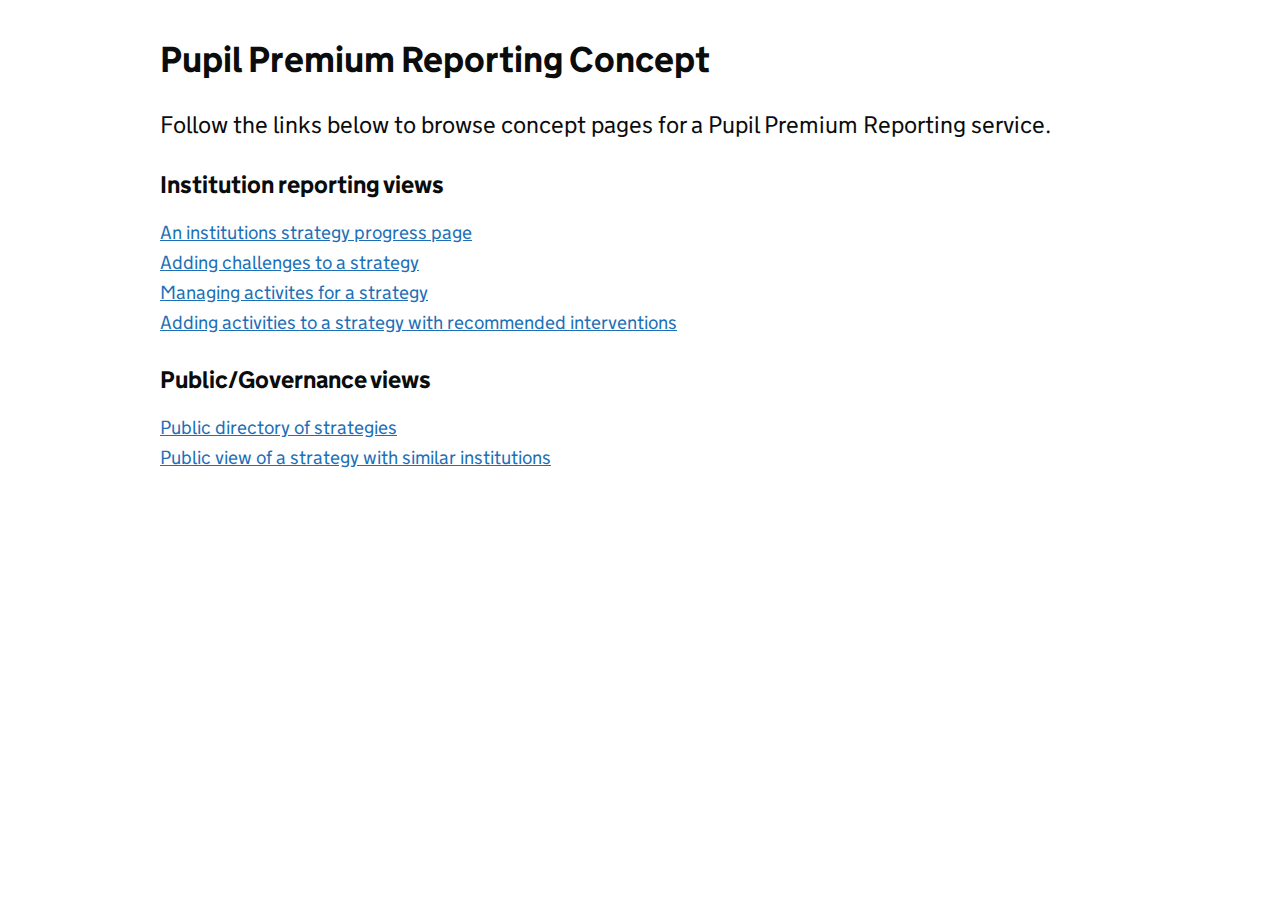
<file: index.html>
<!DOCTYPE html>
<html lang="en">
  <head>
    <meta charset="UTF-8" />
    <meta http-equiv="X-UA-Compatible" content="IE=edge" />
    <meta name="viewport" content="width=device-width, initial-scale=1.0" />
    <title>Pupil Premium Reporting Concept</title>
    <link rel="stylesheet" href="./stylesheets/govuk-frontend-4.2.0.min.css" />
  </head>
  <body class="govuk-template__body app-body-class">
    <div class="govuk-width-container app-width-container">
      <main class="govuk-main-wrapper" id="main-content" role="main">
        <div class="govuk-grid-row">
          <div class="govuk-grid-column-full">
            <h1 class="govuk-heading-l">Pupil Premium Reporting Concept</h1>
            <p class="govuk-body-l">
              Follow the links below to browse concept pages for a Pupil Premium
              Reporting service.
            </p>
            <h2 class="govuk-heading-m">Institution reporting views</h2>
            <ul class="govuk-list">
              <li>
                <a
                  class="govuk-link govuk-link--no-visited-state"
                  href="strategies-show.html"
                  >An institutions strategy progress page</a
                >
              </li>
              <li>
                <a
                  class="govuk-link govuk-link--no-visited-state"
                  href="challenges-index.html"
                  >Adding challenges to a strategy</a
                >
              </li>
              <li>
                <a
                  class="govuk-link govuk-link--no-visited-state"
                  href="activites-index.html"
                  >Managing activites for a strategy</a
                >
              </li>
              <li>
                <a
                  class="govuk-link govuk-link--no-visited-state"
                  href="activites-new.html"
                  >Adding activities to a strategy with recommended
                  interventions</a
                >
              </li>
            </ul>
            <h2 class="govuk-heading-m">Public/Governance views</h2>
            <ul class="govuk-list">
              <li>
                <a
                  class="govuk-link govuk-link--no-visited-state"
                  href="public-strategies-index.html"
                  >Public directory of strategies</a
                >
              </li>
              <li>
                <a
                  class="govuk-link govuk-link--no-visited-state"
                  href="public-strategies-show.html"
                  >Public view of a strategy with similar institutions</a
                >
              </li>
            </ul>
          </div>
        </div>
      </main>
    </div>
  </body>
</html>
</file>
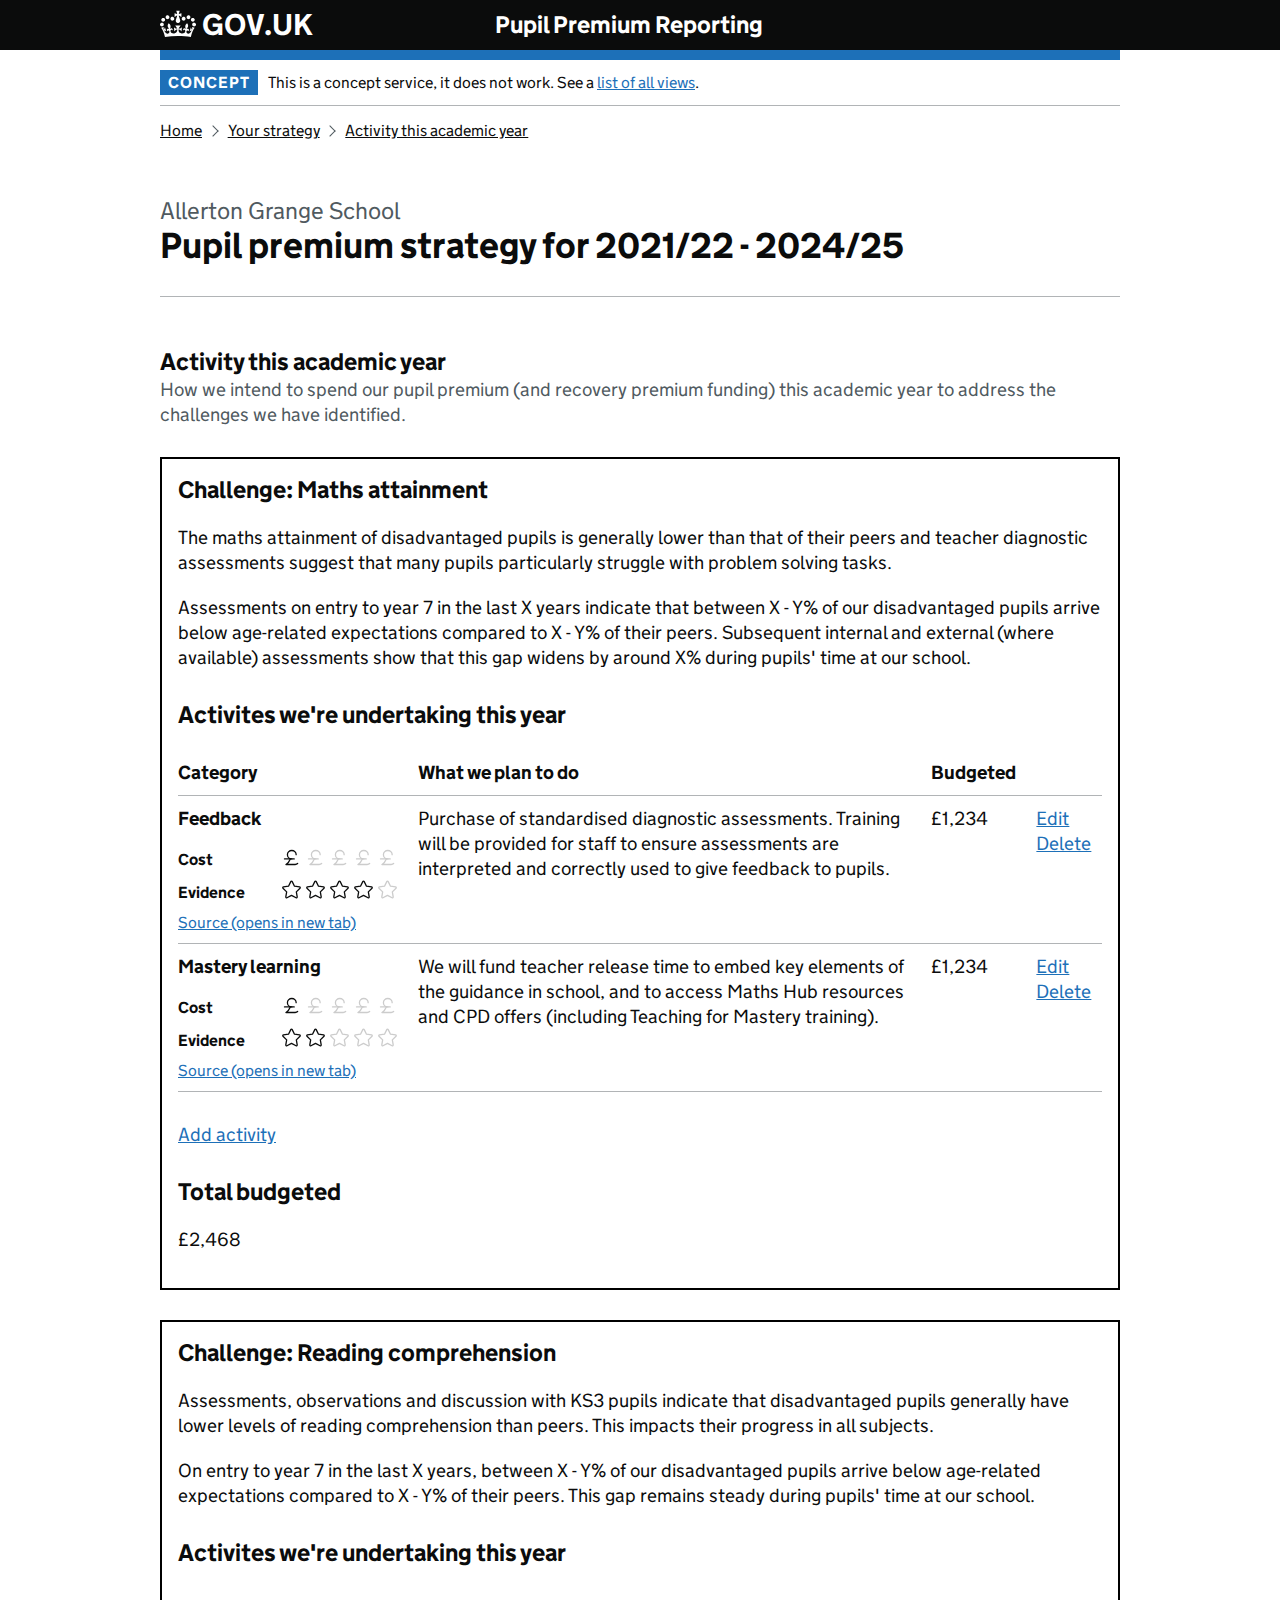
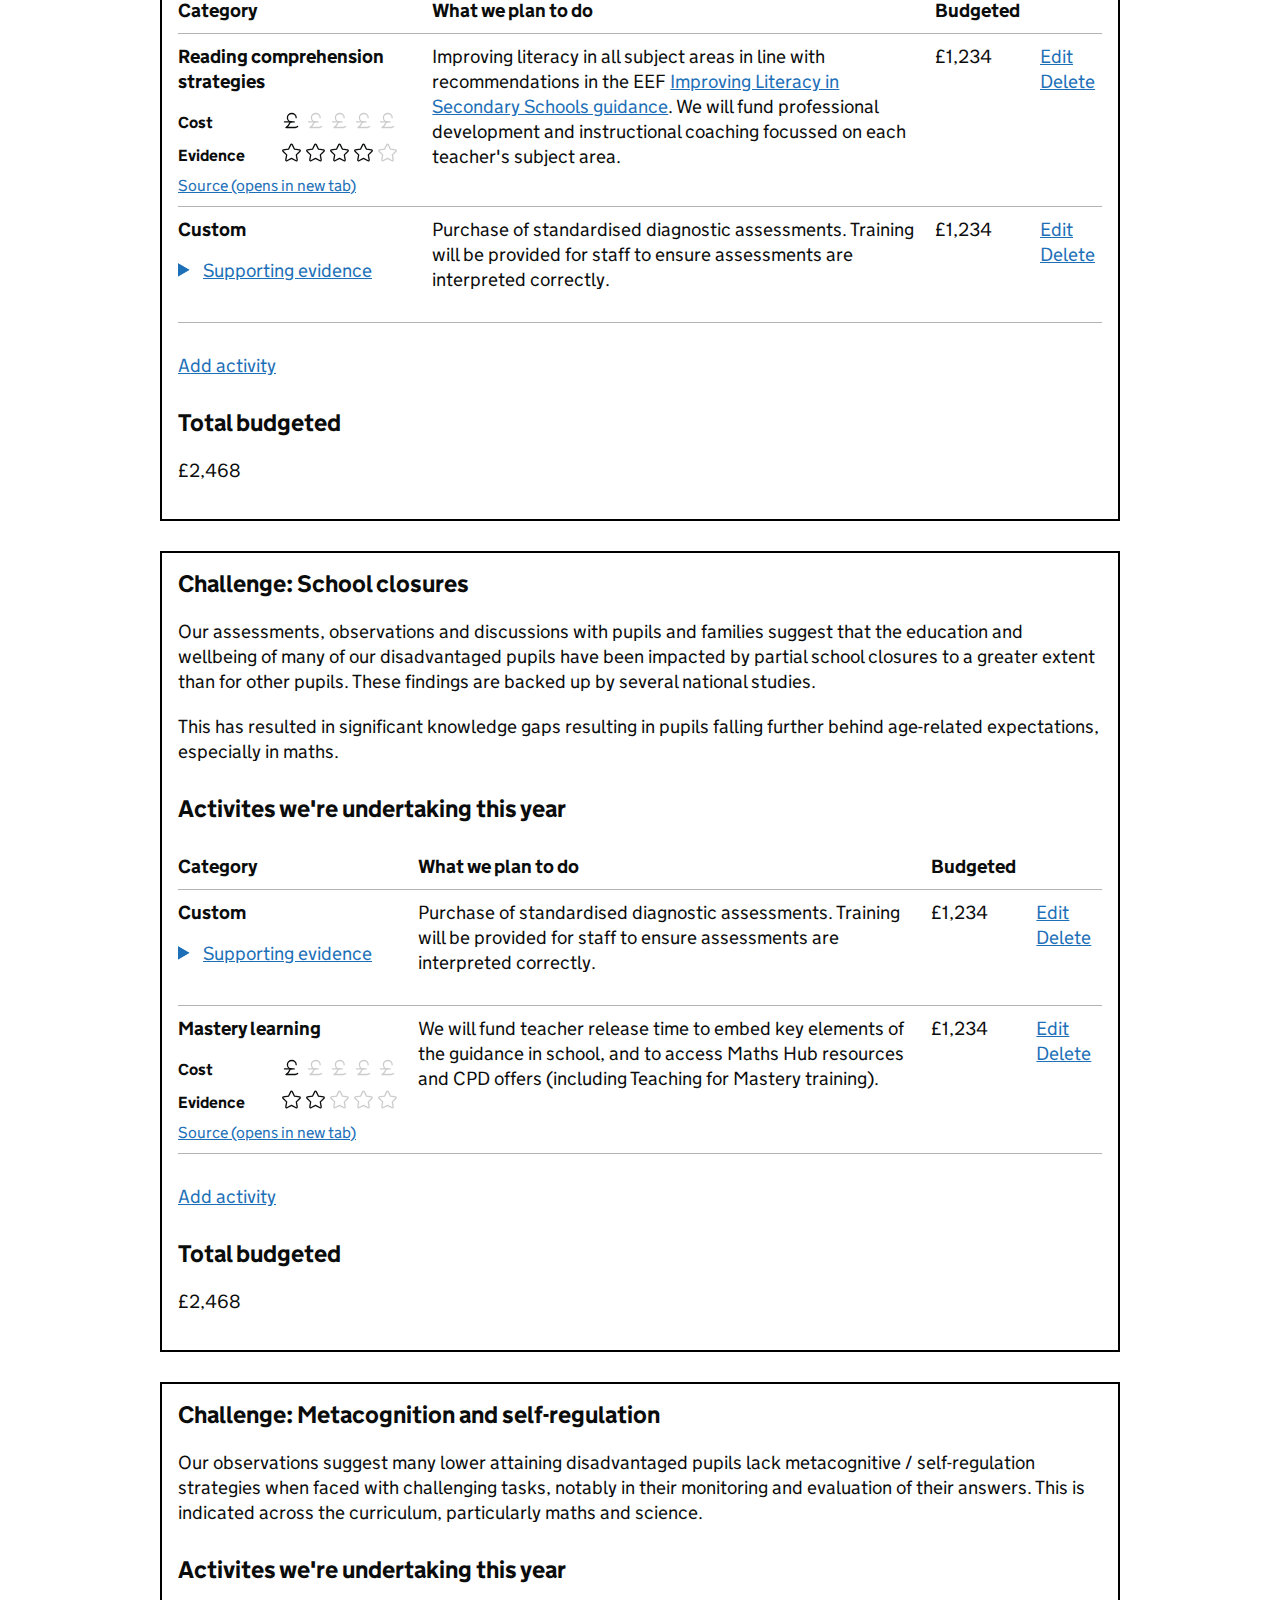
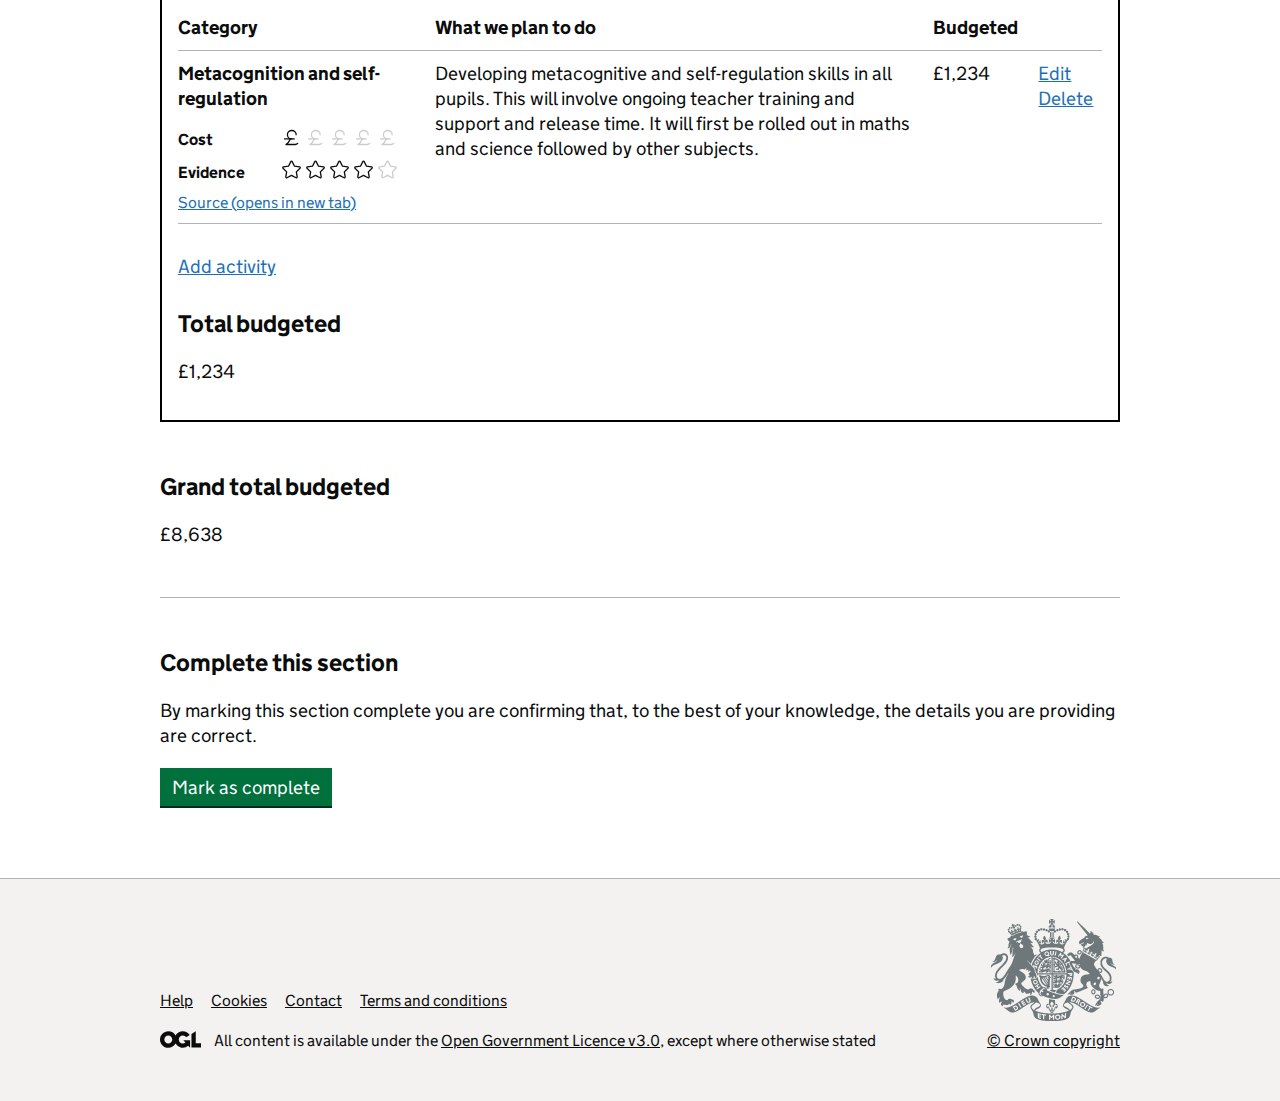
<file: activites-index.html>
<!DOCTYPE html>
<html lang="en" class="govuk-template app-html-class">
  <head>
    <meta charset="utf-8" />
    <title>Activities - Pupil Premium Reporting</title>
    <meta
      name="viewport"
      content="width=device-width, initial-scale=1, viewport-fit=cover"
    />
    <meta name="theme-color" content="blue" />

    <meta http-equiv="X-UA-Compatible" content="IE=edge" />

    <link
      rel="shortcut icon"
      sizes="16x16 32x32 48x48"
      href="./assets/images/favicon.ico"
      type="image/x-icon"
    />
    <link
      rel="mask-icon"
      href="./assets/images/govuk-mask-icon.svg"
      color="blue"
    />
    <link
      rel="apple-touch-icon"
      sizes="180x180"
      href="./assets/images/govuk-apple-touch-icon-180x180.png"
    />
    <link
      rel="apple-touch-icon"
      sizes="167x167"
      href="./assets/images/govuk-apple-touch-icon-167x167.png"
    />
    <link
      rel="apple-touch-icon"
      sizes="152x152"
      href="./assets/images/govuk-apple-touch-icon-152x152.png"
    />
    <link
      rel="apple-touch-icon"
      href="./assets/images/govuk-apple-touch-icon.png"
    />

    <link rel="stylesheet" href="./stylesheets/govuk-frontend-4.2.0.min.css" />
    <link rel="stylesheet" href="./stylesheets/custom.css" />
  </head>

  <body
    class="govuk-template__body app-body-class"
    data-test="My value"
    data-other="report:details"
  >
    <script>
      document.body.className = document.body.className
        ? document.body.className + " js-enabled"
        : "js-enabled";
    </script>
    <!-- <div
      class="govuk-cookie-banner"
      data-nosnippet
      role="region"
      aria-label="Cookies on [name of service]"
    >
      <div class="govuk-cookie-banner__message govuk-width-container">
        <div class="govuk-grid-row">
          <div class="govuk-grid-column-two-thirds">
            <h2 class="govuk-cookie-banner__heading govuk-heading-m">
              Cookies on [name of service]
            </h2>

            <div class="govuk-cookie-banner__content">
              <p class="govuk-body">
                We use some essential cookies to make this service work.
              </p>
              <p class="govuk-body">
                We'd also like to use analytics cookies so we can understand how
                you use the service and make improvements.
              </p>
            </div>
          </div>
        </div>

        <div class="govuk-button-group">
          <button
            value="accept"
            type="button"
            name="cookies"
            class="govuk-button"
            data-module="govuk-button"
          >
            Accept analytics cookies
          </button>
          <button
            value="reject"
            type="button"
            name="cookies"
            class="govuk-button"
            data-module="govuk-button"
          >
            Reject analytics cookies
          </button>
          <a class="govuk-link govuk-link--no-visited-state" href="#">View cookies</a>
        </div>
      </div>
    </div> -->

    <a
      href="#main-content"
      class="govuk-skip-link"
      data-module="govuk-skip-link"
      >Skip to main content</a
    >

    <header class="govuk-header" role="banner" data-module="govuk-header">
      <div class="govuk-header__container govuk-width-container">
        <div class="govuk-header__logo">
          <a href="#" class="govuk-header__link govuk-header__link--homepage">
            <span class="govuk-header__logotype">
              <!--[if gt IE 8]><!-->
              <svg
                aria-hidden="true"
                focusable="false"
                class="govuk-header__logotype-crown"
                xmlns="http://www.w3.org/2000/svg"
                viewBox="0 0 132 97"
                height="30"
                width="36"
              >
                <path
                  fill="currentColor"
                  fill-rule="evenodd"
                  d="M25 30.2c3.5 1.5 7.7-.2 9.1-3.7 1.5-3.6-.2-7.8-3.9-9.2-3.6-1.4-7.6.3-9.1 3.9-1.4 3.5.3 7.5 3.9 9zM9 39.5c3.6 1.5 7.8-.2 9.2-3.7 1.5-3.6-.2-7.8-3.9-9.1-3.6-1.5-7.6.2-9.1 3.8-1.4 3.5.3 7.5 3.8 9zM4.4 57.2c3.5 1.5 7.7-.2 9.1-3.8 1.5-3.6-.2-7.7-3.9-9.1-3.5-1.5-7.6.3-9.1 3.8-1.4 3.5.3 7.6 3.9 9.1zm38.3-21.4c3.5 1.5 7.7-.2 9.1-3.8 1.5-3.6-.2-7.7-3.9-9.1-3.6-1.5-7.6.3-9.1 3.8-1.3 3.6.4 7.7 3.9 9.1zm64.4-5.6c-3.6 1.5-7.8-.2-9.1-3.7-1.5-3.6.2-7.8 3.8-9.2 3.6-1.4 7.7.3 9.2 3.9 1.3 3.5-.4 7.5-3.9 9zm15.9 9.3c-3.6 1.5-7.7-.2-9.1-3.7-1.5-3.6.2-7.8 3.7-9.1 3.6-1.5 7.7.2 9.2 3.8 1.5 3.5-.3 7.5-3.8 9zm4.7 17.7c-3.6 1.5-7.8-.2-9.2-3.8-1.5-3.6.2-7.7 3.9-9.1 3.6-1.5 7.7.3 9.2 3.8 1.3 3.5-.4 7.6-3.9 9.1zM89.3 35.8c-3.6 1.5-7.8-.2-9.2-3.8-1.4-3.6.2-7.7 3.9-9.1 3.6-1.5 7.7.3 9.2 3.8 1.4 3.6-.3 7.7-3.9 9.1zM69.7 17.7l8.9 4.7V9.3l-8.9 2.8c-.2-.3-.5-.6-.9-.9L72.4 0H59.6l3.5 11.2c-.3.3-.6.5-.9.9l-8.8-2.8v13.1l8.8-4.7c.3.3.6.7.9.9l-5 15.4v.1c-.2.8-.4 1.6-.4 2.4 0 4.1 3.1 7.5 7 8.1h.2c.3 0 .7.1 1 .1.4 0 .7 0 1-.1h.2c4-.6 7.1-4.1 7.1-8.1 0-.8-.1-1.7-.4-2.4V34l-5.1-15.4c.4-.2.7-.6 1-.9zM66 92.8c16.9 0 32.8 1.1 47.1 3.2 4-16.9 8.9-26.7 14-33.5l-9.6-3.4c1 4.9 1.1 7.2 0 10.2-1.5-1.4-3-4.3-4.2-8.7L108.6 76c2.8-2 5-3.2 7.5-3.3-4.4 9.4-10 11.9-13.6 11.2-4.3-.8-6.3-4.6-5.6-7.9 1-4.7 5.7-5.9 8-.5 4.3-8.7-3-11.4-7.6-8.8 7.1-7.2 7.9-13.5 2.1-21.1-8 6.1-8.1 12.3-4.5 20.8-4.7-5.4-12.1-2.5-9.5 6.2 3.4-5.2 7.9-2 7.2 3.1-.6 4.3-6.4 7.8-13.5 7.2-10.3-.9-10.9-8-11.2-13.8 2.5-.5 7.1 1.8 11 7.3L80.2 60c-4.1 4.4-8 5.3-12.3 5.4 1.4-4.4 8-11.6 8-11.6H55.5s6.4 7.2 7.9 11.6c-4.2-.1-8-1-12.3-5.4l1.4 16.4c3.9-5.5 8.5-7.7 10.9-7.3-.3 5.8-.9 12.8-11.1 13.8-7.2.6-12.9-2.9-13.5-7.2-.7-5 3.8-8.3 7.1-3.1 2.7-8.7-4.6-11.6-9.4-6.2 3.7-8.5 3.6-14.7-4.6-20.8-5.8 7.6-5 13.9 2.2 21.1-4.7-2.6-11.9.1-7.7 8.8 2.3-5.5 7.1-4.2 8.1.5.7 3.3-1.3 7.1-5.7 7.9-3.5.7-9-1.8-13.5-11.2 2.5.1 4.7 1.3 7.5 3.3l-4.7-15.4c-1.2 4.4-2.7 7.2-4.3 8.7-1.1-3-.9-5.3 0-10.2l-9.5 3.4c5 6.9 9.9 16.7 14 33.5 14.8-2.1 30.8-3.2 47.7-3.2z"
                ></path>
              </svg>
              <!--<![endif]-->
              <!--[if IE 8]>
                <img
                  src="./assets/images/govuk-logotype-crown.png"
                  class="govuk-header__logotype-crown-fallback-image"
                  width="36"
                  height="32"
                />
              <![endif]-->
              <span class="govuk-header__logotype-text"> GOV.UK </span>
            </span>
          </a>
        </div>
        <div class="govuk-header__content">
          <a href="#" class="govuk-header__link govuk-header__service-name">
            Pupil Premium Reporting
          </a>
        </div>
      </div>
    </header>

    <div class="govuk-width-container app-width-container">
      <div class="govuk-phase-banner">
        <p class="govuk-phase-banner__content">
          <strong class="govuk-tag govuk-phase-banner__content__tag">
            concept
          </strong>
          <span class="govuk-phase-banner__text">
            This is a concept service, it does not work. See a
            <a href="index.html" class="govuk-link govuk-link--no-visited-state"
              >list of all views</a
            >.
          </span>
        </p>
      </div>

      <div class="govuk-breadcrumbs">
        <ol class="govuk-breadcrumbs__list">
          <li class="govuk-breadcrumbs__list-item">
            <a class="govuk-breadcrumbs__link" href="index.html">Home</a>
          </li>
          <li class="govuk-breadcrumbs__list-item">
            <a class="govuk-breadcrumbs__link" href="strategies-show.html"
              >Your strategy</a
            >
          </li>
          <li class="govuk-breadcrumbs__list-item">
            <a class="govuk-breadcrumbs__link" href="#"
              >Activity this academic year</a
            >
          </li>
        </ol>
      </div>

      <!-- <a href="index.html" class="govuk-back-link">Back</a> -->

      <main class="govuk-main-wrapper" id="main-content" role="main">
        <div class="govuk-grid-row">
          <div class="govuk-grid-column-full govuk-!-margin-bottom-4">
            <span class="govuk-caption-l">Allerton Grange School</span>
            <h1 class="govuk-heading-l">
              Pupil premium strategy for 2021/22 - 2024/25
            </h1>

            <hr
              class="govuk-section-break govuk-section-break--l govuk-section-break--visible"
            />
          </div>
        </div>

        <div class="govuk-grid-row">
          <div class="govuk-grid-column-full">
            <fieldset class="govuk-fieldset">
              <legend class="govuk-fieldset__legend govuk-fieldset__legend--m">
                <h1 class="govuk-fieldset__heading">
                  Activity this academic year
                </h1>
                <div class="govuk-hint">
                  How we intend to spend our pupil premium (and recovery premium
                  funding) this academic year to address the challenges we have
                  identified.
                </div>
              </legend>
            </fieldset>

            <section class="activity-container govuk-!-margin-bottom-6">
              <h3 class="govuk-heading-m">Challenge: Maths attainment</h3>

              <p class="govuk-body">
                The maths attainment of disadvantaged pupils is generally lower
                than that of their peers and teacher diagnostic assessments
                suggest that many pupils particularly struggle with problem
                solving tasks.
              </p>
              <p class="govuk-body">
                Assessments on entry to year 7 in the last X years indicate that
                between X - Y% of our disadvantaged pupils arrive below
                age-related expectations compared to X - Y% of their peers.
                Subsequent internal and external (where available) assessments
                show that this gap widens by around X% during pupils' time at
                our school.
              </p>

              <h2 class="govuk-heading-m">
                Activites we're undertaking this year
              </h2>

              <table class="govuk-table">
                <thead class="govuk-table__head">
                  <tr class="govuk-table__row">
                    <th scope="col" class="govuk-table__header">Category</th>
                    <th scope="col" class="govuk-table__header">
                      What we plan to do
                    </th>
                    <th scope="col" class="govuk-table__header">Budgeted</th>
                    <th scope="col" class="govuk-table__header"></th>
                  </tr>
                </thead>
                <tbody class="govuk-table__body">
                  <tr class="govuk-table__row">
                    <th scope="row" class="govuk-table__header">
                      <strong>Feedback</strong>
                      <div class="evidence">
                        <div class="evidence-row">
                          <strong>Cost</strong>
                          <div class="icons">
                            <svg
                              width="21"
                              height="21"
                              stroke-width="1.5"
                              viewBox="0 0 24 24"
                              fill="none"
                              xmlns="http://www.w3.org/2000/svg"
                            >
                              <path
                                d="M10.6667 13.6C9.55558 16.2666 7.88891 18.9333 5.66669 20H16.2222C16.2222 20 17.8889 20 19 18.9333"
                                stroke="currentColor"
                                stroke-linecap="round"
                                stroke-linejoin="round"
                              />
                              <path
                                d="M15.1111 13.6H4"
                                stroke="currentColor"
                                stroke-linecap="round"
                                stroke-linejoin="round"
                              />
                              <path
                                d="M17.3333 8.8C17.3333 6.14903 15.0947 4 12.3333 4C9.57189 4 7.33331 6.14903 7.33331 8.8C7.33331 11.451 9.57189 13.6 12.3333 13.6"
                                stroke="currentColor"
                                stroke-linecap="round"
                                stroke-linejoin="round"
                              />
                            </svg>
                            <span class="icons-faded">
                              <svg
                                width="21"
                                height="21"
                                stroke-width="1.5"
                                viewBox="0 0 24 24"
                                fill="none"
                                xmlns="http://www.w3.org/2000/svg"
                              >
                                <path
                                  d="M10.6667 13.6C9.55558 16.2666 7.88891 18.9333 5.66669 20H16.2222C16.2222 20 17.8889 20 19 18.9333"
                                  stroke="currentColor"
                                  stroke-linecap="round"
                                  stroke-linejoin="round"
                                />
                                <path
                                  d="M15.1111 13.6H4"
                                  stroke="currentColor"
                                  stroke-linecap="round"
                                  stroke-linejoin="round"
                                />
                                <path
                                  d="M17.3333 8.8C17.3333 6.14903 15.0947 4 12.3333 4C9.57189 4 7.33331 6.14903 7.33331 8.8C7.33331 11.451 9.57189 13.6 12.3333 13.6"
                                  stroke="currentColor"
                                  stroke-linecap="round"
                                  stroke-linejoin="round"
                                />
                              </svg>
                              <svg
                                width="21"
                                height="21"
                                stroke-width="1.5"
                                viewBox="0 0 24 24"
                                fill="none"
                                xmlns="http://www.w3.org/2000/svg"
                              >
                                <path
                                  d="M10.6667 13.6C9.55558 16.2666 7.88891 18.9333 5.66669 20H16.2222C16.2222 20 17.8889 20 19 18.9333"
                                  stroke="currentColor"
                                  stroke-linecap="round"
                                  stroke-linejoin="round"
                                />
                                <path
                                  d="M15.1111 13.6H4"
                                  stroke="currentColor"
                                  stroke-linecap="round"
                                  stroke-linejoin="round"
                                />
                                <path
                                  d="M17.3333 8.8C17.3333 6.14903 15.0947 4 12.3333 4C9.57189 4 7.33331 6.14903 7.33331 8.8C7.33331 11.451 9.57189 13.6 12.3333 13.6"
                                  stroke="currentColor"
                                  stroke-linecap="round"
                                  stroke-linejoin="round"
                                />
                              </svg>
                              <svg
                                width="21"
                                height="21"
                                stroke-width="1.5"
                                viewBox="0 0 24 24"
                                fill="none"
                                xmlns="http://www.w3.org/2000/svg"
                              >
                                <path
                                  d="M10.6667 13.6C9.55558 16.2666 7.88891 18.9333 5.66669 20H16.2222C16.2222 20 17.8889 20 19 18.9333"
                                  stroke="currentColor"
                                  stroke-linecap="round"
                                  stroke-linejoin="round"
                                />
                                <path
                                  d="M15.1111 13.6H4"
                                  stroke="currentColor"
                                  stroke-linecap="round"
                                  stroke-linejoin="round"
                                />
                                <path
                                  d="M17.3333 8.8C17.3333 6.14903 15.0947 4 12.3333 4C9.57189 4 7.33331 6.14903 7.33331 8.8C7.33331 11.451 9.57189 13.6 12.3333 13.6"
                                  stroke="currentColor"
                                  stroke-linecap="round"
                                  stroke-linejoin="round"
                                />
                              </svg>
                              <svg
                                width="21"
                                height="21"
                                stroke-width="1.5"
                                viewBox="0 0 24 24"
                                fill="none"
                                xmlns="http://www.w3.org/2000/svg"
                              >
                                <path
                                  d="M10.6667 13.6C9.55558 16.2666 7.88891 18.9333 5.66669 20H16.2222C16.2222 20 17.8889 20 19 18.9333"
                                  stroke="currentColor"
                                  stroke-linecap="round"
                                  stroke-linejoin="round"
                                />
                                <path
                                  d="M15.1111 13.6H4"
                                  stroke="currentColor"
                                  stroke-linecap="round"
                                  stroke-linejoin="round"
                                />
                                <path
                                  d="M17.3333 8.8C17.3333 6.14903 15.0947 4 12.3333 4C9.57189 4 7.33331 6.14903 7.33331 8.8C7.33331 11.451 9.57189 13.6 12.3333 13.6"
                                  stroke="currentColor"
                                  stroke-linecap="round"
                                  stroke-linejoin="round"
                                />
                              </svg>
                            </span>
                          </div>
                        </div>

                        <div class="evidence-row">
                          <strong>Evidence</strong>
                          <div>
                            <svg
                              width="21"
                              height="21"
                              stroke-width="1.5"
                              viewBox="0 0 24 24"
                              fill="none"
                              xmlns="http://www.w3.org/2000/svg"
                            >
                              <path
                                d="M8.58737 8.23597L11.1849 3.00376C11.5183 2.33208 12.4817 2.33208 12.8151 3.00376L15.4126 8.23597L21.2215 9.08017C21.9668 9.18848 22.2638 10.0994 21.7243 10.6219L17.5217 14.6918L18.5135 20.4414C18.6409 21.1798 17.8614 21.7428 17.1945 21.3941L12 18.678L6.80547 21.3941C6.1386 21.7428 5.35909 21.1798 5.48645 20.4414L6.47825 14.6918L2.27575 10.6219C1.73617 10.0994 2.03322 9.18848 2.77852 9.08017L8.58737 8.23597Z"
                                stroke="currentColor"
                                stroke-linecap="round"
                                stroke-linejoin="round"
                              />
                            </svg>
                            <svg
                              width="21"
                              height="21"
                              stroke-width="1.5"
                              viewBox="0 0 24 24"
                              fill="none"
                              xmlns="http://www.w3.org/2000/svg"
                            >
                              <path
                                d="M8.58737 8.23597L11.1849 3.00376C11.5183 2.33208 12.4817 2.33208 12.8151 3.00376L15.4126 8.23597L21.2215 9.08017C21.9668 9.18848 22.2638 10.0994 21.7243 10.6219L17.5217 14.6918L18.5135 20.4414C18.6409 21.1798 17.8614 21.7428 17.1945 21.3941L12 18.678L6.80547 21.3941C6.1386 21.7428 5.35909 21.1798 5.48645 20.4414L6.47825 14.6918L2.27575 10.6219C1.73617 10.0994 2.03322 9.18848 2.77852 9.08017L8.58737 8.23597Z"
                                stroke="currentColor"
                                stroke-linecap="round"
                                stroke-linejoin="round"
                              />
                            </svg>
                            <svg
                              width="21"
                              height="21"
                              stroke-width="1.5"
                              viewBox="0 0 24 24"
                              fill="none"
                              xmlns="http://www.w3.org/2000/svg"
                            >
                              <path
                                d="M8.58737 8.23597L11.1849 3.00376C11.5183 2.33208 12.4817 2.33208 12.8151 3.00376L15.4126 8.23597L21.2215 9.08017C21.9668 9.18848 22.2638 10.0994 21.7243 10.6219L17.5217 14.6918L18.5135 20.4414C18.6409 21.1798 17.8614 21.7428 17.1945 21.3941L12 18.678L6.80547 21.3941C6.1386 21.7428 5.35909 21.1798 5.48645 20.4414L6.47825 14.6918L2.27575 10.6219C1.73617 10.0994 2.03322 9.18848 2.77852 9.08017L8.58737 8.23597Z"
                                stroke="currentColor"
                                stroke-linecap="round"
                                stroke-linejoin="round"
                              />
                            </svg>
                            <svg
                              width="21"
                              height="21"
                              stroke-width="1.5"
                              viewBox="0 0 24 24"
                              fill="none"
                              xmlns="http://www.w3.org/2000/svg"
                            >
                              <path
                                d="M8.58737 8.23597L11.1849 3.00376C11.5183 2.33208 12.4817 2.33208 12.8151 3.00376L15.4126 8.23597L21.2215 9.08017C21.9668 9.18848 22.2638 10.0994 21.7243 10.6219L17.5217 14.6918L18.5135 20.4414C18.6409 21.1798 17.8614 21.7428 17.1945 21.3941L12 18.678L6.80547 21.3941C6.1386 21.7428 5.35909 21.1798 5.48645 20.4414L6.47825 14.6918L2.27575 10.6219C1.73617 10.0994 2.03322 9.18848 2.77852 9.08017L8.58737 8.23597Z"
                                stroke="currentColor"
                                stroke-linecap="round"
                                stroke-linejoin="round"
                              />
                            </svg>

                            <span class="icons-faded">
                              <svg
                                width="21"
                                height="21"
                                stroke-width="1.5"
                                viewBox="0 0 24 24"
                                fill="none"
                                xmlns="http://www.w3.org/2000/svg"
                              >
                                <path
                                  d="M8.58737 8.23597L11.1849 3.00376C11.5183 2.33208 12.4817 2.33208 12.8151 3.00376L15.4126 8.23597L21.2215 9.08017C21.9668 9.18848 22.2638 10.0994 21.7243 10.6219L17.5217 14.6918L18.5135 20.4414C18.6409 21.1798 17.8614 21.7428 17.1945 21.3941L12 18.678L6.80547 21.3941C6.1386 21.7428 5.35909 21.1798 5.48645 20.4414L6.47825 14.6918L2.27575 10.6219C1.73617 10.0994 2.03322 9.18848 2.77852 9.08017L8.58737 8.23597Z"
                                  stroke="currentColor"
                                  stroke-linecap="round"
                                  stroke-linejoin="round"
                                />
                              </svg>
                            </span>
                          </div>
                        </div>

                        <a
                          href="https://educationendowmentfoundation.org.uk/education-evidence/teaching-learning-toolkit/feedback"
                          class="govuk-link govuk-link--no-visited-state"
                          rel="noreferrer noopener"
                          target="_blank"
                          >Source (opens in new tab)</a
                        >
                      </div>
                    </th>
                    <td class="govuk-table__cell">
                      <p class="govuk-body">
                        Purchase of standardised diagnostic assessments.
                        Training will be provided for staff to ensure
                        assessments are interpreted and correctly used to give
                        feedback to pupils.
                      </p>
                    </td>
                    <td class="govuk-table__cell">£1,234</td>
                    <td class="govuk-table__cell">
                      <a
                        class="govuk-link govuk-link--no-visited-state"
                        href="#"
                      >
                        Edit
                      </a>
                      <a
                        class="govuk-link govuk-link--no-visited-state"
                        href="#"
                      >
                        Delete
                      </a>
                    </td>
                  </tr>
                  <tr class="govuk-table__row">
                    <th scope="row" class="govuk-table__header">
                      <strong>Mastery learning</strong>
                      <div class="evidence">
                        <div class="evidence-row">
                          <strong>Cost</strong>
                          <div class="icons">
                            <svg
                              width="21"
                              height="21"
                              stroke-width="1.5"
                              viewBox="0 0 24 24"
                              fill="none"
                              xmlns="http://www.w3.org/2000/svg"
                            >
                              <path
                                d="M10.6667 13.6C9.55558 16.2666 7.88891 18.9333 5.66669 20H16.2222C16.2222 20 17.8889 20 19 18.9333"
                                stroke="currentColor"
                                stroke-linecap="round"
                                stroke-linejoin="round"
                              />
                              <path
                                d="M15.1111 13.6H4"
                                stroke="currentColor"
                                stroke-linecap="round"
                                stroke-linejoin="round"
                              />
                              <path
                                d="M17.3333 8.8C17.3333 6.14903 15.0947 4 12.3333 4C9.57189 4 7.33331 6.14903 7.33331 8.8C7.33331 11.451 9.57189 13.6 12.3333 13.6"
                                stroke="currentColor"
                                stroke-linecap="round"
                                stroke-linejoin="round"
                              />
                            </svg>
                            <span class="icons-faded">
                              <svg
                                width="21"
                                height="21"
                                stroke-width="1.5"
                                viewBox="0 0 24 24"
                                fill="none"
                                xmlns="http://www.w3.org/2000/svg"
                              >
                                <path
                                  d="M10.6667 13.6C9.55558 16.2666 7.88891 18.9333 5.66669 20H16.2222C16.2222 20 17.8889 20 19 18.9333"
                                  stroke="currentColor"
                                  stroke-linecap="round"
                                  stroke-linejoin="round"
                                />
                                <path
                                  d="M15.1111 13.6H4"
                                  stroke="currentColor"
                                  stroke-linecap="round"
                                  stroke-linejoin="round"
                                />
                                <path
                                  d="M17.3333 8.8C17.3333 6.14903 15.0947 4 12.3333 4C9.57189 4 7.33331 6.14903 7.33331 8.8C7.33331 11.451 9.57189 13.6 12.3333 13.6"
                                  stroke="currentColor"
                                  stroke-linecap="round"
                                  stroke-linejoin="round"
                                />
                              </svg>
                              <svg
                                width="21"
                                height="21"
                                stroke-width="1.5"
                                viewBox="0 0 24 24"
                                fill="none"
                                xmlns="http://www.w3.org/2000/svg"
                              >
                                <path
                                  d="M10.6667 13.6C9.55558 16.2666 7.88891 18.9333 5.66669 20H16.2222C16.2222 20 17.8889 20 19 18.9333"
                                  stroke="currentColor"
                                  stroke-linecap="round"
                                  stroke-linejoin="round"
                                />
                                <path
                                  d="M15.1111 13.6H4"
                                  stroke="currentColor"
                                  stroke-linecap="round"
                                  stroke-linejoin="round"
                                />
                                <path
                                  d="M17.3333 8.8C17.3333 6.14903 15.0947 4 12.3333 4C9.57189 4 7.33331 6.14903 7.33331 8.8C7.33331 11.451 9.57189 13.6 12.3333 13.6"
                                  stroke="currentColor"
                                  stroke-linecap="round"
                                  stroke-linejoin="round"
                                />
                              </svg>
                              <svg
                                width="21"
                                height="21"
                                stroke-width="1.5"
                                viewBox="0 0 24 24"
                                fill="none"
                                xmlns="http://www.w3.org/2000/svg"
                              >
                                <path
                                  d="M10.6667 13.6C9.55558 16.2666 7.88891 18.9333 5.66669 20H16.2222C16.2222 20 17.8889 20 19 18.9333"
                                  stroke="currentColor"
                                  stroke-linecap="round"
                                  stroke-linejoin="round"
                                />
                                <path
                                  d="M15.1111 13.6H4"
                                  stroke="currentColor"
                                  stroke-linecap="round"
                                  stroke-linejoin="round"
                                />
                                <path
                                  d="M17.3333 8.8C17.3333 6.14903 15.0947 4 12.3333 4C9.57189 4 7.33331 6.14903 7.33331 8.8C7.33331 11.451 9.57189 13.6 12.3333 13.6"
                                  stroke="currentColor"
                                  stroke-linecap="round"
                                  stroke-linejoin="round"
                                />
                              </svg>
                              <svg
                                width="21"
                                height="21"
                                stroke-width="1.5"
                                viewBox="0 0 24 24"
                                fill="none"
                                xmlns="http://www.w3.org/2000/svg"
                              >
                                <path
                                  d="M10.6667 13.6C9.55558 16.2666 7.88891 18.9333 5.66669 20H16.2222C16.2222 20 17.8889 20 19 18.9333"
                                  stroke="currentColor"
                                  stroke-linecap="round"
                                  stroke-linejoin="round"
                                />
                                <path
                                  d="M15.1111 13.6H4"
                                  stroke="currentColor"
                                  stroke-linecap="round"
                                  stroke-linejoin="round"
                                />
                                <path
                                  d="M17.3333 8.8C17.3333 6.14903 15.0947 4 12.3333 4C9.57189 4 7.33331 6.14903 7.33331 8.8C7.33331 11.451 9.57189 13.6 12.3333 13.6"
                                  stroke="currentColor"
                                  stroke-linecap="round"
                                  stroke-linejoin="round"
                                />
                              </svg>
                            </span>
                          </div>
                        </div>

                        <div class="evidence-row">
                          <strong>Evidence</strong>
                          <div>
                            <svg
                              width="21"
                              height="21"
                              stroke-width="1.5"
                              viewBox="0 0 24 24"
                              fill="none"
                              xmlns="http://www.w3.org/2000/svg"
                            >
                              <path
                                d="M8.58737 8.23597L11.1849 3.00376C11.5183 2.33208 12.4817 2.33208 12.8151 3.00376L15.4126 8.23597L21.2215 9.08017C21.9668 9.18848 22.2638 10.0994 21.7243 10.6219L17.5217 14.6918L18.5135 20.4414C18.6409 21.1798 17.8614 21.7428 17.1945 21.3941L12 18.678L6.80547 21.3941C6.1386 21.7428 5.35909 21.1798 5.48645 20.4414L6.47825 14.6918L2.27575 10.6219C1.73617 10.0994 2.03322 9.18848 2.77852 9.08017L8.58737 8.23597Z"
                                stroke="currentColor"
                                stroke-linecap="round"
                                stroke-linejoin="round"
                              />
                            </svg>
                            <svg
                              width="21"
                              height="21"
                              stroke-width="1.5"
                              viewBox="0 0 24 24"
                              fill="none"
                              xmlns="http://www.w3.org/2000/svg"
                            >
                              <path
                                d="M8.58737 8.23597L11.1849 3.00376C11.5183 2.33208 12.4817 2.33208 12.8151 3.00376L15.4126 8.23597L21.2215 9.08017C21.9668 9.18848 22.2638 10.0994 21.7243 10.6219L17.5217 14.6918L18.5135 20.4414C18.6409 21.1798 17.8614 21.7428 17.1945 21.3941L12 18.678L6.80547 21.3941C6.1386 21.7428 5.35909 21.1798 5.48645 20.4414L6.47825 14.6918L2.27575 10.6219C1.73617 10.0994 2.03322 9.18848 2.77852 9.08017L8.58737 8.23597Z"
                                stroke="currentColor"
                                stroke-linecap="round"
                                stroke-linejoin="round"
                              />
                            </svg>
                            <span class="icons-faded">
                              <svg
                                width="21"
                                height="21"
                                stroke-width="1.5"
                                viewBox="0 0 24 24"
                                fill="none"
                                xmlns="http://www.w3.org/2000/svg"
                              >
                                <path
                                  d="M8.58737 8.23597L11.1849 3.00376C11.5183 2.33208 12.4817 2.33208 12.8151 3.00376L15.4126 8.23597L21.2215 9.08017C21.9668 9.18848 22.2638 10.0994 21.7243 10.6219L17.5217 14.6918L18.5135 20.4414C18.6409 21.1798 17.8614 21.7428 17.1945 21.3941L12 18.678L6.80547 21.3941C6.1386 21.7428 5.35909 21.1798 5.48645 20.4414L6.47825 14.6918L2.27575 10.6219C1.73617 10.0994 2.03322 9.18848 2.77852 9.08017L8.58737 8.23597Z"
                                  stroke="currentColor"
                                  stroke-linecap="round"
                                  stroke-linejoin="round"
                                />
                              </svg>
                              <svg
                                width="21"
                                height="21"
                                stroke-width="1.5"
                                viewBox="0 0 24 24"
                                fill="none"
                                xmlns="http://www.w3.org/2000/svg"
                              >
                                <path
                                  d="M8.58737 8.23597L11.1849 3.00376C11.5183 2.33208 12.4817 2.33208 12.8151 3.00376L15.4126 8.23597L21.2215 9.08017C21.9668 9.18848 22.2638 10.0994 21.7243 10.6219L17.5217 14.6918L18.5135 20.4414C18.6409 21.1798 17.8614 21.7428 17.1945 21.3941L12 18.678L6.80547 21.3941C6.1386 21.7428 5.35909 21.1798 5.48645 20.4414L6.47825 14.6918L2.27575 10.6219C1.73617 10.0994 2.03322 9.18848 2.77852 9.08017L8.58737 8.23597Z"
                                  stroke="currentColor"
                                  stroke-linecap="round"
                                  stroke-linejoin="round"
                                />
                              </svg>
                              <svg
                                width="21"
                                height="21"
                                stroke-width="1.5"
                                viewBox="0 0 24 24"
                                fill="none"
                                xmlns="http://www.w3.org/2000/svg"
                              >
                                <path
                                  d="M8.58737 8.23597L11.1849 3.00376C11.5183 2.33208 12.4817 2.33208 12.8151 3.00376L15.4126 8.23597L21.2215 9.08017C21.9668 9.18848 22.2638 10.0994 21.7243 10.6219L17.5217 14.6918L18.5135 20.4414C18.6409 21.1798 17.8614 21.7428 17.1945 21.3941L12 18.678L6.80547 21.3941C6.1386 21.7428 5.35909 21.1798 5.48645 20.4414L6.47825 14.6918L2.27575 10.6219C1.73617 10.0994 2.03322 9.18848 2.77852 9.08017L8.58737 8.23597Z"
                                  stroke="currentColor"
                                  stroke-linecap="round"
                                  stroke-linejoin="round"
                                />
                              </svg>
                            </span>
                          </div>
                        </div>

                        <a
                          href="https://educationendowmentfoundation.org.uk/education-evidence/teaching-learning-toolkit/mastery-learning"
                          class="govuk-link govuk-link--no-visited-state"
                          rel="noreferrer noopener"
                          target="_blank"
                          >Source (opens in new tab)</a
                        >
                      </div>
                    </th>
                    <td class="govuk-table__cell">
                      <p class="govuk-body">
                        We will fund teacher release time to embed key elements
                        of the guidance in school, and to access Maths Hub
                        resources and CPD offers (including Teaching for Mastery
                        training).
                      </p>
                    </td>
                    <td class="govuk-table__cell">£1,234</td>
                    <td class="govuk-table__cell">
                      <a
                        class="govuk-link govuk-link--no-visited-state"
                        href="#"
                      >
                        Edit
                      </a>
                      <a
                        class="govuk-link govuk-link--no-visited-state"
                        href="#"
                      >
                        Delete
                      </a>
                    </td>
                  </tr>
                </tbody>
              </table>

              <p class="govuk-body">
                <a
                  href="activites-new.html"
                  class="govuk-link govuk-link--no-visited-state"
                  >Add activity</a
                >
              </p>

              <h2 class="govuk-heading-m">Total budgeted</h2>
              <p class="govuk-body">£2,468</p>
            </section>

            <section class="activity-container govuk-!-margin-bottom-6">
              <h3 class="govuk-heading-m">Challenge: Reading comprehension</h3>

              <p class="govuk-body">
                Assessments, observations and discussion with KS3 pupils
                indicate that disadvantaged pupils generally have lower levels
                of reading comprehension than peers. This impacts their progress
                in all subjects.
              </p>
              <p class="govuk-body">
                On entry to year 7 in the last X years, between X - Y% of our
                disadvantaged pupils arrive below age-related expectations
                compared to X - Y% of their peers. This gap remains steady
                during pupils' time at our school.
              </p>

              <h2 class="govuk-heading-m">
                Activites we're undertaking this year
              </h2>

              <table class="govuk-table">
                <thead class="govuk-table__head">
                  <tr class="govuk-table__row">
                    <th scope="col" class="govuk-table__header">Category</th>
                    <th scope="col" class="govuk-table__header">
                      What we plan to do
                    </th>
                    <th scope="col" class="govuk-table__header">Budgeted</th>
                    <th scope="col" class="govuk-table__header"></th>
                  </tr>
                </thead>
                <tbody class="govuk-table__body">
                  <tr class="govuk-table__row">
                    <th scope="row" class="govuk-table__header">
                      <strong>Reading comprehension strategies</strong>
                      <div class="evidence">
                        <div class="evidence-row">
                          <strong>Cost</strong>
                          <div class="icons">
                            <svg
                              width="21"
                              height="21"
                              stroke-width="1.5"
                              viewBox="0 0 24 24"
                              fill="none"
                              xmlns="http://www.w3.org/2000/svg"
                            >
                              <path
                                d="M10.6667 13.6C9.55558 16.2666 7.88891 18.9333 5.66669 20H16.2222C16.2222 20 17.8889 20 19 18.9333"
                                stroke="currentColor"
                                stroke-linecap="round"
                                stroke-linejoin="round"
                              />
                              <path
                                d="M15.1111 13.6H4"
                                stroke="currentColor"
                                stroke-linecap="round"
                                stroke-linejoin="round"
                              />
                              <path
                                d="M17.3333 8.8C17.3333 6.14903 15.0947 4 12.3333 4C9.57189 4 7.33331 6.14903 7.33331 8.8C7.33331 11.451 9.57189 13.6 12.3333 13.6"
                                stroke="currentColor"
                                stroke-linecap="round"
                                stroke-linejoin="round"
                              />
                            </svg>
                            <span class="icons-faded">
                              <svg
                                width="21"
                                height="21"
                                stroke-width="1.5"
                                viewBox="0 0 24 24"
                                fill="none"
                                xmlns="http://www.w3.org/2000/svg"
                              >
                                <path
                                  d="M10.6667 13.6C9.55558 16.2666 7.88891 18.9333 5.66669 20H16.2222C16.2222 20 17.8889 20 19 18.9333"
                                  stroke="currentColor"
                                  stroke-linecap="round"
                                  stroke-linejoin="round"
                                />
                                <path
                                  d="M15.1111 13.6H4"
                                  stroke="currentColor"
                                  stroke-linecap="round"
                                  stroke-linejoin="round"
                                />
                                <path
                                  d="M17.3333 8.8C17.3333 6.14903 15.0947 4 12.3333 4C9.57189 4 7.33331 6.14903 7.33331 8.8C7.33331 11.451 9.57189 13.6 12.3333 13.6"
                                  stroke="currentColor"
                                  stroke-linecap="round"
                                  stroke-linejoin="round"
                                />
                              </svg>
                              <svg
                                width="21"
                                height="21"
                                stroke-width="1.5"
                                viewBox="0 0 24 24"
                                fill="none"
                                xmlns="http://www.w3.org/2000/svg"
                              >
                                <path
                                  d="M10.6667 13.6C9.55558 16.2666 7.88891 18.9333 5.66669 20H16.2222C16.2222 20 17.8889 20 19 18.9333"
                                  stroke="currentColor"
                                  stroke-linecap="round"
                                  stroke-linejoin="round"
                                />
                                <path
                                  d="M15.1111 13.6H4"
                                  stroke="currentColor"
                                  stroke-linecap="round"
                                  stroke-linejoin="round"
                                />
                                <path
                                  d="M17.3333 8.8C17.3333 6.14903 15.0947 4 12.3333 4C9.57189 4 7.33331 6.14903 7.33331 8.8C7.33331 11.451 9.57189 13.6 12.3333 13.6"
                                  stroke="currentColor"
                                  stroke-linecap="round"
                                  stroke-linejoin="round"
                                />
                              </svg>
                              <svg
                                width="21"
                                height="21"
                                stroke-width="1.5"
                                viewBox="0 0 24 24"
                                fill="none"
                                xmlns="http://www.w3.org/2000/svg"
                              >
                                <path
                                  d="M10.6667 13.6C9.55558 16.2666 7.88891 18.9333 5.66669 20H16.2222C16.2222 20 17.8889 20 19 18.9333"
                                  stroke="currentColor"
                                  stroke-linecap="round"
                                  stroke-linejoin="round"
                                />
                                <path
                                  d="M15.1111 13.6H4"
                                  stroke="currentColor"
                                  stroke-linecap="round"
                                  stroke-linejoin="round"
                                />
                                <path
                                  d="M17.3333 8.8C17.3333 6.14903 15.0947 4 12.3333 4C9.57189 4 7.33331 6.14903 7.33331 8.8C7.33331 11.451 9.57189 13.6 12.3333 13.6"
                                  stroke="currentColor"
                                  stroke-linecap="round"
                                  stroke-linejoin="round"
                                />
                              </svg>
                              <svg
                                width="21"
                                height="21"
                                stroke-width="1.5"
                                viewBox="0 0 24 24"
                                fill="none"
                                xmlns="http://www.w3.org/2000/svg"
                              >
                                <path
                                  d="M10.6667 13.6C9.55558 16.2666 7.88891 18.9333 5.66669 20H16.2222C16.2222 20 17.8889 20 19 18.9333"
                                  stroke="currentColor"
                                  stroke-linecap="round"
                                  stroke-linejoin="round"
                                />
                                <path
                                  d="M15.1111 13.6H4"
                                  stroke="currentColor"
                                  stroke-linecap="round"
                                  stroke-linejoin="round"
                                />
                                <path
                                  d="M17.3333 8.8C17.3333 6.14903 15.0947 4 12.3333 4C9.57189 4 7.33331 6.14903 7.33331 8.8C7.33331 11.451 9.57189 13.6 12.3333 13.6"
                                  stroke="currentColor"
                                  stroke-linecap="round"
                                  stroke-linejoin="round"
                                />
                              </svg>
                            </span>
                          </div>
                        </div>

                        <div class="evidence-row">
                          <strong>Evidence</strong>
                          <div>
                            <svg
                              width="21"
                              height="21"
                              stroke-width="1.5"
                              viewBox="0 0 24 24"
                              fill="none"
                              xmlns="http://www.w3.org/2000/svg"
                            >
                              <path
                                d="M8.58737 8.23597L11.1849 3.00376C11.5183 2.33208 12.4817 2.33208 12.8151 3.00376L15.4126 8.23597L21.2215 9.08017C21.9668 9.18848 22.2638 10.0994 21.7243 10.6219L17.5217 14.6918L18.5135 20.4414C18.6409 21.1798 17.8614 21.7428 17.1945 21.3941L12 18.678L6.80547 21.3941C6.1386 21.7428 5.35909 21.1798 5.48645 20.4414L6.47825 14.6918L2.27575 10.6219C1.73617 10.0994 2.03322 9.18848 2.77852 9.08017L8.58737 8.23597Z"
                                stroke="currentColor"
                                stroke-linecap="round"
                                stroke-linejoin="round"
                              />
                            </svg>
                            <svg
                              width="21"
                              height="21"
                              stroke-width="1.5"
                              viewBox="0 0 24 24"
                              fill="none"
                              xmlns="http://www.w3.org/2000/svg"
                            >
                              <path
                                d="M8.58737 8.23597L11.1849 3.00376C11.5183 2.33208 12.4817 2.33208 12.8151 3.00376L15.4126 8.23597L21.2215 9.08017C21.9668 9.18848 22.2638 10.0994 21.7243 10.6219L17.5217 14.6918L18.5135 20.4414C18.6409 21.1798 17.8614 21.7428 17.1945 21.3941L12 18.678L6.80547 21.3941C6.1386 21.7428 5.35909 21.1798 5.48645 20.4414L6.47825 14.6918L2.27575 10.6219C1.73617 10.0994 2.03322 9.18848 2.77852 9.08017L8.58737 8.23597Z"
                                stroke="currentColor"
                                stroke-linecap="round"
                                stroke-linejoin="round"
                              />
                            </svg>
                            <svg
                              width="21"
                              height="21"
                              stroke-width="1.5"
                              viewBox="0 0 24 24"
                              fill="none"
                              xmlns="http://www.w3.org/2000/svg"
                            >
                              <path
                                d="M8.58737 8.23597L11.1849 3.00376C11.5183 2.33208 12.4817 2.33208 12.8151 3.00376L15.4126 8.23597L21.2215 9.08017C21.9668 9.18848 22.2638 10.0994 21.7243 10.6219L17.5217 14.6918L18.5135 20.4414C18.6409 21.1798 17.8614 21.7428 17.1945 21.3941L12 18.678L6.80547 21.3941C6.1386 21.7428 5.35909 21.1798 5.48645 20.4414L6.47825 14.6918L2.27575 10.6219C1.73617 10.0994 2.03322 9.18848 2.77852 9.08017L8.58737 8.23597Z"
                                stroke="currentColor"
                                stroke-linecap="round"
                                stroke-linejoin="round"
                              />
                            </svg>
                            <svg
                              width="21"
                              height="21"
                              stroke-width="1.5"
                              viewBox="0 0 24 24"
                              fill="none"
                              xmlns="http://www.w3.org/2000/svg"
                            >
                              <path
                                d="M8.58737 8.23597L11.1849 3.00376C11.5183 2.33208 12.4817 2.33208 12.8151 3.00376L15.4126 8.23597L21.2215 9.08017C21.9668 9.18848 22.2638 10.0994 21.7243 10.6219L17.5217 14.6918L18.5135 20.4414C18.6409 21.1798 17.8614 21.7428 17.1945 21.3941L12 18.678L6.80547 21.3941C6.1386 21.7428 5.35909 21.1798 5.48645 20.4414L6.47825 14.6918L2.27575 10.6219C1.73617 10.0994 2.03322 9.18848 2.77852 9.08017L8.58737 8.23597Z"
                                stroke="currentColor"
                                stroke-linecap="round"
                                stroke-linejoin="round"
                              />
                            </svg>
                            <span class="icons-faded">
                              <svg
                                width="21"
                                height="21"
                                stroke-width="1.5"
                                viewBox="0 0 24 24"
                                fill="none"
                                xmlns="http://www.w3.org/2000/svg"
                              >
                                <path
                                  d="M8.58737 8.23597L11.1849 3.00376C11.5183 2.33208 12.4817 2.33208 12.8151 3.00376L15.4126 8.23597L21.2215 9.08017C21.9668 9.18848 22.2638 10.0994 21.7243 10.6219L17.5217 14.6918L18.5135 20.4414C18.6409 21.1798 17.8614 21.7428 17.1945 21.3941L12 18.678L6.80547 21.3941C6.1386 21.7428 5.35909 21.1798 5.48645 20.4414L6.47825 14.6918L2.27575 10.6219C1.73617 10.0994 2.03322 9.18848 2.77852 9.08017L8.58737 8.23597Z"
                                  stroke="currentColor"
                                  stroke-linecap="round"
                                  stroke-linejoin="round"
                                />
                              </svg>
                            </span>
                          </div>
                        </div>

                        <a
                          href="https://educationendowmentfoundation.org.uk/education-evidence/teaching-learning-toolkit/reading-comprehension-strategies"
                          class="govuk-link govuk-link--no-visited-state"
                          rel="noreferrer noopener"
                          target="_blank"
                          >Source (opens in new tab)</a
                        >
                      </div>
                    </th>
                    <td class="govuk-table__cell">
                      <p class="govuk-body">
                        Improving literacy in all subject areas in line with
                        recommendations in the EEF
                        <a
                          href="https://educationendowmentfoundation.org.uk/education-evidence/guidance-reports/literacy-ks3-ks4"
                          class="govuk-link"
                          rel="noreferrer noopener"
                          target="_blank"
                          >Improving Literacy in Secondary Schools guidance</a
                        >. We will fund professional development and
                        instructional coaching focussed on each teacher's
                        subject area.
                      </p>
                    </td>
                    <td class="govuk-table__cell">£1,234</td>
                    <td class="govuk-table__cell">
                      <a
                        class="govuk-link govuk-link--no-visited-state"
                        href="#"
                      >
                        Edit
                      </a>
                      <a
                        class="govuk-link govuk-link--no-visited-state"
                        href="#"
                      >
                        Delete
                      </a>
                    </td>
                  </tr>
                  <tr class="govuk-table__row">
                    <th scope="row" class="govuk-table__header">
                      <strong>Custom</strong>
                      <div class="evidence">
                        <details
                          class="govuk-details govuk-!-margin-bottom-0"
                          data-module="govuk-details"
                        >
                          <summary class="govuk-details__summary">
                            <span class="govuk-details__summary-text">
                              Supporting evidence
                            </span>
                          </summary>
                          <div class="govuk-details__text">
                            Standardised tests can provide reliable insights
                            into the specific strengths and weaknesses of each
                            pupil to help ensure they receive the correct
                            additional support through interventions or teacher
                            instruction:
                            <a
                              href="https://educationendowmentfoundation.org.uk/tools/assessing-and-monitoring-pupil-progress/testing/standardised-tests/"
                              class="govuk-link"
                              rel="noreferrer noopener"
                              target="_blank"
                              >Standardised tests | Assessing and Monitoring
                              Pupil Progress | Education Endowment Foundation |
                              EEF</a
                            >
                          </div>
                        </details>
                      </div>
                    </th>
                    <td class="govuk-table__cell">
                      <p class="govuk-body">
                        Purchase of standardised diagnostic assessments.
                        Training will be provided for staff to ensure
                        assessments are interpreted correctly.
                      </p>
                    </td>
                    <td class="govuk-table__cell">£1,234</td>
                    <td class="govuk-table__cell">
                      <a
                        class="govuk-link govuk-link--no-visited-state"
                        href="#"
                      >
                        Edit
                      </a>
                      <a
                        class="govuk-link govuk-link--no-visited-state"
                        href="#"
                      >
                        Delete
                      </a>
                    </td>
                  </tr>
                </tbody>
              </table>

              <p class="govuk-body">
                <a href="#" class="govuk-link govuk-link--no-visited-state"
                  >Add activity</a
                >
              </p>

              <h2 class="govuk-heading-m">Total budgeted</h2>
              <p class="govuk-body">£2,468</p>
            </section>

            <section class="activity-container govuk-!-margin-bottom-6">
              <h3 class="govuk-heading-m">Challenge: School closures</h3>

              <p class="govuk-body">
                Our assessments, observations and discussions with pupils and
                families suggest that the education and wellbeing of many of our
                disadvantaged pupils have been impacted by partial school
                closures to a greater extent than for other pupils. These
                findings are backed up by several national studies.
              </p>
              <p class="govuk-body">
                This has resulted in significant knowledge gaps resulting in
                pupils falling further behind age-related expectations,
                especially in maths.
              </p>

              <h2 class="govuk-heading-m">
                Activites we're undertaking this year
              </h2>

              <table class="govuk-table">
                <thead class="govuk-table__head">
                  <tr class="govuk-table__row">
                    <th scope="col" class="govuk-table__header">Category</th>
                    <th scope="col" class="govuk-table__header">
                      What we plan to do
                    </th>
                    <th scope="col" class="govuk-table__header">Budgeted</th>
                    <th scope="col" class="govuk-table__header"></th>
                  </tr>
                </thead>
                <tbody class="govuk-table__body">
                  <tr class="govuk-table__row">
                    <th scope="row" class="govuk-table__header">
                      <strong>Custom</strong>
                      <div class="evidence">
                        <details
                          class="govuk-details govuk-!-margin-bottom-0"
                          data-module="govuk-details"
                        >
                          <summary class="govuk-details__summary">
                            <span class="govuk-details__summary-text">
                              Supporting evidence
                            </span>
                          </summary>
                          <div class="govuk-details__text">
                            Standardised tests can provide reliable insights
                            into the specific strengths and weaknesses of each
                            pupil to help ensure they receive the correct
                            additional support through interventions or teacher
                            instruction:
                            <a
                              href="https://educationendowmentfoundation.org.uk/tools/assessing-and-monitoring-pupil-progress/testing/standardised-tests/"
                              class="govuk-link"
                              rel="noreferrer noopener"
                              target="_blank"
                              >Standardised tests | Assessing and Monitoring
                              Pupil Progress | Education Endowment Foundation |
                              EEF</a
                            >
                          </div>
                        </details>
                      </div>
                    </th>
                    <td class="govuk-table__cell">
                      <p class="govuk-body">
                        Purchase of standardised diagnostic assessments.
                        Training will be provided for staff to ensure
                        assessments are interpreted correctly.
                      </p>
                    </td>
                    <td class="govuk-table__cell">£1,234</td>
                    <td class="govuk-table__cell">
                      <a
                        class="govuk-link govuk-link--no-visited-state"
                        href="#"
                      >
                        Edit
                      </a>
                      <a
                        class="govuk-link govuk-link--no-visited-state"
                        href="#"
                      >
                        Delete
                      </a>
                    </td>
                  </tr>
                  <tr class="govuk-table__row">
                    <th scope="row" class="govuk-table__header">
                      <strong>Mastery learning</strong>
                      <div class="evidence">
                        <div class="evidence-row">
                          <strong>Cost</strong>
                          <div class="icons">
                            <svg
                              width="21"
                              height="21"
                              stroke-width="1.5"
                              viewBox="0 0 24 24"
                              fill="none"
                              xmlns="http://www.w3.org/2000/svg"
                            >
                              <path
                                d="M10.6667 13.6C9.55558 16.2666 7.88891 18.9333 5.66669 20H16.2222C16.2222 20 17.8889 20 19 18.9333"
                                stroke="currentColor"
                                stroke-linecap="round"
                                stroke-linejoin="round"
                              />
                              <path
                                d="M15.1111 13.6H4"
                                stroke="currentColor"
                                stroke-linecap="round"
                                stroke-linejoin="round"
                              />
                              <path
                                d="M17.3333 8.8C17.3333 6.14903 15.0947 4 12.3333 4C9.57189 4 7.33331 6.14903 7.33331 8.8C7.33331 11.451 9.57189 13.6 12.3333 13.6"
                                stroke="currentColor"
                                stroke-linecap="round"
                                stroke-linejoin="round"
                              />
                            </svg>
                            <span class="icons-faded">
                              <svg
                                width="21"
                                height="21"
                                stroke-width="1.5"
                                viewBox="0 0 24 24"
                                fill="none"
                                xmlns="http://www.w3.org/2000/svg"
                              >
                                <path
                                  d="M10.6667 13.6C9.55558 16.2666 7.88891 18.9333 5.66669 20H16.2222C16.2222 20 17.8889 20 19 18.9333"
                                  stroke="currentColor"
                                  stroke-linecap="round"
                                  stroke-linejoin="round"
                                />
                                <path
                                  d="M15.1111 13.6H4"
                                  stroke="currentColor"
                                  stroke-linecap="round"
                                  stroke-linejoin="round"
                                />
                                <path
                                  d="M17.3333 8.8C17.3333 6.14903 15.0947 4 12.3333 4C9.57189 4 7.33331 6.14903 7.33331 8.8C7.33331 11.451 9.57189 13.6 12.3333 13.6"
                                  stroke="currentColor"
                                  stroke-linecap="round"
                                  stroke-linejoin="round"
                                />
                              </svg>
                              <svg
                                width="21"
                                height="21"
                                stroke-width="1.5"
                                viewBox="0 0 24 24"
                                fill="none"
                                xmlns="http://www.w3.org/2000/svg"
                              >
                                <path
                                  d="M10.6667 13.6C9.55558 16.2666 7.88891 18.9333 5.66669 20H16.2222C16.2222 20 17.8889 20 19 18.9333"
                                  stroke="currentColor"
                                  stroke-linecap="round"
                                  stroke-linejoin="round"
                                />
                                <path
                                  d="M15.1111 13.6H4"
                                  stroke="currentColor"
                                  stroke-linecap="round"
                                  stroke-linejoin="round"
                                />
                                <path
                                  d="M17.3333 8.8C17.3333 6.14903 15.0947 4 12.3333 4C9.57189 4 7.33331 6.14903 7.33331 8.8C7.33331 11.451 9.57189 13.6 12.3333 13.6"
                                  stroke="currentColor"
                                  stroke-linecap="round"
                                  stroke-linejoin="round"
                                />
                              </svg>
                              <svg
                                width="21"
                                height="21"
                                stroke-width="1.5"
                                viewBox="0 0 24 24"
                                fill="none"
                                xmlns="http://www.w3.org/2000/svg"
                              >
                                <path
                                  d="M10.6667 13.6C9.55558 16.2666 7.88891 18.9333 5.66669 20H16.2222C16.2222 20 17.8889 20 19 18.9333"
                                  stroke="currentColor"
                                  stroke-linecap="round"
                                  stroke-linejoin="round"
                                />
                                <path
                                  d="M15.1111 13.6H4"
                                  stroke="currentColor"
                                  stroke-linecap="round"
                                  stroke-linejoin="round"
                                />
                                <path
                                  d="M17.3333 8.8C17.3333 6.14903 15.0947 4 12.3333 4C9.57189 4 7.33331 6.14903 7.33331 8.8C7.33331 11.451 9.57189 13.6 12.3333 13.6"
                                  stroke="currentColor"
                                  stroke-linecap="round"
                                  stroke-linejoin="round"
                                />
                              </svg>
                              <svg
                                width="21"
                                height="21"
                                stroke-width="1.5"
                                viewBox="0 0 24 24"
                                fill="none"
                                xmlns="http://www.w3.org/2000/svg"
                              >
                                <path
                                  d="M10.6667 13.6C9.55558 16.2666 7.88891 18.9333 5.66669 20H16.2222C16.2222 20 17.8889 20 19 18.9333"
                                  stroke="currentColor"
                                  stroke-linecap="round"
                                  stroke-linejoin="round"
                                />
                                <path
                                  d="M15.1111 13.6H4"
                                  stroke="currentColor"
                                  stroke-linecap="round"
                                  stroke-linejoin="round"
                                />
                                <path
                                  d="M17.3333 8.8C17.3333 6.14903 15.0947 4 12.3333 4C9.57189 4 7.33331 6.14903 7.33331 8.8C7.33331 11.451 9.57189 13.6 12.3333 13.6"
                                  stroke="currentColor"
                                  stroke-linecap="round"
                                  stroke-linejoin="round"
                                />
                              </svg>
                            </span>
                          </div>
                        </div>

                        <div class="evidence-row">
                          <strong>Evidence</strong>
                          <div>
                            <svg
                              width="21"
                              height="21"
                              stroke-width="1.5"
                              viewBox="0 0 24 24"
                              fill="none"
                              xmlns="http://www.w3.org/2000/svg"
                            >
                              <path
                                d="M8.58737 8.23597L11.1849 3.00376C11.5183 2.33208 12.4817 2.33208 12.8151 3.00376L15.4126 8.23597L21.2215 9.08017C21.9668 9.18848 22.2638 10.0994 21.7243 10.6219L17.5217 14.6918L18.5135 20.4414C18.6409 21.1798 17.8614 21.7428 17.1945 21.3941L12 18.678L6.80547 21.3941C6.1386 21.7428 5.35909 21.1798 5.48645 20.4414L6.47825 14.6918L2.27575 10.6219C1.73617 10.0994 2.03322 9.18848 2.77852 9.08017L8.58737 8.23597Z"
                                stroke="currentColor"
                                stroke-linecap="round"
                                stroke-linejoin="round"
                              />
                            </svg>
                            <svg
                              width="21"
                              height="21"
                              stroke-width="1.5"
                              viewBox="0 0 24 24"
                              fill="none"
                              xmlns="http://www.w3.org/2000/svg"
                            >
                              <path
                                d="M8.58737 8.23597L11.1849 3.00376C11.5183 2.33208 12.4817 2.33208 12.8151 3.00376L15.4126 8.23597L21.2215 9.08017C21.9668 9.18848 22.2638 10.0994 21.7243 10.6219L17.5217 14.6918L18.5135 20.4414C18.6409 21.1798 17.8614 21.7428 17.1945 21.3941L12 18.678L6.80547 21.3941C6.1386 21.7428 5.35909 21.1798 5.48645 20.4414L6.47825 14.6918L2.27575 10.6219C1.73617 10.0994 2.03322 9.18848 2.77852 9.08017L8.58737 8.23597Z"
                                stroke="currentColor"
                                stroke-linecap="round"
                                stroke-linejoin="round"
                              />
                            </svg>
                            <span class="icons-faded">
                              <svg
                                width="21"
                                height="21"
                                stroke-width="1.5"
                                viewBox="0 0 24 24"
                                fill="none"
                                xmlns="http://www.w3.org/2000/svg"
                              >
                                <path
                                  d="M8.58737 8.23597L11.1849 3.00376C11.5183 2.33208 12.4817 2.33208 12.8151 3.00376L15.4126 8.23597L21.2215 9.08017C21.9668 9.18848 22.2638 10.0994 21.7243 10.6219L17.5217 14.6918L18.5135 20.4414C18.6409 21.1798 17.8614 21.7428 17.1945 21.3941L12 18.678L6.80547 21.3941C6.1386 21.7428 5.35909 21.1798 5.48645 20.4414L6.47825 14.6918L2.27575 10.6219C1.73617 10.0994 2.03322 9.18848 2.77852 9.08017L8.58737 8.23597Z"
                                  stroke="currentColor"
                                  stroke-linecap="round"
                                  stroke-linejoin="round"
                                />
                              </svg>
                              <svg
                                width="21"
                                height="21"
                                stroke-width="1.5"
                                viewBox="0 0 24 24"
                                fill="none"
                                xmlns="http://www.w3.org/2000/svg"
                              >
                                <path
                                  d="M8.58737 8.23597L11.1849 3.00376C11.5183 2.33208 12.4817 2.33208 12.8151 3.00376L15.4126 8.23597L21.2215 9.08017C21.9668 9.18848 22.2638 10.0994 21.7243 10.6219L17.5217 14.6918L18.5135 20.4414C18.6409 21.1798 17.8614 21.7428 17.1945 21.3941L12 18.678L6.80547 21.3941C6.1386 21.7428 5.35909 21.1798 5.48645 20.4414L6.47825 14.6918L2.27575 10.6219C1.73617 10.0994 2.03322 9.18848 2.77852 9.08017L8.58737 8.23597Z"
                                  stroke="currentColor"
                                  stroke-linecap="round"
                                  stroke-linejoin="round"
                                />
                              </svg>
                              <svg
                                width="21"
                                height="21"
                                stroke-width="1.5"
                                viewBox="0 0 24 24"
                                fill="none"
                                xmlns="http://www.w3.org/2000/svg"
                              >
                                <path
                                  d="M8.58737 8.23597L11.1849 3.00376C11.5183 2.33208 12.4817 2.33208 12.8151 3.00376L15.4126 8.23597L21.2215 9.08017C21.9668 9.18848 22.2638 10.0994 21.7243 10.6219L17.5217 14.6918L18.5135 20.4414C18.6409 21.1798 17.8614 21.7428 17.1945 21.3941L12 18.678L6.80547 21.3941C6.1386 21.7428 5.35909 21.1798 5.48645 20.4414L6.47825 14.6918L2.27575 10.6219C1.73617 10.0994 2.03322 9.18848 2.77852 9.08017L8.58737 8.23597Z"
                                  stroke="currentColor"
                                  stroke-linecap="round"
                                  stroke-linejoin="round"
                                />
                              </svg>
                            </span>
                          </div>
                        </div>

                        <a
                          href="https://educationendowmentfoundation.org.uk/education-evidence/teaching-learning-toolkit/mastery-learning"
                          class="govuk-link govuk-link--no-visited-state"
                          rel="noreferrer noopener"
                          target="_blank"
                          >Source (opens in new tab)</a
                        >
                      </div>
                    </th>
                    <td class="govuk-table__cell">
                      <p class="govuk-body">
                        We will fund teacher release time to embed key elements
                        of the guidance in school, and to access Maths Hub
                        resources and CPD offers (including Teaching for Mastery
                        training).
                      </p>
                    </td>
                    <td class="govuk-table__cell">£1,234</td>
                    <td class="govuk-table__cell">
                      <a
                        class="govuk-link govuk-link--no-visited-state"
                        href="#"
                      >
                        Edit
                      </a>
                      <a
                        class="govuk-link govuk-link--no-visited-state"
                        href="#"
                      >
                        Delete
                      </a>
                    </td>
                  </tr>
                </tbody>
              </table>

              <p class="govuk-body">
                <a href="#" class="govuk-link govuk-link--no-visited-state"
                  >Add activity</a
                >
              </p>

              <h2 class="govuk-heading-m">Total budgeted</h2>
              <p class="govuk-body">£2,468</p>
            </section>

            <section class="activity-container govuk-!-margin-bottom-8">
              <h3 class="govuk-heading-m">
                Challenge: Metacognition and self-regulation
              </h3>

              <p class="govuk-body">
                Our observations suggest many lower attaining disadvantaged
                pupils lack metacognitive / self-regulation strategies when
                faced with challenging tasks, notably in their monitoring and
                evaluation of their answers. This is indicated across the
                curriculum, particularly maths and science.
              </p>

              <h2 class="govuk-heading-m">
                Activites we're undertaking this year
              </h2>

              <table class="govuk-table">
                <thead class="govuk-table__head">
                  <tr class="govuk-table__row">
                    <th scope="col" class="govuk-table__header">Category</th>
                    <th scope="col" class="govuk-table__header">
                      What we plan to do
                    </th>
                    <th scope="col" class="govuk-table__header">Budgeted</th>
                    <th scope="col" class="govuk-table__header"></th>
                  </tr>
                </thead>
                <tbody class="govuk-table__body">
                  <tr class="govuk-table__row">
                    <th scope="row" class="govuk-table__header">
                      <strong>Metacognition and self-regulation</strong>
                      <div class="evidence">
                        <div class="evidence-row">
                          <strong>Cost</strong>
                          <div class="icons">
                            <svg
                              width="21"
                              height="21"
                              stroke-width="1.5"
                              viewBox="0 0 24 24"
                              fill="none"
                              xmlns="http://www.w3.org/2000/svg"
                            >
                              <path
                                d="M10.6667 13.6C9.55558 16.2666 7.88891 18.9333 5.66669 20H16.2222C16.2222 20 17.8889 20 19 18.9333"
                                stroke="currentColor"
                                stroke-linecap="round"
                                stroke-linejoin="round"
                              />
                              <path
                                d="M15.1111 13.6H4"
                                stroke="currentColor"
                                stroke-linecap="round"
                                stroke-linejoin="round"
                              />
                              <path
                                d="M17.3333 8.8C17.3333 6.14903 15.0947 4 12.3333 4C9.57189 4 7.33331 6.14903 7.33331 8.8C7.33331 11.451 9.57189 13.6 12.3333 13.6"
                                stroke="currentColor"
                                stroke-linecap="round"
                                stroke-linejoin="round"
                              />
                            </svg>
                            <span class="icons-faded">
                              <svg
                                width="21"
                                height="21"
                                stroke-width="1.5"
                                viewBox="0 0 24 24"
                                fill="none"
                                xmlns="http://www.w3.org/2000/svg"
                              >
                                <path
                                  d="M10.6667 13.6C9.55558 16.2666 7.88891 18.9333 5.66669 20H16.2222C16.2222 20 17.8889 20 19 18.9333"
                                  stroke="currentColor"
                                  stroke-linecap="round"
                                  stroke-linejoin="round"
                                />
                                <path
                                  d="M15.1111 13.6H4"
                                  stroke="currentColor"
                                  stroke-linecap="round"
                                  stroke-linejoin="round"
                                />
                                <path
                                  d="M17.3333 8.8C17.3333 6.14903 15.0947 4 12.3333 4C9.57189 4 7.33331 6.14903 7.33331 8.8C7.33331 11.451 9.57189 13.6 12.3333 13.6"
                                  stroke="currentColor"
                                  stroke-linecap="round"
                                  stroke-linejoin="round"
                                />
                              </svg>
                              <svg
                                width="21"
                                height="21"
                                stroke-width="1.5"
                                viewBox="0 0 24 24"
                                fill="none"
                                xmlns="http://www.w3.org/2000/svg"
                              >
                                <path
                                  d="M10.6667 13.6C9.55558 16.2666 7.88891 18.9333 5.66669 20H16.2222C16.2222 20 17.8889 20 19 18.9333"
                                  stroke="currentColor"
                                  stroke-linecap="round"
                                  stroke-linejoin="round"
                                />
                                <path
                                  d="M15.1111 13.6H4"
                                  stroke="currentColor"
                                  stroke-linecap="round"
                                  stroke-linejoin="round"
                                />
                                <path
                                  d="M17.3333 8.8C17.3333 6.14903 15.0947 4 12.3333 4C9.57189 4 7.33331 6.14903 7.33331 8.8C7.33331 11.451 9.57189 13.6 12.3333 13.6"
                                  stroke="currentColor"
                                  stroke-linecap="round"
                                  stroke-linejoin="round"
                                />
                              </svg>
                              <svg
                                width="21"
                                height="21"
                                stroke-width="1.5"
                                viewBox="0 0 24 24"
                                fill="none"
                                xmlns="http://www.w3.org/2000/svg"
                              >
                                <path
                                  d="M10.6667 13.6C9.55558 16.2666 7.88891 18.9333 5.66669 20H16.2222C16.2222 20 17.8889 20 19 18.9333"
                                  stroke="currentColor"
                                  stroke-linecap="round"
                                  stroke-linejoin="round"
                                />
                                <path
                                  d="M15.1111 13.6H4"
                                  stroke="currentColor"
                                  stroke-linecap="round"
                                  stroke-linejoin="round"
                                />
                                <path
                                  d="M17.3333 8.8C17.3333 6.14903 15.0947 4 12.3333 4C9.57189 4 7.33331 6.14903 7.33331 8.8C7.33331 11.451 9.57189 13.6 12.3333 13.6"
                                  stroke="currentColor"
                                  stroke-linecap="round"
                                  stroke-linejoin="round"
                                />
                              </svg>
                              <svg
                                width="21"
                                height="21"
                                stroke-width="1.5"
                                viewBox="0 0 24 24"
                                fill="none"
                                xmlns="http://www.w3.org/2000/svg"
                              >
                                <path
                                  d="M10.6667 13.6C9.55558 16.2666 7.88891 18.9333 5.66669 20H16.2222C16.2222 20 17.8889 20 19 18.9333"
                                  stroke="currentColor"
                                  stroke-linecap="round"
                                  stroke-linejoin="round"
                                />
                                <path
                                  d="M15.1111 13.6H4"
                                  stroke="currentColor"
                                  stroke-linecap="round"
                                  stroke-linejoin="round"
                                />
                                <path
                                  d="M17.3333 8.8C17.3333 6.14903 15.0947 4 12.3333 4C9.57189 4 7.33331 6.14903 7.33331 8.8C7.33331 11.451 9.57189 13.6 12.3333 13.6"
                                  stroke="currentColor"
                                  stroke-linecap="round"
                                  stroke-linejoin="round"
                                />
                              </svg>
                            </span>
                          </div>
                        </div>

                        <div class="evidence-row">
                          <strong>Evidence</strong>
                          <div>
                            <svg
                              width="21"
                              height="21"
                              stroke-width="1.5"
                              viewBox="0 0 24 24"
                              fill="none"
                              xmlns="http://www.w3.org/2000/svg"
                            >
                              <path
                                d="M8.58737 8.23597L11.1849 3.00376C11.5183 2.33208 12.4817 2.33208 12.8151 3.00376L15.4126 8.23597L21.2215 9.08017C21.9668 9.18848 22.2638 10.0994 21.7243 10.6219L17.5217 14.6918L18.5135 20.4414C18.6409 21.1798 17.8614 21.7428 17.1945 21.3941L12 18.678L6.80547 21.3941C6.1386 21.7428 5.35909 21.1798 5.48645 20.4414L6.47825 14.6918L2.27575 10.6219C1.73617 10.0994 2.03322 9.18848 2.77852 9.08017L8.58737 8.23597Z"
                                stroke="currentColor"
                                stroke-linecap="round"
                                stroke-linejoin="round"
                              />
                            </svg>
                            <svg
                              width="21"
                              height="21"
                              stroke-width="1.5"
                              viewBox="0 0 24 24"
                              fill="none"
                              xmlns="http://www.w3.org/2000/svg"
                            >
                              <path
                                d="M8.58737 8.23597L11.1849 3.00376C11.5183 2.33208 12.4817 2.33208 12.8151 3.00376L15.4126 8.23597L21.2215 9.08017C21.9668 9.18848 22.2638 10.0994 21.7243 10.6219L17.5217 14.6918L18.5135 20.4414C18.6409 21.1798 17.8614 21.7428 17.1945 21.3941L12 18.678L6.80547 21.3941C6.1386 21.7428 5.35909 21.1798 5.48645 20.4414L6.47825 14.6918L2.27575 10.6219C1.73617 10.0994 2.03322 9.18848 2.77852 9.08017L8.58737 8.23597Z"
                                stroke="currentColor"
                                stroke-linecap="round"
                                stroke-linejoin="round"
                              />
                            </svg>
                            <svg
                              width="21"
                              height="21"
                              stroke-width="1.5"
                              viewBox="0 0 24 24"
                              fill="none"
                              xmlns="http://www.w3.org/2000/svg"
                            >
                              <path
                                d="M8.58737 8.23597L11.1849 3.00376C11.5183 2.33208 12.4817 2.33208 12.8151 3.00376L15.4126 8.23597L21.2215 9.08017C21.9668 9.18848 22.2638 10.0994 21.7243 10.6219L17.5217 14.6918L18.5135 20.4414C18.6409 21.1798 17.8614 21.7428 17.1945 21.3941L12 18.678L6.80547 21.3941C6.1386 21.7428 5.35909 21.1798 5.48645 20.4414L6.47825 14.6918L2.27575 10.6219C1.73617 10.0994 2.03322 9.18848 2.77852 9.08017L8.58737 8.23597Z"
                                stroke="currentColor"
                                stroke-linecap="round"
                                stroke-linejoin="round"
                              />
                            </svg>
                            <svg
                              width="21"
                              height="21"
                              stroke-width="1.5"
                              viewBox="0 0 24 24"
                              fill="none"
                              xmlns="http://www.w3.org/2000/svg"
                            >
                              <path
                                d="M8.58737 8.23597L11.1849 3.00376C11.5183 2.33208 12.4817 2.33208 12.8151 3.00376L15.4126 8.23597L21.2215 9.08017C21.9668 9.18848 22.2638 10.0994 21.7243 10.6219L17.5217 14.6918L18.5135 20.4414C18.6409 21.1798 17.8614 21.7428 17.1945 21.3941L12 18.678L6.80547 21.3941C6.1386 21.7428 5.35909 21.1798 5.48645 20.4414L6.47825 14.6918L2.27575 10.6219C1.73617 10.0994 2.03322 9.18848 2.77852 9.08017L8.58737 8.23597Z"
                                stroke="currentColor"
                                stroke-linecap="round"
                                stroke-linejoin="round"
                              />
                            </svg>

                            <span class="icons-faded">
                              <svg
                                width="21"
                                height="21"
                                stroke-width="1.5"
                                viewBox="0 0 24 24"
                                fill="none"
                                xmlns="http://www.w3.org/2000/svg"
                              >
                                <path
                                  d="M8.58737 8.23597L11.1849 3.00376C11.5183 2.33208 12.4817 2.33208 12.8151 3.00376L15.4126 8.23597L21.2215 9.08017C21.9668 9.18848 22.2638 10.0994 21.7243 10.6219L17.5217 14.6918L18.5135 20.4414C18.6409 21.1798 17.8614 21.7428 17.1945 21.3941L12 18.678L6.80547 21.3941C6.1386 21.7428 5.35909 21.1798 5.48645 20.4414L6.47825 14.6918L2.27575 10.6219C1.73617 10.0994 2.03322 9.18848 2.77852 9.08017L8.58737 8.23597Z"
                                  stroke="currentColor"
                                  stroke-linecap="round"
                                  stroke-linejoin="round"
                                />
                              </svg>
                            </span>
                          </div>
                        </div>

                        <a
                          href="https://educationendowmentfoundation.org.uk/education-evidence/teaching-learning-toolkit/metacognition-and-self-regulation"
                          class="govuk-link govuk-link--no-visited-state"
                          rel="noreferrer noopener"
                          target="_blank"
                          >Source (opens in new tab)</a
                        >
                      </div>
                    </th>
                    <td class="govuk-table__cell">
                      <p class="govuk-body">
                        Developing metacognitive and self-regulation skills in
                        all pupils. This will involve ongoing teacher training
                        and support and release time. It will first be rolled
                        out in maths and science followed by other subjects.
                      </p>
                    </td>
                    <td class="govuk-table__cell">£1,234</td>
                    <td class="govuk-table__cell">
                      <a
                        class="govuk-link govuk-link--no-visited-state"
                        href="#"
                      >
                        Edit
                      </a>
                      <a
                        class="govuk-link govuk-link--no-visited-state"
                        href="#"
                      >
                        Delete
                      </a>
                    </td>
                  </tr>
                </tbody>
              </table>

              <p class="govuk-body">
                <a href="#" class="govuk-link govuk-link--no-visited-state"
                  >Add activity</a
                >
              </p>

              <h2 class="govuk-heading-m">Total budgeted</h2>
              <p class="govuk-body">£1,234</p>
            </section>

            <h2 class="govuk-heading-m">Grand total budgeted</h2>
            <p class="govuk-body">£8,638</p>

            <hr
              class="govuk-section-break govuk-section-break--xl govuk-section-break--visible"
            />

            <h2 class="govuk-heading-m">Complete this section</h2>

            <p class="govuk-body">
              By marking this section complete you are confirming that, to the
              best of your knowledge, the details you are providing are correct.
            </p>

            <button class="govuk-button" data-module="govuk-button">
              Mark as complete
            </button>
          </div>
        </div>
      </main>
    </div>

    <footer class="govuk-footer" role="contentinfo">
      <div class="govuk-width-container">
        <div class="govuk-footer__meta">
          <div class="govuk-footer__meta-item govuk-footer__meta-item--grow">
            <h2 class="govuk-visually-hidden">Support links</h2>
            <ul class="govuk-footer__inline-list">
              <li class="govuk-footer__inline-list-item">
                <a class="govuk-footer__link" href="#1"> Help </a>
              </li>
              <li class="govuk-footer__inline-list-item">
                <a class="govuk-footer__link" href="#2"> Cookies </a>
              </li>
              <li class="govuk-footer__inline-list-item">
                <a class="govuk-footer__link" href="#3"> Contact </a>
              </li>
              <li class="govuk-footer__inline-list-item">
                <a class="govuk-footer__link" href="#4">
                  Terms and conditions
                </a>
              </li>
            </ul>

            <svg
              aria-hidden="true"
              focusable="false"
              class="govuk-footer__licence-logo"
              xmlns="http://www.w3.org/2000/svg"
              viewBox="0 0 483.2 195.7"
              height="17"
              width="41"
            >
              <path
                fill="currentColor"
                d="M421.5 142.8V.1l-50.7 32.3v161.1h112.4v-50.7zm-122.3-9.6A47.12 47.12 0 0 1 221 97.8c0-26 21.1-47.1 47.1-47.1 16.7 0 31.4 8.7 39.7 21.8l42.7-27.2A97.63 97.63 0 0 0 268.1 0c-36.5 0-68.3 20.1-85.1 49.7A98 98 0 0 0 97.8 0C43.9 0 0 43.9 0 97.8s43.9 97.8 97.8 97.8c36.5 0 68.3-20.1 85.1-49.7a97.76 97.76 0 0 0 149.6 25.4l19.4 22.2h3v-87.8h-80l24.3 27.5zM97.8 145c-26 0-47.1-21.1-47.1-47.1s21.1-47.1 47.1-47.1 47.2 21 47.2 47S123.8 145 97.8 145"
              />
            </svg>
            <span class="govuk-footer__licence-description">
              All content is available under the
              <a
                class="govuk-footer__link"
                href="https://www.nationalarchives.gov.uk/doc/open-government-licence/version/3/"
                rel="license"
                >Open Government Licence v3.0</a
              >, except where otherwise stated
            </span>
          </div>
          <div class="govuk-footer__meta-item">
            <a
              class="govuk-footer__link govuk-footer__copyright-logo"
              href="https://www.nationalarchives.gov.uk/information-management/re-using-public-sector-information/uk-government-licensing-framework/crown-copyright/"
              >© Crown copyright</a
            >
          </div>
        </div>
      </div>
    </footer>

    <script src="./javascript/govuk-frontend-4.2.0.min.js"></script>
    <script>
      window.GOVUKFrontend.initAll();
    </script>
  </body>
</html>
</file>
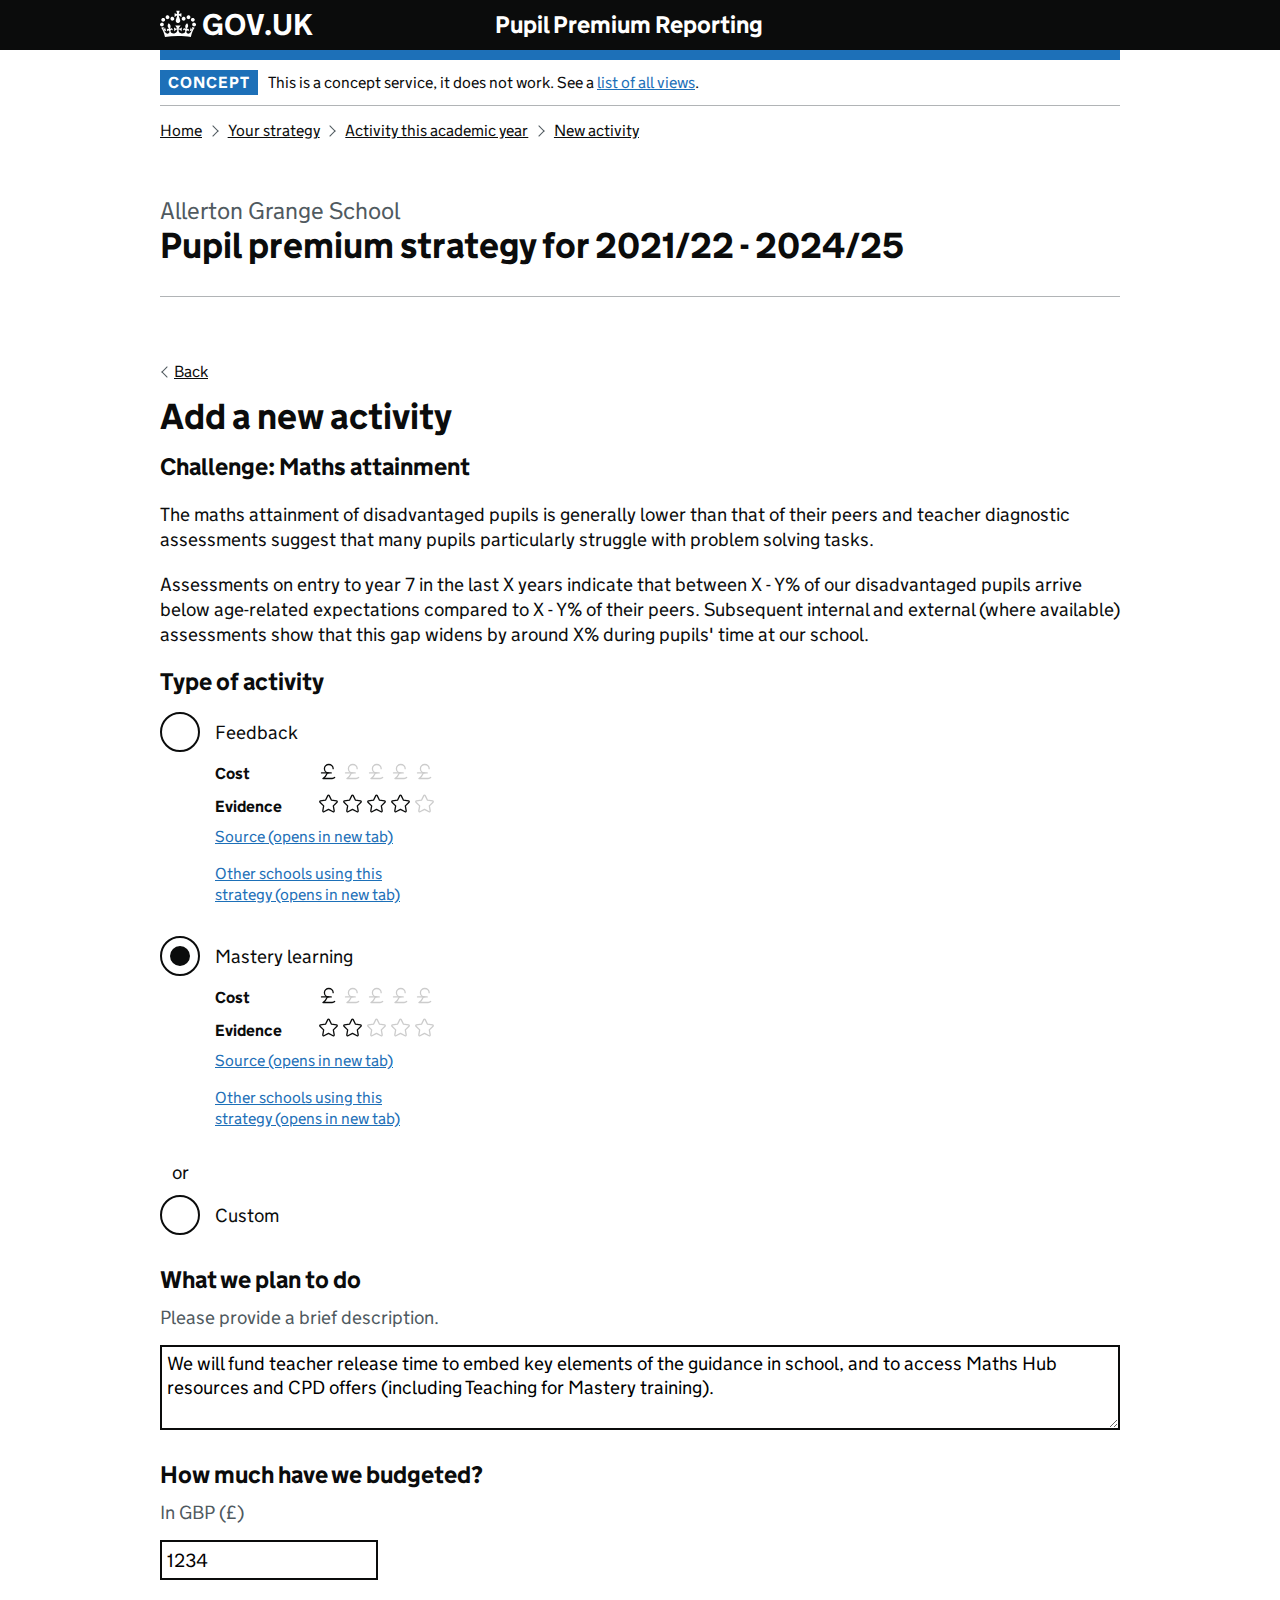
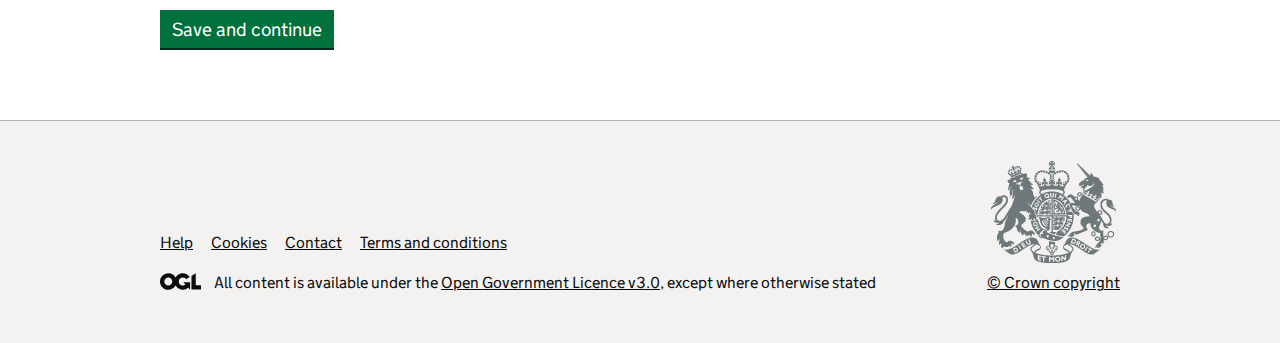
<file: activites-new.html>
<!DOCTYPE html>
<html lang="en" class="govuk-template app-html-class">
  <head>
    <meta charset="utf-8" />
    <title>New activity - Pupil Premium Reporting</title>
    <meta
      name="viewport"
      content="width=device-width, initial-scale=1, viewport-fit=cover"
    />
    <meta name="theme-color" content="blue" />

    <meta http-equiv="X-UA-Compatible" content="IE=edge" />

    <link
      rel="shortcut icon"
      sizes="16x16 32x32 48x48"
      href="./assets/images/favicon.ico"
      type="image/x-icon"
    />
    <link
      rel="mask-icon"
      href="./assets/images/govuk-mask-icon.svg"
      color="blue"
    />
    <link
      rel="apple-touch-icon"
      sizes="180x180"
      href="./assets/images/govuk-apple-touch-icon-180x180.png"
    />
    <link
      rel="apple-touch-icon"
      sizes="167x167"
      href="./assets/images/govuk-apple-touch-icon-167x167.png"
    />
    <link
      rel="apple-touch-icon"
      sizes="152x152"
      href="./assets/images/govuk-apple-touch-icon-152x152.png"
    />
    <link
      rel="apple-touch-icon"
      href="./assets/images/govuk-apple-touch-icon.png"
    />

    <link rel="stylesheet" href="./stylesheets/govuk-frontend-4.2.0.min.css" />
    <link rel="stylesheet" href="./stylesheets/custom.css" />
  </head>

  <body
    class="govuk-template__body app-body-class"
    data-test="My value"
    data-other="report:details"
  >
    <script>
      document.body.className = document.body.className
        ? document.body.className + " js-enabled"
        : "js-enabled";
    </script>
    <!-- <div
      class="govuk-cookie-banner"
      data-nosnippet
      role="region"
      aria-label="Cookies on [name of service]"
    >
      <div class="govuk-cookie-banner__message govuk-width-container">
        <div class="govuk-grid-row">
          <div class="govuk-grid-column-two-thirds">
            <h2 class="govuk-cookie-banner__heading govuk-heading-m">
              Cookies on [name of service]
            </h2>

            <div class="govuk-cookie-banner__content">
              <p class="govuk-body">
                We use some essential cookies to make this service work.
              </p>
              <p class="govuk-body">
                We'd also like to use analytics cookies so we can understand how
                you use the service and make improvements.
              </p>
            </div>
          </div>
        </div>

        <div class="govuk-button-group">
          <button
            value="accept"
            type="button"
            name="cookies"
            class="govuk-button"
            data-module="govuk-button"
          >
            Accept analytics cookies
          </button>
          <button
            value="reject"
            type="button"
            name="cookies"
            class="govuk-button"
            data-module="govuk-button"
          >
            Reject analytics cookies
          </button>
          <a class="govuk-link govuk-link--no-visited-state" href="#">View cookies</a>
        </div>
      </div>
    </div> -->

    <a
      href="#main-content"
      class="govuk-skip-link"
      data-module="govuk-skip-link"
      >Skip to main content</a
    >

    <header class="govuk-header" role="banner" data-module="govuk-header">
      <div class="govuk-header__container govuk-width-container">
        <div class="govuk-header__logo">
          <a href="#" class="govuk-header__link govuk-header__link--homepage">
            <span class="govuk-header__logotype">
              <!--[if gt IE 8]><!-->
              <svg
                aria-hidden="true"
                focusable="false"
                class="govuk-header__logotype-crown"
                xmlns="http://www.w3.org/2000/svg"
                viewBox="0 0 132 97"
                height="30"
                width="36"
              >
                <path
                  fill="currentColor"
                  fill-rule="evenodd"
                  d="M25 30.2c3.5 1.5 7.7-.2 9.1-3.7 1.5-3.6-.2-7.8-3.9-9.2-3.6-1.4-7.6.3-9.1 3.9-1.4 3.5.3 7.5 3.9 9zM9 39.5c3.6 1.5 7.8-.2 9.2-3.7 1.5-3.6-.2-7.8-3.9-9.1-3.6-1.5-7.6.2-9.1 3.8-1.4 3.5.3 7.5 3.8 9zM4.4 57.2c3.5 1.5 7.7-.2 9.1-3.8 1.5-3.6-.2-7.7-3.9-9.1-3.5-1.5-7.6.3-9.1 3.8-1.4 3.5.3 7.6 3.9 9.1zm38.3-21.4c3.5 1.5 7.7-.2 9.1-3.8 1.5-3.6-.2-7.7-3.9-9.1-3.6-1.5-7.6.3-9.1 3.8-1.3 3.6.4 7.7 3.9 9.1zm64.4-5.6c-3.6 1.5-7.8-.2-9.1-3.7-1.5-3.6.2-7.8 3.8-9.2 3.6-1.4 7.7.3 9.2 3.9 1.3 3.5-.4 7.5-3.9 9zm15.9 9.3c-3.6 1.5-7.7-.2-9.1-3.7-1.5-3.6.2-7.8 3.7-9.1 3.6-1.5 7.7.2 9.2 3.8 1.5 3.5-.3 7.5-3.8 9zm4.7 17.7c-3.6 1.5-7.8-.2-9.2-3.8-1.5-3.6.2-7.7 3.9-9.1 3.6-1.5 7.7.3 9.2 3.8 1.3 3.5-.4 7.6-3.9 9.1zM89.3 35.8c-3.6 1.5-7.8-.2-9.2-3.8-1.4-3.6.2-7.7 3.9-9.1 3.6-1.5 7.7.3 9.2 3.8 1.4 3.6-.3 7.7-3.9 9.1zM69.7 17.7l8.9 4.7V9.3l-8.9 2.8c-.2-.3-.5-.6-.9-.9L72.4 0H59.6l3.5 11.2c-.3.3-.6.5-.9.9l-8.8-2.8v13.1l8.8-4.7c.3.3.6.7.9.9l-5 15.4v.1c-.2.8-.4 1.6-.4 2.4 0 4.1 3.1 7.5 7 8.1h.2c.3 0 .7.1 1 .1.4 0 .7 0 1-.1h.2c4-.6 7.1-4.1 7.1-8.1 0-.8-.1-1.7-.4-2.4V34l-5.1-15.4c.4-.2.7-.6 1-.9zM66 92.8c16.9 0 32.8 1.1 47.1 3.2 4-16.9 8.9-26.7 14-33.5l-9.6-3.4c1 4.9 1.1 7.2 0 10.2-1.5-1.4-3-4.3-4.2-8.7L108.6 76c2.8-2 5-3.2 7.5-3.3-4.4 9.4-10 11.9-13.6 11.2-4.3-.8-6.3-4.6-5.6-7.9 1-4.7 5.7-5.9 8-.5 4.3-8.7-3-11.4-7.6-8.8 7.1-7.2 7.9-13.5 2.1-21.1-8 6.1-8.1 12.3-4.5 20.8-4.7-5.4-12.1-2.5-9.5 6.2 3.4-5.2 7.9-2 7.2 3.1-.6 4.3-6.4 7.8-13.5 7.2-10.3-.9-10.9-8-11.2-13.8 2.5-.5 7.1 1.8 11 7.3L80.2 60c-4.1 4.4-8 5.3-12.3 5.4 1.4-4.4 8-11.6 8-11.6H55.5s6.4 7.2 7.9 11.6c-4.2-.1-8-1-12.3-5.4l1.4 16.4c3.9-5.5 8.5-7.7 10.9-7.3-.3 5.8-.9 12.8-11.1 13.8-7.2.6-12.9-2.9-13.5-7.2-.7-5 3.8-8.3 7.1-3.1 2.7-8.7-4.6-11.6-9.4-6.2 3.7-8.5 3.6-14.7-4.6-20.8-5.8 7.6-5 13.9 2.2 21.1-4.7-2.6-11.9.1-7.7 8.8 2.3-5.5 7.1-4.2 8.1.5.7 3.3-1.3 7.1-5.7 7.9-3.5.7-9-1.8-13.5-11.2 2.5.1 4.7 1.3 7.5 3.3l-4.7-15.4c-1.2 4.4-2.7 7.2-4.3 8.7-1.1-3-.9-5.3 0-10.2l-9.5 3.4c5 6.9 9.9 16.7 14 33.5 14.8-2.1 30.8-3.2 47.7-3.2z"
                ></path>
              </svg>
              <!--<![endif]-->
              <!--[if IE 8]>
                <img
                  src="./assets/images/govuk-logotype-crown.png"
                  class="govuk-header__logotype-crown-fallback-image"
                  width="36"
                  height="32"
                />
              <![endif]-->
              <span class="govuk-header__logotype-text"> GOV.UK </span>
            </span>
          </a>
        </div>
        <div class="govuk-header__content">
          <a href="#" class="govuk-header__link govuk-header__service-name">
            Pupil Premium Reporting
          </a>
        </div>
      </div>
    </header>

    <div class="govuk-width-container app-width-container">
      <div class="govuk-phase-banner">
        <p class="govuk-phase-banner__content">
          <strong class="govuk-tag govuk-phase-banner__content__tag">
            concept
          </strong>
          <span class="govuk-phase-banner__text">
            This is a concept service, it does not work. See a
            <a href="index.html" class="govuk-link govuk-link--no-visited-state"
              >list of all views</a
            >.
          </span>
        </p>
      </div>

      <div class="govuk-breadcrumbs">
        <ol class="govuk-breadcrumbs__list">
          <li class="govuk-breadcrumbs__list-item">
            <a class="govuk-breadcrumbs__link" href="index.html">Home</a>
          </li>
          <li class="govuk-breadcrumbs__list-item">
            <a class="govuk-breadcrumbs__link" href="strategies-show.html"
              >Your strategy</a
            >
          </li>
          <li class="govuk-breadcrumbs__list-item">
            <a class="govuk-breadcrumbs__link" href="activites-index.html"
              >Activity this academic year</a
            >
          </li>
          <li class="govuk-breadcrumbs__list-item">
            <a class="govuk-breadcrumbs__link" href="#">New activity</a>
          </li>
        </ol>
      </div>

      <!-- <a href="index.html" class="govuk-back-link">Back</a> -->

      <main class="govuk-main-wrapper" id="main-content" role="main">
        <div class="govuk-grid-row">
          <div class="govuk-grid-column-full govuk-!-margin-bottom-4">
            <span class="govuk-caption-l">Allerton Grange School</span>
            <h1 class="govuk-heading-l">
              Pupil premium strategy for 2021/22 - 2024/25
            </h1>

            <hr
              class="govuk-section-break govuk-section-break--l govuk-section-break--visible"
            />
          </div>
        </div>

        <div class="govuk-grid-row">
          <div class="govuk-grid-column-full">
            <a href="activites-index.html" class="govuk-back-link">Back</a>
            <fieldset class="govuk-fieldset">
              <legend class="govuk-fieldset__legend govuk-fieldset__legend--l">
                <h1 class="govuk-fieldset__heading">Add a new activity</h1>
              </legend>
            </fieldset>

            <h3 class="govuk-heading-m">Challenge: Maths attainment</h3>

            <p class="govuk-body">
              The maths attainment of disadvantaged pupils is generally lower
              than that of their peers and teacher diagnostic assessments
              suggest that many pupils particularly struggle with problem
              solving tasks.
            </p>
            <p class="govuk-body">
              Assessments on entry to year 7 in the last X years indicate that
              between X - Y% of our disadvantaged pupils arrive below
              age-related expectations compared to X - Y% of their peers.
              Subsequent internal and external (where available) assessments
              show that this gap widens by around X% during pupils' time at our
              school.
            </p>

            <div class="govuk-form-group">
              <fieldset class="govuk-fieldset">
                <legend
                  class="govuk-fieldset__legend govuk-fieldset__legend--m"
                >
                  <h1 class="govuk-fieldset__heading">Type of activity</h1>
                </legend>
                <div class="govuk-radios" data-module="govuk-radios">
                  <div class="govuk-radios__item">
                    <input
                      class="govuk-radios__input"
                      id="where-do-you-live"
                      name="where-do-you-live"
                      type="radio"
                      value="england"
                    />
                    <label
                      class="govuk-label govuk-radios__label"
                      for="where-do-you-live"
                    >
                      Feedback
                      <div class="evidence">
                        <div class="evidence-row">
                          <strong>Cost</strong>
                          <div class="icons">
                            <svg
                              width="21"
                              height="21"
                              stroke-width="1.5"
                              viewBox="0 0 24 24"
                              fill="none"
                              xmlns="http://www.w3.org/2000/svg"
                            >
                              <path
                                d="M10.6667 13.6C9.55558 16.2666 7.88891 18.9333 5.66669 20H16.2222C16.2222 20 17.8889 20 19 18.9333"
                                stroke="currentColor"
                                stroke-linecap="round"
                                stroke-linejoin="round"
                              />
                              <path
                                d="M15.1111 13.6H4"
                                stroke="currentColor"
                                stroke-linecap="round"
                                stroke-linejoin="round"
                              />
                              <path
                                d="M17.3333 8.8C17.3333 6.14903 15.0947 4 12.3333 4C9.57189 4 7.33331 6.14903 7.33331 8.8C7.33331 11.451 9.57189 13.6 12.3333 13.6"
                                stroke="currentColor"
                                stroke-linecap="round"
                                stroke-linejoin="round"
                              />
                            </svg>
                            <span class="icons-faded">
                              <svg
                                width="21"
                                height="21"
                                stroke-width="1.5"
                                viewBox="0 0 24 24"
                                fill="none"
                                xmlns="http://www.w3.org/2000/svg"
                              >
                                <path
                                  d="M10.6667 13.6C9.55558 16.2666 7.88891 18.9333 5.66669 20H16.2222C16.2222 20 17.8889 20 19 18.9333"
                                  stroke="currentColor"
                                  stroke-linecap="round"
                                  stroke-linejoin="round"
                                />
                                <path
                                  d="M15.1111 13.6H4"
                                  stroke="currentColor"
                                  stroke-linecap="round"
                                  stroke-linejoin="round"
                                />
                                <path
                                  d="M17.3333 8.8C17.3333 6.14903 15.0947 4 12.3333 4C9.57189 4 7.33331 6.14903 7.33331 8.8C7.33331 11.451 9.57189 13.6 12.3333 13.6"
                                  stroke="currentColor"
                                  stroke-linecap="round"
                                  stroke-linejoin="round"
                                />
                              </svg>
                              <svg
                                width="21"
                                height="21"
                                stroke-width="1.5"
                                viewBox="0 0 24 24"
                                fill="none"
                                xmlns="http://www.w3.org/2000/svg"
                              >
                                <path
                                  d="M10.6667 13.6C9.55558 16.2666 7.88891 18.9333 5.66669 20H16.2222C16.2222 20 17.8889 20 19 18.9333"
                                  stroke="currentColor"
                                  stroke-linecap="round"
                                  stroke-linejoin="round"
                                />
                                <path
                                  d="M15.1111 13.6H4"
                                  stroke="currentColor"
                                  stroke-linecap="round"
                                  stroke-linejoin="round"
                                />
                                <path
                                  d="M17.3333 8.8C17.3333 6.14903 15.0947 4 12.3333 4C9.57189 4 7.33331 6.14903 7.33331 8.8C7.33331 11.451 9.57189 13.6 12.3333 13.6"
                                  stroke="currentColor"
                                  stroke-linecap="round"
                                  stroke-linejoin="round"
                                />
                              </svg>
                              <svg
                                width="21"
                                height="21"
                                stroke-width="1.5"
                                viewBox="0 0 24 24"
                                fill="none"
                                xmlns="http://www.w3.org/2000/svg"
                              >
                                <path
                                  d="M10.6667 13.6C9.55558 16.2666 7.88891 18.9333 5.66669 20H16.2222C16.2222 20 17.8889 20 19 18.9333"
                                  stroke="currentColor"
                                  stroke-linecap="round"
                                  stroke-linejoin="round"
                                />
                                <path
                                  d="M15.1111 13.6H4"
                                  stroke="currentColor"
                                  stroke-linecap="round"
                                  stroke-linejoin="round"
                                />
                                <path
                                  d="M17.3333 8.8C17.3333 6.14903 15.0947 4 12.3333 4C9.57189 4 7.33331 6.14903 7.33331 8.8C7.33331 11.451 9.57189 13.6 12.3333 13.6"
                                  stroke="currentColor"
                                  stroke-linecap="round"
                                  stroke-linejoin="round"
                                />
                              </svg>
                              <svg
                                width="21"
                                height="21"
                                stroke-width="1.5"
                                viewBox="0 0 24 24"
                                fill="none"
                                xmlns="http://www.w3.org/2000/svg"
                              >
                                <path
                                  d="M10.6667 13.6C9.55558 16.2666 7.88891 18.9333 5.66669 20H16.2222C16.2222 20 17.8889 20 19 18.9333"
                                  stroke="currentColor"
                                  stroke-linecap="round"
                                  stroke-linejoin="round"
                                />
                                <path
                                  d="M15.1111 13.6H4"
                                  stroke="currentColor"
                                  stroke-linecap="round"
                                  stroke-linejoin="round"
                                />
                                <path
                                  d="M17.3333 8.8C17.3333 6.14903 15.0947 4 12.3333 4C9.57189 4 7.33331 6.14903 7.33331 8.8C7.33331 11.451 9.57189 13.6 12.3333 13.6"
                                  stroke="currentColor"
                                  stroke-linecap="round"
                                  stroke-linejoin="round"
                                />
                              </svg>
                            </span>
                          </div>
                        </div>

                        <div class="evidence-row">
                          <strong>Evidence</strong>
                          <div>
                            <svg
                              width="21"
                              height="21"
                              stroke-width="1.5"
                              viewBox="0 0 24 24"
                              fill="none"
                              xmlns="http://www.w3.org/2000/svg"
                            >
                              <path
                                d="M8.58737 8.23597L11.1849 3.00376C11.5183 2.33208 12.4817 2.33208 12.8151 3.00376L15.4126 8.23597L21.2215 9.08017C21.9668 9.18848 22.2638 10.0994 21.7243 10.6219L17.5217 14.6918L18.5135 20.4414C18.6409 21.1798 17.8614 21.7428 17.1945 21.3941L12 18.678L6.80547 21.3941C6.1386 21.7428 5.35909 21.1798 5.48645 20.4414L6.47825 14.6918L2.27575 10.6219C1.73617 10.0994 2.03322 9.18848 2.77852 9.08017L8.58737 8.23597Z"
                                stroke="currentColor"
                                stroke-linecap="round"
                                stroke-linejoin="round"
                              />
                            </svg>
                            <svg
                              width="21"
                              height="21"
                              stroke-width="1.5"
                              viewBox="0 0 24 24"
                              fill="none"
                              xmlns="http://www.w3.org/2000/svg"
                            >
                              <path
                                d="M8.58737 8.23597L11.1849 3.00376C11.5183 2.33208 12.4817 2.33208 12.8151 3.00376L15.4126 8.23597L21.2215 9.08017C21.9668 9.18848 22.2638 10.0994 21.7243 10.6219L17.5217 14.6918L18.5135 20.4414C18.6409 21.1798 17.8614 21.7428 17.1945 21.3941L12 18.678L6.80547 21.3941C6.1386 21.7428 5.35909 21.1798 5.48645 20.4414L6.47825 14.6918L2.27575 10.6219C1.73617 10.0994 2.03322 9.18848 2.77852 9.08017L8.58737 8.23597Z"
                                stroke="currentColor"
                                stroke-linecap="round"
                                stroke-linejoin="round"
                              />
                            </svg>
                            <svg
                              width="21"
                              height="21"
                              stroke-width="1.5"
                              viewBox="0 0 24 24"
                              fill="none"
                              xmlns="http://www.w3.org/2000/svg"
                            >
                              <path
                                d="M8.58737 8.23597L11.1849 3.00376C11.5183 2.33208 12.4817 2.33208 12.8151 3.00376L15.4126 8.23597L21.2215 9.08017C21.9668 9.18848 22.2638 10.0994 21.7243 10.6219L17.5217 14.6918L18.5135 20.4414C18.6409 21.1798 17.8614 21.7428 17.1945 21.3941L12 18.678L6.80547 21.3941C6.1386 21.7428 5.35909 21.1798 5.48645 20.4414L6.47825 14.6918L2.27575 10.6219C1.73617 10.0994 2.03322 9.18848 2.77852 9.08017L8.58737 8.23597Z"
                                stroke="currentColor"
                                stroke-linecap="round"
                                stroke-linejoin="round"
                              />
                            </svg>
                            <svg
                              width="21"
                              height="21"
                              stroke-width="1.5"
                              viewBox="0 0 24 24"
                              fill="none"
                              xmlns="http://www.w3.org/2000/svg"
                            >
                              <path
                                d="M8.58737 8.23597L11.1849 3.00376C11.5183 2.33208 12.4817 2.33208 12.8151 3.00376L15.4126 8.23597L21.2215 9.08017C21.9668 9.18848 22.2638 10.0994 21.7243 10.6219L17.5217 14.6918L18.5135 20.4414C18.6409 21.1798 17.8614 21.7428 17.1945 21.3941L12 18.678L6.80547 21.3941C6.1386 21.7428 5.35909 21.1798 5.48645 20.4414L6.47825 14.6918L2.27575 10.6219C1.73617 10.0994 2.03322 9.18848 2.77852 9.08017L8.58737 8.23597Z"
                                stroke="currentColor"
                                stroke-linecap="round"
                                stroke-linejoin="round"
                              />
                            </svg>

                            <span class="icons-faded">
                              <svg
                                width="21"
                                height="21"
                                stroke-width="1.5"
                                viewBox="0 0 24 24"
                                fill="none"
                                xmlns="http://www.w3.org/2000/svg"
                              >
                                <path
                                  d="M8.58737 8.23597L11.1849 3.00376C11.5183 2.33208 12.4817 2.33208 12.8151 3.00376L15.4126 8.23597L21.2215 9.08017C21.9668 9.18848 22.2638 10.0994 21.7243 10.6219L17.5217 14.6918L18.5135 20.4414C18.6409 21.1798 17.8614 21.7428 17.1945 21.3941L12 18.678L6.80547 21.3941C6.1386 21.7428 5.35909 21.1798 5.48645 20.4414L6.47825 14.6918L2.27575 10.6219C1.73617 10.0994 2.03322 9.18848 2.77852 9.08017L8.58737 8.23597Z"
                                  stroke="currentColor"
                                  stroke-linecap="round"
                                  stroke-linejoin="round"
                                />
                              </svg>
                            </span>
                          </div>
                        </div>

                        <a
                          href="https://educationendowmentfoundation.org.uk/education-evidence/teaching-learning-toolkit/feedback"
                          class="govuk-link govuk-link--no-visited-state"
                          rel="noreferrer noopener"
                          target="_blank"
                          >Source (opens in new tab)</a
                        >

                        <p>
                          <a
                            href="public-strategies-index.html"
                            class="govuk-link govuk-link--no-visited-state"
                            rel="noreferrer noopener"
                            target="_blank"
                            >Other schools using this strategy (opens in new
                            tab)</a
                          >
                        </p>
                      </div>
                    </label>
                  </div>
                  <div class="govuk-radios__item">
                    <input
                      class="govuk-radios__input"
                      id="where-do-you-live-2"
                      name="where-do-you-live"
                      type="radio"
                      value="scotland"
                      checked
                    />
                    <label
                      class="govuk-label govuk-radios__label"
                      for="where-do-you-live-2"
                    >
                      Mastery learning
                      <div class="evidence">
                        <div class="evidence-row">
                          <strong>Cost</strong>
                          <div class="icons">
                            <svg
                              width="21"
                              height="21"
                              stroke-width="1.5"
                              viewBox="0 0 24 24"
                              fill="none"
                              xmlns="http://www.w3.org/2000/svg"
                            >
                              <path
                                d="M10.6667 13.6C9.55558 16.2666 7.88891 18.9333 5.66669 20H16.2222C16.2222 20 17.8889 20 19 18.9333"
                                stroke="currentColor"
                                stroke-linecap="round"
                                stroke-linejoin="round"
                              />
                              <path
                                d="M15.1111 13.6H4"
                                stroke="currentColor"
                                stroke-linecap="round"
                                stroke-linejoin="round"
                              />
                              <path
                                d="M17.3333 8.8C17.3333 6.14903 15.0947 4 12.3333 4C9.57189 4 7.33331 6.14903 7.33331 8.8C7.33331 11.451 9.57189 13.6 12.3333 13.6"
                                stroke="currentColor"
                                stroke-linecap="round"
                                stroke-linejoin="round"
                              />
                            </svg>
                            <span class="icons-faded">
                              <svg
                                width="21"
                                height="21"
                                stroke-width="1.5"
                                viewBox="0 0 24 24"
                                fill="none"
                                xmlns="http://www.w3.org/2000/svg"
                              >
                                <path
                                  d="M10.6667 13.6C9.55558 16.2666 7.88891 18.9333 5.66669 20H16.2222C16.2222 20 17.8889 20 19 18.9333"
                                  stroke="currentColor"
                                  stroke-linecap="round"
                                  stroke-linejoin="round"
                                />
                                <path
                                  d="M15.1111 13.6H4"
                                  stroke="currentColor"
                                  stroke-linecap="round"
                                  stroke-linejoin="round"
                                />
                                <path
                                  d="M17.3333 8.8C17.3333 6.14903 15.0947 4 12.3333 4C9.57189 4 7.33331 6.14903 7.33331 8.8C7.33331 11.451 9.57189 13.6 12.3333 13.6"
                                  stroke="currentColor"
                                  stroke-linecap="round"
                                  stroke-linejoin="round"
                                />
                              </svg>
                              <svg
                                width="21"
                                height="21"
                                stroke-width="1.5"
                                viewBox="0 0 24 24"
                                fill="none"
                                xmlns="http://www.w3.org/2000/svg"
                              >
                                <path
                                  d="M10.6667 13.6C9.55558 16.2666 7.88891 18.9333 5.66669 20H16.2222C16.2222 20 17.8889 20 19 18.9333"
                                  stroke="currentColor"
                                  stroke-linecap="round"
                                  stroke-linejoin="round"
                                />
                                <path
                                  d="M15.1111 13.6H4"
                                  stroke="currentColor"
                                  stroke-linecap="round"
                                  stroke-linejoin="round"
                                />
                                <path
                                  d="M17.3333 8.8C17.3333 6.14903 15.0947 4 12.3333 4C9.57189 4 7.33331 6.14903 7.33331 8.8C7.33331 11.451 9.57189 13.6 12.3333 13.6"
                                  stroke="currentColor"
                                  stroke-linecap="round"
                                  stroke-linejoin="round"
                                />
                              </svg>
                              <svg
                                width="21"
                                height="21"
                                stroke-width="1.5"
                                viewBox="0 0 24 24"
                                fill="none"
                                xmlns="http://www.w3.org/2000/svg"
                              >
                                <path
                                  d="M10.6667 13.6C9.55558 16.2666 7.88891 18.9333 5.66669 20H16.2222C16.2222 20 17.8889 20 19 18.9333"
                                  stroke="currentColor"
                                  stroke-linecap="round"
                                  stroke-linejoin="round"
                                />
                                <path
                                  d="M15.1111 13.6H4"
                                  stroke="currentColor"
                                  stroke-linecap="round"
                                  stroke-linejoin="round"
                                />
                                <path
                                  d="M17.3333 8.8C17.3333 6.14903 15.0947 4 12.3333 4C9.57189 4 7.33331 6.14903 7.33331 8.8C7.33331 11.451 9.57189 13.6 12.3333 13.6"
                                  stroke="currentColor"
                                  stroke-linecap="round"
                                  stroke-linejoin="round"
                                />
                              </svg>
                              <svg
                                width="21"
                                height="21"
                                stroke-width="1.5"
                                viewBox="0 0 24 24"
                                fill="none"
                                xmlns="http://www.w3.org/2000/svg"
                              >
                                <path
                                  d="M10.6667 13.6C9.55558 16.2666 7.88891 18.9333 5.66669 20H16.2222C16.2222 20 17.8889 20 19 18.9333"
                                  stroke="currentColor"
                                  stroke-linecap="round"
                                  stroke-linejoin="round"
                                />
                                <path
                                  d="M15.1111 13.6H4"
                                  stroke="currentColor"
                                  stroke-linecap="round"
                                  stroke-linejoin="round"
                                />
                                <path
                                  d="M17.3333 8.8C17.3333 6.14903 15.0947 4 12.3333 4C9.57189 4 7.33331 6.14903 7.33331 8.8C7.33331 11.451 9.57189 13.6 12.3333 13.6"
                                  stroke="currentColor"
                                  stroke-linecap="round"
                                  stroke-linejoin="round"
                                />
                              </svg>
                            </span>
                          </div>
                        </div>

                        <div class="evidence-row">
                          <strong>Evidence</strong>
                          <div>
                            <svg
                              width="21"
                              height="21"
                              stroke-width="1.5"
                              viewBox="0 0 24 24"
                              fill="none"
                              xmlns="http://www.w3.org/2000/svg"
                            >
                              <path
                                d="M8.58737 8.23597L11.1849 3.00376C11.5183 2.33208 12.4817 2.33208 12.8151 3.00376L15.4126 8.23597L21.2215 9.08017C21.9668 9.18848 22.2638 10.0994 21.7243 10.6219L17.5217 14.6918L18.5135 20.4414C18.6409 21.1798 17.8614 21.7428 17.1945 21.3941L12 18.678L6.80547 21.3941C6.1386 21.7428 5.35909 21.1798 5.48645 20.4414L6.47825 14.6918L2.27575 10.6219C1.73617 10.0994 2.03322 9.18848 2.77852 9.08017L8.58737 8.23597Z"
                                stroke="currentColor"
                                stroke-linecap="round"
                                stroke-linejoin="round"
                              />
                            </svg>
                            <svg
                              width="21"
                              height="21"
                              stroke-width="1.5"
                              viewBox="0 0 24 24"
                              fill="none"
                              xmlns="http://www.w3.org/2000/svg"
                            >
                              <path
                                d="M8.58737 8.23597L11.1849 3.00376C11.5183 2.33208 12.4817 2.33208 12.8151 3.00376L15.4126 8.23597L21.2215 9.08017C21.9668 9.18848 22.2638 10.0994 21.7243 10.6219L17.5217 14.6918L18.5135 20.4414C18.6409 21.1798 17.8614 21.7428 17.1945 21.3941L12 18.678L6.80547 21.3941C6.1386 21.7428 5.35909 21.1798 5.48645 20.4414L6.47825 14.6918L2.27575 10.6219C1.73617 10.0994 2.03322 9.18848 2.77852 9.08017L8.58737 8.23597Z"
                                stroke="currentColor"
                                stroke-linecap="round"
                                stroke-linejoin="round"
                              />
                            </svg>
                            <span class="icons-faded">
                              <svg
                                width="21"
                                height="21"
                                stroke-width="1.5"
                                viewBox="0 0 24 24"
                                fill="none"
                                xmlns="http://www.w3.org/2000/svg"
                              >
                                <path
                                  d="M8.58737 8.23597L11.1849 3.00376C11.5183 2.33208 12.4817 2.33208 12.8151 3.00376L15.4126 8.23597L21.2215 9.08017C21.9668 9.18848 22.2638 10.0994 21.7243 10.6219L17.5217 14.6918L18.5135 20.4414C18.6409 21.1798 17.8614 21.7428 17.1945 21.3941L12 18.678L6.80547 21.3941C6.1386 21.7428 5.35909 21.1798 5.48645 20.4414L6.47825 14.6918L2.27575 10.6219C1.73617 10.0994 2.03322 9.18848 2.77852 9.08017L8.58737 8.23597Z"
                                  stroke="currentColor"
                                  stroke-linecap="round"
                                  stroke-linejoin="round"
                                />
                              </svg>
                              <svg
                                width="21"
                                height="21"
                                stroke-width="1.5"
                                viewBox="0 0 24 24"
                                fill="none"
                                xmlns="http://www.w3.org/2000/svg"
                              >
                                <path
                                  d="M8.58737 8.23597L11.1849 3.00376C11.5183 2.33208 12.4817 2.33208 12.8151 3.00376L15.4126 8.23597L21.2215 9.08017C21.9668 9.18848 22.2638 10.0994 21.7243 10.6219L17.5217 14.6918L18.5135 20.4414C18.6409 21.1798 17.8614 21.7428 17.1945 21.3941L12 18.678L6.80547 21.3941C6.1386 21.7428 5.35909 21.1798 5.48645 20.4414L6.47825 14.6918L2.27575 10.6219C1.73617 10.0994 2.03322 9.18848 2.77852 9.08017L8.58737 8.23597Z"
                                  stroke="currentColor"
                                  stroke-linecap="round"
                                  stroke-linejoin="round"
                                />
                              </svg>
                              <svg
                                width="21"
                                height="21"
                                stroke-width="1.5"
                                viewBox="0 0 24 24"
                                fill="none"
                                xmlns="http://www.w3.org/2000/svg"
                              >
                                <path
                                  d="M8.58737 8.23597L11.1849 3.00376C11.5183 2.33208 12.4817 2.33208 12.8151 3.00376L15.4126 8.23597L21.2215 9.08017C21.9668 9.18848 22.2638 10.0994 21.7243 10.6219L17.5217 14.6918L18.5135 20.4414C18.6409 21.1798 17.8614 21.7428 17.1945 21.3941L12 18.678L6.80547 21.3941C6.1386 21.7428 5.35909 21.1798 5.48645 20.4414L6.47825 14.6918L2.27575 10.6219C1.73617 10.0994 2.03322 9.18848 2.77852 9.08017L8.58737 8.23597Z"
                                  stroke="currentColor"
                                  stroke-linecap="round"
                                  stroke-linejoin="round"
                                />
                              </svg>
                            </span>
                          </div>
                        </div>

                        <a
                          href="https://educationendowmentfoundation.org.uk/education-evidence/teaching-learning-toolkit/mastery-learning"
                          class="govuk-link govuk-link--no-visited-state"
                          rel="noreferrer noopener"
                          target="_blank"
                          >Source (opens in new tab)</a
                        >
                        <p>
                          <a
                            href="public-strategies-index.html"
                            class="govuk-link govuk-link--no-visited-state"
                            rel="noreferrer noopener"
                            target="_blank"
                            >Other schools using this strategy (opens in new
                            tab)</a
                          >
                        </p>
                      </div>
                    </label>
                  </div>
                  <div class="govuk-radios__divider">or</div>
                  <div class="govuk-radios__item">
                    <input
                      class="govuk-radios__input"
                      id="where-do-you-live-6"
                      name="where-do-you-live"
                      type="radio"
                      value="abroad"
                    />
                    <label
                      class="govuk-label govuk-radios__label"
                      for="where-do-you-live-6"
                    >
                      Custom
                    </label>
                  </div>
                </div>
              </fieldset>
            </div>

            <div class="govuk-form-group">
              <h1 class="govuk-label-wrapper">
                <label class="govuk-label govuk-label--m" for="more-detail">
                  What we plan to do
                </label>
              </h1>
              <div class="govuk-hint">Please provide a brief description.</div>
              <textarea
                class="govuk-textarea"
                id="more-detail"
                name="more-detail"
                rows="3"
                aria-describedby="more-detail-hint"
              >
We will fund teacher release time to embed key elements of the guidance in school, and to access Maths Hub resources and CPD offers (including Teaching for Mastery training).
            </textarea
              >
            </div>

            <div class="govuk-form-group">
              <h1 class="govuk-label-wrapper">
                <label class="govuk-label govuk-label--m" for="event-name">
                  How much have we budgeted?
                </label>
                <div class="govuk-hint">In GBP (£)</div>
              </h1>
              <input
                class="govuk-input govuk-input--width-10"
                id="event-name"
                name="event-name"
                type="text"
                value="1234"
              />
            </div>

            <a
              href="activites-index.html"
              class="govuk-button"
              data-module="govuk-button"
            >
              Save and continue
            </a>
          </div>
        </div>
      </main>
    </div>

    <footer class="govuk-footer" role="contentinfo">
      <div class="govuk-width-container">
        <div class="govuk-footer__meta">
          <div class="govuk-footer__meta-item govuk-footer__meta-item--grow">
            <h2 class="govuk-visually-hidden">Support links</h2>
            <ul class="govuk-footer__inline-list">
              <li class="govuk-footer__inline-list-item">
                <a class="govuk-footer__link" href="#1"> Help </a>
              </li>
              <li class="govuk-footer__inline-list-item">
                <a class="govuk-footer__link" href="#2"> Cookies </a>
              </li>
              <li class="govuk-footer__inline-list-item">
                <a class="govuk-footer__link" href="#3"> Contact </a>
              </li>
              <li class="govuk-footer__inline-list-item">
                <a class="govuk-footer__link" href="#4">
                  Terms and conditions
                </a>
              </li>
            </ul>

            <svg
              aria-hidden="true"
              focusable="false"
              class="govuk-footer__licence-logo"
              xmlns="http://www.w3.org/2000/svg"
              viewBox="0 0 483.2 195.7"
              height="17"
              width="41"
            >
              <path
                fill="currentColor"
                d="M421.5 142.8V.1l-50.7 32.3v161.1h112.4v-50.7zm-122.3-9.6A47.12 47.12 0 0 1 221 97.8c0-26 21.1-47.1 47.1-47.1 16.7 0 31.4 8.7 39.7 21.8l42.7-27.2A97.63 97.63 0 0 0 268.1 0c-36.5 0-68.3 20.1-85.1 49.7A98 98 0 0 0 97.8 0C43.9 0 0 43.9 0 97.8s43.9 97.8 97.8 97.8c36.5 0 68.3-20.1 85.1-49.7a97.76 97.76 0 0 0 149.6 25.4l19.4 22.2h3v-87.8h-80l24.3 27.5zM97.8 145c-26 0-47.1-21.1-47.1-47.1s21.1-47.1 47.1-47.1 47.2 21 47.2 47S123.8 145 97.8 145"
              />
            </svg>
            <span class="govuk-footer__licence-description">
              All content is available under the
              <a
                class="govuk-footer__link"
                href="https://www.nationalarchives.gov.uk/doc/open-government-licence/version/3/"
                rel="license"
                >Open Government Licence v3.0</a
              >, except where otherwise stated
            </span>
          </div>
          <div class="govuk-footer__meta-item">
            <a
              class="govuk-footer__link govuk-footer__copyright-logo"
              href="https://www.nationalarchives.gov.uk/information-management/re-using-public-sector-information/uk-government-licensing-framework/crown-copyright/"
              >© Crown copyright</a
            >
          </div>
        </div>
      </div>
    </footer>

    <script src="./javascript/govuk-frontend-4.2.0.min.js"></script>
    <script>
      window.GOVUKFrontend.initAll();
    </script>
  </body>
</html>
</file>
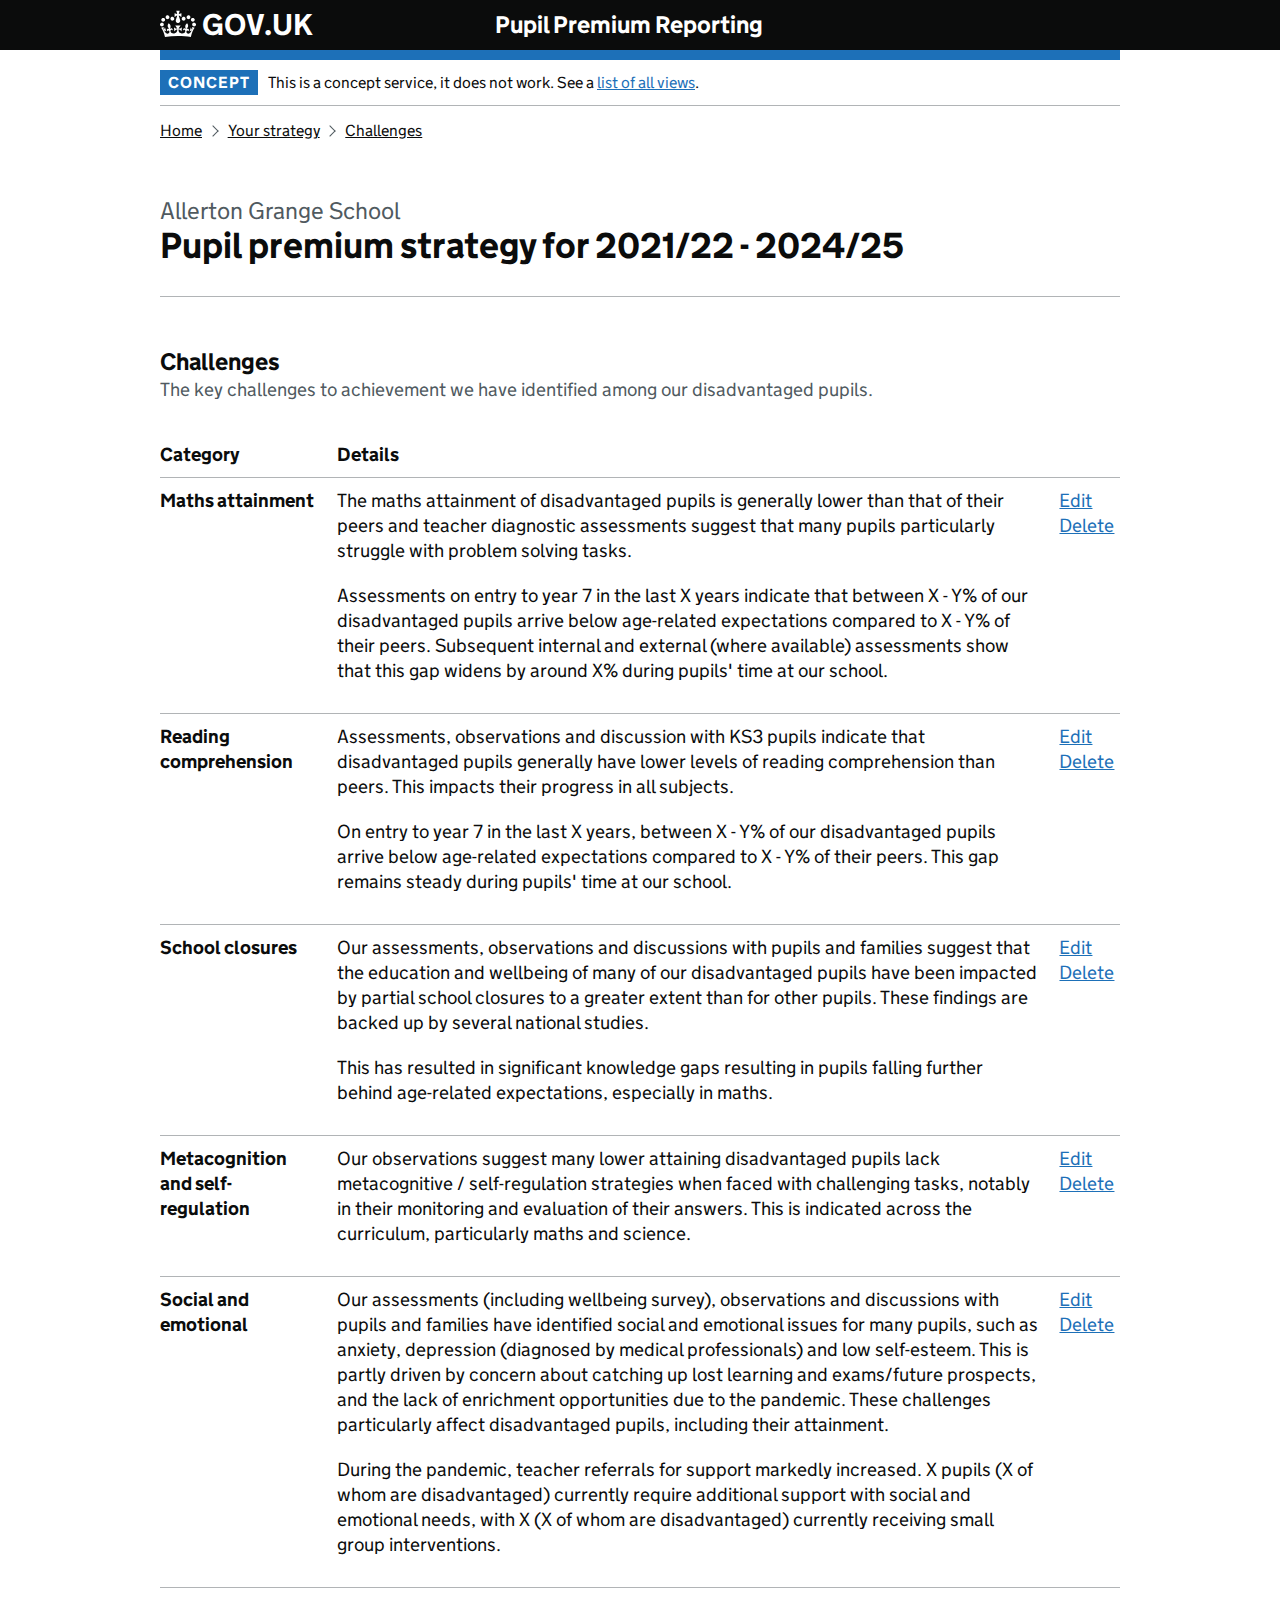
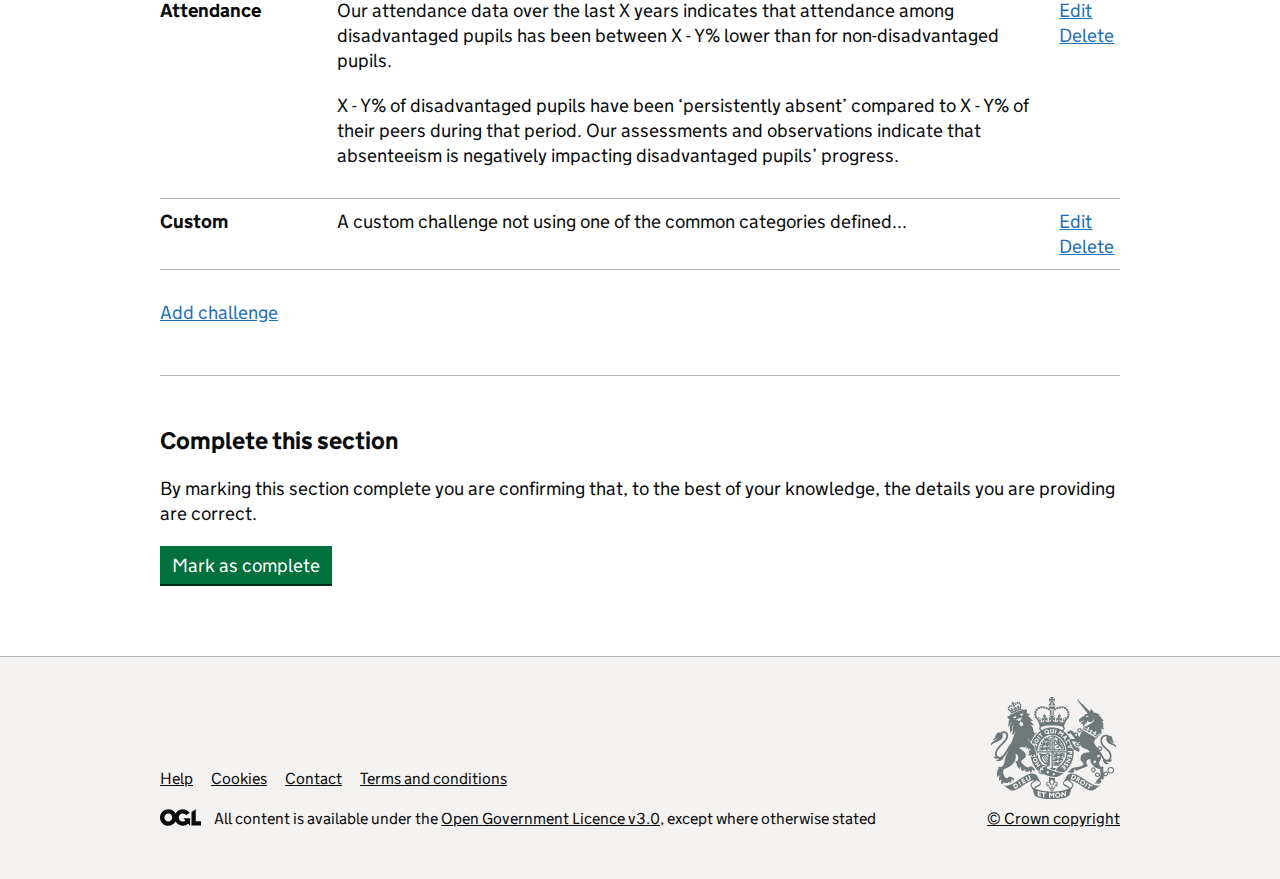
<file: challenges-index.html>
<!DOCTYPE html>
<html lang="en" class="govuk-template app-html-class">
  <head>
    <meta charset="utf-8" />
    <title>Challenges - Pupil Premium Reporting</title>
    <meta
      name="viewport"
      content="width=device-width, initial-scale=1, viewport-fit=cover"
    />
    <meta name="theme-color" content="blue" />

    <meta http-equiv="X-UA-Compatible" content="IE=edge" />

    <link
      rel="shortcut icon"
      sizes="16x16 32x32 48x48"
      href="./assets/images/favicon.ico"
      type="image/x-icon"
    />
    <link
      rel="mask-icon"
      href="./assets/images/govuk-mask-icon.svg"
      color="blue"
    />
    <link
      rel="apple-touch-icon"
      sizes="180x180"
      href="./assets/images/govuk-apple-touch-icon-180x180.png"
    />
    <link
      rel="apple-touch-icon"
      sizes="167x167"
      href="./assets/images/govuk-apple-touch-icon-167x167.png"
    />
    <link
      rel="apple-touch-icon"
      sizes="152x152"
      href="./assets/images/govuk-apple-touch-icon-152x152.png"
    />
    <link
      rel="apple-touch-icon"
      href="./assets/images/govuk-apple-touch-icon.png"
    />

    <link rel="stylesheet" href="./stylesheets/govuk-frontend-4.2.0.min.css" />
    <link rel="stylesheet" href="./stylesheets/custom.css" />
  </head>

  <body
    class="govuk-template__body app-body-class"
    data-test="My value"
    data-other="report:details"
  >
    <script>
      document.body.className = document.body.className
        ? document.body.className + " js-enabled"
        : "js-enabled";
    </script>
    <!-- <div
      class="govuk-cookie-banner"
      data-nosnippet
      role="region"
      aria-label="Cookies on [name of service]"
    >
      <div class="govuk-cookie-banner__message govuk-width-container">
        <div class="govuk-grid-row">
          <div class="govuk-grid-column-two-thirds">
            <h2 class="govuk-cookie-banner__heading govuk-heading-m">
              Cookies on [name of service]
            </h2>

            <div class="govuk-cookie-banner__content">
              <p class="govuk-body">
                We use some essential cookies to make this service work.
              </p>
              <p class="govuk-body">
                We'd also like to use analytics cookies so we can understand how
                you use the service and make improvements.
              </p>
            </div>
          </div>
        </div>

        <div class="govuk-button-group">
          <button
            value="accept"
            type="button"
            name="cookies"
            class="govuk-button"
            data-module="govuk-button"
          >
            Accept analytics cookies
          </button>
          <button
            value="reject"
            type="button"
            name="cookies"
            class="govuk-button"
            data-module="govuk-button"
          >
            Reject analytics cookies
          </button>
          <a class="govuk-link govuk-link--no-visited-state" href="#">View cookies</a>
        </div>
      </div>
    </div> -->

    <a
      href="#main-content"
      class="govuk-skip-link"
      data-module="govuk-skip-link"
      >Skip to main content</a
    >

    <header class="govuk-header" role="banner" data-module="govuk-header">
      <div class="govuk-header__container govuk-width-container">
        <div class="govuk-header__logo">
          <a href="#" class="govuk-header__link govuk-header__link--homepage">
            <span class="govuk-header__logotype">
              <!--[if gt IE 8]><!-->
              <svg
                aria-hidden="true"
                focusable="false"
                class="govuk-header__logotype-crown"
                xmlns="http://www.w3.org/2000/svg"
                viewBox="0 0 132 97"
                height="30"
                width="36"
              >
                <path
                  fill="currentColor"
                  fill-rule="evenodd"
                  d="M25 30.2c3.5 1.5 7.7-.2 9.1-3.7 1.5-3.6-.2-7.8-3.9-9.2-3.6-1.4-7.6.3-9.1 3.9-1.4 3.5.3 7.5 3.9 9zM9 39.5c3.6 1.5 7.8-.2 9.2-3.7 1.5-3.6-.2-7.8-3.9-9.1-3.6-1.5-7.6.2-9.1 3.8-1.4 3.5.3 7.5 3.8 9zM4.4 57.2c3.5 1.5 7.7-.2 9.1-3.8 1.5-3.6-.2-7.7-3.9-9.1-3.5-1.5-7.6.3-9.1 3.8-1.4 3.5.3 7.6 3.9 9.1zm38.3-21.4c3.5 1.5 7.7-.2 9.1-3.8 1.5-3.6-.2-7.7-3.9-9.1-3.6-1.5-7.6.3-9.1 3.8-1.3 3.6.4 7.7 3.9 9.1zm64.4-5.6c-3.6 1.5-7.8-.2-9.1-3.7-1.5-3.6.2-7.8 3.8-9.2 3.6-1.4 7.7.3 9.2 3.9 1.3 3.5-.4 7.5-3.9 9zm15.9 9.3c-3.6 1.5-7.7-.2-9.1-3.7-1.5-3.6.2-7.8 3.7-9.1 3.6-1.5 7.7.2 9.2 3.8 1.5 3.5-.3 7.5-3.8 9zm4.7 17.7c-3.6 1.5-7.8-.2-9.2-3.8-1.5-3.6.2-7.7 3.9-9.1 3.6-1.5 7.7.3 9.2 3.8 1.3 3.5-.4 7.6-3.9 9.1zM89.3 35.8c-3.6 1.5-7.8-.2-9.2-3.8-1.4-3.6.2-7.7 3.9-9.1 3.6-1.5 7.7.3 9.2 3.8 1.4 3.6-.3 7.7-3.9 9.1zM69.7 17.7l8.9 4.7V9.3l-8.9 2.8c-.2-.3-.5-.6-.9-.9L72.4 0H59.6l3.5 11.2c-.3.3-.6.5-.9.9l-8.8-2.8v13.1l8.8-4.7c.3.3.6.7.9.9l-5 15.4v.1c-.2.8-.4 1.6-.4 2.4 0 4.1 3.1 7.5 7 8.1h.2c.3 0 .7.1 1 .1.4 0 .7 0 1-.1h.2c4-.6 7.1-4.1 7.1-8.1 0-.8-.1-1.7-.4-2.4V34l-5.1-15.4c.4-.2.7-.6 1-.9zM66 92.8c16.9 0 32.8 1.1 47.1 3.2 4-16.9 8.9-26.7 14-33.5l-9.6-3.4c1 4.9 1.1 7.2 0 10.2-1.5-1.4-3-4.3-4.2-8.7L108.6 76c2.8-2 5-3.2 7.5-3.3-4.4 9.4-10 11.9-13.6 11.2-4.3-.8-6.3-4.6-5.6-7.9 1-4.7 5.7-5.9 8-.5 4.3-8.7-3-11.4-7.6-8.8 7.1-7.2 7.9-13.5 2.1-21.1-8 6.1-8.1 12.3-4.5 20.8-4.7-5.4-12.1-2.5-9.5 6.2 3.4-5.2 7.9-2 7.2 3.1-.6 4.3-6.4 7.8-13.5 7.2-10.3-.9-10.9-8-11.2-13.8 2.5-.5 7.1 1.8 11 7.3L80.2 60c-4.1 4.4-8 5.3-12.3 5.4 1.4-4.4 8-11.6 8-11.6H55.5s6.4 7.2 7.9 11.6c-4.2-.1-8-1-12.3-5.4l1.4 16.4c3.9-5.5 8.5-7.7 10.9-7.3-.3 5.8-.9 12.8-11.1 13.8-7.2.6-12.9-2.9-13.5-7.2-.7-5 3.8-8.3 7.1-3.1 2.7-8.7-4.6-11.6-9.4-6.2 3.7-8.5 3.6-14.7-4.6-20.8-5.8 7.6-5 13.9 2.2 21.1-4.7-2.6-11.9.1-7.7 8.8 2.3-5.5 7.1-4.2 8.1.5.7 3.3-1.3 7.1-5.7 7.9-3.5.7-9-1.8-13.5-11.2 2.5.1 4.7 1.3 7.5 3.3l-4.7-15.4c-1.2 4.4-2.7 7.2-4.3 8.7-1.1-3-.9-5.3 0-10.2l-9.5 3.4c5 6.9 9.9 16.7 14 33.5 14.8-2.1 30.8-3.2 47.7-3.2z"
                ></path>
              </svg>
              <!--<![endif]-->
              <!--[if IE 8]>
                <img
                  src="./assets/images/govuk-logotype-crown.png"
                  class="govuk-header__logotype-crown-fallback-image"
                  width="36"
                  height="32"
                />
              <![endif]-->
              <span class="govuk-header__logotype-text"> GOV.UK </span>
            </span>
          </a>
        </div>
        <div class="govuk-header__content">
          <a href="#" class="govuk-header__link govuk-header__service-name">
            Pupil Premium Reporting
          </a>
        </div>
      </div>
    </header>

    <div class="govuk-width-container app-width-container">
      <div class="govuk-phase-banner">
        <p class="govuk-phase-banner__content">
          <strong class="govuk-tag govuk-phase-banner__content__tag">
            concept
          </strong>
          <span class="govuk-phase-banner__text">
            This is a concept service, it does not work. See a
            <a href="index.html" class="govuk-link govuk-link--no-visited-state"
              >list of all views</a
            >.
          </span>
        </p>
      </div>

      <div class="govuk-breadcrumbs">
        <ol class="govuk-breadcrumbs__list">
          <li class="govuk-breadcrumbs__list-item">
            <a class="govuk-breadcrumbs__link" href="index.html">Home</a>
          </li>
          <li class="govuk-breadcrumbs__list-item">
            <a class="govuk-breadcrumbs__link" href="strategies-show.html"
              >Your strategy</a
            >
          </li>
          <li class="govuk-breadcrumbs__list-item">
            <a class="govuk-breadcrumbs__link" href="#">Challenges</a>
          </li>
        </ol>
      </div>

      <!-- <a href="index.html" class="govuk-back-link">Back</a> -->

      <main class="govuk-main-wrapper" id="main-content" role="main">
        <div class="govuk-grid-row">
          <div class="govuk-grid-column-full govuk-!-margin-bottom-4">
            <span class="govuk-caption-l">Allerton Grange School</span>
            <h1 class="govuk-heading-l">
              Pupil premium strategy for 2021/22 - 2024/25
            </h1>

            <hr
              class="govuk-section-break govuk-section-break--l govuk-section-break--visible"
            />
          </div>
        </div>

        <div class="govuk-grid-row">
          <div class="govuk-grid-column-full">
            <fieldset class="govuk-fieldset">
              <legend class="govuk-fieldset__legend govuk-fieldset__legend--m">
                <h1 class="govuk-fieldset__heading">Challenges</h1>
                <div class="govuk-hint">
                  The key challenges to achievement we have identified among our
                  disadvantaged pupils.
                </div>
              </legend>
            </fieldset>

            <table class="govuk-table">
              <thead class="govuk-table__head">
                <tr class="govuk-table__row">
                  <th scope="col" class="govuk-table__header">Category</th>
                  <th scope="col" class="govuk-table__header">Details</th>
                  <th scope="col" class="govuk-table__header"></th>
                </tr>
              </thead>
              <tbody class="govuk-table__body">
                <tr class="govuk-table__row">
                  <th scope="row" class="govuk-table__header">
                    <strong>Maths attainment</strong>
                  </th>
                  <td class="govuk-table__cell">
                    <p class="govuk-body">
                      The maths attainment of disadvantaged pupils is generally
                      lower than that of their peers and teacher diagnostic
                      assessments suggest that many pupils particularly struggle
                      with problem solving tasks.
                    </p>
                    <p class="govuk-body">
                      Assessments on entry to year 7 in the last X years
                      indicate that between X - Y% of our disadvantaged pupils
                      arrive below age-related expectations compared to X - Y%
                      of their peers. Subsequent internal and external (where
                      available) assessments show that this gap widens by around
                      X% during pupils' time at our school.
                    </p>
                  </td>
                  <td class="govuk-table__cell">
                    <a class="govuk-link govuk-link--no-visited-state" href="#">
                      Edit
                    </a>
                    <a class="govuk-link govuk-link--no-visited-state" href="#">
                      Delete
                    </a>
                  </td>
                </tr>
                <tr class="govuk-table__row">
                  <th scope="row" class="govuk-table__header">
                    <strong>Reading comprehension</strong>
                  </th>
                  <td class="govuk-table__cell">
                    <p class="govuk-body">
                      Assessments, observations and discussion with KS3 pupils
                      indicate that disadvantaged pupils generally have lower
                      levels of reading comprehension than peers. This impacts
                      their progress in all subjects.
                    </p>
                    <p class="govuk-body">
                      On entry to year 7 in the last X years, between X - Y% of
                      our disadvantaged pupils arrive below age-related
                      expectations compared to X - Y% of their peers. This gap
                      remains steady during pupils' time at our school.
                    </p>
                  </td>
                  <td class="govuk-table__cell">
                    <a class="govuk-link govuk-link--no-visited-state" href="#">
                      Edit
                    </a>
                    <a class="govuk-link govuk-link--no-visited-state" href="#">
                      Delete
                    </a>
                  </td>
                </tr>
                <tr class="govuk-table__row">
                  <th scope="row" class="govuk-table__header">
                    <strong>School closures</strong>
                  </th>
                  <td class="govuk-table__cell">
                    <p class="govuk-body">
                      Our assessments, observations and discussions with pupils
                      and families suggest that the education and wellbeing of
                      many of our disadvantaged pupils have been impacted by
                      partial school closures to a greater extent than for other
                      pupils. These findings are backed up by several national
                      studies.
                    </p>
                    <p class="govuk-body">
                      This has resulted in significant knowledge gaps resulting
                      in pupils falling further behind age-related expectations,
                      especially in maths.
                    </p>
                  </td>
                  <td class="govuk-table__cell">
                    <a class="govuk-link govuk-link--no-visited-state" href="#">
                      Edit
                    </a>
                    <a class="govuk-link govuk-link--no-visited-state" href="#">
                      Delete
                    </a>
                  </td>
                </tr>
                <tr class="govuk-table__row">
                  <th scope="row" class="govuk-table__header">
                    <strong>Metacognition and self-regulation</strong>
                  </th>
                  <td class="govuk-table__cell">
                    <p class="govuk-body">
                      Our observations suggest many lower attaining
                      disadvantaged pupils lack metacognitive / self-regulation
                      strategies when faced with challenging tasks, notably in
                      their monitoring and evaluation of their answers. This is
                      indicated across the curriculum, particularly maths and
                      science.
                    </p>
                  </td>
                  <td class="govuk-table__cell">
                    <a class="govuk-link govuk-link--no-visited-state" href="#">
                      Edit
                    </a>
                    <a class="govuk-link govuk-link--no-visited-state" href="#">
                      Delete
                    </a>
                  </td>
                </tr>
                <tr class="govuk-table__row">
                  <th scope="row" class="govuk-table__header">
                    <strong>Social and emotional</strong>
                  </th>
                  <td class="govuk-table__cell">
                    <p class="govuk-body">
                      Our assessments (including wellbeing survey), observations
                      and discussions with pupils and families have identified
                      social and emotional issues for many pupils, such as
                      anxiety, depression (diagnosed by medical professionals)
                      and low self-esteem. This is partly driven by concern
                      about catching up lost learning and exams/future
                      prospects, and the lack of enrichment opportunities due to
                      the pandemic. These challenges particularly affect
                      disadvantaged pupils, including their attainment.
                    </p>
                    <p class="govuk-body">
                      During the pandemic, teacher referrals for support
                      markedly increased. X pupils (X of whom are disadvantaged)
                      currently require additional support with social and
                      emotional needs, with X (X of whom are disadvantaged)
                      currently receiving small group interventions.
                    </p>
                  </td>
                  <td class="govuk-table__cell">
                    <a class="govuk-link govuk-link--no-visited-state" href="#">
                      Edit
                    </a>
                    <a class="govuk-link govuk-link--no-visited-state" href="#">
                      Delete
                    </a>
                  </td>
                </tr>
                <tr class="govuk-table__row">
                  <th scope="row" class="govuk-table__header">
                    <strong>Attendance</strong>
                  </th>
                  <td class="govuk-table__cell">
                    <p class="govuk-body">
                      Our attendance data over the last X years indicates that
                      attendance among disadvantaged pupils has been between X -
                      Y% lower than for non-disadvantaged pupils.
                    </p>
                    <p class="govuk-body">
                      X - Y% of disadvantaged pupils have been ‘persistently
                      absent’ compared to X - Y% of their peers during that
                      period. Our assessments and observations indicate that
                      absenteeism is negatively impacting disadvantaged pupils’
                      progress.
                    </p>
                  </td>
                  <td class="govuk-table__cell">
                    <a class="govuk-link govuk-link--no-visited-state" href="#">
                      Edit
                    </a>
                    <a class="govuk-link govuk-link--no-visited-state" href="#">
                      Delete
                    </a>
                  </td>
                </tr>
                <tr class="govuk-table__row">
                  <th scope="row" class="govuk-table__header">
                    <strong>Custom</strong>
                  </th>
                  <td class="govuk-table__cell">
                    <p class="govuk-body">
                      A custom challenge not using one of the common categories
                      defined...
                    </p>
                  </td>
                  <td class="govuk-table__cell">
                    <a class="govuk-link govuk-link--no-visited-state" href="#">
                      Edit
                    </a>
                    <a class="govuk-link govuk-link--no-visited-state" href="#">
                      Delete
                    </a>
                  </td>
                </tr>
              </tbody>
            </table>

            <p class="govuk-body">
              <a href="#" class="govuk-link govuk-link--no-visited-state"
                >Add challenge</a
              >
            </p>

            <hr
              class="govuk-section-break govuk-section-break--xl govuk-section-break--visible"
            />

            <h2 class="govuk-heading-m">Complete this section</h2>

            <p class="govuk-body">
              By marking this section complete you are confirming that, to the
              best of your knowledge, the details you are providing are correct.
            </p>

            <button class="govuk-button" data-module="govuk-button">
              Mark as complete
            </button>
          </div>
        </div>
      </main>
    </div>

    <footer class="govuk-footer" role="contentinfo">
      <div class="govuk-width-container">
        <div class="govuk-footer__meta">
          <div class="govuk-footer__meta-item govuk-footer__meta-item--grow">
            <h2 class="govuk-visually-hidden">Support links</h2>
            <ul class="govuk-footer__inline-list">
              <li class="govuk-footer__inline-list-item">
                <a class="govuk-footer__link" href="#1"> Help </a>
              </li>
              <li class="govuk-footer__inline-list-item">
                <a class="govuk-footer__link" href="#2"> Cookies </a>
              </li>
              <li class="govuk-footer__inline-list-item">
                <a class="govuk-footer__link" href="#3"> Contact </a>
              </li>
              <li class="govuk-footer__inline-list-item">
                <a class="govuk-footer__link" href="#4">
                  Terms and conditions
                </a>
              </li>
            </ul>

            <svg
              aria-hidden="true"
              focusable="false"
              class="govuk-footer__licence-logo"
              xmlns="http://www.w3.org/2000/svg"
              viewBox="0 0 483.2 195.7"
              height="17"
              width="41"
            >
              <path
                fill="currentColor"
                d="M421.5 142.8V.1l-50.7 32.3v161.1h112.4v-50.7zm-122.3-9.6A47.12 47.12 0 0 1 221 97.8c0-26 21.1-47.1 47.1-47.1 16.7 0 31.4 8.7 39.7 21.8l42.7-27.2A97.63 97.63 0 0 0 268.1 0c-36.5 0-68.3 20.1-85.1 49.7A98 98 0 0 0 97.8 0C43.9 0 0 43.9 0 97.8s43.9 97.8 97.8 97.8c36.5 0 68.3-20.1 85.1-49.7a97.76 97.76 0 0 0 149.6 25.4l19.4 22.2h3v-87.8h-80l24.3 27.5zM97.8 145c-26 0-47.1-21.1-47.1-47.1s21.1-47.1 47.1-47.1 47.2 21 47.2 47S123.8 145 97.8 145"
              />
            </svg>
            <span class="govuk-footer__licence-description">
              All content is available under the
              <a
                class="govuk-footer__link"
                href="https://www.nationalarchives.gov.uk/doc/open-government-licence/version/3/"
                rel="license"
                >Open Government Licence v3.0</a
              >, except where otherwise stated
            </span>
          </div>
          <div class="govuk-footer__meta-item">
            <a
              class="govuk-footer__link govuk-footer__copyright-logo"
              href="https://www.nationalarchives.gov.uk/information-management/re-using-public-sector-information/uk-government-licensing-framework/crown-copyright/"
              >© Crown copyright</a
            >
          </div>
        </div>
      </div>
    </footer>

    <script src="./javascript/govuk-frontend-4.2.0.min.js"></script>
    <script>
      window.GOVUKFrontend.initAll();
    </script>
  </body>
</html>
</file>
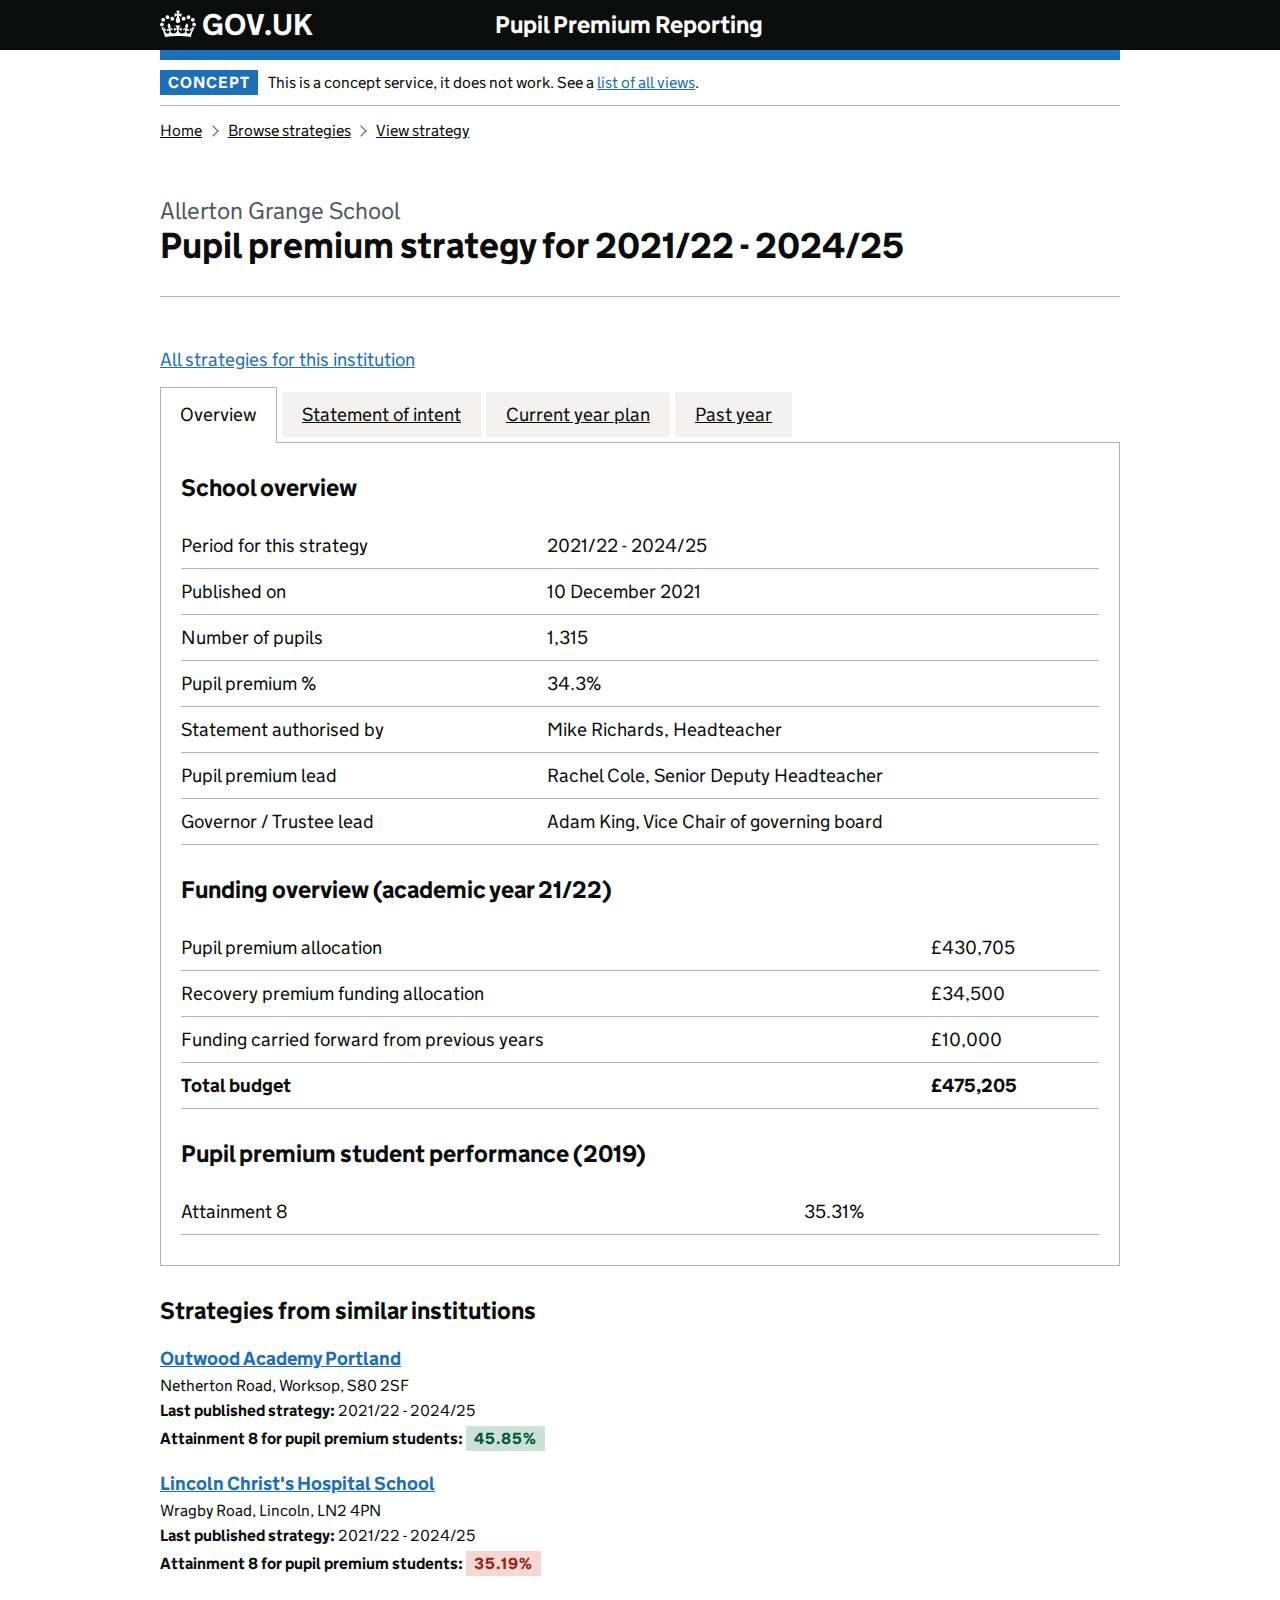
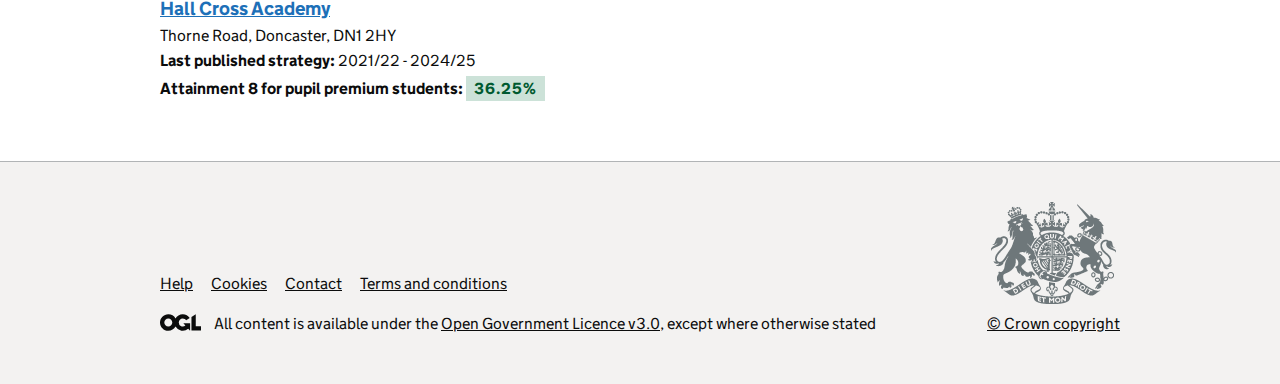
<file: public-strategies-show.html>
<!DOCTYPE html>
<html lang="en" class="govuk-template app-html-class">
  <head>
    <meta charset="utf-8" />
    <title>Your strategy - Pupil Premium Reporting</title>
    <meta
      name="viewport"
      content="width=device-width, initial-scale=1, viewport-fit=cover"
    />
    <meta name="theme-color" content="blue" />

    <meta http-equiv="X-UA-Compatible" content="IE=edge" />

    <link
      rel="shortcut icon"
      sizes="16x16 32x32 48x48"
      href="./assets/images/favicon.ico"
      type="image/x-icon"
    />
    <link
      rel="mask-icon"
      href="./assets/images/govuk-mask-icon.svg"
      color="blue"
    />
    <link
      rel="apple-touch-icon"
      sizes="180x180"
      href="./assets/images/govuk-apple-touch-icon-180x180.png"
    />
    <link
      rel="apple-touch-icon"
      sizes="167x167"
      href="./assets/images/govuk-apple-touch-icon-167x167.png"
    />
    <link
      rel="apple-touch-icon"
      sizes="152x152"
      href="./assets/images/govuk-apple-touch-icon-152x152.png"
    />
    <link
      rel="apple-touch-icon"
      href="./assets/images/govuk-apple-touch-icon.png"
    />

    <link rel="stylesheet" href="./stylesheets/govuk-frontend-4.2.0.min.css" />
    <link rel="stylesheet" href="./stylesheets/custom.css" />
  </head>

  <body
    class="govuk-template__body app-body-class"
    data-test="My value"
    data-other="report:details"
  >
    <script>
      document.body.className = document.body.className
        ? document.body.className + " js-enabled"
        : "js-enabled";
    </script>

    <a
      href="#main-content"
      class="govuk-skip-link"
      data-module="govuk-skip-link"
      >Skip to main content</a
    >

    <header class="govuk-header" role="banner" data-module="govuk-header">
      <div class="govuk-header__container govuk-width-container">
        <div class="govuk-header__logo">
          <a href="#" class="govuk-header__link govuk-header__link--homepage">
            <span class="govuk-header__logotype">
              <!--[if gt IE 8]><!-->
              <svg
                aria-hidden="true"
                focusable="false"
                class="govuk-header__logotype-crown"
                xmlns="http://www.w3.org/2000/svg"
                viewBox="0 0 132 97"
                height="30"
                width="36"
              >
                <path
                  fill="currentColor"
                  fill-rule="evenodd"
                  d="M25 30.2c3.5 1.5 7.7-.2 9.1-3.7 1.5-3.6-.2-7.8-3.9-9.2-3.6-1.4-7.6.3-9.1 3.9-1.4 3.5.3 7.5 3.9 9zM9 39.5c3.6 1.5 7.8-.2 9.2-3.7 1.5-3.6-.2-7.8-3.9-9.1-3.6-1.5-7.6.2-9.1 3.8-1.4 3.5.3 7.5 3.8 9zM4.4 57.2c3.5 1.5 7.7-.2 9.1-3.8 1.5-3.6-.2-7.7-3.9-9.1-3.5-1.5-7.6.3-9.1 3.8-1.4 3.5.3 7.6 3.9 9.1zm38.3-21.4c3.5 1.5 7.7-.2 9.1-3.8 1.5-3.6-.2-7.7-3.9-9.1-3.6-1.5-7.6.3-9.1 3.8-1.3 3.6.4 7.7 3.9 9.1zm64.4-5.6c-3.6 1.5-7.8-.2-9.1-3.7-1.5-3.6.2-7.8 3.8-9.2 3.6-1.4 7.7.3 9.2 3.9 1.3 3.5-.4 7.5-3.9 9zm15.9 9.3c-3.6 1.5-7.7-.2-9.1-3.7-1.5-3.6.2-7.8 3.7-9.1 3.6-1.5 7.7.2 9.2 3.8 1.5 3.5-.3 7.5-3.8 9zm4.7 17.7c-3.6 1.5-7.8-.2-9.2-3.8-1.5-3.6.2-7.7 3.9-9.1 3.6-1.5 7.7.3 9.2 3.8 1.3 3.5-.4 7.6-3.9 9.1zM89.3 35.8c-3.6 1.5-7.8-.2-9.2-3.8-1.4-3.6.2-7.7 3.9-9.1 3.6-1.5 7.7.3 9.2 3.8 1.4 3.6-.3 7.7-3.9 9.1zM69.7 17.7l8.9 4.7V9.3l-8.9 2.8c-.2-.3-.5-.6-.9-.9L72.4 0H59.6l3.5 11.2c-.3.3-.6.5-.9.9l-8.8-2.8v13.1l8.8-4.7c.3.3.6.7.9.9l-5 15.4v.1c-.2.8-.4 1.6-.4 2.4 0 4.1 3.1 7.5 7 8.1h.2c.3 0 .7.1 1 .1.4 0 .7 0 1-.1h.2c4-.6 7.1-4.1 7.1-8.1 0-.8-.1-1.7-.4-2.4V34l-5.1-15.4c.4-.2.7-.6 1-.9zM66 92.8c16.9 0 32.8 1.1 47.1 3.2 4-16.9 8.9-26.7 14-33.5l-9.6-3.4c1 4.9 1.1 7.2 0 10.2-1.5-1.4-3-4.3-4.2-8.7L108.6 76c2.8-2 5-3.2 7.5-3.3-4.4 9.4-10 11.9-13.6 11.2-4.3-.8-6.3-4.6-5.6-7.9 1-4.7 5.7-5.9 8-.5 4.3-8.7-3-11.4-7.6-8.8 7.1-7.2 7.9-13.5 2.1-21.1-8 6.1-8.1 12.3-4.5 20.8-4.7-5.4-12.1-2.5-9.5 6.2 3.4-5.2 7.9-2 7.2 3.1-.6 4.3-6.4 7.8-13.5 7.2-10.3-.9-10.9-8-11.2-13.8 2.5-.5 7.1 1.8 11 7.3L80.2 60c-4.1 4.4-8 5.3-12.3 5.4 1.4-4.4 8-11.6 8-11.6H55.5s6.4 7.2 7.9 11.6c-4.2-.1-8-1-12.3-5.4l1.4 16.4c3.9-5.5 8.5-7.7 10.9-7.3-.3 5.8-.9 12.8-11.1 13.8-7.2.6-12.9-2.9-13.5-7.2-.7-5 3.8-8.3 7.1-3.1 2.7-8.7-4.6-11.6-9.4-6.2 3.7-8.5 3.6-14.7-4.6-20.8-5.8 7.6-5 13.9 2.2 21.1-4.7-2.6-11.9.1-7.7 8.8 2.3-5.5 7.1-4.2 8.1.5.7 3.3-1.3 7.1-5.7 7.9-3.5.7-9-1.8-13.5-11.2 2.5.1 4.7 1.3 7.5 3.3l-4.7-15.4c-1.2 4.4-2.7 7.2-4.3 8.7-1.1-3-.9-5.3 0-10.2l-9.5 3.4c5 6.9 9.9 16.7 14 33.5 14.8-2.1 30.8-3.2 47.7-3.2z"
                ></path>
              </svg>
              <!--<![endif]-->
              <!--[if IE 8]>
                <img
                  src="./assets/images/govuk-logotype-crown.png"
                  class="govuk-header__logotype-crown-fallback-image"
                  width="36"
                  height="32"
                />
              <![endif]-->
              <span class="govuk-header__logotype-text"> GOV.UK </span>
            </span>
          </a>
        </div>
        <div class="govuk-header__content">
          <a href="#" class="govuk-header__link govuk-header__service-name">
            Pupil Premium Reporting
          </a>
          <!-- <nav aria-label="Menu" class="govuk-header__navigation">
            <button
              type="button"
              class="govuk-header__menu-button govuk-js-header-toggle"
              aria-controls="navigation"
              aria-label="Show or hide menu"
            >
              Menu
            </button>

            <ul id="navigation" class="govuk-header__navigation-list">
              <li
                class="govuk-header__navigation-item govuk-header__navigation-item--active"
              >
                <a class="govuk-header__link" href="#1"> Navigation item 1 </a>
              </li>
              <li class="govuk-header__navigation-item">
                <a class="govuk-header__link" href="#2"> Navigation item 2 </a>
              </li>
              <li class="govuk-header__navigation-item">
                <a class="govuk-header__link" href="#3"> Navigation item 3 </a>
              </li>
            </ul>
          </nav> -->
        </div>
      </div>
    </header>

    <div class="govuk-width-container app-width-container">
      <div class="govuk-phase-banner">
        <p class="govuk-phase-banner__content">
          <strong class="govuk-tag govuk-phase-banner__content__tag">
            concept
          </strong>
          <span class="govuk-phase-banner__text">
            This is a concept service, it does not work. See a
            <a href="index.html" class="govuk-link govuk-link--no-visited-state"
              >list of all views</a
            >.
          </span>
        </p>
      </div>

      <div class="govuk-breadcrumbs">
        <ol class="govuk-breadcrumbs__list">
          <li class="govuk-breadcrumbs__list-item">
            <a class="govuk-breadcrumbs__link" href="index.html">Home</a>
          </li>
          <li class="govuk-breadcrumbs__list-item">
            <a
              class="govuk-breadcrumbs__link"
              href="public-strategies-index.html"
              >Browse strategies
            </a>
          </li>
          <li class="govuk-breadcrumbs__list-item">
            <a class="govuk-breadcrumbs__link" href="#">View strategy </a>
          </li>
        </ol>
      </div>

      <!-- <a href="index.html" class="govuk-back-link">Back</a> -->

      <main class="govuk-main-wrapper" id="main-content" role="main">
        <div class="govuk-grid-row">
          <div class="govuk-grid-column-full govuk-!-margin-bottom-4">
            <span class="govuk-caption-l">Allerton Grange School</span>
            <h1 class="govuk-heading-l">
              Pupil premium strategy for 2021/22 - 2024/25
            </h1>
            <hr
              class="govuk-section-break govuk-section-break--l govuk-section-break--visible"
            />
          </div>
        </div>

        <div class="govuk-grid-row">
          <div class="govuk-grid-column-full">
            <p class="govuk-body">
              <a href="#" class="govuk-link"
                >All strategies for this institution</a
              >
            </p>

            <div class="govuk-tabs" data-module="govuk-tabs">
              <h2 class="govuk-tabs__title">Contents</h2>
              <ul class="govuk-tabs__list">
                <li
                  class="govuk-tabs__list-item govuk-tabs__list-item--selected"
                >
                  <a class="govuk-tabs__tab" href="#overview"> Overview </a>
                </li>
                <li class="govuk-tabs__list-item">
                  <a class="govuk-tabs__tab" href="#statement-of-intent">
                    Statement of intent
                  </a>
                </li>
                <li class="govuk-tabs__list-item">
                  <a class="govuk-tabs__tab" href="#current-plan">
                    Current year plan
                  </a>
                </li>
                <li class="govuk-tabs__list-item">
                  <a class="govuk-tabs__tab" href="#past-year"> Past year </a>
                </li>
              </ul>
              <div class="govuk-tabs__panel" id="overview">
                <h2 class="govuk-heading-m">School overview</h2>
                <table class="govuk-table">
                  <tbody class="govuk-table__body">
                    <tr class="govuk-table__row">
                      <td class="govuk-table__cell">
                        Period for this strategy
                      </td>
                      <td class="govuk-table__cell">2021/22 - 2024/25</td>
                    </tr>
                    <tr class="govuk-table__row">
                      <td class="govuk-table__cell">Published on</td>
                      <td class="govuk-table__cell">10 December 2021</td>
                    </tr>
                    <tr class="govuk-table__row">
                      <td class="govuk-table__cell">Number of pupils</td>
                      <td class="govuk-table__cell">1,315</td>
                    </tr>
                    <tr class="govuk-table__row">
                      <td class="govuk-table__cell">Pupil premium %</td>
                      <td class="govuk-table__cell">34.3%</td>
                    </tr>
                    <tr class="govuk-table__row">
                      <td class="govuk-table__cell">Statement authorised by</td>
                      <td class="govuk-table__cell">
                        Mike Richards, Headteacher
                      </td>
                    </tr>
                    <tr class="govuk-table__row">
                      <td class="govuk-table__cell">Pupil premium lead</td>
                      <td class="govuk-table__cell">
                        Rachel Cole, Senior Deputy Headteacher
                      </td>
                    </tr>
                    <tr class="govuk-table__row">
                      <td class="govuk-table__cell">Governor / Trustee lead</td>
                      <td class="govuk-table__cell">
                        Adam King, Vice Chair of governing board
                      </td>
                    </tr>
                  </tbody>
                </table>
                <h2 class="govuk-heading-m">
                  Funding overview (academic year 21/22)
                </h2>
                <table class="govuk-table">
                  <tbody class="govuk-table__body">
                    <tr class="govuk-table__row">
                      <td class="govuk-table__cell">
                        Pupil premium allocation
                      </td>
                      <td class="govuk-table__cell">£430,705</td>
                    </tr>
                    <tr class="govuk-table__row">
                      <td class="govuk-table__cell">
                        Recovery premium funding allocation
                      </td>
                      <td class="govuk-table__cell">£34,500</td>
                    </tr>
                    <tr class="govuk-table__row">
                      <td class="govuk-table__cell">
                        Funding carried forward from previous years
                      </td>
                      <td class="govuk-table__cell">£10,000</td>
                    </tr>
                    <tr class="govuk-table__row">
                      <td class="govuk-table__cell">
                        <strong> Total budget </strong>
                      </td>
                      <td class="govuk-table__cell">
                        <strong> £475,205 </strong>
                      </td>
                    </tr>
                  </tbody>
                </table>
                <h2 class="govuk-heading-m">
                  Pupil premium student performance (2019)
                </h2>
                <table class="govuk-table">
                  <tbody class="govuk-table__body">
                    <tr class="govuk-table__row">
                      <td class="govuk-table__cell">Attainment 8</td>
                      <td class="govuk-table__cell">35.31%</td>
                    </tr>
                  </tbody>
                </table>
              </div>
              <div
                class="govuk-tabs__panel govuk-tabs__panel--hidden"
                id="statement-of-intent"
              >
                <h2 class="govuk-heading-m">Statement of intent</h2>
                <p class="govuk-body">
                  Our intention is that all pupils, irrespective of their
                  background or the challenges they face, make good progress and
                  achieve high attainment across the curriculum, particularly in
                  EBacc subjects.
                </p>
                <p class="govuk-body">
                  The focus of our pupil premium strategy is to support
                  disadvantaged pupils to achieve that goal, including progress
                  for those who are already high attainers. We will consider the
                  challenges faced by vulnerable pupils, such as those who have
                  a social worker and young carers. The activity we have
                  outlined in this statement is also intended to support their
                  needs, regardless of whether they are disadvantaged or not.
                </p>
                <p class="govuk-body">
                  High-quality teaching is at the heart of our approach, with a
                  focus on areas in which disadvantaged pupils require the most
                  support. This is proven to have the greatest impact on closing
                  the disadvantage attainment gap and at the same time will
                  benefit the non-disadvantaged pupils in our school. Implicit
                  in the intended outcomes detailed below, is the intention that
                  non-disadvantaged pupils' attainment will be sustained and
                  improved alongside progress for their disadvantaged peers.
                </p>
                <p class="govuk-body">
                  Our strategy is also integral to wider school plans for
                  education recovery, notably in its targeted support through
                  the National Tutoring Programme for pupils whose education has
                  been worst affected, including non-disadvantaged pupils.
                </p>
                <p class="govuk-body">
                  Our approach will be responsive to common challenges and
                  individual needs, rooted in robust diagnostic assessment, not
                  assumptions about the impact of disadvantage. The approaches
                  we have adopted complement each other to help pupils excel. To
                  ensure they are effective we will:
                </p>
                <ul class="govuk-list govuk-list--bullet">
                  <li>
                    ensure disadvantaged pupils are challenged in the work that
                    they're set
                  </li>
                  <li>
                    act early to intervene at the point need is identified
                  </li>
                  <li>
                    adopt a whole school approach in which all staff take
                    responsibility for disadvantaged pupils' outcomes and raise
                    expectations of what they can achieve
                  </li>
                </ul>
              </div>
              <div
                class="govuk-tabs__panel govuk-tabs__panel--hidden"
                id="current-plan"
              >
                <h2 class="govuk-heading-m">Intended outcomes</h2>

                <table class="govuk-table">
                  <thead class="govuk-table__head">
                    <tr class="govuk-table__row">
                      <th scope="col" class="govuk-table__header">
                        Intended outcome
                      </th>
                      <th scope="col" class="govuk-table__header">
                        Success criteria
                      </th>
                    </tr>
                  </thead>
                  <tbody class="govuk-table__body">
                    <tr class="govuk-table__row">
                      <td scope="row" class="govuk-table__cell">
                        Improved attainment among disadvantaged pupils across
                        the curriculum at the end of KS4, with a focus on EBacc
                        subjects.
                      </td>
                      <td class="govuk-table__cell">
                        By the end of our current plan in 2024/25, X% or more of
                        disadvantaged pupils enter the English Baccalaureate
                        (EBacc). In the last X years this figure was X - Y%.
                        2024/25 KS4 outcomes demonstrate that disadvantaged
                        pupils achieve:
                        <ul class="govuk-list govuk-list--bullet">
                          <li>an average Attainment 8 score of X</li>
                          <li>an EBacc average point score of X</li>
                        </ul>
                      </td>
                    </tr>
                    <tr class="govuk-table__row">
                      <td scope="row" class="govuk-table__cell">
                        Improved reading comprehension among disadvantaged
                        pupils across KS3.
                      </td>
                      <td class="govuk-table__cell">
                        Reading comprehension tests demonstrate improved
                        comprehension skills among disadvantaged pupils and a
                        smaller disparity between the scores of disadvantaged
                        pupils and their non-disadvantaged peers. Teachers
                        should also have recognised this improvement through
                        engagement in lessons and book scrutiny.
                      </td>
                    </tr>
                    <tr class="govuk-table__row">
                      <td scope="row" class="govuk-table__cell">
                        To achieve and sustain improved wellbeing for all
                        pupils, including those who are disadvantaged.
                      </td>
                      <td class="govuk-table__cell">
                        Sustained high levels of wellbeing from 2024/25
                        demonstrated by:
                        <ul class="govuk-list govuk-list--bullet">
                          <li>
                            qualitative data from student voice, student and
                            parent surveys and teacher observations.
                          </li>
                          <li>
                            a significant increase in participation in
                            enrichment activities, particularly among
                            disadvantaged pupils.
                          </li>
                        </ul>
                      </td>
                    </tr>
                    <tr class="govuk-table__row">
                      <td scope="row" class="govuk-table__cell">
                        To achieve and sustain improved attendance for all
                        pupils, particularly our disadvantaged pupils.
                      </td>
                      <td class="govuk-table__cell">
                        Sustained high attendance from 2024/25 demonstrated by:
                        <ul class="govuk-list govuk-list--bullet">
                          <li>
                            the overall absence rate for all pupils being no
                            more than X%, and the attendance gap between
                            disadvantaged pupils and their non-disadvantaged
                            peers being reduced by X%.
                          </li>
                          <li>
                            the percentage of all pupils who are persistently
                            absent being below X% and the figure among
                            disadvantaged pupils being no more than X% lower
                            than their peers.
                          </li>
                        </ul>
                      </td>
                    </tr>
                  </tbody>
                </table>

                <h2 class="govuk-heading-m">Activity this academic year</h2>

                <section class="activity-container govuk-!-margin-bottom-6">
                  <h3 class="govuk-heading-m">Challenge: Maths attainment</h3>

                  <p class="govuk-body">
                    The maths attainment of disadvantaged pupils is generally
                    lower than that of their peers and teacher diagnostic
                    assessments suggest that many pupils particularly struggle
                    with problem solving tasks.
                  </p>
                  <p class="govuk-body">
                    Assessments on entry to year 7 in the last X years indicate
                    that between X - Y% of our disadvantaged pupils arrive below
                    age-related expectations compared to X - Y% of their peers.
                    Subsequent internal and external (where available)
                    assessments show that this gap widens by around X% during
                    pupils' time at our school.
                  </p>

                  <h2 class="govuk-heading-m">
                    Activites we're undertaking this year
                  </h2>

                  <table class="govuk-table">
                    <thead class="govuk-table__head">
                      <tr class="govuk-table__row">
                        <th scope="col" class="govuk-table__header">
                          Category
                        </th>
                        <th scope="col" class="govuk-table__header">
                          What we plan to do
                        </th>
                        <th scope="col" class="govuk-table__header">
                          Budgeted
                        </th>
                        <th scope="col" class="govuk-table__header"></th>
                      </tr>
                    </thead>
                    <tbody class="govuk-table__body">
                      <tr class="govuk-table__row">
                        <th scope="row" class="govuk-table__header">
                          <strong>Feedback</strong>
                          <div class="evidence">
                            <div class="evidence-row">
                              <strong>Cost</strong>
                              <div class="icons">
                                <svg
                                  width="21"
                                  height="21"
                                  stroke-width="1.5"
                                  viewBox="0 0 24 24"
                                  fill="none"
                                  xmlns="http://www.w3.org/2000/svg"
                                >
                                  <path
                                    d="M10.6667 13.6C9.55558 16.2666 7.88891 18.9333 5.66669 20H16.2222C16.2222 20 17.8889 20 19 18.9333"
                                    stroke="currentColor"
                                    stroke-linecap="round"
                                    stroke-linejoin="round"
                                  />
                                  <path
                                    d="M15.1111 13.6H4"
                                    stroke="currentColor"
                                    stroke-linecap="round"
                                    stroke-linejoin="round"
                                  />
                                  <path
                                    d="M17.3333 8.8C17.3333 6.14903 15.0947 4 12.3333 4C9.57189 4 7.33331 6.14903 7.33331 8.8C7.33331 11.451 9.57189 13.6 12.3333 13.6"
                                    stroke="currentColor"
                                    stroke-linecap="round"
                                    stroke-linejoin="round"
                                  />
                                </svg>
                                <span class="icons-faded">
                                  <svg
                                    width="21"
                                    height="21"
                                    stroke-width="1.5"
                                    viewBox="0 0 24 24"
                                    fill="none"
                                    xmlns="http://www.w3.org/2000/svg"
                                  >
                                    <path
                                      d="M10.6667 13.6C9.55558 16.2666 7.88891 18.9333 5.66669 20H16.2222C16.2222 20 17.8889 20 19 18.9333"
                                      stroke="currentColor"
                                      stroke-linecap="round"
                                      stroke-linejoin="round"
                                    />
                                    <path
                                      d="M15.1111 13.6H4"
                                      stroke="currentColor"
                                      stroke-linecap="round"
                                      stroke-linejoin="round"
                                    />
                                    <path
                                      d="M17.3333 8.8C17.3333 6.14903 15.0947 4 12.3333 4C9.57189 4 7.33331 6.14903 7.33331 8.8C7.33331 11.451 9.57189 13.6 12.3333 13.6"
                                      stroke="currentColor"
                                      stroke-linecap="round"
                                      stroke-linejoin="round"
                                    />
                                  </svg>
                                  <svg
                                    width="21"
                                    height="21"
                                    stroke-width="1.5"
                                    viewBox="0 0 24 24"
                                    fill="none"
                                    xmlns="http://www.w3.org/2000/svg"
                                  >
                                    <path
                                      d="M10.6667 13.6C9.55558 16.2666 7.88891 18.9333 5.66669 20H16.2222C16.2222 20 17.8889 20 19 18.9333"
                                      stroke="currentColor"
                                      stroke-linecap="round"
                                      stroke-linejoin="round"
                                    />
                                    <path
                                      d="M15.1111 13.6H4"
                                      stroke="currentColor"
                                      stroke-linecap="round"
                                      stroke-linejoin="round"
                                    />
                                    <path
                                      d="M17.3333 8.8C17.3333 6.14903 15.0947 4 12.3333 4C9.57189 4 7.33331 6.14903 7.33331 8.8C7.33331 11.451 9.57189 13.6 12.3333 13.6"
                                      stroke="currentColor"
                                      stroke-linecap="round"
                                      stroke-linejoin="round"
                                    />
                                  </svg>
                                  <svg
                                    width="21"
                                    height="21"
                                    stroke-width="1.5"
                                    viewBox="0 0 24 24"
                                    fill="none"
                                    xmlns="http://www.w3.org/2000/svg"
                                  >
                                    <path
                                      d="M10.6667 13.6C9.55558 16.2666 7.88891 18.9333 5.66669 20H16.2222C16.2222 20 17.8889 20 19 18.9333"
                                      stroke="currentColor"
                                      stroke-linecap="round"
                                      stroke-linejoin="round"
                                    />
                                    <path
                                      d="M15.1111 13.6H4"
                                      stroke="currentColor"
                                      stroke-linecap="round"
                                      stroke-linejoin="round"
                                    />
                                    <path
                                      d="M17.3333 8.8C17.3333 6.14903 15.0947 4 12.3333 4C9.57189 4 7.33331 6.14903 7.33331 8.8C7.33331 11.451 9.57189 13.6 12.3333 13.6"
                                      stroke="currentColor"
                                      stroke-linecap="round"
                                      stroke-linejoin="round"
                                    />
                                  </svg>
                                  <svg
                                    width="21"
                                    height="21"
                                    stroke-width="1.5"
                                    viewBox="0 0 24 24"
                                    fill="none"
                                    xmlns="http://www.w3.org/2000/svg"
                                  >
                                    <path
                                      d="M10.6667 13.6C9.55558 16.2666 7.88891 18.9333 5.66669 20H16.2222C16.2222 20 17.8889 20 19 18.9333"
                                      stroke="currentColor"
                                      stroke-linecap="round"
                                      stroke-linejoin="round"
                                    />
                                    <path
                                      d="M15.1111 13.6H4"
                                      stroke="currentColor"
                                      stroke-linecap="round"
                                      stroke-linejoin="round"
                                    />
                                    <path
                                      d="M17.3333 8.8C17.3333 6.14903 15.0947 4 12.3333 4C9.57189 4 7.33331 6.14903 7.33331 8.8C7.33331 11.451 9.57189 13.6 12.3333 13.6"
                                      stroke="currentColor"
                                      stroke-linecap="round"
                                      stroke-linejoin="round"
                                    />
                                  </svg>
                                </span>
                              </div>
                            </div>

                            <div class="evidence-row">
                              <strong>Evidence</strong>
                              <div>
                                <svg
                                  width="21"
                                  height="21"
                                  stroke-width="1.5"
                                  viewBox="0 0 24 24"
                                  fill="none"
                                  xmlns="http://www.w3.org/2000/svg"
                                >
                                  <path
                                    d="M8.58737 8.23597L11.1849 3.00376C11.5183 2.33208 12.4817 2.33208 12.8151 3.00376L15.4126 8.23597L21.2215 9.08017C21.9668 9.18848 22.2638 10.0994 21.7243 10.6219L17.5217 14.6918L18.5135 20.4414C18.6409 21.1798 17.8614 21.7428 17.1945 21.3941L12 18.678L6.80547 21.3941C6.1386 21.7428 5.35909 21.1798 5.48645 20.4414L6.47825 14.6918L2.27575 10.6219C1.73617 10.0994 2.03322 9.18848 2.77852 9.08017L8.58737 8.23597Z"
                                    stroke="currentColor"
                                    stroke-linecap="round"
                                    stroke-linejoin="round"
                                  />
                                </svg>
                                <svg
                                  width="21"
                                  height="21"
                                  stroke-width="1.5"
                                  viewBox="0 0 24 24"
                                  fill="none"
                                  xmlns="http://www.w3.org/2000/svg"
                                >
                                  <path
                                    d="M8.58737 8.23597L11.1849 3.00376C11.5183 2.33208 12.4817 2.33208 12.8151 3.00376L15.4126 8.23597L21.2215 9.08017C21.9668 9.18848 22.2638 10.0994 21.7243 10.6219L17.5217 14.6918L18.5135 20.4414C18.6409 21.1798 17.8614 21.7428 17.1945 21.3941L12 18.678L6.80547 21.3941C6.1386 21.7428 5.35909 21.1798 5.48645 20.4414L6.47825 14.6918L2.27575 10.6219C1.73617 10.0994 2.03322 9.18848 2.77852 9.08017L8.58737 8.23597Z"
                                    stroke="currentColor"
                                    stroke-linecap="round"
                                    stroke-linejoin="round"
                                  />
                                </svg>
                                <svg
                                  width="21"
                                  height="21"
                                  stroke-width="1.5"
                                  viewBox="0 0 24 24"
                                  fill="none"
                                  xmlns="http://www.w3.org/2000/svg"
                                >
                                  <path
                                    d="M8.58737 8.23597L11.1849 3.00376C11.5183 2.33208 12.4817 2.33208 12.8151 3.00376L15.4126 8.23597L21.2215 9.08017C21.9668 9.18848 22.2638 10.0994 21.7243 10.6219L17.5217 14.6918L18.5135 20.4414C18.6409 21.1798 17.8614 21.7428 17.1945 21.3941L12 18.678L6.80547 21.3941C6.1386 21.7428 5.35909 21.1798 5.48645 20.4414L6.47825 14.6918L2.27575 10.6219C1.73617 10.0994 2.03322 9.18848 2.77852 9.08017L8.58737 8.23597Z"
                                    stroke="currentColor"
                                    stroke-linecap="round"
                                    stroke-linejoin="round"
                                  />
                                </svg>
                                <svg
                                  width="21"
                                  height="21"
                                  stroke-width="1.5"
                                  viewBox="0 0 24 24"
                                  fill="none"
                                  xmlns="http://www.w3.org/2000/svg"
                                >
                                  <path
                                    d="M8.58737 8.23597L11.1849 3.00376C11.5183 2.33208 12.4817 2.33208 12.8151 3.00376L15.4126 8.23597L21.2215 9.08017C21.9668 9.18848 22.2638 10.0994 21.7243 10.6219L17.5217 14.6918L18.5135 20.4414C18.6409 21.1798 17.8614 21.7428 17.1945 21.3941L12 18.678L6.80547 21.3941C6.1386 21.7428 5.35909 21.1798 5.48645 20.4414L6.47825 14.6918L2.27575 10.6219C1.73617 10.0994 2.03322 9.18848 2.77852 9.08017L8.58737 8.23597Z"
                                    stroke="currentColor"
                                    stroke-linecap="round"
                                    stroke-linejoin="round"
                                  />
                                </svg>

                                <span class="icons-faded">
                                  <svg
                                    width="21"
                                    height="21"
                                    stroke-width="1.5"
                                    viewBox="0 0 24 24"
                                    fill="none"
                                    xmlns="http://www.w3.org/2000/svg"
                                  >
                                    <path
                                      d="M8.58737 8.23597L11.1849 3.00376C11.5183 2.33208 12.4817 2.33208 12.8151 3.00376L15.4126 8.23597L21.2215 9.08017C21.9668 9.18848 22.2638 10.0994 21.7243 10.6219L17.5217 14.6918L18.5135 20.4414C18.6409 21.1798 17.8614 21.7428 17.1945 21.3941L12 18.678L6.80547 21.3941C6.1386 21.7428 5.35909 21.1798 5.48645 20.4414L6.47825 14.6918L2.27575 10.6219C1.73617 10.0994 2.03322 9.18848 2.77852 9.08017L8.58737 8.23597Z"
                                      stroke="currentColor"
                                      stroke-linecap="round"
                                      stroke-linejoin="round"
                                    />
                                  </svg>
                                </span>
                              </div>
                            </div>

                            <a
                              href="https://educationendowmentfoundation.org.uk/education-evidence/teaching-learning-toolkit/feedback"
                              class="govuk-link govuk-link--no-visited-state"
                              rel="noreferrer noopener"
                              target="_blank"
                              >Source (opens in new tab)</a
                            >
                          </div>
                        </th>
                        <td class="govuk-table__cell">
                          <p class="govuk-body">
                            Purchase of standardised diagnostic assessments.
                            Training will be provided for staff to ensure
                            assessments are interpreted and correctly used to
                            give feedback to pupils.
                          </p>
                        </td>
                        <td class="govuk-table__cell">£1,234</td>
                      </tr>
                      <tr class="govuk-table__row">
                        <th scope="row" class="govuk-table__header">
                          <strong>Mastery learning</strong>
                          <div class="evidence">
                            <div class="evidence-row">
                              <strong>Cost</strong>
                              <div class="icons">
                                <svg
                                  width="21"
                                  height="21"
                                  stroke-width="1.5"
                                  viewBox="0 0 24 24"
                                  fill="none"
                                  xmlns="http://www.w3.org/2000/svg"
                                >
                                  <path
                                    d="M10.6667 13.6C9.55558 16.2666 7.88891 18.9333 5.66669 20H16.2222C16.2222 20 17.8889 20 19 18.9333"
                                    stroke="currentColor"
                                    stroke-linecap="round"
                                    stroke-linejoin="round"
                                  />
                                  <path
                                    d="M15.1111 13.6H4"
                                    stroke="currentColor"
                                    stroke-linecap="round"
                                    stroke-linejoin="round"
                                  />
                                  <path
                                    d="M17.3333 8.8C17.3333 6.14903 15.0947 4 12.3333 4C9.57189 4 7.33331 6.14903 7.33331 8.8C7.33331 11.451 9.57189 13.6 12.3333 13.6"
                                    stroke="currentColor"
                                    stroke-linecap="round"
                                    stroke-linejoin="round"
                                  />
                                </svg>
                                <span class="icons-faded">
                                  <svg
                                    width="21"
                                    height="21"
                                    stroke-width="1.5"
                                    viewBox="0 0 24 24"
                                    fill="none"
                                    xmlns="http://www.w3.org/2000/svg"
                                  >
                                    <path
                                      d="M10.6667 13.6C9.55558 16.2666 7.88891 18.9333 5.66669 20H16.2222C16.2222 20 17.8889 20 19 18.9333"
                                      stroke="currentColor"
                                      stroke-linecap="round"
                                      stroke-linejoin="round"
                                    />
                                    <path
                                      d="M15.1111 13.6H4"
                                      stroke="currentColor"
                                      stroke-linecap="round"
                                      stroke-linejoin="round"
                                    />
                                    <path
                                      d="M17.3333 8.8C17.3333 6.14903 15.0947 4 12.3333 4C9.57189 4 7.33331 6.14903 7.33331 8.8C7.33331 11.451 9.57189 13.6 12.3333 13.6"
                                      stroke="currentColor"
                                      stroke-linecap="round"
                                      stroke-linejoin="round"
                                    />
                                  </svg>
                                  <svg
                                    width="21"
                                    height="21"
                                    stroke-width="1.5"
                                    viewBox="0 0 24 24"
                                    fill="none"
                                    xmlns="http://www.w3.org/2000/svg"
                                  >
                                    <path
                                      d="M10.6667 13.6C9.55558 16.2666 7.88891 18.9333 5.66669 20H16.2222C16.2222 20 17.8889 20 19 18.9333"
                                      stroke="currentColor"
                                      stroke-linecap="round"
                                      stroke-linejoin="round"
                                    />
                                    <path
                                      d="M15.1111 13.6H4"
                                      stroke="currentColor"
                                      stroke-linecap="round"
                                      stroke-linejoin="round"
                                    />
                                    <path
                                      d="M17.3333 8.8C17.3333 6.14903 15.0947 4 12.3333 4C9.57189 4 7.33331 6.14903 7.33331 8.8C7.33331 11.451 9.57189 13.6 12.3333 13.6"
                                      stroke="currentColor"
                                      stroke-linecap="round"
                                      stroke-linejoin="round"
                                    />
                                  </svg>
                                  <svg
                                    width="21"
                                    height="21"
                                    stroke-width="1.5"
                                    viewBox="0 0 24 24"
                                    fill="none"
                                    xmlns="http://www.w3.org/2000/svg"
                                  >
                                    <path
                                      d="M10.6667 13.6C9.55558 16.2666 7.88891 18.9333 5.66669 20H16.2222C16.2222 20 17.8889 20 19 18.9333"
                                      stroke="currentColor"
                                      stroke-linecap="round"
                                      stroke-linejoin="round"
                                    />
                                    <path
                                      d="M15.1111 13.6H4"
                                      stroke="currentColor"
                                      stroke-linecap="round"
                                      stroke-linejoin="round"
                                    />
                                    <path
                                      d="M17.3333 8.8C17.3333 6.14903 15.0947 4 12.3333 4C9.57189 4 7.33331 6.14903 7.33331 8.8C7.33331 11.451 9.57189 13.6 12.3333 13.6"
                                      stroke="currentColor"
                                      stroke-linecap="round"
                                      stroke-linejoin="round"
                                    />
                                  </svg>
                                  <svg
                                    width="21"
                                    height="21"
                                    stroke-width="1.5"
                                    viewBox="0 0 24 24"
                                    fill="none"
                                    xmlns="http://www.w3.org/2000/svg"
                                  >
                                    <path
                                      d="M10.6667 13.6C9.55558 16.2666 7.88891 18.9333 5.66669 20H16.2222C16.2222 20 17.8889 20 19 18.9333"
                                      stroke="currentColor"
                                      stroke-linecap="round"
                                      stroke-linejoin="round"
                                    />
                                    <path
                                      d="M15.1111 13.6H4"
                                      stroke="currentColor"
                                      stroke-linecap="round"
                                      stroke-linejoin="round"
                                    />
                                    <path
                                      d="M17.3333 8.8C17.3333 6.14903 15.0947 4 12.3333 4C9.57189 4 7.33331 6.14903 7.33331 8.8C7.33331 11.451 9.57189 13.6 12.3333 13.6"
                                      stroke="currentColor"
                                      stroke-linecap="round"
                                      stroke-linejoin="round"
                                    />
                                  </svg>
                                </span>
                              </div>
                            </div>

                            <div class="evidence-row">
                              <strong>Evidence</strong>
                              <div>
                                <svg
                                  width="21"
                                  height="21"
                                  stroke-width="1.5"
                                  viewBox="0 0 24 24"
                                  fill="none"
                                  xmlns="http://www.w3.org/2000/svg"
                                >
                                  <path
                                    d="M8.58737 8.23597L11.1849 3.00376C11.5183 2.33208 12.4817 2.33208 12.8151 3.00376L15.4126 8.23597L21.2215 9.08017C21.9668 9.18848 22.2638 10.0994 21.7243 10.6219L17.5217 14.6918L18.5135 20.4414C18.6409 21.1798 17.8614 21.7428 17.1945 21.3941L12 18.678L6.80547 21.3941C6.1386 21.7428 5.35909 21.1798 5.48645 20.4414L6.47825 14.6918L2.27575 10.6219C1.73617 10.0994 2.03322 9.18848 2.77852 9.08017L8.58737 8.23597Z"
                                    stroke="currentColor"
                                    stroke-linecap="round"
                                    stroke-linejoin="round"
                                  />
                                </svg>
                                <svg
                                  width="21"
                                  height="21"
                                  stroke-width="1.5"
                                  viewBox="0 0 24 24"
                                  fill="none"
                                  xmlns="http://www.w3.org/2000/svg"
                                >
                                  <path
                                    d="M8.58737 8.23597L11.1849 3.00376C11.5183 2.33208 12.4817 2.33208 12.8151 3.00376L15.4126 8.23597L21.2215 9.08017C21.9668 9.18848 22.2638 10.0994 21.7243 10.6219L17.5217 14.6918L18.5135 20.4414C18.6409 21.1798 17.8614 21.7428 17.1945 21.3941L12 18.678L6.80547 21.3941C6.1386 21.7428 5.35909 21.1798 5.48645 20.4414L6.47825 14.6918L2.27575 10.6219C1.73617 10.0994 2.03322 9.18848 2.77852 9.08017L8.58737 8.23597Z"
                                    stroke="currentColor"
                                    stroke-linecap="round"
                                    stroke-linejoin="round"
                                  />
                                </svg>
                                <span class="icons-faded">
                                  <svg
                                    width="21"
                                    height="21"
                                    stroke-width="1.5"
                                    viewBox="0 0 24 24"
                                    fill="none"
                                    xmlns="http://www.w3.org/2000/svg"
                                  >
                                    <path
                                      d="M8.58737 8.23597L11.1849 3.00376C11.5183 2.33208 12.4817 2.33208 12.8151 3.00376L15.4126 8.23597L21.2215 9.08017C21.9668 9.18848 22.2638 10.0994 21.7243 10.6219L17.5217 14.6918L18.5135 20.4414C18.6409 21.1798 17.8614 21.7428 17.1945 21.3941L12 18.678L6.80547 21.3941C6.1386 21.7428 5.35909 21.1798 5.48645 20.4414L6.47825 14.6918L2.27575 10.6219C1.73617 10.0994 2.03322 9.18848 2.77852 9.08017L8.58737 8.23597Z"
                                      stroke="currentColor"
                                      stroke-linecap="round"
                                      stroke-linejoin="round"
                                    />
                                  </svg>
                                  <svg
                                    width="21"
                                    height="21"
                                    stroke-width="1.5"
                                    viewBox="0 0 24 24"
                                    fill="none"
                                    xmlns="http://www.w3.org/2000/svg"
                                  >
                                    <path
                                      d="M8.58737 8.23597L11.1849 3.00376C11.5183 2.33208 12.4817 2.33208 12.8151 3.00376L15.4126 8.23597L21.2215 9.08017C21.9668 9.18848 22.2638 10.0994 21.7243 10.6219L17.5217 14.6918L18.5135 20.4414C18.6409 21.1798 17.8614 21.7428 17.1945 21.3941L12 18.678L6.80547 21.3941C6.1386 21.7428 5.35909 21.1798 5.48645 20.4414L6.47825 14.6918L2.27575 10.6219C1.73617 10.0994 2.03322 9.18848 2.77852 9.08017L8.58737 8.23597Z"
                                      stroke="currentColor"
                                      stroke-linecap="round"
                                      stroke-linejoin="round"
                                    />
                                  </svg>
                                  <svg
                                    width="21"
                                    height="21"
                                    stroke-width="1.5"
                                    viewBox="0 0 24 24"
                                    fill="none"
                                    xmlns="http://www.w3.org/2000/svg"
                                  >
                                    <path
                                      d="M8.58737 8.23597L11.1849 3.00376C11.5183 2.33208 12.4817 2.33208 12.8151 3.00376L15.4126 8.23597L21.2215 9.08017C21.9668 9.18848 22.2638 10.0994 21.7243 10.6219L17.5217 14.6918L18.5135 20.4414C18.6409 21.1798 17.8614 21.7428 17.1945 21.3941L12 18.678L6.80547 21.3941C6.1386 21.7428 5.35909 21.1798 5.48645 20.4414L6.47825 14.6918L2.27575 10.6219C1.73617 10.0994 2.03322 9.18848 2.77852 9.08017L8.58737 8.23597Z"
                                      stroke="currentColor"
                                      stroke-linecap="round"
                                      stroke-linejoin="round"
                                    />
                                  </svg>
                                </span>
                              </div>
                            </div>

                            <a
                              href="https://educationendowmentfoundation.org.uk/education-evidence/teaching-learning-toolkit/mastery-learning"
                              class="govuk-link govuk-link--no-visited-state"
                              rel="noreferrer noopener"
                              target="_blank"
                              >Source (opens in new tab)</a
                            >
                          </div>
                        </th>
                        <td class="govuk-table__cell">
                          <p class="govuk-body">
                            We will fund teacher release time to embed key
                            elements of the guidance in school, and to access
                            Maths Hub resources and CPD offers (including
                            Teaching for Mastery training).
                          </p>
                        </td>
                        <td class="govuk-table__cell">£1,234</td>
                      </tr>
                    </tbody>
                  </table>

                  <h2 class="govuk-heading-m">Total budgeted</h2>
                  <p class="govuk-body">£2,468</p>
                </section>

                <section class="activity-container govuk-!-margin-bottom-6">
                  <h3 class="govuk-heading-m">
                    Challenge: Reading comprehension
                  </h3>

                  <p class="govuk-body">
                    Assessments, observations and discussion with KS3 pupils
                    indicate that disadvantaged pupils generally have lower
                    levels of reading comprehension than peers. This impacts
                    their progress in all subjects.
                  </p>
                  <p class="govuk-body">
                    On entry to year 7 in the last X years, between X - Y% of
                    our disadvantaged pupils arrive below age-related
                    expectations compared to X - Y% of their peers. This gap
                    remains steady during pupils' time at our school.
                  </p>

                  <h2 class="govuk-heading-m">
                    Activites we're undertaking this year
                  </h2>

                  <table class="govuk-table">
                    <thead class="govuk-table__head">
                      <tr class="govuk-table__row">
                        <th scope="col" class="govuk-table__header">
                          Category
                        </th>
                        <th scope="col" class="govuk-table__header">
                          What we plan to do
                        </th>
                        <th scope="col" class="govuk-table__header">
                          Budgeted
                        </th>
                        <th scope="col" class="govuk-table__header"></th>
                      </tr>
                    </thead>
                    <tbody class="govuk-table__body">
                      <tr class="govuk-table__row">
                        <th scope="row" class="govuk-table__header">
                          <strong>Reading comprehension strategies</strong>
                          <div class="evidence">
                            <div class="evidence-row">
                              <strong>Cost</strong>
                              <div class="icons">
                                <svg
                                  width="21"
                                  height="21"
                                  stroke-width="1.5"
                                  viewBox="0 0 24 24"
                                  fill="none"
                                  xmlns="http://www.w3.org/2000/svg"
                                >
                                  <path
                                    d="M10.6667 13.6C9.55558 16.2666 7.88891 18.9333 5.66669 20H16.2222C16.2222 20 17.8889 20 19 18.9333"
                                    stroke="currentColor"
                                    stroke-linecap="round"
                                    stroke-linejoin="round"
                                  />
                                  <path
                                    d="M15.1111 13.6H4"
                                    stroke="currentColor"
                                    stroke-linecap="round"
                                    stroke-linejoin="round"
                                  />
                                  <path
                                    d="M17.3333 8.8C17.3333 6.14903 15.0947 4 12.3333 4C9.57189 4 7.33331 6.14903 7.33331 8.8C7.33331 11.451 9.57189 13.6 12.3333 13.6"
                                    stroke="currentColor"
                                    stroke-linecap="round"
                                    stroke-linejoin="round"
                                  />
                                </svg>
                                <span class="icons-faded">
                                  <svg
                                    width="21"
                                    height="21"
                                    stroke-width="1.5"
                                    viewBox="0 0 24 24"
                                    fill="none"
                                    xmlns="http://www.w3.org/2000/svg"
                                  >
                                    <path
                                      d="M10.6667 13.6C9.55558 16.2666 7.88891 18.9333 5.66669 20H16.2222C16.2222 20 17.8889 20 19 18.9333"
                                      stroke="currentColor"
                                      stroke-linecap="round"
                                      stroke-linejoin="round"
                                    />
                                    <path
                                      d="M15.1111 13.6H4"
                                      stroke="currentColor"
                                      stroke-linecap="round"
                                      stroke-linejoin="round"
                                    />
                                    <path
                                      d="M17.3333 8.8C17.3333 6.14903 15.0947 4 12.3333 4C9.57189 4 7.33331 6.14903 7.33331 8.8C7.33331 11.451 9.57189 13.6 12.3333 13.6"
                                      stroke="currentColor"
                                      stroke-linecap="round"
                                      stroke-linejoin="round"
                                    />
                                  </svg>
                                  <svg
                                    width="21"
                                    height="21"
                                    stroke-width="1.5"
                                    viewBox="0 0 24 24"
                                    fill="none"
                                    xmlns="http://www.w3.org/2000/svg"
                                  >
                                    <path
                                      d="M10.6667 13.6C9.55558 16.2666 7.88891 18.9333 5.66669 20H16.2222C16.2222 20 17.8889 20 19 18.9333"
                                      stroke="currentColor"
                                      stroke-linecap="round"
                                      stroke-linejoin="round"
                                    />
                                    <path
                                      d="M15.1111 13.6H4"
                                      stroke="currentColor"
                                      stroke-linecap="round"
                                      stroke-linejoin="round"
                                    />
                                    <path
                                      d="M17.3333 8.8C17.3333 6.14903 15.0947 4 12.3333 4C9.57189 4 7.33331 6.14903 7.33331 8.8C7.33331 11.451 9.57189 13.6 12.3333 13.6"
                                      stroke="currentColor"
                                      stroke-linecap="round"
                                      stroke-linejoin="round"
                                    />
                                  </svg>
                                  <svg
                                    width="21"
                                    height="21"
                                    stroke-width="1.5"
                                    viewBox="0 0 24 24"
                                    fill="none"
                                    xmlns="http://www.w3.org/2000/svg"
                                  >
                                    <path
                                      d="M10.6667 13.6C9.55558 16.2666 7.88891 18.9333 5.66669 20H16.2222C16.2222 20 17.8889 20 19 18.9333"
                                      stroke="currentColor"
                                      stroke-linecap="round"
                                      stroke-linejoin="round"
                                    />
                                    <path
                                      d="M15.1111 13.6H4"
                                      stroke="currentColor"
                                      stroke-linecap="round"
                                      stroke-linejoin="round"
                                    />
                                    <path
                                      d="M17.3333 8.8C17.3333 6.14903 15.0947 4 12.3333 4C9.57189 4 7.33331 6.14903 7.33331 8.8C7.33331 11.451 9.57189 13.6 12.3333 13.6"
                                      stroke="currentColor"
                                      stroke-linecap="round"
                                      stroke-linejoin="round"
                                    />
                                  </svg>
                                  <svg
                                    width="21"
                                    height="21"
                                    stroke-width="1.5"
                                    viewBox="0 0 24 24"
                                    fill="none"
                                    xmlns="http://www.w3.org/2000/svg"
                                  >
                                    <path
                                      d="M10.6667 13.6C9.55558 16.2666 7.88891 18.9333 5.66669 20H16.2222C16.2222 20 17.8889 20 19 18.9333"
                                      stroke="currentColor"
                                      stroke-linecap="round"
                                      stroke-linejoin="round"
                                    />
                                    <path
                                      d="M15.1111 13.6H4"
                                      stroke="currentColor"
                                      stroke-linecap="round"
                                      stroke-linejoin="round"
                                    />
                                    <path
                                      d="M17.3333 8.8C17.3333 6.14903 15.0947 4 12.3333 4C9.57189 4 7.33331 6.14903 7.33331 8.8C7.33331 11.451 9.57189 13.6 12.3333 13.6"
                                      stroke="currentColor"
                                      stroke-linecap="round"
                                      stroke-linejoin="round"
                                    />
                                  </svg>
                                </span>
                              </div>
                            </div>

                            <div class="evidence-row">
                              <strong>Evidence</strong>
                              <div>
                                <svg
                                  width="21"
                                  height="21"
                                  stroke-width="1.5"
                                  viewBox="0 0 24 24"
                                  fill="none"
                                  xmlns="http://www.w3.org/2000/svg"
                                >
                                  <path
                                    d="M8.58737 8.23597L11.1849 3.00376C11.5183 2.33208 12.4817 2.33208 12.8151 3.00376L15.4126 8.23597L21.2215 9.08017C21.9668 9.18848 22.2638 10.0994 21.7243 10.6219L17.5217 14.6918L18.5135 20.4414C18.6409 21.1798 17.8614 21.7428 17.1945 21.3941L12 18.678L6.80547 21.3941C6.1386 21.7428 5.35909 21.1798 5.48645 20.4414L6.47825 14.6918L2.27575 10.6219C1.73617 10.0994 2.03322 9.18848 2.77852 9.08017L8.58737 8.23597Z"
                                    stroke="currentColor"
                                    stroke-linecap="round"
                                    stroke-linejoin="round"
                                  />
                                </svg>
                                <svg
                                  width="21"
                                  height="21"
                                  stroke-width="1.5"
                                  viewBox="0 0 24 24"
                                  fill="none"
                                  xmlns="http://www.w3.org/2000/svg"
                                >
                                  <path
                                    d="M8.58737 8.23597L11.1849 3.00376C11.5183 2.33208 12.4817 2.33208 12.8151 3.00376L15.4126 8.23597L21.2215 9.08017C21.9668 9.18848 22.2638 10.0994 21.7243 10.6219L17.5217 14.6918L18.5135 20.4414C18.6409 21.1798 17.8614 21.7428 17.1945 21.3941L12 18.678L6.80547 21.3941C6.1386 21.7428 5.35909 21.1798 5.48645 20.4414L6.47825 14.6918L2.27575 10.6219C1.73617 10.0994 2.03322 9.18848 2.77852 9.08017L8.58737 8.23597Z"
                                    stroke="currentColor"
                                    stroke-linecap="round"
                                    stroke-linejoin="round"
                                  />
                                </svg>
                                <svg
                                  width="21"
                                  height="21"
                                  stroke-width="1.5"
                                  viewBox="0 0 24 24"
                                  fill="none"
                                  xmlns="http://www.w3.org/2000/svg"
                                >
                                  <path
                                    d="M8.58737 8.23597L11.1849 3.00376C11.5183 2.33208 12.4817 2.33208 12.8151 3.00376L15.4126 8.23597L21.2215 9.08017C21.9668 9.18848 22.2638 10.0994 21.7243 10.6219L17.5217 14.6918L18.5135 20.4414C18.6409 21.1798 17.8614 21.7428 17.1945 21.3941L12 18.678L6.80547 21.3941C6.1386 21.7428 5.35909 21.1798 5.48645 20.4414L6.47825 14.6918L2.27575 10.6219C1.73617 10.0994 2.03322 9.18848 2.77852 9.08017L8.58737 8.23597Z"
                                    stroke="currentColor"
                                    stroke-linecap="round"
                                    stroke-linejoin="round"
                                  />
                                </svg>
                                <svg
                                  width="21"
                                  height="21"
                                  stroke-width="1.5"
                                  viewBox="0 0 24 24"
                                  fill="none"
                                  xmlns="http://www.w3.org/2000/svg"
                                >
                                  <path
                                    d="M8.58737 8.23597L11.1849 3.00376C11.5183 2.33208 12.4817 2.33208 12.8151 3.00376L15.4126 8.23597L21.2215 9.08017C21.9668 9.18848 22.2638 10.0994 21.7243 10.6219L17.5217 14.6918L18.5135 20.4414C18.6409 21.1798 17.8614 21.7428 17.1945 21.3941L12 18.678L6.80547 21.3941C6.1386 21.7428 5.35909 21.1798 5.48645 20.4414L6.47825 14.6918L2.27575 10.6219C1.73617 10.0994 2.03322 9.18848 2.77852 9.08017L8.58737 8.23597Z"
                                    stroke="currentColor"
                                    stroke-linecap="round"
                                    stroke-linejoin="round"
                                  />
                                </svg>
                                <span class="icons-faded">
                                  <svg
                                    width="21"
                                    height="21"
                                    stroke-width="1.5"
                                    viewBox="0 0 24 24"
                                    fill="none"
                                    xmlns="http://www.w3.org/2000/svg"
                                  >
                                    <path
                                      d="M8.58737 8.23597L11.1849 3.00376C11.5183 2.33208 12.4817 2.33208 12.8151 3.00376L15.4126 8.23597L21.2215 9.08017C21.9668 9.18848 22.2638 10.0994 21.7243 10.6219L17.5217 14.6918L18.5135 20.4414C18.6409 21.1798 17.8614 21.7428 17.1945 21.3941L12 18.678L6.80547 21.3941C6.1386 21.7428 5.35909 21.1798 5.48645 20.4414L6.47825 14.6918L2.27575 10.6219C1.73617 10.0994 2.03322 9.18848 2.77852 9.08017L8.58737 8.23597Z"
                                      stroke="currentColor"
                                      stroke-linecap="round"
                                      stroke-linejoin="round"
                                    />
                                  </svg>
                                </span>
                              </div>
                            </div>

                            <a
                              href="https://educationendowmentfoundation.org.uk/education-evidence/teaching-learning-toolkit/reading-comprehension-strategies"
                              class="govuk-link govuk-link--no-visited-state"
                              rel="noreferrer noopener"
                              target="_blank"
                              >Source (opens in new tab)</a
                            >
                          </div>
                        </th>
                        <td class="govuk-table__cell">
                          <p class="govuk-body">
                            Improving literacy in all subject areas in line with
                            recommendations in the EEF
                            <a
                              href="https://educationendowmentfoundation.org.uk/education-evidence/guidance-reports/literacy-ks3-ks4"
                              class="govuk-link"
                              rel="noreferrer noopener"
                              target="_blank"
                              >Improving Literacy in Secondary Schools
                              guidance</a
                            >. We will fund professional development and
                            instructional coaching focussed on each teacher's
                            subject area.
                          </p>
                        </td>
                        <td class="govuk-table__cell">£1,234</td>
                      </tr>
                      <tr class="govuk-table__row">
                        <th scope="row" class="govuk-table__header">
                          <strong>Custom</strong>
                          <div class="evidence">
                            <details
                              class="govuk-details govuk-!-margin-bottom-0"
                              data-module="govuk-details"
                            >
                              <summary class="govuk-details__summary">
                                <span class="govuk-details__summary-text">
                                  Supporting evidence
                                </span>
                              </summary>
                              <div class="govuk-details__text">
                                Standardised tests can provide reliable insights
                                into the specific strengths and weaknesses of
                                each pupil to help ensure they receive the
                                correct additional support through interventions
                                or teacher instruction:
                                <a
                                  href="https://educationendowmentfoundation.org.uk/tools/assessing-and-monitoring-pupil-progress/testing/standardised-tests/"
                                  class="govuk-link"
                                  rel="noreferrer noopener"
                                  target="_blank"
                                  >Standardised tests | Assessing and Monitoring
                                  Pupil Progress | Education Endowment
                                  Foundation | EEF</a
                                >
                              </div>
                            </details>
                          </div>
                        </th>
                        <td class="govuk-table__cell">
                          <p class="govuk-body">
                            Purchase of standardised diagnostic assessments.
                            Training will be provided for staff to ensure
                            assessments are interpreted correctly.
                          </p>
                        </td>
                        <td class="govuk-table__cell">£1,234</td>
                      </tr>
                    </tbody>
                  </table>

                  <h2 class="govuk-heading-m">Total budgeted</h2>
                  <p class="govuk-body">£2,468</p>
                </section>

                <section class="activity-container govuk-!-margin-bottom-6">
                  <h3 class="govuk-heading-m">Challenge: School closures</h3>

                  <p class="govuk-body">
                    Our assessments, observations and discussions with pupils
                    and families suggest that the education and wellbeing of
                    many of our disadvantaged pupils have been impacted by
                    partial school closures to a greater extent than for other
                    pupils. These findings are backed up by several national
                    studies.
                  </p>
                  <p class="govuk-body">
                    This has resulted in significant knowledge gaps resulting in
                    pupils falling further behind age-related expectations,
                    especially in maths.
                  </p>

                  <h2 class="govuk-heading-m">
                    Activites we're undertaking this year
                  </h2>

                  <table class="govuk-table">
                    <thead class="govuk-table__head">
                      <tr class="govuk-table__row">
                        <th scope="col" class="govuk-table__header">
                          Category
                        </th>
                        <th scope="col" class="govuk-table__header">
                          What we plan to do
                        </th>
                        <th scope="col" class="govuk-table__header">
                          Budgeted
                        </th>
                        <th scope="col" class="govuk-table__header"></th>
                      </tr>
                    </thead>
                    <tbody class="govuk-table__body">
                      <tr class="govuk-table__row">
                        <th scope="row" class="govuk-table__header">
                          <strong>Custom</strong>
                          <div class="evidence">
                            <details
                              class="govuk-details govuk-!-margin-bottom-0"
                              data-module="govuk-details"
                            >
                              <summary class="govuk-details__summary">
                                <span class="govuk-details__summary-text">
                                  Supporting evidence
                                </span>
                              </summary>
                              <div class="govuk-details__text">
                                Standardised tests can provide reliable insights
                                into the specific strengths and weaknesses of
                                each pupil to help ensure they receive the
                                correct additional support through interventions
                                or teacher instruction:
                                <a
                                  href="https://educationendowmentfoundation.org.uk/tools/assessing-and-monitoring-pupil-progress/testing/standardised-tests/"
                                  class="govuk-link"
                                  rel="noreferrer noopener"
                                  target="_blank"
                                  >Standardised tests | Assessing and Monitoring
                                  Pupil Progress | Education Endowment
                                  Foundation | EEF</a
                                >
                              </div>
                            </details>
                          </div>
                        </th>
                        <td class="govuk-table__cell">
                          <p class="govuk-body">
                            Purchase of standardised diagnostic assessments.
                            Training will be provided for staff to ensure
                            assessments are interpreted correctly.
                          </p>
                        </td>
                        <td class="govuk-table__cell">£1,234</td>
                      </tr>
                      <tr class="govuk-table__row">
                        <th scope="row" class="govuk-table__header">
                          <strong>Mastery learning</strong>
                          <div class="evidence">
                            <div class="evidence-row">
                              <strong>Cost</strong>
                              <div class="icons">
                                <svg
                                  width="21"
                                  height="21"
                                  stroke-width="1.5"
                                  viewBox="0 0 24 24"
                                  fill="none"
                                  xmlns="http://www.w3.org/2000/svg"
                                >
                                  <path
                                    d="M10.6667 13.6C9.55558 16.2666 7.88891 18.9333 5.66669 20H16.2222C16.2222 20 17.8889 20 19 18.9333"
                                    stroke="currentColor"
                                    stroke-linecap="round"
                                    stroke-linejoin="round"
                                  />
                                  <path
                                    d="M15.1111 13.6H4"
                                    stroke="currentColor"
                                    stroke-linecap="round"
                                    stroke-linejoin="round"
                                  />
                                  <path
                                    d="M17.3333 8.8C17.3333 6.14903 15.0947 4 12.3333 4C9.57189 4 7.33331 6.14903 7.33331 8.8C7.33331 11.451 9.57189 13.6 12.3333 13.6"
                                    stroke="currentColor"
                                    stroke-linecap="round"
                                    stroke-linejoin="round"
                                  />
                                </svg>
                                <span class="icons-faded">
                                  <svg
                                    width="21"
                                    height="21"
                                    stroke-width="1.5"
                                    viewBox="0 0 24 24"
                                    fill="none"
                                    xmlns="http://www.w3.org/2000/svg"
                                  >
                                    <path
                                      d="M10.6667 13.6C9.55558 16.2666 7.88891 18.9333 5.66669 20H16.2222C16.2222 20 17.8889 20 19 18.9333"
                                      stroke="currentColor"
                                      stroke-linecap="round"
                                      stroke-linejoin="round"
                                    />
                                    <path
                                      d="M15.1111 13.6H4"
                                      stroke="currentColor"
                                      stroke-linecap="round"
                                      stroke-linejoin="round"
                                    />
                                    <path
                                      d="M17.3333 8.8C17.3333 6.14903 15.0947 4 12.3333 4C9.57189 4 7.33331 6.14903 7.33331 8.8C7.33331 11.451 9.57189 13.6 12.3333 13.6"
                                      stroke="currentColor"
                                      stroke-linecap="round"
                                      stroke-linejoin="round"
                                    />
                                  </svg>
                                  <svg
                                    width="21"
                                    height="21"
                                    stroke-width="1.5"
                                    viewBox="0 0 24 24"
                                    fill="none"
                                    xmlns="http://www.w3.org/2000/svg"
                                  >
                                    <path
                                      d="M10.6667 13.6C9.55558 16.2666 7.88891 18.9333 5.66669 20H16.2222C16.2222 20 17.8889 20 19 18.9333"
                                      stroke="currentColor"
                                      stroke-linecap="round"
                                      stroke-linejoin="round"
                                    />
                                    <path
                                      d="M15.1111 13.6H4"
                                      stroke="currentColor"
                                      stroke-linecap="round"
                                      stroke-linejoin="round"
                                    />
                                    <path
                                      d="M17.3333 8.8C17.3333 6.14903 15.0947 4 12.3333 4C9.57189 4 7.33331 6.14903 7.33331 8.8C7.33331 11.451 9.57189 13.6 12.3333 13.6"
                                      stroke="currentColor"
                                      stroke-linecap="round"
                                      stroke-linejoin="round"
                                    />
                                  </svg>
                                  <svg
                                    width="21"
                                    height="21"
                                    stroke-width="1.5"
                                    viewBox="0 0 24 24"
                                    fill="none"
                                    xmlns="http://www.w3.org/2000/svg"
                                  >
                                    <path
                                      d="M10.6667 13.6C9.55558 16.2666 7.88891 18.9333 5.66669 20H16.2222C16.2222 20 17.8889 20 19 18.9333"
                                      stroke="currentColor"
                                      stroke-linecap="round"
                                      stroke-linejoin="round"
                                    />
                                    <path
                                      d="M15.1111 13.6H4"
                                      stroke="currentColor"
                                      stroke-linecap="round"
                                      stroke-linejoin="round"
                                    />
                                    <path
                                      d="M17.3333 8.8C17.3333 6.14903 15.0947 4 12.3333 4C9.57189 4 7.33331 6.14903 7.33331 8.8C7.33331 11.451 9.57189 13.6 12.3333 13.6"
                                      stroke="currentColor"
                                      stroke-linecap="round"
                                      stroke-linejoin="round"
                                    />
                                  </svg>
                                  <svg
                                    width="21"
                                    height="21"
                                    stroke-width="1.5"
                                    viewBox="0 0 24 24"
                                    fill="none"
                                    xmlns="http://www.w3.org/2000/svg"
                                  >
                                    <path
                                      d="M10.6667 13.6C9.55558 16.2666 7.88891 18.9333 5.66669 20H16.2222C16.2222 20 17.8889 20 19 18.9333"
                                      stroke="currentColor"
                                      stroke-linecap="round"
                                      stroke-linejoin="round"
                                    />
                                    <path
                                      d="M15.1111 13.6H4"
                                      stroke="currentColor"
                                      stroke-linecap="round"
                                      stroke-linejoin="round"
                                    />
                                    <path
                                      d="M17.3333 8.8C17.3333 6.14903 15.0947 4 12.3333 4C9.57189 4 7.33331 6.14903 7.33331 8.8C7.33331 11.451 9.57189 13.6 12.3333 13.6"
                                      stroke="currentColor"
                                      stroke-linecap="round"
                                      stroke-linejoin="round"
                                    />
                                  </svg>
                                </span>
                              </div>
                            </div>

                            <div class="evidence-row">
                              <strong>Evidence</strong>
                              <div>
                                <svg
                                  width="21"
                                  height="21"
                                  stroke-width="1.5"
                                  viewBox="0 0 24 24"
                                  fill="none"
                                  xmlns="http://www.w3.org/2000/svg"
                                >
                                  <path
                                    d="M8.58737 8.23597L11.1849 3.00376C11.5183 2.33208 12.4817 2.33208 12.8151 3.00376L15.4126 8.23597L21.2215 9.08017C21.9668 9.18848 22.2638 10.0994 21.7243 10.6219L17.5217 14.6918L18.5135 20.4414C18.6409 21.1798 17.8614 21.7428 17.1945 21.3941L12 18.678L6.80547 21.3941C6.1386 21.7428 5.35909 21.1798 5.48645 20.4414L6.47825 14.6918L2.27575 10.6219C1.73617 10.0994 2.03322 9.18848 2.77852 9.08017L8.58737 8.23597Z"
                                    stroke="currentColor"
                                    stroke-linecap="round"
                                    stroke-linejoin="round"
                                  />
                                </svg>
                                <svg
                                  width="21"
                                  height="21"
                                  stroke-width="1.5"
                                  viewBox="0 0 24 24"
                                  fill="none"
                                  xmlns="http://www.w3.org/2000/svg"
                                >
                                  <path
                                    d="M8.58737 8.23597L11.1849 3.00376C11.5183 2.33208 12.4817 2.33208 12.8151 3.00376L15.4126 8.23597L21.2215 9.08017C21.9668 9.18848 22.2638 10.0994 21.7243 10.6219L17.5217 14.6918L18.5135 20.4414C18.6409 21.1798 17.8614 21.7428 17.1945 21.3941L12 18.678L6.80547 21.3941C6.1386 21.7428 5.35909 21.1798 5.48645 20.4414L6.47825 14.6918L2.27575 10.6219C1.73617 10.0994 2.03322 9.18848 2.77852 9.08017L8.58737 8.23597Z"
                                    stroke="currentColor"
                                    stroke-linecap="round"
                                    stroke-linejoin="round"
                                  />
                                </svg>
                                <span class="icons-faded">
                                  <svg
                                    width="21"
                                    height="21"
                                    stroke-width="1.5"
                                    viewBox="0 0 24 24"
                                    fill="none"
                                    xmlns="http://www.w3.org/2000/svg"
                                  >
                                    <path
                                      d="M8.58737 8.23597L11.1849 3.00376C11.5183 2.33208 12.4817 2.33208 12.8151 3.00376L15.4126 8.23597L21.2215 9.08017C21.9668 9.18848 22.2638 10.0994 21.7243 10.6219L17.5217 14.6918L18.5135 20.4414C18.6409 21.1798 17.8614 21.7428 17.1945 21.3941L12 18.678L6.80547 21.3941C6.1386 21.7428 5.35909 21.1798 5.48645 20.4414L6.47825 14.6918L2.27575 10.6219C1.73617 10.0994 2.03322 9.18848 2.77852 9.08017L8.58737 8.23597Z"
                                      stroke="currentColor"
                                      stroke-linecap="round"
                                      stroke-linejoin="round"
                                    />
                                  </svg>
                                  <svg
                                    width="21"
                                    height="21"
                                    stroke-width="1.5"
                                    viewBox="0 0 24 24"
                                    fill="none"
                                    xmlns="http://www.w3.org/2000/svg"
                                  >
                                    <path
                                      d="M8.58737 8.23597L11.1849 3.00376C11.5183 2.33208 12.4817 2.33208 12.8151 3.00376L15.4126 8.23597L21.2215 9.08017C21.9668 9.18848 22.2638 10.0994 21.7243 10.6219L17.5217 14.6918L18.5135 20.4414C18.6409 21.1798 17.8614 21.7428 17.1945 21.3941L12 18.678L6.80547 21.3941C6.1386 21.7428 5.35909 21.1798 5.48645 20.4414L6.47825 14.6918L2.27575 10.6219C1.73617 10.0994 2.03322 9.18848 2.77852 9.08017L8.58737 8.23597Z"
                                      stroke="currentColor"
                                      stroke-linecap="round"
                                      stroke-linejoin="round"
                                    />
                                  </svg>
                                  <svg
                                    width="21"
                                    height="21"
                                    stroke-width="1.5"
                                    viewBox="0 0 24 24"
                                    fill="none"
                                    xmlns="http://www.w3.org/2000/svg"
                                  >
                                    <path
                                      d="M8.58737 8.23597L11.1849 3.00376C11.5183 2.33208 12.4817 2.33208 12.8151 3.00376L15.4126 8.23597L21.2215 9.08017C21.9668 9.18848 22.2638 10.0994 21.7243 10.6219L17.5217 14.6918L18.5135 20.4414C18.6409 21.1798 17.8614 21.7428 17.1945 21.3941L12 18.678L6.80547 21.3941C6.1386 21.7428 5.35909 21.1798 5.48645 20.4414L6.47825 14.6918L2.27575 10.6219C1.73617 10.0994 2.03322 9.18848 2.77852 9.08017L8.58737 8.23597Z"
                                      stroke="currentColor"
                                      stroke-linecap="round"
                                      stroke-linejoin="round"
                                    />
                                  </svg>
                                </span>
                              </div>
                            </div>

                            <a
                              href="https://educationendowmentfoundation.org.uk/education-evidence/teaching-learning-toolkit/mastery-learning"
                              class="govuk-link govuk-link--no-visited-state"
                              rel="noreferrer noopener"
                              target="_blank"
                              >Source (opens in new tab)</a
                            >
                          </div>
                        </th>
                        <td class="govuk-table__cell">
                          <p class="govuk-body">
                            We will fund teacher release time to embed key
                            elements of the guidance in school, and to access
                            Maths Hub resources and CPD offers (including
                            Teaching for Mastery training).
                          </p>
                        </td>
                        <td class="govuk-table__cell">£1,234</td>
                      </tr>
                    </tbody>
                  </table>

                  <h2 class="govuk-heading-m">Total budgeted</h2>
                  <p class="govuk-body">£2,468</p>
                </section>

                <section class="activity-container govuk-!-margin-bottom-8">
                  <h3 class="govuk-heading-m">
                    Challenge: Metacognition and self-regulation
                  </h3>

                  <p class="govuk-body">
                    Our observations suggest many lower attaining disadvantaged
                    pupils lack metacognitive / self-regulation strategies when
                    faced with challenging tasks, notably in their monitoring
                    and evaluation of their answers. This is indicated across
                    the curriculum, particularly maths and science.
                  </p>

                  <h2 class="govuk-heading-m">
                    Activites we're undertaking this year
                  </h2>

                  <table class="govuk-table">
                    <thead class="govuk-table__head">
                      <tr class="govuk-table__row">
                        <th scope="col" class="govuk-table__header">
                          Category
                        </th>
                        <th scope="col" class="govuk-table__header">
                          What we plan to do
                        </th>
                        <th scope="col" class="govuk-table__header">
                          Budgeted
                        </th>
                        <th scope="col" class="govuk-table__header"></th>
                      </tr>
                    </thead>
                    <tbody class="govuk-table__body">
                      <tr class="govuk-table__row">
                        <th scope="row" class="govuk-table__header">
                          <strong>Metacognition and self-regulation</strong>
                          <div class="evidence">
                            <div class="evidence-row">
                              <strong>Cost</strong>
                              <div class="icons">
                                <svg
                                  width="21"
                                  height="21"
                                  stroke-width="1.5"
                                  viewBox="0 0 24 24"
                                  fill="none"
                                  xmlns="http://www.w3.org/2000/svg"
                                >
                                  <path
                                    d="M10.6667 13.6C9.55558 16.2666 7.88891 18.9333 5.66669 20H16.2222C16.2222 20 17.8889 20 19 18.9333"
                                    stroke="currentColor"
                                    stroke-linecap="round"
                                    stroke-linejoin="round"
                                  />
                                  <path
                                    d="M15.1111 13.6H4"
                                    stroke="currentColor"
                                    stroke-linecap="round"
                                    stroke-linejoin="round"
                                  />
                                  <path
                                    d="M17.3333 8.8C17.3333 6.14903 15.0947 4 12.3333 4C9.57189 4 7.33331 6.14903 7.33331 8.8C7.33331 11.451 9.57189 13.6 12.3333 13.6"
                                    stroke="currentColor"
                                    stroke-linecap="round"
                                    stroke-linejoin="round"
                                  />
                                </svg>
                                <span class="icons-faded">
                                  <svg
                                    width="21"
                                    height="21"
                                    stroke-width="1.5"
                                    viewBox="0 0 24 24"
                                    fill="none"
                                    xmlns="http://www.w3.org/2000/svg"
                                  >
                                    <path
                                      d="M10.6667 13.6C9.55558 16.2666 7.88891 18.9333 5.66669 20H16.2222C16.2222 20 17.8889 20 19 18.9333"
                                      stroke="currentColor"
                                      stroke-linecap="round"
                                      stroke-linejoin="round"
                                    />
                                    <path
                                      d="M15.1111 13.6H4"
                                      stroke="currentColor"
                                      stroke-linecap="round"
                                      stroke-linejoin="round"
                                    />
                                    <path
                                      d="M17.3333 8.8C17.3333 6.14903 15.0947 4 12.3333 4C9.57189 4 7.33331 6.14903 7.33331 8.8C7.33331 11.451 9.57189 13.6 12.3333 13.6"
                                      stroke="currentColor"
                                      stroke-linecap="round"
                                      stroke-linejoin="round"
                                    />
                                  </svg>
                                  <svg
                                    width="21"
                                    height="21"
                                    stroke-width="1.5"
                                    viewBox="0 0 24 24"
                                    fill="none"
                                    xmlns="http://www.w3.org/2000/svg"
                                  >
                                    <path
                                      d="M10.6667 13.6C9.55558 16.2666 7.88891 18.9333 5.66669 20H16.2222C16.2222 20 17.8889 20 19 18.9333"
                                      stroke="currentColor"
                                      stroke-linecap="round"
                                      stroke-linejoin="round"
                                    />
                                    <path
                                      d="M15.1111 13.6H4"
                                      stroke="currentColor"
                                      stroke-linecap="round"
                                      stroke-linejoin="round"
                                    />
                                    <path
                                      d="M17.3333 8.8C17.3333 6.14903 15.0947 4 12.3333 4C9.57189 4 7.33331 6.14903 7.33331 8.8C7.33331 11.451 9.57189 13.6 12.3333 13.6"
                                      stroke="currentColor"
                                      stroke-linecap="round"
                                      stroke-linejoin="round"
                                    />
                                  </svg>
                                  <svg
                                    width="21"
                                    height="21"
                                    stroke-width="1.5"
                                    viewBox="0 0 24 24"
                                    fill="none"
                                    xmlns="http://www.w3.org/2000/svg"
                                  >
                                    <path
                                      d="M10.6667 13.6C9.55558 16.2666 7.88891 18.9333 5.66669 20H16.2222C16.2222 20 17.8889 20 19 18.9333"
                                      stroke="currentColor"
                                      stroke-linecap="round"
                                      stroke-linejoin="round"
                                    />
                                    <path
                                      d="M15.1111 13.6H4"
                                      stroke="currentColor"
                                      stroke-linecap="round"
                                      stroke-linejoin="round"
                                    />
                                    <path
                                      d="M17.3333 8.8C17.3333 6.14903 15.0947 4 12.3333 4C9.57189 4 7.33331 6.14903 7.33331 8.8C7.33331 11.451 9.57189 13.6 12.3333 13.6"
                                      stroke="currentColor"
                                      stroke-linecap="round"
                                      stroke-linejoin="round"
                                    />
                                  </svg>
                                  <svg
                                    width="21"
                                    height="21"
                                    stroke-width="1.5"
                                    viewBox="0 0 24 24"
                                    fill="none"
                                    xmlns="http://www.w3.org/2000/svg"
                                  >
                                    <path
                                      d="M10.6667 13.6C9.55558 16.2666 7.88891 18.9333 5.66669 20H16.2222C16.2222 20 17.8889 20 19 18.9333"
                                      stroke="currentColor"
                                      stroke-linecap="round"
                                      stroke-linejoin="round"
                                    />
                                    <path
                                      d="M15.1111 13.6H4"
                                      stroke="currentColor"
                                      stroke-linecap="round"
                                      stroke-linejoin="round"
                                    />
                                    <path
                                      d="M17.3333 8.8C17.3333 6.14903 15.0947 4 12.3333 4C9.57189 4 7.33331 6.14903 7.33331 8.8C7.33331 11.451 9.57189 13.6 12.3333 13.6"
                                      stroke="currentColor"
                                      stroke-linecap="round"
                                      stroke-linejoin="round"
                                    />
                                  </svg>
                                </span>
                              </div>
                            </div>

                            <div class="evidence-row">
                              <strong>Evidence</strong>
                              <div>
                                <svg
                                  width="21"
                                  height="21"
                                  stroke-width="1.5"
                                  viewBox="0 0 24 24"
                                  fill="none"
                                  xmlns="http://www.w3.org/2000/svg"
                                >
                                  <path
                                    d="M8.58737 8.23597L11.1849 3.00376C11.5183 2.33208 12.4817 2.33208 12.8151 3.00376L15.4126 8.23597L21.2215 9.08017C21.9668 9.18848 22.2638 10.0994 21.7243 10.6219L17.5217 14.6918L18.5135 20.4414C18.6409 21.1798 17.8614 21.7428 17.1945 21.3941L12 18.678L6.80547 21.3941C6.1386 21.7428 5.35909 21.1798 5.48645 20.4414L6.47825 14.6918L2.27575 10.6219C1.73617 10.0994 2.03322 9.18848 2.77852 9.08017L8.58737 8.23597Z"
                                    stroke="currentColor"
                                    stroke-linecap="round"
                                    stroke-linejoin="round"
                                  />
                                </svg>
                                <svg
                                  width="21"
                                  height="21"
                                  stroke-width="1.5"
                                  viewBox="0 0 24 24"
                                  fill="none"
                                  xmlns="http://www.w3.org/2000/svg"
                                >
                                  <path
                                    d="M8.58737 8.23597L11.1849 3.00376C11.5183 2.33208 12.4817 2.33208 12.8151 3.00376L15.4126 8.23597L21.2215 9.08017C21.9668 9.18848 22.2638 10.0994 21.7243 10.6219L17.5217 14.6918L18.5135 20.4414C18.6409 21.1798 17.8614 21.7428 17.1945 21.3941L12 18.678L6.80547 21.3941C6.1386 21.7428 5.35909 21.1798 5.48645 20.4414L6.47825 14.6918L2.27575 10.6219C1.73617 10.0994 2.03322 9.18848 2.77852 9.08017L8.58737 8.23597Z"
                                    stroke="currentColor"
                                    stroke-linecap="round"
                                    stroke-linejoin="round"
                                  />
                                </svg>
                                <svg
                                  width="21"
                                  height="21"
                                  stroke-width="1.5"
                                  viewBox="0 0 24 24"
                                  fill="none"
                                  xmlns="http://www.w3.org/2000/svg"
                                >
                                  <path
                                    d="M8.58737 8.23597L11.1849 3.00376C11.5183 2.33208 12.4817 2.33208 12.8151 3.00376L15.4126 8.23597L21.2215 9.08017C21.9668 9.18848 22.2638 10.0994 21.7243 10.6219L17.5217 14.6918L18.5135 20.4414C18.6409 21.1798 17.8614 21.7428 17.1945 21.3941L12 18.678L6.80547 21.3941C6.1386 21.7428 5.35909 21.1798 5.48645 20.4414L6.47825 14.6918L2.27575 10.6219C1.73617 10.0994 2.03322 9.18848 2.77852 9.08017L8.58737 8.23597Z"
                                    stroke="currentColor"
                                    stroke-linecap="round"
                                    stroke-linejoin="round"
                                  />
                                </svg>
                                <svg
                                  width="21"
                                  height="21"
                                  stroke-width="1.5"
                                  viewBox="0 0 24 24"
                                  fill="none"
                                  xmlns="http://www.w3.org/2000/svg"
                                >
                                  <path
                                    d="M8.58737 8.23597L11.1849 3.00376C11.5183 2.33208 12.4817 2.33208 12.8151 3.00376L15.4126 8.23597L21.2215 9.08017C21.9668 9.18848 22.2638 10.0994 21.7243 10.6219L17.5217 14.6918L18.5135 20.4414C18.6409 21.1798 17.8614 21.7428 17.1945 21.3941L12 18.678L6.80547 21.3941C6.1386 21.7428 5.35909 21.1798 5.48645 20.4414L6.47825 14.6918L2.27575 10.6219C1.73617 10.0994 2.03322 9.18848 2.77852 9.08017L8.58737 8.23597Z"
                                    stroke="currentColor"
                                    stroke-linecap="round"
                                    stroke-linejoin="round"
                                  />
                                </svg>

                                <span class="icons-faded">
                                  <svg
                                    width="21"
                                    height="21"
                                    stroke-width="1.5"
                                    viewBox="0 0 24 24"
                                    fill="none"
                                    xmlns="http://www.w3.org/2000/svg"
                                  >
                                    <path
                                      d="M8.58737 8.23597L11.1849 3.00376C11.5183 2.33208 12.4817 2.33208 12.8151 3.00376L15.4126 8.23597L21.2215 9.08017C21.9668 9.18848 22.2638 10.0994 21.7243 10.6219L17.5217 14.6918L18.5135 20.4414C18.6409 21.1798 17.8614 21.7428 17.1945 21.3941L12 18.678L6.80547 21.3941C6.1386 21.7428 5.35909 21.1798 5.48645 20.4414L6.47825 14.6918L2.27575 10.6219C1.73617 10.0994 2.03322 9.18848 2.77852 9.08017L8.58737 8.23597Z"
                                      stroke="currentColor"
                                      stroke-linecap="round"
                                      stroke-linejoin="round"
                                    />
                                  </svg>
                                </span>
                              </div>
                            </div>

                            <a
                              href="https://educationendowmentfoundation.org.uk/education-evidence/teaching-learning-toolkit/metacognition-and-self-regulation"
                              class="govuk-link govuk-link--no-visited-state"
                              rel="noreferrer noopener"
                              target="_blank"
                              >Source (opens in new tab)</a
                            >
                          </div>
                        </th>
                        <td class="govuk-table__cell">
                          <p class="govuk-body">
                            Developing metacognitive and self-regulation skills
                            in all pupils. This will involve ongoing teacher
                            training and support and release time. It will first
                            be rolled out in maths and science followed by other
                            subjects.
                          </p>
                        </td>
                        <td class="govuk-table__cell">£1,234</td>
                      </tr>
                    </tbody>
                  </table>

                  <h2 class="govuk-heading-m">Total budgeted</h2>
                  <p class="govuk-body">£1,234</p>
                </section>

                <h2 class="govuk-heading-m">Grand total budgeted</h2>
                <p class="govuk-body">£8,638</p>
              </div>
              <div
                class="govuk-tabs__panel govuk-tabs__panel--hidden"
                id="past-year"
              >
                <span class="govuk-caption-m">govuk-caption-l</span>
                <h2 class="govuk-heading-m">Pupil premium strategy outcomes</h2>
                <p class="govuk-body">
                  Our approach will be responsive to common challenges and
                  individual needs, rooted in robust diagnostic assessment, not
                  assumptions about the impact of disadvantage. The approaches
                  we have adopted complement each other to help pupils excel. To
                  ensure they are effective we will:
                </p>
                <p class="govuk-body">
                  Despite being on track during the first year (2018/19), the
                  outcomes we aimed to achieve in our previous strategy by the
                  end of 2020/21 were therefore not fully realised.
                </p>
                <p class="govuk-body">
                  Our assessment of the reasons for these outcomes points
                  primarily to Covid-19 impact, which disrupted all of our
                  subject areas to varying degrees. As evidenced in schools
                  across the country, partial closure was most detrimental to
                  our disadvantaged pupils, and they were not able to benefit
                  from our pupil premium funded improvements to teaching and
                  targeted interventions to the degree that we intended. The
                  impact was mitigated by our resolution to maintain a high
                  quality curriculum, including during periods of partial
                  closure, which was aided by use of online resources such as
                  those provided by Oak National Academy.
                </p>
                <p class="govuk-body">
                  Although overall attendance in 2020/21 was lower than in the
                  preceding X years at X%, it was higher than the national
                  average. At times when all pupils were expected to attend
                  school, absence among disadvantaged pupils was X% higher than
                  their peers and persistent absence X% higher. These gaps are
                  larger than in previous years, which is why attendance is a
                  focus of our current plan.
                </p>
                <p class="govuk-body">
                  Our assessments demonstrated that pupil behaviour, wellbeing
                  and mental health were significantly impacted last year,
                  primarily due to COVID-19-related issues. The impact was
                  particularly acute for disadvantaged pupils. We used pupil
                  premium funding to provide wellbeing support for all pupils,
                  and targeted interventions where required. We are building on
                  that approach in our new plan.
                </p>
                <h2 class="govuk-heading-m">
                  Service pupil premium funding (optional)
                </h2>
                <h3 class="govuk-heading-s">
                  How did you spend your service pupil premium allocation last
                  academic year?
                </h3>
                <p class="govuk-body">
                  We have set up after school clubs for service children and
                  enrichment activities such as music lessons and cultural
                  visits. We have a weekly pizza lunch day for children who have
                  a parent deployed. This supports friendships between service
                  pupils. A dedicated member of staff is available to support
                  service pupils with anxiety and loss when a family member is
                  deployed.
                </p>
                <h3 class="govuk-heading-s">
                  What was the impact of that spending on service pupil premium
                  eligible pupils?
                </h3>
                <p class="govuk-body">
                  X% of all service children attended after school clubs. All
                  service children attended class visits and other educational
                  experiences offered. Teachers observed improvements in
                  friendships between service children through these trips and
                  experiences.
                </p>
                <h2 class="govuk-heading-m">Further information (optional)</h2>
                <h3 class="govuk-heading-s">Additional activity</h3>
                <p class="govuk-body">
                  Our pupil premium strategy will be supplemented by additional
                  activity that is not being funded by pupil premium or recovery
                  premium. That will include:
                </p>
                <ul class="govuk-list govuk-list--bullet">
                  <li>
                    embedding more effective practice around feedback.
                    <a
                      href="https://educationendowmentfoundation.org.uk/education-evidence/teaching-learning-toolkit/feedback"
                      class="govuk-link"
                      rel="noreferrer noopener"
                      target="_blank"
                      >EEF evidence (opens in new tab)</a
                    >
                    demonstrates this has significant benefits for pupils,
                    particularly disadvantaged pupils.
                  </li>
                  <li>
                    ensuring pupils understand our 'catch-up' plan by providing
                    information about the support they will receive (including
                    targeted interventions listed above), how the curriculum
                    will be delivered, and what is expected of them. This will
                    help to address concerns around learning loss - one of the
                    main drivers of pupil anxiety.
                  </li>
                  <li>
                    utilising support from our local
                    <a
                      href="https://www.gov.uk/guidance/mental-health-and-wellbeing-support-in-schools-and-colleges#MHST"
                      class="govuk-link"
                      rel="noreferrer noopener"
                      target="_blank"
                      >Mental Health Support Team (opens in new tab)</a
                    >
                    and local behaviour hub, plus funding for CPD from the local
                    authority's Wellbeing for Education Recovery budget, to
                    support pupils with mild to moderate mental health and
                    wellbeing issues, many of whom are disadvantaged.
                  </li>
                  <li>
                    offering a wide range of high-quality extracurricular
                    activities to boost wellbeing, behaviour, attendance, and
                    aspiration. Activities (e.g., The Duke of Edinburgh's
                    Award), will focus on building life skills such as
                    confidence, resilience, and socialising. Disadvantaged
                    pupils will be encouraged and supported to participate.
                  </li>
                </ul>
                <h3 class="govuk-heading-s">
                  Planning, implementation, and evaluation
                </h3>
                <p class="govuk-body">
                  In planning our new pupil premium strategy, we evaluated why
                  activity undertaken in previous years had not had the degree
                  of impact that we had expected. We also commissioned a pupil
                  premium review to get an external perspective.
                </p>
                <p class="govuk-body">
                  We triangulated evidence from multiple sources of data
                  including assessments, engagement in class book scrutiny,
                  conversations with parents, students and teachers in order to
                  identify the challenges faced by disadvantaged pupils. We also
                  used the EEF's families of schools database to view the
                  performance of disadvantaged pupils in school similar to ours
                  and contacted schools with high-performing disadvantaged
                  pupils to learn from their approach.
                </p>
                <p class="govuk-body">
                  We looked at a number of reports and studies about effective
                  use of pupil premium, the impact of disadvantage on education
                  outcomes and how to address challenges to learning presented
                  by socio-economic disadvantage. We also looked at a number of
                  studies about the impact of the pandemic on disadvantaged
                  pupils.
                </p>
                <p class="govuk-body">
                  We used the
                  <a
                    href="https://educationendowmentfoundation.org.uk/education-evidence/guidance-reports/implementation"
                    class="govuk-link"
                    rel="noreferrer noopener"
                    target="_blank"
                    >EEF's implementation guidance (opens in new tab)</a
                  >
                  to help us develop our strategy and will continue to use it
                  through the implementation of our activities. We have put a
                  robust evaluation framework in place for the duration of our
                  three-year approach and will adjust our plan over time to
                  secure better outcomes for pupils.
                </p>
              </div>
            </div>

            <h2 class="govuk-heading-m">
              Strategies from similar institutions
            </h2>

            <div class="establishment-tile govuk-!-margin-bottom-4">
              <h3
                class="govuk-heading-s heading-medium school-name-link govuk-!-margin-bottom-1"
              >
                <a href="#" class="govuk-link--no-visited-state"
                  >Outwood Academy Portland</a
                >
              </h3>
              <div>
                <p class="govuk-body-s govuk-!-margin-bottom-1">
                  Netherton Road, Worksop, S80 2SF
                </p>
                <p class="govuk-body-s govuk-!-margin-bottom-1">
                  <strong>Last published strategy:</strong> 2021/22 - 2024/25
                </p>
                <p class="govuk-body-s">
                  <strong>Attainment 8 for pupil premium students:</strong>
                  <strong class="govuk-tag govuk-tag--green"> 45.85% </strong>
                </p>
              </div>
            </div>
            <div class="establishment-tile govuk-!-margin-bottom-4">
              <h3
                class="govuk-heading-s heading-medium school-name-link govuk-!-margin-bottom-1"
              >
                <a href="#" class="govuk-link--no-visited-state"
                  >Lincoln Christ's Hospital School</a
                >
              </h3>
              <div>
                <p class="govuk-body-s govuk-!-margin-bottom-1">
                  Wragby Road, Lincoln, LN2 4PN
                </p>
                <p class="govuk-body-s govuk-!-margin-bottom-1">
                  <strong>Last published strategy:</strong> 2021/22 - 2024/25
                </p>
                <p class="govuk-body-s">
                  <strong>Attainment 8 for pupil premium students:</strong>
                  <strong class="govuk-tag govuk-tag--red"> 35.19% </strong>
                </p>
              </div>
            </div>
            <div class="establishment-tile">
              <h3
                class="govuk-heading-s heading-medium school-name-link govuk-!-margin-bottom-1"
              >
                <a href="#" class="govuk-link--no-visited-state"
                  >Hall Cross Academy</a
                >
              </h3>
              <div>
                <p class="govuk-body-s govuk-!-margin-bottom-1">
                  Thorne Road, Doncaster, DN1 2HY
                </p>
                <p class="govuk-body-s govuk-!-margin-bottom-1">
                  <strong>Last published strategy:</strong> 2021/22 - 2024/25
                </p>
                <p class="govuk-body-s">
                  <strong>Attainment 8 for pupil premium students:</strong>
                  <strong class="govuk-tag govuk-tag--green"> 36.25% </strong>
                </p>
              </div>
            </div>
          </div>
        </div>
      </main>
    </div>

    <footer class="govuk-footer" role="contentinfo">
      <div class="govuk-width-container">
        <div class="govuk-footer__meta">
          <div class="govuk-footer__meta-item govuk-footer__meta-item--grow">
            <h2 class="govuk-visually-hidden">Support links</h2>
            <ul class="govuk-footer__inline-list">
              <li class="govuk-footer__inline-list-item">
                <a class="govuk-footer__link" href="#1"> Help </a>
              </li>
              <li class="govuk-footer__inline-list-item">
                <a class="govuk-footer__link" href="#2"> Cookies </a>
              </li>
              <li class="govuk-footer__inline-list-item">
                <a class="govuk-footer__link" href="#3"> Contact </a>
              </li>
              <li class="govuk-footer__inline-list-item">
                <a class="govuk-footer__link" href="#4">
                  Terms and conditions
                </a>
              </li>
            </ul>

            <svg
              aria-hidden="true"
              focusable="false"
              class="govuk-footer__licence-logo"
              xmlns="http://www.w3.org/2000/svg"
              viewBox="0 0 483.2 195.7"
              height="17"
              width="41"
            >
              <path
                fill="currentColor"
                d="M421.5 142.8V.1l-50.7 32.3v161.1h112.4v-50.7zm-122.3-9.6A47.12 47.12 0 0 1 221 97.8c0-26 21.1-47.1 47.1-47.1 16.7 0 31.4 8.7 39.7 21.8l42.7-27.2A97.63 97.63 0 0 0 268.1 0c-36.5 0-68.3 20.1-85.1 49.7A98 98 0 0 0 97.8 0C43.9 0 0 43.9 0 97.8s43.9 97.8 97.8 97.8c36.5 0 68.3-20.1 85.1-49.7a97.76 97.76 0 0 0 149.6 25.4l19.4 22.2h3v-87.8h-80l24.3 27.5zM97.8 145c-26 0-47.1-21.1-47.1-47.1s21.1-47.1 47.1-47.1 47.2 21 47.2 47S123.8 145 97.8 145"
              />
            </svg>
            <span class="govuk-footer__licence-description">
              All content is available under the
              <a
                class="govuk-footer__link"
                href="https://www.nationalarchives.gov.uk/doc/open-government-licence/version/3/"
                rel="license"
                >Open Government Licence v3.0</a
              >, except where otherwise stated
            </span>
          </div>
          <div class="govuk-footer__meta-item">
            <a
              class="govuk-footer__link govuk-footer__copyright-logo"
              href="https://www.nationalarchives.gov.uk/information-management/re-using-public-sector-information/uk-government-licensing-framework/crown-copyright/"
              >© Crown copyright</a
            >
          </div>
        </div>
      </div>
    </footer>

    <script src="./javascript/govuk-frontend-4.2.0.min.js"></script>
    <script>
      window.GOVUKFrontend.initAll();
    </script>
  </body>
</html>
</file>
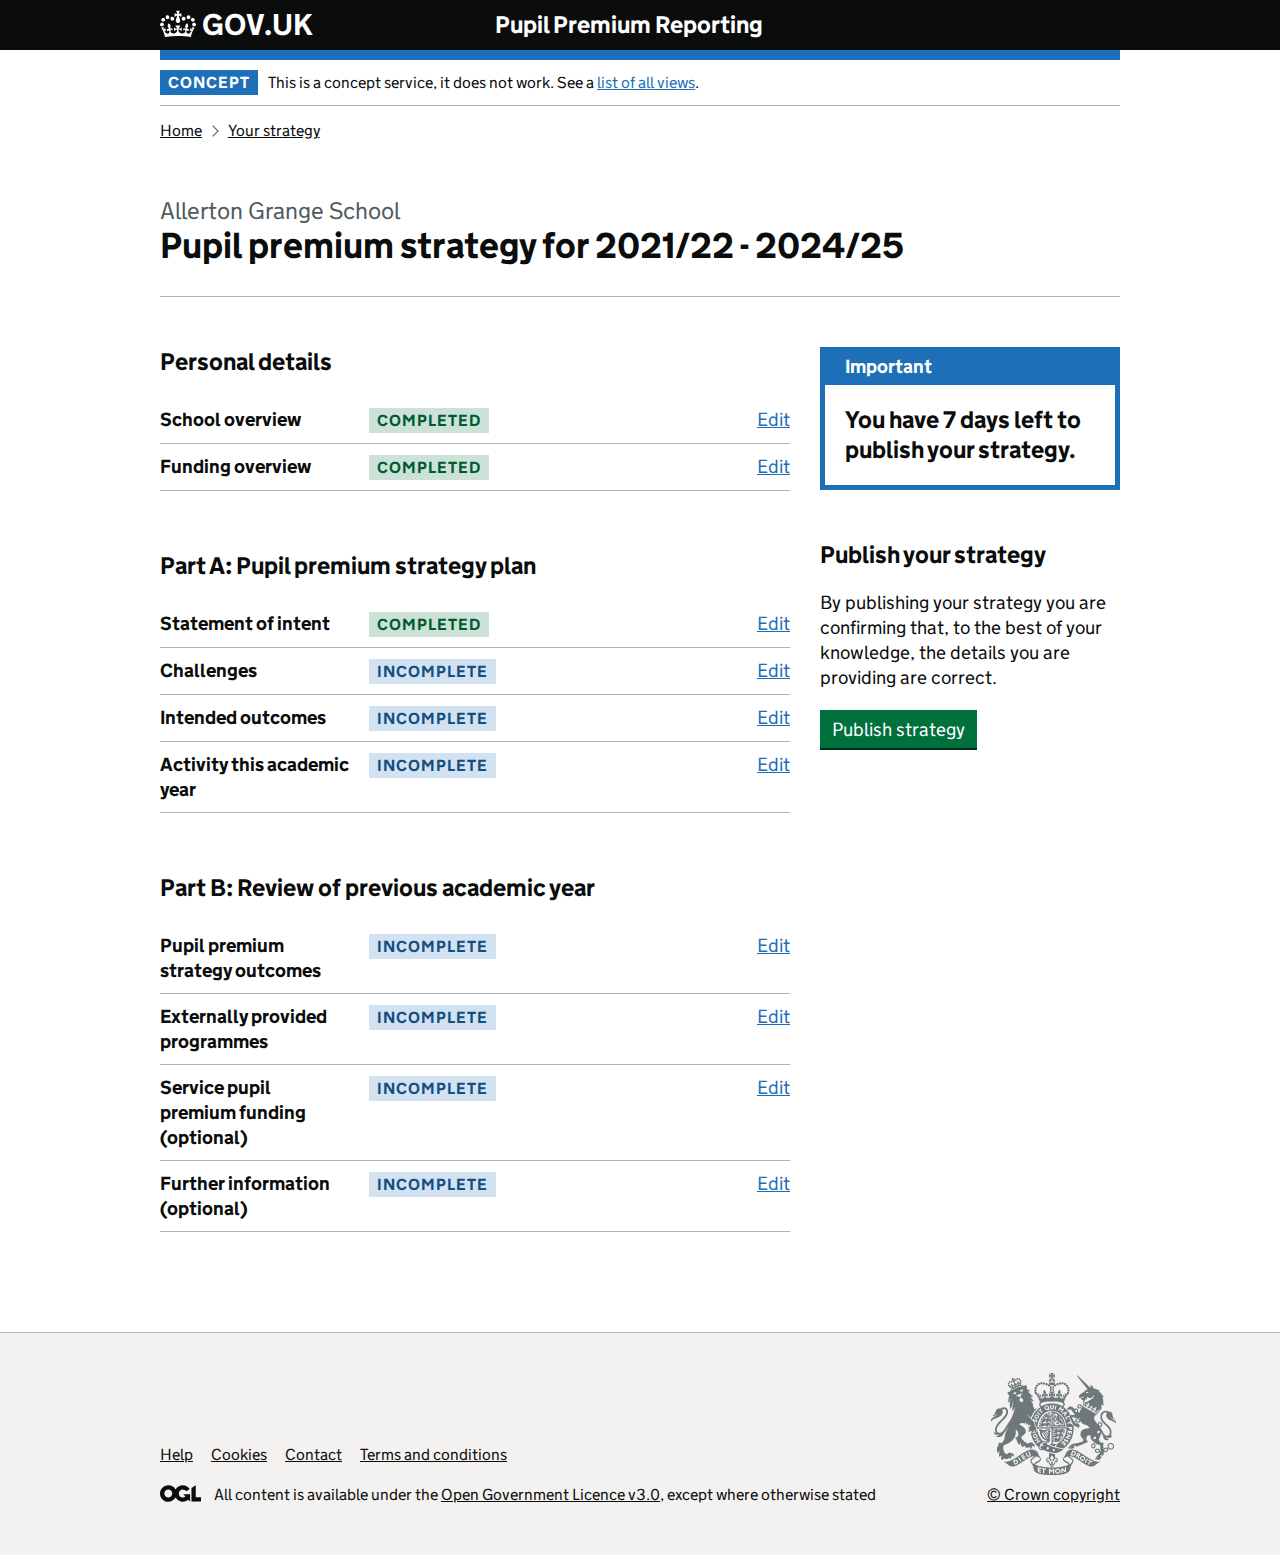
<file: strategies-show.html>
<!DOCTYPE html>
<html lang="en" class="govuk-template app-html-class">
  <head>
    <meta charset="utf-8" />
    <title>Your strategy - Pupil Premium Reporting</title>
    <meta
      name="viewport"
      content="width=device-width, initial-scale=1, viewport-fit=cover"
    />
    <meta name="theme-color" content="blue" />

    <meta http-equiv="X-UA-Compatible" content="IE=edge" />

    <link
      rel="shortcut icon"
      sizes="16x16 32x32 48x48"
      href="./assets/images/favicon.ico"
      type="image/x-icon"
    />
    <link
      rel="mask-icon"
      href="./assets/images/govuk-mask-icon.svg"
      color="blue"
    />
    <link
      rel="apple-touch-icon"
      sizes="180x180"
      href="./assets/images/govuk-apple-touch-icon-180x180.png"
    />
    <link
      rel="apple-touch-icon"
      sizes="167x167"
      href="./assets/images/govuk-apple-touch-icon-167x167.png"
    />
    <link
      rel="apple-touch-icon"
      sizes="152x152"
      href="./assets/images/govuk-apple-touch-icon-152x152.png"
    />
    <link
      rel="apple-touch-icon"
      href="./assets/images/govuk-apple-touch-icon.png"
    />

    <link rel="stylesheet" href="./stylesheets/govuk-frontend-4.2.0.min.css" />
    <link rel="stylesheet" href="./stylesheets/custom.css" />
  </head>

  <body
    class="govuk-template__body app-body-class"
    data-test="My value"
    data-other="report:details"
  >
    <script>
      document.body.className = document.body.className
        ? document.body.className + " js-enabled"
        : "js-enabled";
    </script>
    <!-- <div
      class="govuk-cookie-banner"
      data-nosnippet
      role="region"
      aria-label="Cookies on [name of service]"
    >
      <div class="govuk-cookie-banner__message govuk-width-container">
        <div class="govuk-grid-row">
          <div class="govuk-grid-column-two-thirds">
            <h2 class="govuk-cookie-banner__heading govuk-heading-m">
              Cookies on [name of service]
            </h2>

            <div class="govuk-cookie-banner__content">
              <p class="govuk-body">
                We use some essential cookies to make this service work.
              </p>
              <p class="govuk-body">
                We'd also like to use analytics cookies so we can understand how
                you use the service and make improvements.
              </p>
            </div>
          </div>
        </div>

        <div class="govuk-button-group">
          <button
            value="accept"
            type="button"
            name="cookies"
            class="govuk-button"
            data-module="govuk-button"
          >
            Accept analytics cookies
          </button>
          <button
            value="reject"
            type="button"
            name="cookies"
            class="govuk-button"
            data-module="govuk-button"
          >
            Reject analytics cookies
          </button>
          <a class="govuk-link govuk-link--no-visited-state" href="#">View cookies</a>
        </div>
      </div>
    </div> -->

    <a
      href="#main-content"
      class="govuk-skip-link"
      data-module="govuk-skip-link"
      >Skip to main content</a
    >

    <header class="govuk-header" role="banner" data-module="govuk-header">
      <div class="govuk-header__container govuk-width-container">
        <div class="govuk-header__logo">
          <a href="#" class="govuk-header__link govuk-header__link--homepage">
            <span class="govuk-header__logotype">
              <!--[if gt IE 8]><!-->
              <svg
                aria-hidden="true"
                focusable="false"
                class="govuk-header__logotype-crown"
                xmlns="http://www.w3.org/2000/svg"
                viewBox="0 0 132 97"
                height="30"
                width="36"
              >
                <path
                  fill="currentColor"
                  fill-rule="evenodd"
                  d="M25 30.2c3.5 1.5 7.7-.2 9.1-3.7 1.5-3.6-.2-7.8-3.9-9.2-3.6-1.4-7.6.3-9.1 3.9-1.4 3.5.3 7.5 3.9 9zM9 39.5c3.6 1.5 7.8-.2 9.2-3.7 1.5-3.6-.2-7.8-3.9-9.1-3.6-1.5-7.6.2-9.1 3.8-1.4 3.5.3 7.5 3.8 9zM4.4 57.2c3.5 1.5 7.7-.2 9.1-3.8 1.5-3.6-.2-7.7-3.9-9.1-3.5-1.5-7.6.3-9.1 3.8-1.4 3.5.3 7.6 3.9 9.1zm38.3-21.4c3.5 1.5 7.7-.2 9.1-3.8 1.5-3.6-.2-7.7-3.9-9.1-3.6-1.5-7.6.3-9.1 3.8-1.3 3.6.4 7.7 3.9 9.1zm64.4-5.6c-3.6 1.5-7.8-.2-9.1-3.7-1.5-3.6.2-7.8 3.8-9.2 3.6-1.4 7.7.3 9.2 3.9 1.3 3.5-.4 7.5-3.9 9zm15.9 9.3c-3.6 1.5-7.7-.2-9.1-3.7-1.5-3.6.2-7.8 3.7-9.1 3.6-1.5 7.7.2 9.2 3.8 1.5 3.5-.3 7.5-3.8 9zm4.7 17.7c-3.6 1.5-7.8-.2-9.2-3.8-1.5-3.6.2-7.7 3.9-9.1 3.6-1.5 7.7.3 9.2 3.8 1.3 3.5-.4 7.6-3.9 9.1zM89.3 35.8c-3.6 1.5-7.8-.2-9.2-3.8-1.4-3.6.2-7.7 3.9-9.1 3.6-1.5 7.7.3 9.2 3.8 1.4 3.6-.3 7.7-3.9 9.1zM69.7 17.7l8.9 4.7V9.3l-8.9 2.8c-.2-.3-.5-.6-.9-.9L72.4 0H59.6l3.5 11.2c-.3.3-.6.5-.9.9l-8.8-2.8v13.1l8.8-4.7c.3.3.6.7.9.9l-5 15.4v.1c-.2.8-.4 1.6-.4 2.4 0 4.1 3.1 7.5 7 8.1h.2c.3 0 .7.1 1 .1.4 0 .7 0 1-.1h.2c4-.6 7.1-4.1 7.1-8.1 0-.8-.1-1.7-.4-2.4V34l-5.1-15.4c.4-.2.7-.6 1-.9zM66 92.8c16.9 0 32.8 1.1 47.1 3.2 4-16.9 8.9-26.7 14-33.5l-9.6-3.4c1 4.9 1.1 7.2 0 10.2-1.5-1.4-3-4.3-4.2-8.7L108.6 76c2.8-2 5-3.2 7.5-3.3-4.4 9.4-10 11.9-13.6 11.2-4.3-.8-6.3-4.6-5.6-7.9 1-4.7 5.7-5.9 8-.5 4.3-8.7-3-11.4-7.6-8.8 7.1-7.2 7.9-13.5 2.1-21.1-8 6.1-8.1 12.3-4.5 20.8-4.7-5.4-12.1-2.5-9.5 6.2 3.4-5.2 7.9-2 7.2 3.1-.6 4.3-6.4 7.8-13.5 7.2-10.3-.9-10.9-8-11.2-13.8 2.5-.5 7.1 1.8 11 7.3L80.2 60c-4.1 4.4-8 5.3-12.3 5.4 1.4-4.4 8-11.6 8-11.6H55.5s6.4 7.2 7.9 11.6c-4.2-.1-8-1-12.3-5.4l1.4 16.4c3.9-5.5 8.5-7.7 10.9-7.3-.3 5.8-.9 12.8-11.1 13.8-7.2.6-12.9-2.9-13.5-7.2-.7-5 3.8-8.3 7.1-3.1 2.7-8.7-4.6-11.6-9.4-6.2 3.7-8.5 3.6-14.7-4.6-20.8-5.8 7.6-5 13.9 2.2 21.1-4.7-2.6-11.9.1-7.7 8.8 2.3-5.5 7.1-4.2 8.1.5.7 3.3-1.3 7.1-5.7 7.9-3.5.7-9-1.8-13.5-11.2 2.5.1 4.7 1.3 7.5 3.3l-4.7-15.4c-1.2 4.4-2.7 7.2-4.3 8.7-1.1-3-.9-5.3 0-10.2l-9.5 3.4c5 6.9 9.9 16.7 14 33.5 14.8-2.1 30.8-3.2 47.7-3.2z"
                ></path>
              </svg>
              <!--<![endif]-->
              <!--[if IE 8]>
                <img
                  src="./assets/images/govuk-logotype-crown.png"
                  class="govuk-header__logotype-crown-fallback-image"
                  width="36"
                  height="32"
                />
              <![endif]-->
              <span class="govuk-header__logotype-text"> GOV.UK </span>
            </span>
          </a>
        </div>
        <div class="govuk-header__content">
          <a href="#" class="govuk-header__link govuk-header__service-name">
            Pupil Premium Reporting
          </a>
          <!-- <nav aria-label="Menu" class="govuk-header__navigation">
            <button
              type="button"
              class="govuk-header__menu-button govuk-js-header-toggle"
              aria-controls="navigation"
              aria-label="Show or hide menu"
            >
              Menu
            </button>

            <ul id="navigation" class="govuk-header__navigation-list">
              <li
                class="govuk-header__navigation-item govuk-header__navigation-item--active"
              >
                <a class="govuk-header__link" href="#1"> Navigation item 1 </a>
              </li>
              <li class="govuk-header__navigation-item">
                <a class="govuk-header__link" href="#2"> Navigation item 2 </a>
              </li>
              <li class="govuk-header__navigation-item">
                <a class="govuk-header__link" href="#3"> Navigation item 3 </a>
              </li>
            </ul>
          </nav> -->
        </div>
      </div>
    </header>

    <div class="govuk-width-container app-width-container">
      <div class="govuk-phase-banner">
        <p class="govuk-phase-banner__content">
          <strong class="govuk-tag govuk-phase-banner__content__tag">
            concept
          </strong>
          <span class="govuk-phase-banner__text">
            This is a concept service, it does not work. See a
            <a href="index.html" class="govuk-link govuk-link--no-visited-state"
              >list of all views</a
            >.
          </span>
        </p>
      </div>

      <div class="govuk-breadcrumbs">
        <ol class="govuk-breadcrumbs__list">
          <li class="govuk-breadcrumbs__list-item">
            <a class="govuk-breadcrumbs__link" href="index.html">Home</a>
          </li>
          <li class="govuk-breadcrumbs__list-item">
            <a class="govuk-breadcrumbs__link" href="strategies-show.html"
              >Your strategy</a
            >
          </li>
        </ol>
      </div>

      <!-- <a href="index.html" class="govuk-back-link">Back</a> -->

      <main class="govuk-main-wrapper" id="main-content" role="main">
        <div class="govuk-grid-row">
          <div class="govuk-grid-column-full govuk-!-margin-bottom-4">
            <span class="govuk-caption-l">Allerton Grange School</span>
            <h1 class="govuk-heading-l">
              Pupil premium strategy for 2021/22 - 2024/25
            </h1>
            <hr
              class="govuk-section-break govuk-section-break--l govuk-section-break--visible"
            />
          </div>
        </div>

        <div class="govuk-grid-row">
          <div class="govuk-grid-column-two-thirds-from-desktop">
            <h2 class="govuk-heading-m">Personal details</h2>

            <dl class="govuk-summary-list govuk-!-margin-bottom-9">
              <div class="govuk-summary-list__row">
                <dt class="govuk-summary-list__key">School overview</dt>
                <dd class="govuk-summary-list__value">
                  <strong class="govuk-tag govuk-tag--green">
                    completed
                  </strong>
                </dd>
                <dd class="govuk-summary-list__actions">
                  <a class="govuk-link govuk-link--no-visited-state" href="#">
                    Edit<span class="govuk-visually-hidden">
                      school overview</span
                    >
                  </a>
                </dd>
              </div>
              <div class="govuk-summary-list__row">
                <dt class="govuk-summary-list__key">Funding overview</dt>
                <dd class="govuk-summary-list__value">
                  <strong class="govuk-tag govuk-tag--green">
                    completed
                  </strong>
                </dd>
                <dd class="govuk-summary-list__actions">
                  <a class="govuk-link govuk-link--no-visited-state" href="#">
                    Edit<span class="govuk-visually-hidden">
                      funding overview</span
                    >
                  </a>
                </dd>
              </div>
            </dl>

            <h2 class="govuk-heading-m">Part A: Pupil premium strategy plan</h2>

            <dl class="govuk-summary-list govuk-!-margin-bottom-9">
              <div class="govuk-summary-list__row">
                <dt class="govuk-summary-list__key">Statement of intent</dt>
                <dd class="govuk-summary-list__value">
                  <strong class="govuk-tag govuk-tag--green">
                    completed
                  </strong>
                </dd>
                <dd class="govuk-summary-list__actions">
                  <a class="govuk-link govuk-link--no-visited-state" href="#">
                    Edit<span class="govuk-visually-hidden">
                      statement of intent</span
                    >
                  </a>
                </dd>
              </div>
              <div class="govuk-summary-list__row">
                <dt class="govuk-summary-list__key">Challenges</dt>
                <dd class="govuk-summary-list__value">
                  <strong class="govuk-tag govuk-tag--blue">
                    incomplete
                  </strong>
                </dd>
                <dd class="govuk-summary-list__actions">
                  <a
                    class="govuk-link govuk-link--no-visited-state"
                    href="challenges-index.html"
                  >
                    Edit<span class="govuk-visually-hidden"> challenges</span>
                  </a>
                </dd>
              </div>
              <div class="govuk-summary-list__row">
                <dt class="govuk-summary-list__key">Intended outcomes</dt>
                <dd class="govuk-summary-list__value">
                  <strong class="govuk-tag govuk-tag--blue">
                    incomplete
                  </strong>
                </dd>
                <dd class="govuk-summary-list__actions">
                  <a class="govuk-link govuk-link--no-visited-state" href="#">
                    Edit<span class="govuk-visually-hidden">
                      intended outcomes</span
                    >
                  </a>
                </dd>
              </div>
              <div class="govuk-summary-list__row">
                <dt class="govuk-summary-list__key">
                  Activity this academic year
                </dt>
                <dd class="govuk-summary-list__value">
                  <strong class="govuk-tag govuk-tag--blue">
                    incomplete
                  </strong>
                </dd>
                <dd class="govuk-summary-list__actions">
                  <a
                    class="govuk-link govuk-link--no-visited-state"
                    href="activites-index.html"
                  >
                    Edit<span class="govuk-visually-hidden">
                      activity this academic year</span
                    >
                  </a>
                </dd>
              </div>
            </dl>

            <h2 class="govuk-heading-m">
              Part B: Review of previous academic year
            </h2>

            <dl class="govuk-summary-list govuk-!-margin-bottom-9">
              <div class="govuk-summary-list__row">
                <dt class="govuk-summary-list__key">
                  Pupil premium strategy outcomes
                </dt>
                <dd class="govuk-summary-list__value">
                  <strong class="govuk-tag govuk-tag--blue">
                    incomplete
                  </strong>
                </dd>
                <dd class="govuk-summary-list__actions">
                  <a class="govuk-link govuk-link--no-visited-state" href="#">
                    Edit<span class="govuk-visually-hidden">
                      pupil premium strategy outcomes</span
                    >
                  </a>
                </dd>
              </div>
              <div class="govuk-summary-list__row">
                <dt class="govuk-summary-list__key">
                  Externally provided programmes
                </dt>
                <dd class="govuk-summary-list__value">
                  <strong class="govuk-tag govuk-tag--blue">
                    incomplete
                  </strong>
                </dd>
                <dd class="govuk-summary-list__actions">
                  <a class="govuk-link govuk-link--no-visited-state" href="#">
                    Edit<span class="govuk-visually-hidden">
                      externally provided programmes</span
                    >
                  </a>
                </dd>
              </div>
              <div class="govuk-summary-list__row">
                <dt class="govuk-summary-list__key">
                  Service pupil premium funding (optional)
                </dt>
                <dd class="govuk-summary-list__value">
                  <strong class="govuk-tag govuk-tag--blue">
                    incomplete
                  </strong>
                </dd>
                <dd class="govuk-summary-list__actions">
                  <a class="govuk-link govuk-link--no-visited-state" href="#">
                    Edit<span class="govuk-visually-hidden">
                      service pupil premium funding</span
                    >
                  </a>
                </dd>
              </div>
              <div class="govuk-summary-list__row">
                <dt class="govuk-summary-list__key">
                  Further information (optional)
                </dt>
                <dd class="govuk-summary-list__value">
                  <strong class="govuk-tag govuk-tag--blue">
                    incomplete
                  </strong>
                </dd>
                <dd class="govuk-summary-list__actions">
                  <a class="govuk-link govuk-link--no-visited-state" href="#">
                    Edit<span class="govuk-visually-hidden">
                      further information</span
                    >
                  </a>
                </dd>
              </div>
            </dl>
          </div>

          <div class="govuk-grid-column-one-third">
            <div
              class="govuk-notification-banner"
              role="region"
              aria-labelledby="govuk-notification-banner-title"
              data-module="govuk-notification-banner"
            >
              <div class="govuk-notification-banner__header">
                <h2
                  class="govuk-notification-banner__title"
                  id="govuk-notification-banner-title"
                >
                  Important
                </h2>
              </div>
              <div class="govuk-notification-banner__content">
                <p class="govuk-notification-banner__heading">
                  You have 7 days left to publish your strategy.
                </p>
              </div>
            </div>

            <h2 class="govuk-heading-m">Publish your strategy</h2>

            <p class="govuk-body">
              By publishing your strategy you are confirming that, to the best
              of your knowledge, the details you are providing are correct.
            </p>

            <button class="govuk-button" data-module="govuk-button">
              Publish strategy
            </button>
          </div>
        </div>
      </main>
    </div>

    <footer class="govuk-footer" role="contentinfo">
      <div class="govuk-width-container">
        <div class="govuk-footer__meta">
          <div class="govuk-footer__meta-item govuk-footer__meta-item--grow">
            <h2 class="govuk-visually-hidden">Support links</h2>
            <ul class="govuk-footer__inline-list">
              <li class="govuk-footer__inline-list-item">
                <a class="govuk-footer__link" href="#1"> Help </a>
              </li>
              <li class="govuk-footer__inline-list-item">
                <a class="govuk-footer__link" href="#2"> Cookies </a>
              </li>
              <li class="govuk-footer__inline-list-item">
                <a class="govuk-footer__link" href="#3"> Contact </a>
              </li>
              <li class="govuk-footer__inline-list-item">
                <a class="govuk-footer__link" href="#4">
                  Terms and conditions
                </a>
              </li>
            </ul>

            <svg
              aria-hidden="true"
              focusable="false"
              class="govuk-footer__licence-logo"
              xmlns="http://www.w3.org/2000/svg"
              viewBox="0 0 483.2 195.7"
              height="17"
              width="41"
            >
              <path
                fill="currentColor"
                d="M421.5 142.8V.1l-50.7 32.3v161.1h112.4v-50.7zm-122.3-9.6A47.12 47.12 0 0 1 221 97.8c0-26 21.1-47.1 47.1-47.1 16.7 0 31.4 8.7 39.7 21.8l42.7-27.2A97.63 97.63 0 0 0 268.1 0c-36.5 0-68.3 20.1-85.1 49.7A98 98 0 0 0 97.8 0C43.9 0 0 43.9 0 97.8s43.9 97.8 97.8 97.8c36.5 0 68.3-20.1 85.1-49.7a97.76 97.76 0 0 0 149.6 25.4l19.4 22.2h3v-87.8h-80l24.3 27.5zM97.8 145c-26 0-47.1-21.1-47.1-47.1s21.1-47.1 47.1-47.1 47.2 21 47.2 47S123.8 145 97.8 145"
              />
            </svg>
            <span class="govuk-footer__licence-description">
              All content is available under the
              <a
                class="govuk-footer__link"
                href="https://www.nationalarchives.gov.uk/doc/open-government-licence/version/3/"
                rel="license"
                >Open Government Licence v3.0</a
              >, except where otherwise stated
            </span>
          </div>
          <div class="govuk-footer__meta-item">
            <a
              class="govuk-footer__link govuk-footer__copyright-logo"
              href="https://www.nationalarchives.gov.uk/information-management/re-using-public-sector-information/uk-government-licensing-framework/crown-copyright/"
              >© Crown copyright</a
            >
          </div>
        </div>
      </div>
    </footer>

    <script src="./javascript/govuk-frontend-4.2.0.min.js"></script>
    <script>
      window.GOVUKFrontend.initAll();
    </script>
  </body>
</html>
</file>
<file: stylesheets/custom.css>
.evidence {
  font-weight: 400;
  padding-top: 1rem;
  /* margin-bottom: 1rem; */
  font-size: 1rem;
  width: 220px;
}
.evidence-row {
  display: flex;
  align-items: center;
  justify-content: space-between;
  margin-bottom: 0.4rem;
}
.icons-faded {
  color: #ccc;
}

.activity-container {
  padding: 1rem;
  border: 2px solid black;
}
</file>
<file: stylesheets/govuk-frontend-4.2.0.min.css>
.govuk-link {
  font-family: GDS Transport, arial, sans-serif;
  -webkit-font-smoothing: antialiased;
  -moz-osx-font-smoothing: grayscale;
  text-decoration: underline;
}

/*! Copyright (c) 2011 by Margaret Calvert & Henrik Kubel. All rights reserved. The font has been customised for exclusive use on gov.uk. This cut is not commercially available. */
@font-face {
  font-family: GDS Transport;
  font-style: normal;
  font-weight: 400;
  src: url(../assets/fonts/light-94a07e06a1-v2.woff2) format("woff2"),
    url(../assets/fonts/light-f591b13f7d-v2.woff) format("woff");
  font-display: fallback;
}
@font-face {
  font-family: GDS Transport;
  font-style: normal;
  font-weight: 700;
  src: url(../assets/fonts/bold-b542beb274-v2.woff2) format("woff2"),
    url(../assets/fonts/bold-affa96571d-v2.woff) format("woff");
  font-display: fallback;
}
@media print {
  .govuk-link {
    font-family: sans-serif;
  }
}
.govuk-link:focus {
  outline: 3px solid rgba(0, 0, 0, 0);
  background-color: #fd0;
  box-shadow: 0 -2px #fd0, 0 4px #0b0c0c;
  text-decoration: none;
}
.govuk-link:link {
  color: #1d70b8;
}
.govuk-link:visited {
  color: #4c2c92;
}
.govuk-link:hover {
  color: #003078;
}
.govuk-link:active,
.govuk-link:focus {
  color: #0b0c0c;
}
@media print {
  .govuk-link[href^="/"]:after,.govuk-link[href^="http://"]:after,.govuk-link[href^="https://"]:after
  {
    content: " (" attr(href) ")";
    font-size: 90%;
    word-wrap: break-word;
  }
}
.govuk-link--muted:link,
.govuk-link--muted:visited {
  color: #505a5f;
}
.govuk-link--muted:active,
.govuk-link--muted:focus,
.govuk-link--muted:hover,
.govuk-link--text-colour:link,
.govuk-link--text-colour:visited {
  color: #0b0c0c;
}
@media print {
  .govuk-link--text-colour:link,
  .govuk-link--text-colour:visited {
    color: #000;
  }
}
.govuk-link--text-colour:hover {
  color: rgba(11, 12, 12, 0.99);
}
.govuk-link--text-colour:active,
.govuk-link--text-colour:focus {
  color: #0b0c0c;
}
@media print {
  .govuk-link--text-colour:active,
  .govuk-link--text-colour:focus {
    color: #000;
  }
}
.govuk-link--inverse:link,
.govuk-link--inverse:visited {
  color: #fff;
}
.govuk-link--inverse:active,
.govuk-link--inverse:hover {
  color: hsla(0, 0%, 100%, 0.99);
}
.govuk-link--inverse:focus {
  color: #0b0c0c;
}
.govuk-link--no-underline:not(:hover):not(:active) {
  text-decoration: none;
}
.govuk-link--no-visited-state:link,
.govuk-link--no-visited-state:visited {
  color: #1d70b8;
}
.govuk-link--no-visited-state:hover {
  color: #003078;
}
.govuk-link--no-visited-state:active,
.govuk-link--no-visited-state:focus,
.govuk-list {
  color: #0b0c0c;
}
.govuk-list {
  font-family: GDS Transport, arial, sans-serif;
  -webkit-font-smoothing: antialiased;
  -moz-osx-font-smoothing: grayscale;
  font-weight: 400;
  font-size: 16px;
  font-size: 1rem;
  line-height: 1.25;
  margin-top: 0;
  margin-bottom: 15px;
  padding-left: 0;
  list-style-type: none;
}
@media print {
  .govuk-list {
    font-family: sans-serif;
  }
}
@media (min-width: 40.0625em) {
  .govuk-list {
    font-size: 19px;
    font-size: 1.1875rem;
    line-height: 1.31579;
  }
}
@media print {
  .govuk-list {
    font-size: 14pt;
    line-height: 1.15;
    color: #000;
  }
}
@media (min-width: 40.0625em) {
  .govuk-list {
    margin-bottom: 20px;
  }
}
.govuk-list .govuk-list {
  margin-top: 10px;
}
.govuk-list > li {
  margin-bottom: 5px;
}
.govuk-list--bullet {
  padding-left: 20px;
  list-style-type: disc;
}
.govuk-list--number {
  padding-left: 20px;
  list-style-type: decimal;
}
.govuk-list--bullet > li,
.govuk-list--number > li {
  margin-bottom: 0;
}
@media (min-width: 40.0625em) {
  .govuk-list--bullet > li,
  .govuk-list--number > li {
    margin-bottom: 5px;
  }
}
.govuk-list--spaced > li {
  margin-bottom: 10px;
}
@media (min-width: 40.0625em) {
  .govuk-list--spaced > li {
    margin-bottom: 15px;
  }
}
.govuk-heading-xl {
  color: #0b0c0c;
  font-family: GDS Transport, arial, sans-serif;
  -webkit-font-smoothing: antialiased;
  -moz-osx-font-smoothing: grayscale;
  font-weight: 700;
  font-size: 32px;
  font-size: 2rem;
  line-height: 1.09375;
  display: block;
  margin-top: 0;
  margin-bottom: 30px;
}
@media print {
  .govuk-heading-xl {
    color: #000;
    font-family: sans-serif;
  }
}
@media (min-width: 40.0625em) {
  .govuk-heading-xl {
    font-size: 48px;
    font-size: 3rem;
    line-height: 1.04167;
  }
}
@media print {
  .govuk-heading-xl {
    font-size: 32pt;
    line-height: 1.15;
  }
}
@media (min-width: 40.0625em) {
  .govuk-heading-xl {
    margin-bottom: 50px;
  }
}
.govuk-heading-l {
  color: #0b0c0c;
  font-family: GDS Transport, arial, sans-serif;
  -webkit-font-smoothing: antialiased;
  -moz-osx-font-smoothing: grayscale;
  font-weight: 700;
  font-size: 24px;
  font-size: 1.5rem;
  line-height: 1.04167;
  display: block;
  margin-top: 0;
  margin-bottom: 20px;
}
@media print {
  .govuk-heading-l {
    color: #000;
    font-family: sans-serif;
  }
}
@media (min-width: 40.0625em) {
  .govuk-heading-l {
    font-size: 36px;
    font-size: 2.25rem;
    line-height: 1.11111;
  }
}
@media print {
  .govuk-heading-l {
    font-size: 24pt;
    line-height: 1.05;
  }
}
@media (min-width: 40.0625em) {
  .govuk-heading-l {
    margin-bottom: 30px;
  }
}
.govuk-heading-m {
  color: #0b0c0c;
  font-family: GDS Transport, arial, sans-serif;
  -webkit-font-smoothing: antialiased;
  -moz-osx-font-smoothing: grayscale;
  font-weight: 700;
  font-size: 18px;
  font-size: 1.125rem;
  line-height: 1.11111;
  display: block;
  margin-top: 0;
  margin-bottom: 15px;
}
@media print {
  .govuk-heading-m {
    color: #000;
    font-family: sans-serif;
  }
}
@media (min-width: 40.0625em) {
  .govuk-heading-m {
    font-size: 24px;
    font-size: 1.5rem;
    line-height: 1.25;
  }
}
@media print {
  .govuk-heading-m {
    font-size: 18pt;
    line-height: 1.15;
  }
}
@media (min-width: 40.0625em) {
  .govuk-heading-m {
    margin-bottom: 20px;
  }
}
.govuk-heading-s {
  color: #0b0c0c;
  font-family: GDS Transport, arial, sans-serif;
  -webkit-font-smoothing: antialiased;
  -moz-osx-font-smoothing: grayscale;
  font-weight: 700;
  font-size: 16px;
  font-size: 1rem;
  line-height: 1.25;
  display: block;
  margin-top: 0;
  margin-bottom: 15px;
}
@media print {
  .govuk-heading-s {
    color: #000;
    font-family: sans-serif;
  }
}
@media (min-width: 40.0625em) {
  .govuk-heading-s {
    font-size: 19px;
    font-size: 1.1875rem;
    line-height: 1.31579;
  }
}
@media print {
  .govuk-heading-s {
    font-size: 14pt;
    line-height: 1.15;
  }
}
@media (min-width: 40.0625em) {
  .govuk-heading-s {
    margin-bottom: 20px;
  }
}
.govuk-caption-xl {
  font-family: GDS Transport, arial, sans-serif;
  -webkit-font-smoothing: antialiased;
  -moz-osx-font-smoothing: grayscale;
  font-weight: 400;
  font-size: 18px;
  font-size: 1.125rem;
  line-height: 1.11111;
  display: block;
  margin-bottom: 5px;
  color: #505a5f;
}
@media print {
  .govuk-caption-xl {
    font-family: sans-serif;
  }
}
@media (min-width: 40.0625em) {
  .govuk-caption-xl {
    font-size: 27px;
    font-size: 1.6875rem;
    line-height: 1.11111;
  }
}
@media print {
  .govuk-caption-xl {
    font-size: 18pt;
    line-height: 1.15;
  }
}
.govuk-caption-l {
  font-family: GDS Transport, arial, sans-serif;
  -webkit-font-smoothing: antialiased;
  -moz-osx-font-smoothing: grayscale;
  font-weight: 400;
  font-size: 18px;
  font-size: 1.125rem;
  line-height: 1.11111;
  display: block;
  margin-bottom: 5px;
  color: #505a5f;
}
@media print {
  .govuk-caption-l {
    font-family: sans-serif;
  }
}
@media (min-width: 40.0625em) {
  .govuk-caption-l {
    font-size: 24px;
    font-size: 1.5rem;
    line-height: 1.25;
  }
}
@media print {
  .govuk-caption-l {
    font-size: 18pt;
    line-height: 1.15;
  }
}
@media (min-width: 40.0625em) {
  .govuk-caption-l {
    margin-bottom: 0;
  }
}
.govuk-caption-m {
  font-family: GDS Transport, arial, sans-serif;
  -webkit-font-smoothing: antialiased;
  -moz-osx-font-smoothing: grayscale;
  font-weight: 400;
  font-size: 16px;
  font-size: 1rem;
  line-height: 1.25;
  display: block;
  color: #505a5f;
}
@media print {
  .govuk-caption-m {
    font-family: sans-serif;
  }
}
@media (min-width: 40.0625em) {
  .govuk-caption-m {
    font-size: 19px;
    font-size: 1.1875rem;
    line-height: 1.31579;
  }
}
@media print {
  .govuk-caption-m {
    font-size: 14pt;
    line-height: 1.15;
  }
}
.govuk-body-l,
.govuk-body-lead {
  color: #0b0c0c;
  font-family: GDS Transport, arial, sans-serif;
  -webkit-font-smoothing: antialiased;
  -moz-osx-font-smoothing: grayscale;
  font-weight: 400;
  font-size: 18px;
  font-size: 1.125rem;
  line-height: 1.11111;
  margin-top: 0;
  margin-bottom: 20px;
}
@media print {
  .govuk-body-l,
  .govuk-body-lead {
    color: #000;
    font-family: sans-serif;
  }
}
@media (min-width: 40.0625em) {
  .govuk-body-l,
  .govuk-body-lead {
    font-size: 24px;
    font-size: 1.5rem;
    line-height: 1.25;
  }
}
@media print {
  .govuk-body-l,
  .govuk-body-lead {
    font-size: 18pt;
    line-height: 1.15;
  }
}
@media (min-width: 40.0625em) {
  .govuk-body-l,
  .govuk-body-lead {
    margin-bottom: 30px;
  }
}
.govuk-body,
.govuk-body-m {
  color: #0b0c0c;
  font-family: GDS Transport, arial, sans-serif;
  -webkit-font-smoothing: antialiased;
  -moz-osx-font-smoothing: grayscale;
  font-weight: 400;
  font-size: 16px;
  font-size: 1rem;
  line-height: 1.25;
  margin-top: 0;
  margin-bottom: 15px;
}
@media print {
  .govuk-body,
  .govuk-body-m {
    color: #000;
    font-family: sans-serif;
  }
}
@media (min-width: 40.0625em) {
  .govuk-body,
  .govuk-body-m {
    font-size: 19px;
    font-size: 1.1875rem;
    line-height: 1.31579;
  }
}
@media print {
  .govuk-body,
  .govuk-body-m {
    font-size: 14pt;
    line-height: 1.15;
  }
}
@media (min-width: 40.0625em) {
  .govuk-body,
  .govuk-body-m {
    margin-bottom: 20px;
  }
}
.govuk-body-s {
  color: #0b0c0c;
  font-family: GDS Transport, arial, sans-serif;
  -webkit-font-smoothing: antialiased;
  -moz-osx-font-smoothing: grayscale;
  font-weight: 400;
  font-size: 14px;
  font-size: 0.875rem;
  line-height: 1.14286;
  margin-top: 0;
  margin-bottom: 15px;
}
@media print {
  .govuk-body-s {
    color: #000;
    font-family: sans-serif;
  }
}
@media (min-width: 40.0625em) {
  .govuk-body-s {
    font-size: 16px;
    font-size: 1rem;
    line-height: 1.25;
  }
}
@media print {
  .govuk-body-s {
    font-size: 14pt;
    line-height: 1.2;
  }
}
@media (min-width: 40.0625em) {
  .govuk-body-s {
    margin-bottom: 20px;
  }
}
.govuk-body-xs {
  color: #0b0c0c;
  font-family: GDS Transport, arial, sans-serif;
  -webkit-font-smoothing: antialiased;
  -moz-osx-font-smoothing: grayscale;
  font-weight: 400;
  font-size: 12px;
  font-size: 0.75rem;
  line-height: 1.25;
  margin-top: 0;
  margin-bottom: 15px;
}
@media print {
  .govuk-body-xs {
    color: #000;
    font-family: sans-serif;
  }
}
@media (min-width: 40.0625em) {
  .govuk-body-xs {
    font-size: 14px;
    font-size: 0.875rem;
    line-height: 1.42857;
  }
}
@media print {
  .govuk-body-xs {
    font-size: 12pt;
    line-height: 1.2;
  }
}
@media (min-width: 40.0625em) {
  .govuk-body-xs {
    margin-bottom: 20px;
  }
}
.govuk-body-l + .govuk-heading-l,
.govuk-body-lead + .govuk-heading-l {
  padding-top: 5px;
}
@media (min-width: 40.0625em) {
  .govuk-body-l + .govuk-heading-l,
  .govuk-body-lead + .govuk-heading-l {
    padding-top: 10px;
  }
}
.govuk-body + .govuk-heading-l,
.govuk-body-m + .govuk-heading-l,
.govuk-body-s + .govuk-heading-l,
.govuk-list + .govuk-heading-l {
  padding-top: 15px;
}
@media (min-width: 40.0625em) {
  .govuk-body + .govuk-heading-l,
  .govuk-body-m + .govuk-heading-l,
  .govuk-body-s + .govuk-heading-l,
  .govuk-list + .govuk-heading-l {
    padding-top: 20px;
  }
}
.govuk-body + .govuk-heading-m,
.govuk-body + .govuk-heading-s,
.govuk-body-m + .govuk-heading-m,
.govuk-body-m + .govuk-heading-s,
.govuk-body-s + .govuk-heading-m,
.govuk-body-s + .govuk-heading-s,
.govuk-list + .govuk-heading-m,
.govuk-list + .govuk-heading-s {
  padding-top: 5px;
}
@media (min-width: 40.0625em) {
  .govuk-body + .govuk-heading-m,
  .govuk-body + .govuk-heading-s,
  .govuk-body-m + .govuk-heading-m,
  .govuk-body-m + .govuk-heading-s,
  .govuk-body-s + .govuk-heading-m,
  .govuk-body-s + .govuk-heading-s,
  .govuk-list + .govuk-heading-m,
  .govuk-list + .govuk-heading-s {
    padding-top: 10px;
  }
}
.govuk-section-break {
  margin: 0;
  border: 0;
}
.govuk-section-break--xl {
  margin-top: 30px;
  margin-bottom: 30px;
}
@media (min-width: 40.0625em) {
  .govuk-section-break--xl {
    margin-top: 50px;
    margin-bottom: 50px;
  }
}
.govuk-section-break--l {
  margin-top: 20px;
  margin-bottom: 20px;
}
@media (min-width: 40.0625em) {
  .govuk-section-break--l {
    margin-top: 30px;
    margin-bottom: 30px;
  }
}
.govuk-section-break--m {
  margin-top: 15px;
  margin-bottom: 15px;
}
@media (min-width: 40.0625em) {
  .govuk-section-break--m {
    margin-top: 20px;
    margin-bottom: 20px;
  }
}
.govuk-section-break--visible {
  border-bottom: 1px solid #b1b4b6;
}
.govuk-button-group {
  margin-bottom: 5px;
  display: -ms-flexbox;
  display: flex;
  -ms-flex-direction: column;
  flex-direction: column;
  -ms-flex-align: center;
  align-items: center;
}
@media (min-width: 40.0625em) {
  .govuk-button-group {
    margin-bottom: 15px;
  }
}
.govuk-button-group .govuk-link {
  font-family: GDS Transport, arial, sans-serif;
  -webkit-font-smoothing: antialiased;
  -moz-osx-font-smoothing: grayscale;
  font-weight: 400;
  font-size: 16px;
  font-size: 1rem;
  line-height: 1.1875;
  display: inline-block;
  max-width: 100%;
  margin-top: 5px;
  margin-bottom: 20px;
  text-align: center;
}
@media print {
  .govuk-button-group .govuk-link {
    font-family: sans-serif;
  }
}
@media (min-width: 40.0625em) {
  .govuk-button-group .govuk-link {
    font-size: 19px;
    font-size: 1.1875rem;
    line-height: 1;
  }
}
@media print {
  .govuk-button-group .govuk-link {
    font-size: 14pt;
    line-height: 19px;
  }
}
.govuk-button-group .govuk-button {
  margin-bottom: 17px;
}
@media (min-width: 40.0625em) {
  .govuk-button-group {
    margin-right: -15px;
    -ms-flex-direction: row;
    flex-direction: row;
    -ms-flex-wrap: wrap;
    flex-wrap: wrap;
    -ms-flex-align: baseline;
    align-items: baseline;
  }
  .govuk-button-group .govuk-button,
  .govuk-button-group .govuk-link {
    margin-right: 15px;
  }
  .govuk-button-group .govuk-link {
    text-align: left;
  }
}
.govuk-form-group {
  margin-bottom: 20px;
}
.govuk-form-group:after {
  content: "";
  display: block;
  clear: both;
}
@media (min-width: 40.0625em) {
  .govuk-form-group {
    margin-bottom: 30px;
  }
}
.govuk-form-group .govuk-form-group:last-of-type {
  margin-bottom: 0;
}
.govuk-form-group--error {
  padding-left: 15px;
  border-left: 5px solid #d4351c;
}
.govuk-form-group--error .govuk-form-group {
  padding: 0;
  border: 0;
}
.govuk-grid-row {
  margin-right: -15px;
  margin-left: -15px;
}
.govuk-grid-row:after {
  content: "";
  display: block;
  clear: both;
}
.govuk-grid-column-one-quarter {
  box-sizing: border-box;
  width: 100%;
  padding: 0 15px;
}
@media (min-width: 40.0625em) {
  .govuk-grid-column-one-quarter {
    width: 25%;
    float: left;
  }
}
.govuk-grid-column-one-third {
  box-sizing: border-box;
  width: 100%;
  padding: 0 15px;
}
@media (min-width: 40.0625em) {
  .govuk-grid-column-one-third {
    width: 33.3333%;
    float: left;
  }
}
.govuk-grid-column-one-half {
  box-sizing: border-box;
  width: 100%;
  padding: 0 15px;
}
@media (min-width: 40.0625em) {
  .govuk-grid-column-one-half {
    width: 50%;
    float: left;
  }
}
.govuk-grid-column-two-thirds {
  box-sizing: border-box;
  width: 100%;
  padding: 0 15px;
}
@media (min-width: 40.0625em) {
  .govuk-grid-column-two-thirds {
    width: 66.6666%;
    float: left;
  }
}
.govuk-grid-column-three-quarters {
  box-sizing: border-box;
  width: 100%;
  padding: 0 15px;
}
@media (min-width: 40.0625em) {
  .govuk-grid-column-three-quarters {
    width: 75%;
    float: left;
  }
}
.govuk-grid-column-full {
  box-sizing: border-box;
  width: 100%;
  padding: 0 15px;
}
@media (min-width: 40.0625em) {
  .govuk-grid-column-full {
    width: 100%;
    float: left;
  }
}
.govuk-grid-column-one-quarter-from-desktop {
  box-sizing: border-box;
  padding: 0 15px;
}
@media (min-width: 48.0625em) {
  .govuk-grid-column-one-quarter-from-desktop {
    width: 25%;
    float: left;
  }
}
.govuk-grid-column-one-third-from-desktop {
  box-sizing: border-box;
  padding: 0 15px;
}
@media (min-width: 48.0625em) {
  .govuk-grid-column-one-third-from-desktop {
    width: 33.3333%;
    float: left;
  }
}
.govuk-grid-column-one-half-from-desktop {
  box-sizing: border-box;
  padding: 0 15px;
}
@media (min-width: 48.0625em) {
  .govuk-grid-column-one-half-from-desktop {
    width: 50%;
    float: left;
  }
}
.govuk-grid-column-two-thirds-from-desktop {
  box-sizing: border-box;
  padding: 0 15px;
}
@media (min-width: 48.0625em) {
  .govuk-grid-column-two-thirds-from-desktop {
    width: 66.6666%;
    float: left;
  }
}
.govuk-grid-column-three-quarters-from-desktop {
  box-sizing: border-box;
  padding: 0 15px;
}
@media (min-width: 48.0625em) {
  .govuk-grid-column-three-quarters-from-desktop {
    width: 75%;
    float: left;
  }
}
.govuk-grid-column-full-from-desktop {
  box-sizing: border-box;
  padding: 0 15px;
}
@media (min-width: 48.0625em) {
  .govuk-grid-column-full-from-desktop {
    width: 100%;
    float: left;
  }
}
.govuk-main-wrapper {
  display: block;
  padding-top: 20px;
  padding-bottom: 20px;
}
@media (min-width: 40.0625em) {
  .govuk-main-wrapper {
    padding-top: 40px;
    padding-bottom: 40px;
  }
}
.govuk-main-wrapper--auto-spacing:first-child,
.govuk-main-wrapper--l {
  padding-top: 30px;
}
@media (min-width: 40.0625em) {
  .govuk-main-wrapper--auto-spacing:first-child,
  .govuk-main-wrapper--l {
    padding-top: 50px;
  }
}
.govuk-template {
  background-color: #f3f2f1;
  -webkit-text-size-adjust: 100%;
  -moz-text-size-adjust: 100%;
  text-size-adjust: 100%;
}
@media screen {
  .govuk-template {
    overflow-y: scroll;
  }
}
.govuk-template__body {
  margin: 0;
  background-color: #fff;
}
.govuk-width-container {
  max-width: 960px;
  margin-right: 15px;
  margin-left: 15px;
}
@supports (margin: max(calc(0px))) {
  .govuk-width-container {
    margin-right: max(15px, calc(15px + env(safe-area-inset-right)));
    margin-left: max(15px, calc(15px + env(safe-area-inset-left)));
  }
}
@media (min-width: 40.0625em) {
  .govuk-width-container {
    margin-right: 30px;
    margin-left: 30px;
  }
  @supports (margin: max(calc(0px))) {
    .govuk-width-container {
      margin-right: max(30px, calc(15px + env(safe-area-inset-right)));
      margin-left: max(30px, calc(15px + env(safe-area-inset-left)));
    }
  }
}
@media (min-width: 1020px) {
  .govuk-width-container {
    margin-right: auto;
    margin-left: auto;
  }
  @supports (margin: max(calc(0px))) {
    .govuk-width-container {
      margin-right: auto;
      margin-left: auto;
    }
  }
}
.govuk-accordion {
  margin-bottom: 20px;
}
@media (min-width: 40.0625em) {
  .govuk-accordion {
    margin-bottom: 30px;
  }
}
.govuk-accordion__section {
  padding-top: 15px;
}
.govuk-accordion__section-heading {
  margin-top: 0;
  margin-bottom: 0;
  padding-top: 15px;
  padding-bottom: 15px;
}
.govuk-accordion__section-button {
  font-family: GDS Transport, arial, sans-serif;
  -webkit-font-smoothing: antialiased;
  -moz-osx-font-smoothing: grayscale;
  font-weight: 700;
  font-size: 18px;
  font-size: 1.125rem;
  line-height: 1.11111;
  color: #0b0c0c;
  display: block;
  margin-bottom: 0;
  padding-top: 15px;
}
@media print {
  .govuk-accordion__section-button {
    font-family: sans-serif;
  }
}
@media (min-width: 40.0625em) {
  .govuk-accordion__section-button {
    font-size: 24px;
    font-size: 1.5rem;
    line-height: 1.25;
  }
}
@media print {
  .govuk-accordion__section-button {
    font-size: 18pt;
    line-height: 1.15;
    color: #000;
  }
}
.govuk-accordion__section-content > :last-child {
  margin-bottom: 0;
}
.js-enabled .govuk-accordion {
  border-bottom: 1px solid #b1b4b6;
}
.js-enabled .govuk-accordion__section {
  padding-top: 0;
}
.js-enabled .govuk-accordion__section-content {
  display: none;
  padding-bottom: 30px;
  padding-top: 15px;
}
@media (min-width: 40.0625em) {
  .js-enabled .govuk-accordion__section-content {
    padding-bottom: 50px;
    padding-top: 15px;
  }
}
.js-enabled
  .govuk-accordion__section--expanded
  .govuk-accordion__section-content {
  display: block;
}
.js-enabled .govuk-accordion__show-all {
  font-family: GDS Transport, arial, sans-serif;
  -webkit-font-smoothing: antialiased;
  -moz-osx-font-smoothing: grayscale;
  font-weight: 400;
  font-size: 16px;
  font-size: 1rem;
  line-height: 1.25;
  position: relative;
  z-index: 1;
  margin-bottom: 9px;
  padding: 5px 2px 5px 0;
  border-width: 0;
  color: #1d70b8;
  background: none;
  cursor: pointer;
  -webkit-appearance: none;
}
@media print {
  .js-enabled .govuk-accordion__show-all {
    font-family: sans-serif;
  }
}
@media (min-width: 40.0625em) {
  .js-enabled .govuk-accordion__show-all {
    font-size: 19px;
    font-size: 1.1875rem;
    line-height: 1.31579;
  }
}
@media print {
  .js-enabled .govuk-accordion__show-all {
    font-size: 14pt;
    line-height: 1.15;
  }
}
@media (min-width: 48.0625em) {
  .js-enabled .govuk-accordion__show-all {
    margin-bottom: 14px;
  }
}
.js-enabled .govuk-accordion__show-all::-moz-focus-inner {
  padding: 0;
  border: 0;
}
.js-enabled .govuk-accordion__show-all:hover {
  color: #0b0c0c;
  background: #f3f2f1;
  box-shadow: 0 -2px #f3f2f1, 0 4px #f3f2f1;
}
.js-enabled
  .govuk-accordion__show-all:hover
  .govuk-accordion__section-toggle-text {
  color: #0b0c0c;
}
.js-enabled .govuk-accordion__show-all:hover .govuk-accordion-nav__chevron {
  color: #0b0c0c;
  background: #0b0c0c;
}
.js-enabled
  .govuk-accordion__show-all:hover
  .govuk-accordion-nav__chevron:after {
  color: #f3f2f1;
}
.js-enabled .govuk-accordion__show-all:focus {
  outline: 3px solid rgba(0, 0, 0, 0);
  color: #0b0c0c;
  background-color: #fd0;
  box-shadow: 0 -2px #fd0, 0 4px #0b0c0c;
  text-decoration: none;
}
.js-enabled .govuk-accordion__show-all:focus .govuk-accordion-nav__chevron {
  background: #0b0c0c;
}
.js-enabled
  .govuk-accordion__show-all:focus
  .govuk-accordion-nav__chevron:after {
  color: #fd0;
}
.js-enabled .govuk-accordion__section-heading {
  padding: 0;
}
.js-enabled .govuk-accordion-nav__chevron {
  box-sizing: border-box;
  display: inline-block;
  position: relative;
  width: 1.25rem;
  height: 1.25rem;
  border: 0.0625rem solid;
  border-radius: 50%;
  vertical-align: middle;
}
.js-enabled .govuk-accordion-nav__chevron:after {
  content: "";
  box-sizing: border-box;
  display: block;
  position: absolute;
  bottom: 0.3125rem;
  left: 0.375rem;
  width: 0.375rem;
  height: 0.375rem;
  -webkit-transform: rotate(-45deg);
  -ms-transform: rotate(-45deg);
  transform: rotate(-45deg);
  border-top: 0.125rem solid;
  border-right: 0.125rem solid;
}
.js-enabled .govuk-accordion-nav__chevron--down {
  -webkit-transform: rotate(180deg);
  -ms-transform: rotate(180deg);
  transform: rotate(180deg);
}
.js-enabled .govuk-accordion__section-button {
  width: 100%;
  padding: 10px 0 0;
  border: 0;
  border-top: 1px solid #b1b4b6;
  border-bottom: 10px solid rgba(0, 0, 0, 0);
  color: #0b0c0c;
  background: none;
  text-align: left;
  cursor: pointer;
  -webkit-appearance: none;
}
@media (min-width: 40.0625em) {
  .js-enabled .govuk-accordion__section-button {
    padding-bottom: 10px;
  }
}
.js-enabled .govuk-accordion__section-button:active {
  color: #0b0c0c;
  background: none;
}
.js-enabled .govuk-accordion__section-button:hover {
  color: #0b0c0c;
  background: #f3f2f1;
}
.js-enabled
  .govuk-accordion__section-button:hover
  .govuk-accordion__section-toggle-text {
  color: #0b0c0c;
}
.js-enabled
  .govuk-accordion__section-button:hover
  .govuk-accordion-nav__chevron {
  color: #0b0c0c;
  background: #0b0c0c;
}
.js-enabled
  .govuk-accordion__section-button:hover
  .govuk-accordion-nav__chevron:after {
  color: #f3f2f1;
}
.js-enabled .govuk-accordion__section-button:focus {
  outline: 0;
}
.js-enabled
  .govuk-accordion__section-button:focus
  .govuk-accordion__section-heading-text-focus,
.js-enabled
  .govuk-accordion__section-button:focus
  .govuk-accordion__section-summary-focus,
.js-enabled
  .govuk-accordion__section-button:focus
  .govuk-accordion__section-toggle-focus {
  outline: 3px solid rgba(0, 0, 0, 0);
  color: #0b0c0c;
  background-color: #fd0;
  box-shadow: 0 -2px #fd0, 0 4px #0b0c0c;
  text-decoration: none;
}
.js-enabled
  .govuk-accordion__section-button:focus
  .govuk-accordion-nav__chevron {
  color: #0b0c0c;
  background: #0b0c0c;
}
.js-enabled
  .govuk-accordion__section-button:focus
  .govuk-accordion-nav__chevron:after {
  color: #fd0;
}
.js-enabled .govuk-accordion__section-button::-moz-focus-inner {
  padding: 0;
  border: 0;
}
.js-enabled
  .govuk-accordion__section--expanded
  .govuk-accordion__section-button {
  padding-bottom: 20px;
  border-bottom: 0;
}
.js-enabled
  .govuk-accordion__section-button:focus
  .govuk-accordion__section-toggle-focus {
  padding-bottom: 3px;
}
@media (min-width: 48.0625em) {
  .js-enabled
    .govuk-accordion__section-button:focus
    .govuk-accordion__section-toggle-focus {
    padding-bottom: 2px;
  }
}
.js-enabled .govuk-accordion__section-heading-text,
.js-enabled .govuk-accordion__section-summary,
.js-enabled .govuk-accordion__section-toggle {
  display: block;
  margin-bottom: 13px;
}
.js-enabled
  .govuk-accordion__section-heading-text
  .govuk-accordion__section-heading-text-focus,
.js-enabled
  .govuk-accordion__section-heading-text
  .govuk-accordion__section-summary-focus,
.js-enabled
  .govuk-accordion__section-heading-text
  .govuk-accordion__section-toggle-focus,
.js-enabled
  .govuk-accordion__section-summary
  .govuk-accordion__section-heading-text-focus,
.js-enabled
  .govuk-accordion__section-summary
  .govuk-accordion__section-summary-focus,
.js-enabled
  .govuk-accordion__section-summary
  .govuk-accordion__section-toggle-focus,
.js-enabled
  .govuk-accordion__section-toggle
  .govuk-accordion__section-heading-text-focus,
.js-enabled
  .govuk-accordion__section-toggle
  .govuk-accordion__section-summary-focus,
.js-enabled
  .govuk-accordion__section-toggle
  .govuk-accordion__section-toggle-focus {
  display: inline;
}
.js-enabled .govuk-accordion__section-toggle {
  font-size: 16px;
  font-size: 1rem;
  line-height: 1.25;
  font-weight: 400;
  color: #1d70b8;
}
@media (min-width: 40.0625em) {
  .js-enabled .govuk-accordion__section-toggle {
    font-size: 19px;
    font-size: 1.1875rem;
    line-height: 1.31579;
  }
}
@media print {
  .js-enabled .govuk-accordion__section-toggle {
    font-size: 14pt;
    line-height: 1.15;
  }
}
.js-enabled .govuk-accordion__section-toggle-text,
.js-enabled .govuk-accordion__show-all-text {
  margin-left: 5px;
  vertical-align: middle;
}
@media screen and (forced-colors: active) {
  .js-enabled
    .govuk-accordion__section-button:hover
    .govuk-accordion-nav__chevron,
  .js-enabled .govuk-accordion__show-all:hover .govuk-accordion-nav__chevron {
    background-color: rgba(0, 0, 0, 0);
  }
  .js-enabled
    .govuk-accordion__section-button:focus
    .govuk-accordion-nav__chevron,
  .js-enabled
    .govuk-accordion__section-button:focus
    .govuk-accordion__section-heading-text-focus,
  .js-enabled
    .govuk-accordion__section-button:focus
    .govuk-accordion__section-summary-focus,
  .js-enabled
    .govuk-accordion__section-button:focus
    .govuk-accordion__section-toggle-focus,
  .js-enabled .govuk-accordion__show-all:focus .govuk-accordion-nav__chevron,
  .js-enabled
    .govuk-accordion__show-all:focus
    .govuk-accordion__section-heading-text-focus,
  .js-enabled
    .govuk-accordion__show-all:focus
    .govuk-accordion__section-summary-focus,
  .js-enabled
    .govuk-accordion__show-all:focus
    .govuk-accordion__section-toggle-focus {
    background: rgba(0, 0, 0, 0);
    background-color: rgba(0, 0, 0, 0);
  }
}
@media (hover: none) {
  .js-enabled .govuk-accordion__section-header:hover {
    border-top-color: #b1b4b6;
    box-shadow: inset 0 3px 0 0 #1d70b8;
  }
  .js-enabled
    .govuk-accordion__section-header:hover
    .govuk-accordion__section-button {
    border-top-color: #b1b4b6;
  }
}
.govuk-back-link {
  font-size: 14px;
  font-size: 0.875rem;
  line-height: 1.14286;
  font-family: GDS Transport, arial, sans-serif;
  -webkit-font-smoothing: antialiased;
  -moz-osx-font-smoothing: grayscale;
  text-decoration: underline;
  display: inline-block;
  position: relative;
  margin-top: 15px;
  margin-bottom: 15px;
  padding-left: 14px;
}
@media (min-width: 40.0625em) {
  .govuk-back-link {
    font-size: 16px;
    font-size: 1rem;
    line-height: 1.25;
  }
}
@media print {
  .govuk-back-link {
    font-size: 14pt;
    line-height: 1.2;
    font-family: sans-serif;
  }
}
.govuk-back-link:focus {
  outline: 3px solid rgba(0, 0, 0, 0);
  color: #0b0c0c;
  background-color: #fd0;
  box-shadow: 0 -2px #fd0, 0 4px #0b0c0c;
  text-decoration: none;
}
.govuk-back-link:link,
.govuk-back-link:visited {
  color: #0b0c0c;
}
@media print {
  .govuk-back-link:link,
  .govuk-back-link:visited {
    color: #000;
  }
}
.govuk-back-link:hover {
  color: rgba(11, 12, 12, 0.99);
}
.govuk-back-link:active,
.govuk-back-link:focus {
  color: #0b0c0c;
}
@media print {
  .govuk-back-link:active,
  .govuk-back-link:focus {
    color: #000;
  }
}
.govuk-back-link:before {
  content: "";
  display: block;
  position: absolute;
  top: 0;
  bottom: 0;
  left: 3px;
  width: 7px;
  height: 7px;
  margin: auto 0;
  -webkit-transform: rotate(225deg);
  -ms-transform: rotate(225deg);
  transform: rotate(225deg);
  border: solid;
  border-width: 1px 1px 0 0;
  border-color: #505a5f;
}
.govuk-back-link:focus:before {
  border-color: #0b0c0c;
}
.govuk-back-link:after {
  content: "";
  position: absolute;
  top: -14px;
  right: 0;
  bottom: -14px;
  left: 0;
}
.govuk-breadcrumbs {
  font-family: GDS Transport, arial, sans-serif;
  -webkit-font-smoothing: antialiased;
  -moz-osx-font-smoothing: grayscale;
  font-weight: 400;
  font-size: 14px;
  font-size: 0.875rem;
  line-height: 1.14286;
  color: #0b0c0c;
  margin-top: 15px;
  margin-bottom: 10px;
}
@media print {
  .govuk-breadcrumbs {
    font-family: sans-serif;
  }
}
@media (min-width: 40.0625em) {
  .govuk-breadcrumbs {
    font-size: 16px;
    font-size: 1rem;
    line-height: 1.25;
  }
}
@media print {
  .govuk-breadcrumbs {
    font-size: 14pt;
    line-height: 1.2;
    color: #000;
  }
}
.govuk-breadcrumbs__list {
  margin: 0;
  padding: 0;
  list-style-type: none;
}
.govuk-breadcrumbs__list:after {
  content: "";
  display: block;
  clear: both;
}
.govuk-breadcrumbs__list-item {
  display: inline-block;
  position: relative;
  margin-bottom: 5px;
  margin-left: 10px;
  padding-left: 15.655px;
  float: left;
}
.govuk-breadcrumbs__list-item:before {
  content: "";
  display: block;
  position: absolute;
  top: 0;
  bottom: 0;
  left: -3.31px;
  width: 7px;
  height: 7px;
  margin: auto 0;
  -webkit-transform: rotate(45deg);
  -ms-transform: rotate(45deg);
  transform: rotate(45deg);
  border: solid;
  border-width: 1px 1px 0 0;
  border-color: #505a5f;
}
.govuk-breadcrumbs__list-item:first-child {
  margin-left: 0;
  padding-left: 0;
}
.govuk-breadcrumbs__list-item:first-child:before {
  content: none;
  display: none;
}
.govuk-breadcrumbs__link {
  font-family: GDS Transport, arial, sans-serif;
  -webkit-font-smoothing: antialiased;
  -moz-osx-font-smoothing: grayscale;
  text-decoration: underline;
}
@media print {
  .govuk-breadcrumbs__link {
    font-family: sans-serif;
  }
}
.govuk-breadcrumbs__link:focus {
  outline: 3px solid rgba(0, 0, 0, 0);
  color: #0b0c0c;
  background-color: #fd0;
  box-shadow: 0 -2px #fd0, 0 4px #0b0c0c;
  text-decoration: none;
}
.govuk-breadcrumbs__link:link,
.govuk-breadcrumbs__link:visited {
  color: #0b0c0c;
}
@media print {
  .govuk-breadcrumbs__link:link,
  .govuk-breadcrumbs__link:visited {
    color: #000;
  }
}
.govuk-breadcrumbs__link:hover {
  color: rgba(11, 12, 12, 0.99);
}
.govuk-breadcrumbs__link:active,
.govuk-breadcrumbs__link:focus {
  color: #0b0c0c;
}
@media print {
  .govuk-breadcrumbs__link:active,
  .govuk-breadcrumbs__link:focus {
    color: #000;
  }
}
@media (max-width: 40.0525em) {
  .govuk-breadcrumbs--collapse-on-mobile .govuk-breadcrumbs__list-item {
    display: none;
  }
  .govuk-breadcrumbs--collapse-on-mobile
    .govuk-breadcrumbs__list-item:first-child,
  .govuk-breadcrumbs--collapse-on-mobile
    .govuk-breadcrumbs__list-item:last-child {
    display: inline-block;
  }
  .govuk-breadcrumbs--collapse-on-mobile .govuk-breadcrumbs__list-item:before {
    top: 6px;
    margin: 0;
  }
  .govuk-breadcrumbs--collapse-on-mobile .govuk-breadcrumbs__list {
    display: -ms-flexbox;
    display: flex;
  }
}
.govuk-button {
  font-family: GDS Transport, arial, sans-serif;
  -webkit-font-smoothing: antialiased;
  -moz-osx-font-smoothing: grayscale;
  font-weight: 400;
  font-size: 16px;
  font-size: 1rem;
  line-height: 1.1875;
  box-sizing: border-box;
  display: inline-block;
  position: relative;
  width: 100%;
  margin: 0 0 22px;
  padding: 8px 10px 7px;
  border: 2px solid rgba(0, 0, 0, 0);
  border-radius: 0;
  color: #fff;
  background-color: #00703c;
  box-shadow: 0 2px 0 #002d18;
  text-align: center;
  vertical-align: top;
  cursor: pointer;
  -webkit-appearance: none;
}
@media print {
  .govuk-button {
    font-family: sans-serif;
  }
}
@media (min-width: 40.0625em) {
  .govuk-button {
    font-size: 19px;
    font-size: 1.1875rem;
    line-height: 1;
  }
}
@media print {
  .govuk-button {
    font-size: 14pt;
    line-height: 19px;
  }
}
@media (min-width: 40.0625em) {
  .govuk-button {
    margin-bottom: 32px;
    width: auto;
  }
}
.govuk-button:active,
.govuk-button:hover,
.govuk-button:link,
.govuk-button:visited {
  color: #fff;
  text-decoration: none;
}
.govuk-button::-moz-focus-inner {
  padding: 0;
  border: 0;
}
.govuk-button:hover {
  background-color: #005a30;
}
.govuk-button:active {
  top: 2px;
}
.govuk-button:focus {
  border-color: #fd0;
  outline: 3px solid rgba(0, 0, 0, 0);
  box-shadow: inset 0 0 0 1px #fd0;
}
.govuk-button:focus:not(:active):not(:hover) {
  border-color: #fd0;
  color: #0b0c0c;
  background-color: #fd0;
  box-shadow: 0 2px 0 #0b0c0c;
}
.govuk-button:before {
  content: "";
  display: block;
  position: absolute;
  top: -2px;
  right: -2px;
  bottom: -4px;
  left: -2px;
  background: rgba(0, 0, 0, 0);
}
.govuk-button:active:before {
  top: -4px;
}
.govuk-button--disabled,
.govuk-button[disabled="disabled"],
.govuk-button[disabled] {
  opacity: 0.5;
}
.govuk-button--disabled:hover,
.govuk-button[disabled="disabled"]:hover,
.govuk-button[disabled]:hover {
  background-color: #00703c;
  cursor: default;
}
.govuk-button--disabled:active,
.govuk-button[disabled="disabled"]:active,
.govuk-button[disabled]:active {
  top: 0;
  box-shadow: 0 2px 0 #002d18;
}
.govuk-button--secondary {
  background-color: #f3f2f1;
  box-shadow: 0 2px 0 #929191;
}
.govuk-button--secondary,
.govuk-button--secondary:active,
.govuk-button--secondary:hover,
.govuk-button--secondary:link,
.govuk-button--secondary:visited {
  color: #0b0c0c;
}
.govuk-button--secondary:hover {
  background-color: #dbdad9;
}
.govuk-button--secondary:hover[disabled] {
  background-color: #f3f2f1;
}
.govuk-button--warning {
  background-color: #d4351c;
  box-shadow: 0 2px 0 #55150b;
}
.govuk-button--warning,
.govuk-button--warning:active,
.govuk-button--warning:hover,
.govuk-button--warning:link,
.govuk-button--warning:visited {
  color: #fff;
}
.govuk-button--warning:hover {
  background-color: #aa2a16;
}
.govuk-button--warning:hover[disabled] {
  background-color: #d4351c;
}
.govuk-button--start {
  font-weight: 700;
  font-size: 18px;
  font-size: 1.125rem;
  line-height: 1;
  display: -ms-inline-flexbox;
  display: inline-flex;
  min-height: auto;
  -ms-flex-pack: center;
  justify-content: center;
}
@media (min-width: 40.0625em) {
  .govuk-button--start {
    font-size: 24px;
    font-size: 1.5rem;
    line-height: 1;
  }
}
@media print {
  .govuk-button--start {
    font-size: 18pt;
    line-height: 1;
  }
}
.govuk-button__start-icon {
  margin-left: 5px;
  vertical-align: middle;
  -ms-flex-negative: 0;
  flex-shrink: 0;
  -ms-flex-item-align: center;
  align-self: center;
  forced-color-adjust: auto;
}
@media (min-width: 48.0625em) {
  .govuk-button__start-icon {
    margin-left: 10px;
  }
}
.govuk-error-message {
  font-family: GDS Transport, arial, sans-serif;
  -webkit-font-smoothing: antialiased;
  -moz-osx-font-smoothing: grayscale;
  font-weight: 700;
  font-size: 16px;
  font-size: 1rem;
  line-height: 1.25;
  display: block;
  margin-top: 0;
  margin-bottom: 15px;
  clear: both;
  color: #d4351c;
}
@media print {
  .govuk-error-message {
    font-family: sans-serif;
  }
}
@media (min-width: 40.0625em) {
  .govuk-error-message {
    font-size: 19px;
    font-size: 1.1875rem;
    line-height: 1.31579;
  }
}
@media print {
  .govuk-error-message {
    font-size: 14pt;
    line-height: 1.15;
  }
}
.govuk-fieldset {
  min-width: 0;
  margin: 0;
  padding: 0;
  border: 0;
}
.govuk-fieldset:after {
  content: "";
  display: block;
  clear: both;
}
@supports not (caret-color: auto) {
  .govuk-fieldset,
  x:-moz-any-link {
    display: table-cell;
  }
}
.govuk-fieldset__legend {
  font-family: GDS Transport, arial, sans-serif;
  -webkit-font-smoothing: antialiased;
  -moz-osx-font-smoothing: grayscale;
  font-weight: 400;
  font-size: 16px;
  font-size: 1rem;
  line-height: 1.25;
  color: #0b0c0c;
  box-sizing: border-box;
  display: table;
  max-width: 100%;
  margin-bottom: 10px;
  padding: 0;
  white-space: normal;
}
@media print {
  .govuk-fieldset__legend {
    font-family: sans-serif;
  }
}
@media (min-width: 40.0625em) {
  .govuk-fieldset__legend {
    font-size: 19px;
    font-size: 1.1875rem;
    line-height: 1.31579;
  }
}
@media print {
  .govuk-fieldset__legend {
    font-size: 14pt;
    line-height: 1.15;
    color: #000;
  }
}
.govuk-fieldset__legend--xl {
  font-family: GDS Transport, arial, sans-serif;
  -webkit-font-smoothing: antialiased;
  -moz-osx-font-smoothing: grayscale;
  font-weight: 700;
  font-size: 32px;
  font-size: 2rem;
  line-height: 1.09375;
  margin-bottom: 15px;
}
@media print {
  .govuk-fieldset__legend--xl {
    font-family: sans-serif;
  }
}
@media (min-width: 40.0625em) {
  .govuk-fieldset__legend--xl {
    font-size: 48px;
    font-size: 3rem;
    line-height: 1.04167;
  }
}
@media print {
  .govuk-fieldset__legend--xl {
    font-size: 32pt;
    line-height: 1.15;
  }
}
.govuk-fieldset__legend--l {
  font-family: GDS Transport, arial, sans-serif;
  -webkit-font-smoothing: antialiased;
  -moz-osx-font-smoothing: grayscale;
  font-weight: 700;
  font-size: 24px;
  font-size: 1.5rem;
  line-height: 1.04167;
  margin-bottom: 15px;
}
@media print {
  .govuk-fieldset__legend--l {
    font-family: sans-serif;
  }
}
@media (min-width: 40.0625em) {
  .govuk-fieldset__legend--l {
    font-size: 36px;
    font-size: 2.25rem;
    line-height: 1.11111;
  }
}
@media print {
  .govuk-fieldset__legend--l {
    font-size: 24pt;
    line-height: 1.05;
  }
}
.govuk-fieldset__legend--m {
  font-family: GDS Transport, arial, sans-serif;
  -webkit-font-smoothing: antialiased;
  -moz-osx-font-smoothing: grayscale;
  font-weight: 700;
  font-size: 18px;
  font-size: 1.125rem;
  line-height: 1.11111;
  margin-bottom: 15px;
}
@media print {
  .govuk-fieldset__legend--m {
    font-family: sans-serif;
  }
}
@media (min-width: 40.0625em) {
  .govuk-fieldset__legend--m {
    font-size: 24px;
    font-size: 1.5rem;
    line-height: 1.25;
  }
}
@media print {
  .govuk-fieldset__legend--m {
    font-size: 18pt;
    line-height: 1.15;
  }
}
.govuk-fieldset__legend--s {
  font-family: GDS Transport, arial, sans-serif;
  -webkit-font-smoothing: antialiased;
  -moz-osx-font-smoothing: grayscale;
  font-weight: 700;
  font-size: 16px;
  font-size: 1rem;
  line-height: 1.25;
}
@media print {
  .govuk-fieldset__legend--s {
    font-family: sans-serif;
  }
}
@media (min-width: 40.0625em) {
  .govuk-fieldset__legend--s {
    font-size: 19px;
    font-size: 1.1875rem;
    line-height: 1.31579;
  }
}
@media print {
  .govuk-fieldset__legend--s {
    font-size: 14pt;
    line-height: 1.15;
  }
}
.govuk-fieldset__heading {
  margin: 0;
  font-size: inherit;
  font-weight: inherit;
}
.govuk-hint {
  font-family: GDS Transport, arial, sans-serif;
  -webkit-font-smoothing: antialiased;
  -moz-osx-font-smoothing: grayscale;
  font-weight: 400;
  font-size: 16px;
  font-size: 1rem;
  line-height: 1.25;
  margin-bottom: 15px;
  color: #505a5f;
}
@media print {
  .govuk-hint {
    font-family: sans-serif;
  }
}
@media (min-width: 40.0625em) {
  .govuk-hint {
    font-size: 19px;
    font-size: 1.1875rem;
    line-height: 1.31579;
  }
}
@media print {
  .govuk-hint {
    font-size: 14pt;
    line-height: 1.15;
  }
}
.govuk-label:not(.govuk-label--m):not(.govuk-label--l):not(.govuk-label--xl)
  + .govuk-hint {
  margin-bottom: 10px;
}
.govuk-fieldset__legend:not(.govuk-fieldset__legend--m):not(.govuk-fieldset__legend--l):not(.govuk-fieldset__legend--xl)
  + .govuk-hint {
  margin-bottom: 10px;
}
.govuk-fieldset__legend + .govuk-hint {
  margin-top: -5px;
}
.govuk-label {
  font-family: GDS Transport, arial, sans-serif;
  -webkit-font-smoothing: antialiased;
  -moz-osx-font-smoothing: grayscale;
  font-weight: 400;
  font-size: 16px;
  font-size: 1rem;
  line-height: 1.25;
  color: #0b0c0c;
  display: block;
  margin-bottom: 5px;
}
@media print {
  .govuk-label {
    font-family: sans-serif;
  }
}
@media (min-width: 40.0625em) {
  .govuk-label {
    font-size: 19px;
    font-size: 1.1875rem;
    line-height: 1.31579;
  }
}
@media print {
  .govuk-label {
    font-size: 14pt;
    line-height: 1.15;
    color: #000;
  }
}
.govuk-label--xl {
  font-family: GDS Transport, arial, sans-serif;
  -webkit-font-smoothing: antialiased;
  -moz-osx-font-smoothing: grayscale;
  font-weight: 700;
  font-size: 32px;
  font-size: 2rem;
  line-height: 1.09375;
  margin-bottom: 15px;
}
@media print {
  .govuk-label--xl {
    font-family: sans-serif;
  }
}
@media (min-width: 40.0625em) {
  .govuk-label--xl {
    font-size: 48px;
    font-size: 3rem;
    line-height: 1.04167;
  }
}
@media print {
  .govuk-label--xl {
    font-size: 32pt;
    line-height: 1.15;
  }
}
.govuk-label--l {
  font-family: GDS Transport, arial, sans-serif;
  -webkit-font-smoothing: antialiased;
  -moz-osx-font-smoothing: grayscale;
  font-weight: 700;
  font-size: 24px;
  font-size: 1.5rem;
  line-height: 1.04167;
  margin-bottom: 15px;
}
@media print {
  .govuk-label--l {
    font-family: sans-serif;
  }
}
@media (min-width: 40.0625em) {
  .govuk-label--l {
    font-size: 36px;
    font-size: 2.25rem;
    line-height: 1.11111;
  }
}
@media print {
  .govuk-label--l {
    font-size: 24pt;
    line-height: 1.05;
  }
}
.govuk-label--m {
  font-family: GDS Transport, arial, sans-serif;
  -webkit-font-smoothing: antialiased;
  -moz-osx-font-smoothing: grayscale;
  font-weight: 700;
  font-size: 18px;
  font-size: 1.125rem;
  line-height: 1.11111;
  margin-bottom: 10px;
}
@media print {
  .govuk-label--m {
    font-family: sans-serif;
  }
}
@media (min-width: 40.0625em) {
  .govuk-label--m {
    font-size: 24px;
    font-size: 1.5rem;
    line-height: 1.25;
  }
}
@media print {
  .govuk-label--m {
    font-size: 18pt;
    line-height: 1.15;
  }
}
.govuk-label--s {
  font-family: GDS Transport, arial, sans-serif;
  -webkit-font-smoothing: antialiased;
  -moz-osx-font-smoothing: grayscale;
  font-weight: 700;
  font-size: 16px;
  font-size: 1rem;
  line-height: 1.25;
}
@media print {
  .govuk-label--s {
    font-family: sans-serif;
  }
}
@media (min-width: 40.0625em) {
  .govuk-label--s {
    font-size: 19px;
    font-size: 1.1875rem;
    line-height: 1.31579;
  }
}
@media print {
  .govuk-label--s {
    font-size: 14pt;
    line-height: 1.15;
  }
}
.govuk-label-wrapper {
  margin: 0;
}
.govuk-checkboxes__item {
  font-family: GDS Transport, arial, sans-serif;
  -webkit-font-smoothing: antialiased;
  -moz-osx-font-smoothing: grayscale;
  font-weight: 400;
  font-size: 16px;
  font-size: 1rem;
  line-height: 1.25;
  display: block;
  position: relative;
  min-height: 40px;
  margin-bottom: 10px;
  padding-left: 40px;
  clear: left;
}
@media print {
  .govuk-checkboxes__item {
    font-family: sans-serif;
  }
}
@media (min-width: 40.0625em) {
  .govuk-checkboxes__item {
    font-size: 19px;
    font-size: 1.1875rem;
    line-height: 1.31579;
  }
}
@media print {
  .govuk-checkboxes__item {
    font-size: 14pt;
    line-height: 1.15;
  }
}
.govuk-checkboxes__item:last-child,
.govuk-checkboxes__item:last-of-type {
  margin-bottom: 0;
}
.govuk-checkboxes__input {
  cursor: pointer;
  position: absolute;
  z-index: 1;
  top: -2px;
  left: -2px;
  width: 44px;
  height: 44px;
  margin: 0;
  opacity: 0;
}
.govuk-checkboxes__label {
  display: inline-block;
  margin-bottom: 0;
  padding: 8px 15px 5px;
  cursor: pointer;
  -ms-touch-action: manipulation;
  touch-action: manipulation;
}
.govuk-checkboxes__label:before {
  content: "";
  box-sizing: border-box;
  position: absolute;
  top: 0;
  left: 0;
  width: 40px;
  height: 40px;
  border: 2px solid;
  background: rgba(0, 0, 0, 0);
}
.govuk-checkboxes__label:after {
  content: "";
  box-sizing: border-box;
  position: absolute;
  top: 11px;
  left: 9px;
  width: 23px;
  height: 12px;
  -webkit-transform: rotate(-45deg);
  -ms-transform: rotate(-45deg);
  transform: rotate(-45deg);
  border: solid;
  border-width: 0 0 5px 5px;
  border-top-color: rgba(0, 0, 0, 0);
  opacity: 0;
  background: rgba(0, 0, 0, 0);
}
.govuk-checkboxes__hint {
  display: block;
  padding-right: 15px;
  padding-left: 15px;
}
.govuk-checkboxes__input:focus + .govuk-checkboxes__label:before {
  border-width: 4px;
  outline: 3px solid rgba(0, 0, 0, 0);
  outline-offset: 1px;
  box-shadow: 0 0 0 3px #fd0;
}
@media (-ms-high-contrast: active), screen and (forced-colors: active) {
  .govuk-checkboxes__input:focus + .govuk-checkboxes__label:before {
    outline-color: Highlight;
  }
}
.govuk-checkboxes__input:checked + .govuk-checkboxes__label:after {
  opacity: 1;
}
.govuk-checkboxes__input:disabled,
.govuk-checkboxes__input:disabled + .govuk-checkboxes__label {
  cursor: default;
}
.govuk-checkboxes__input:disabled + .govuk-checkboxes__label,
.govuk-checkboxes__input:disabled ~ .govuk-hint {
  opacity: 0.5;
}
.govuk-checkboxes__divider {
  font-family: GDS Transport, arial, sans-serif;
  -webkit-font-smoothing: antialiased;
  -moz-osx-font-smoothing: grayscale;
  font-weight: 400;
  font-size: 16px;
  font-size: 1rem;
  line-height: 1.25;
  color: #0b0c0c;
  width: 40px;
  margin-bottom: 10px;
  text-align: center;
}
@media print {
  .govuk-checkboxes__divider {
    font-family: sans-serif;
  }
}
@media (min-width: 40.0625em) {
  .govuk-checkboxes__divider {
    font-size: 19px;
    font-size: 1.1875rem;
    line-height: 1.31579;
  }
}
@media print {
  .govuk-checkboxes__divider {
    font-size: 14pt;
    line-height: 1.15;
    color: #000;
  }
}
.govuk-checkboxes__conditional {
  margin-bottom: 15px;
  margin-left: 18px;
  padding-left: 33px;
  border-left: 4px solid #b1b4b6;
}
@media (min-width: 40.0625em) {
  .govuk-checkboxes__conditional {
    margin-bottom: 20px;
  }
}
.js-enabled .govuk-checkboxes__conditional--hidden {
  display: none;
}
.govuk-checkboxes__conditional > :last-child {
  margin-bottom: 0;
}
.govuk-checkboxes--small .govuk-checkboxes__item {
  min-height: 0;
  margin-bottom: 0;
  padding-left: 34px;
  float: left;
}
.govuk-checkboxes--small .govuk-checkboxes__item:after {
  content: "";
  display: block;
  clear: both;
}
.govuk-checkboxes--small .govuk-checkboxes__input {
  left: -10px;
}
.govuk-checkboxes--small .govuk-checkboxes__label {
  margin-top: -2px;
  padding: 13px 15px 13px 1px;
  float: left;
}
@media (min-width: 40.0625em) {
  .govuk-checkboxes--small .govuk-checkboxes__label {
    padding: 11px 15px 10px 1px;
  }
}
.govuk-checkboxes--small .govuk-checkboxes__label:before {
  top: 8px;
  width: 24px;
  height: 24px;
}
.govuk-checkboxes--small .govuk-checkboxes__label:after {
  top: 15px;
  left: 6px;
  width: 12px;
  height: 6.5px;
  border-width: 0 0 3px 3px;
}
.govuk-checkboxes--small .govuk-checkboxes__hint {
  padding: 0;
  clear: both;
}
.govuk-checkboxes--small .govuk-checkboxes__conditional {
  margin-left: 10px;
  padding-left: 20px;
  clear: both;
}
.govuk-checkboxes--small
  .govuk-checkboxes__item:hover
  .govuk-checkboxes__input:not(:disabled)
  + .govuk-checkboxes__label:before {
  box-shadow: 0 0 0 10px #b1b4b6;
}
.govuk-checkboxes--small
  .govuk-checkboxes__item:hover
  .govuk-checkboxes__input:focus
  + .govuk-checkboxes__label:before {
  box-shadow: 0 0 0 3px #fd0, 0 0 0 10px #b1b4b6;
}
@media (hover: none), (pointer: coarse) {
  .govuk-checkboxes--small
    .govuk-checkboxes__item:hover
    .govuk-checkboxes__input:not(:disabled)
    + .govuk-checkboxes__label:before {
    box-shadow: none;
  }
  .govuk-checkboxes--small
    .govuk-checkboxes__item:hover
    .govuk-checkboxes__input:focus
    + .govuk-checkboxes__label:before {
    box-shadow: 0 0 0 3px #fd0;
  }
}
.govuk-textarea {
  font-family: GDS Transport, arial, sans-serif;
  -webkit-font-smoothing: antialiased;
  -moz-osx-font-smoothing: grayscale;
  font-weight: 400;
  font-size: 16px;
  font-size: 1rem;
  line-height: 1.25;
  box-sizing: border-box;
  display: block;
  width: 100%;
  min-height: 40px;
  margin-bottom: 20px;
  padding: 5px;
  resize: vertical;
  border: 2px solid #0b0c0c;
  border-radius: 0;
  -webkit-appearance: none;
}
@media print {
  .govuk-textarea {
    font-family: sans-serif;
  }
}
@media (min-width: 40.0625em) {
  .govuk-textarea {
    font-size: 19px;
    font-size: 1.1875rem;
    line-height: 1.25;
  }
}
@media print {
  .govuk-textarea {
    font-size: 14pt;
    line-height: 1.25;
  }
}
@media (min-width: 40.0625em) {
  .govuk-textarea {
    margin-bottom: 30px;
  }
}
.govuk-textarea:focus {
  outline: 3px solid #fd0;
  outline-offset: 0;
  box-shadow: inset 0 0 0 2px;
}
.govuk-textarea--error {
  border-color: #d4351c;
}
.govuk-textarea--error:focus {
  border-color: #0b0c0c;
}
.govuk-character-count {
  margin-bottom: 20px;
}
@media (min-width: 40.0625em) {
  .govuk-character-count {
    margin-bottom: 30px;
  }
}
.govuk-character-count .govuk-form-group,
.govuk-character-count .govuk-textarea {
  margin-bottom: 5px;
}
.govuk-character-count__message {
  font-family: GDS Transport, arial, sans-serif;
  -webkit-font-smoothing: antialiased;
  -moz-osx-font-smoothing: grayscale;
  -webkit-font-feature-settings: "tnum" 1;
  font-feature-settings: "tnum" 1;
  font-weight: 400;
  margin-top: 0;
  margin-bottom: 0;
}
@media print {
  .govuk-character-count__message {
    font-family: sans-serif;
  }
}
@supports (font-variant-numeric: tabular-nums) {
  .govuk-character-count__message {
    -webkit-font-feature-settings: normal;
    font-feature-settings: normal;
    font-variant-numeric: tabular-nums;
  }
}
.govuk-character-count__message--disabled {
  visibility: hidden;
}
.govuk-cookie-banner {
  padding-top: 20px;
  border-bottom: 10px solid rgba(0, 0, 0, 0);
  background-color: #f3f2f1;
}
.govuk-cookie-banner[hidden] {
  display: none;
}
.govuk-cookie-banner__message {
  margin-bottom: -10px;
}
.govuk-cookie-banner__message[hidden] {
  display: none;
}
.govuk-cookie-banner__message:focus {
  outline: none;
}
.govuk-summary-list {
  font-family: GDS Transport, arial, sans-serif;
  -webkit-font-smoothing: antialiased;
  -moz-osx-font-smoothing: grayscale;
  font-weight: 400;
  font-size: 16px;
  font-size: 1rem;
  line-height: 1.25;
  color: #0b0c0c;
  margin: 0 0 20px;
}
@media print {
  .govuk-summary-list {
    font-family: sans-serif;
  }
}
@media (min-width: 40.0625em) {
  .govuk-summary-list {
    font-size: 19px;
    font-size: 1.1875rem;
    line-height: 1.31579;
  }
}
@media print {
  .govuk-summary-list {
    font-size: 14pt;
    line-height: 1.15;
    color: #000;
  }
}
@media (min-width: 40.0625em) {
  .govuk-summary-list {
    display: table;
    width: 100%;
    table-layout: fixed;
    border-collapse: collapse;
    margin-bottom: 30px;
  }
}
.govuk-summary-list__row {
  border-bottom: 1px solid #b1b4b6;
}
@media (max-width: 40.0525em) {
  .govuk-summary-list__row {
    margin-bottom: 15px;
  }
}
@media (min-width: 40.0625em) {
  .govuk-summary-list__row {
    display: table-row;
  }
}
@media (min-width: 40.0625em) {
  .govuk-summary-list__row--no-actions:after {
    content: "";
    display: table-cell;
    width: 20%;
  }
}
.govuk-summary-list__actions,
.govuk-summary-list__key,
.govuk-summary-list__value {
  margin: 0;
}
@media (min-width: 40.0625em) {
  .govuk-summary-list__actions,
  .govuk-summary-list__key,
  .govuk-summary-list__value {
    display: table-cell;
    padding-top: 10px;
    padding-right: 20px;
    padding-bottom: 10px;
  }
}
.govuk-summary-list__actions {
  margin-bottom: 15px;
}
@media (min-width: 40.0625em) {
  .govuk-summary-list__actions {
    width: 20%;
    padding-right: 0;
    text-align: right;
  }
}
.govuk-summary-list__key,
.govuk-summary-list__value {
  word-wrap: break-word;
  overflow-wrap: break-word;
}
.govuk-summary-list__key {
  margin-bottom: 5px;
  font-weight: 700;
}
@media (min-width: 40.0625em) {
  .govuk-summary-list__key {
    width: 30%;
  }
}
@media (max-width: 40.0525em) {
  .govuk-summary-list__value {
    margin-bottom: 15px;
  }
}
.govuk-summary-list__value > p {
  margin-bottom: 10px;
}
.govuk-summary-list__value > :last-child {
  margin-bottom: 0;
}
.govuk-summary-list__actions-list {
  width: 100%;
  margin: 0;
  padding: 0;
}
.govuk-summary-list__actions-list-item {
  display: inline;
  margin-right: 10px;
  padding-right: 10px;
}
.govuk-summary-list__actions-list-item:not(:last-child) {
  border-right: 1px solid #b1b4b6;
}
.govuk-summary-list__actions-list-item:last-child {
  margin-right: 0;
  padding-right: 0;
  border: 0;
}
.govuk-summary-list--no-border .govuk-summary-list__row {
  border: 0;
}
@media (min-width: 40.0625em) {
  .govuk-summary-list--no-border .govuk-summary-list__actions,
  .govuk-summary-list--no-border .govuk-summary-list__key,
  .govuk-summary-list--no-border .govuk-summary-list__value {
    padding-bottom: 11px;
  }
}
.govuk-summary-list__row--no-border {
  border: 0;
}
@media (min-width: 40.0625em) {
  .govuk-summary-list__row--no-border .govuk-summary-list__actions,
  .govuk-summary-list__row--no-border .govuk-summary-list__key,
  .govuk-summary-list__row--no-border .govuk-summary-list__value {
    padding-bottom: 11px;
  }
}
.govuk-input {
  font-family: GDS Transport, arial, sans-serif;
  -webkit-font-smoothing: antialiased;
  -moz-osx-font-smoothing: grayscale;
  font-weight: 400;
  font-size: 16px;
  font-size: 1rem;
  line-height: 1.25;
  box-sizing: border-box;
  width: 100%;
  height: 40px;
  height: 2.5rem;
  margin-top: 0;
  padding: 5px;
  border: 2px solid #0b0c0c;
  border-radius: 0;
  -webkit-appearance: none;
  appearance: none;
}
@media print {
  .govuk-input {
    font-family: sans-serif;
  }
}
@media (min-width: 40.0625em) {
  .govuk-input {
    font-size: 19px;
    font-size: 1.1875rem;
    line-height: 1.31579;
  }
}
@media print {
  .govuk-input {
    font-size: 14pt;
    line-height: 1.15;
  }
}
.govuk-input:focus {
  outline: 3px solid #fd0;
  outline-offset: 0;
  box-shadow: inset 0 0 0 2px;
}
.govuk-input::-webkit-inner-spin-button,
.govuk-input::-webkit-outer-spin-button {
  margin: 0;
  -webkit-appearance: none;
}
.govuk-input[type="number"] {
  -moz-appearance: textfield;
}
.govuk-input--error {
  border-color: #d4351c;
}
.govuk-input--error:focus {
  border-color: #0b0c0c;
}
.govuk-input--width-30 {
  max-width: 59ex;
}
.govuk-input--width-20 {
  max-width: 41ex;
}
.govuk-input--width-10 {
  max-width: 23ex;
}
.govuk-input--width-5 {
  max-width: 10.8ex;
}
.govuk-input--width-4 {
  max-width: 9ex;
}
.govuk-input--width-3 {
  max-width: 7.2ex;
}
.govuk-input--width-2 {
  max-width: 5.4ex;
}
.govuk-input__wrapper {
  display: -ms-flexbox;
  display: flex;
}
.govuk-input__wrapper .govuk-input {
  -ms-flex: 0 1 auto;
  flex: 0 1 auto;
}
.govuk-input__wrapper .govuk-input:focus {
  z-index: 1;
}
@media (max-width: 19.99em) {
  .govuk-input__wrapper {
    display: block;
  }
  .govuk-input__wrapper .govuk-input {
    max-width: 100%;
  }
}
.govuk-input__prefix,
.govuk-input__suffix {
  font-family: GDS Transport, arial, sans-serif;
  -webkit-font-smoothing: antialiased;
  -moz-osx-font-smoothing: grayscale;
  font-weight: 400;
  font-size: 16px;
  font-size: 1rem;
  line-height: 1.25;
  box-sizing: border-box;
  display: inline-block;
  min-width: 40px;
  min-width: 2.5rem;
  height: 40px;
  height: 2.5rem;
  padding: 5px;
  border: 2px solid #0b0c0c;
  background-color: #f3f2f1;
  text-align: center;
  white-space: nowrap;
  cursor: default;
  -ms-flex: 0 0 auto;
  flex: 0 0 auto;
}
@media print {
  .govuk-input__prefix,
  .govuk-input__suffix {
    font-family: sans-serif;
  }
}
@media (min-width: 40.0625em) {
  .govuk-input__prefix,
  .govuk-input__suffix {
    font-size: 19px;
    font-size: 1.1875rem;
    line-height: 1.31579;
  }
}
@media print {
  .govuk-input__prefix,
  .govuk-input__suffix {
    font-size: 14pt;
    line-height: 1.15;
  }
}
@media (max-width: 40.0525em) {
  .govuk-input__prefix,
  .govuk-input__suffix {
    line-height: 1.6;
  }
}
@media (max-width: 19.99em) {
  .govuk-input__prefix,
  .govuk-input__suffix {
    display: block;
    height: 100%;
    white-space: normal;
  }
}
@media (max-width: 19.99em) {
  .govuk-input__prefix {
    border-bottom: 0;
  }
}
@media (min-width: 20em) {
  .govuk-input__prefix {
    border-right: 0;
  }
}
@media (max-width: 19.99em) {
  .govuk-input__suffix {
    border-top: 0;
  }
}
@media (min-width: 20em) {
  .govuk-input__suffix {
    border-left: 0;
  }
}
.govuk-date-input {
  font-size: 0;
}
.govuk-date-input:after {
  content: "";
  display: block;
  clear: both;
}
.govuk-date-input__item {
  display: inline-block;
  margin-right: 20px;
  margin-bottom: 0;
}
.govuk-date-input__label {
  display: block;
}
.govuk-date-input__input {
  margin-bottom: 0;
}
.govuk-details {
  font-family: GDS Transport, arial, sans-serif;
  -webkit-font-smoothing: antialiased;
  -moz-osx-font-smoothing: grayscale;
  font-weight: 400;
  font-size: 16px;
  font-size: 1rem;
  line-height: 1.25;
  color: #0b0c0c;
  margin-bottom: 20px;
  display: block;
}
@media print {
  .govuk-details {
    font-family: sans-serif;
  }
}
@media (min-width: 40.0625em) {
  .govuk-details {
    font-size: 19px;
    font-size: 1.1875rem;
    line-height: 1.31579;
  }
}
@media print {
  .govuk-details {
    font-size: 14pt;
    line-height: 1.15;
    color: #000;
  }
}
@media (min-width: 40.0625em) {
  .govuk-details {
    margin-bottom: 30px;
  }
}
.govuk-details__summary {
  display: inline-block;
  position: relative;
  margin-bottom: 5px;
  padding-left: 25px;
  color: #1d70b8;
  cursor: pointer;
}
.govuk-details__summary:hover {
  color: #003078;
}
.govuk-details__summary:focus {
  outline: 3px solid rgba(0, 0, 0, 0);
  color: #0b0c0c;
  background-color: #fd0;
  box-shadow: 0 -2px #fd0, 0 4px #0b0c0c;
  text-decoration: none;
}
.govuk-details__summary-text {
  text-decoration: underline;
}
.govuk-details__summary:focus .govuk-details__summary-text {
  text-decoration: none;
}
.govuk-details__summary::-webkit-details-marker {
  display: none;
}
.govuk-details__summary:before {
  content: "";
  position: absolute;
  top: -1px;
  bottom: 0;
  left: 0;
  margin: auto;
  display: block;
  width: 0;
  height: 0;
  -webkit-clip-path: polygon(0 0, 100% 50%, 0 100%);
  clip-path: polygon(0 0, 100% 50%, 0 100%);
  border-color: rgba(0, 0, 0, 0);
  border-style: solid;
  border-width: 7px 0 7px 12.124px;
  border-left-color: inherit;
}
.govuk-details[open] > .govuk-details__summary:before {
  display: block;
  width: 0;
  height: 0;
  -webkit-clip-path: polygon(0 0, 50% 100%, 100% 0);
  clip-path: polygon(0 0, 50% 100%, 100% 0);
  border-color: rgba(0, 0, 0, 0);
  border-style: solid;
  border-width: 12.124px 7px 0;
  border-top-color: inherit;
}
.govuk-details__text {
  padding-top: 15px;
  padding-bottom: 15px;
  padding-left: 20px;
  border-left: 5px solid #b1b4b6;
}
.govuk-details__text p {
  margin-top: 0;
  margin-bottom: 20px;
}
.govuk-details__text > :last-child {
  margin-bottom: 0;
}
.govuk-error-summary {
  color: #0b0c0c;
  padding: 15px;
  margin-bottom: 30px;
  border: 5px solid #d4351c;
}
@media print {
  .govuk-error-summary {
    color: #000;
  }
}
@media (min-width: 40.0625em) {
  .govuk-error-summary {
    padding: 20px;
    margin-bottom: 50px;
  }
}
.govuk-error-summary:focus {
  outline: 3px solid #fd0;
}
.govuk-error-summary__title {
  font-family: GDS Transport, arial, sans-serif;
  -webkit-font-smoothing: antialiased;
  -moz-osx-font-smoothing: grayscale;
  font-weight: 700;
  font-size: 18px;
  font-size: 1.125rem;
  line-height: 1.11111;
  margin-top: 0;
  margin-bottom: 15px;
}
@media print {
  .govuk-error-summary__title {
    font-family: sans-serif;
  }
}
@media (min-width: 40.0625em) {
  .govuk-error-summary__title {
    font-size: 24px;
    font-size: 1.5rem;
    line-height: 1.25;
  }
}
@media print {
  .govuk-error-summary__title {
    font-size: 18pt;
    line-height: 1.15;
  }
}
@media (min-width: 40.0625em) {
  .govuk-error-summary__title {
    margin-bottom: 20px;
  }
}
.govuk-error-summary__body {
  font-family: GDS Transport, arial, sans-serif;
  -webkit-font-smoothing: antialiased;
  -moz-osx-font-smoothing: grayscale;
  font-weight: 400;
  font-size: 16px;
  font-size: 1rem;
  line-height: 1.25;
}
@media print {
  .govuk-error-summary__body {
    font-family: sans-serif;
  }
}
@media (min-width: 40.0625em) {
  .govuk-error-summary__body {
    font-size: 19px;
    font-size: 1.1875rem;
    line-height: 1.31579;
  }
}
@media print {
  .govuk-error-summary__body {
    font-size: 14pt;
    line-height: 1.15;
  }
}
.govuk-error-summary__body p {
  margin-top: 0;
  margin-bottom: 15px;
}
@media (min-width: 40.0625em) {
  .govuk-error-summary__body p {
    margin-bottom: 20px;
  }
}
.govuk-error-summary__list {
  margin-top: 0;
  margin-bottom: 0;
}
.govuk-error-summary__list a {
  font-weight: 700;
  font-family: GDS Transport, arial, sans-serif;
  -webkit-font-smoothing: antialiased;
  -moz-osx-font-smoothing: grayscale;
  text-decoration: underline;
}
@media print {
  .govuk-error-summary__list a {
    font-family: sans-serif;
  }
}
.govuk-error-summary__list a:focus {
  outline: 3px solid rgba(0, 0, 0, 0);
  background-color: #fd0;
  box-shadow: 0 -2px #fd0, 0 4px #0b0c0c;
  text-decoration: none;
}
.govuk-error-summary__list a:link,
.govuk-error-summary__list a:visited {
  color: #d4351c;
}
.govuk-error-summary__list a:hover {
  color: #942514;
}
.govuk-error-summary__list a:active {
  color: #d4351c;
}
.govuk-error-summary__list a:focus {
  color: #0b0c0c;
}
.govuk-file-upload {
  font-family: GDS Transport, arial, sans-serif;
  -webkit-font-smoothing: antialiased;
  -moz-osx-font-smoothing: grayscale;
  font-weight: 400;
  font-size: 16px;
  font-size: 1rem;
  line-height: 1.25;
  color: #0b0c0c;
  max-width: 100%;
  margin-left: -5px;
  padding: 5px;
}
@media print {
  .govuk-file-upload {
    font-family: sans-serif;
  }
}
@media (min-width: 40.0625em) {
  .govuk-file-upload {
    font-size: 19px;
    font-size: 1.1875rem;
    line-height: 1.31579;
  }
}
@media print {
  .govuk-file-upload {
    font-size: 14pt;
    line-height: 1.15;
    color: #000;
  }
}
.govuk-file-upload::-webkit-file-upload-button {
  -webkit-appearance: button;
  color: inherit;
  font: inherit;
}
.govuk-file-upload:focus {
  outline: 3px solid #fd0;
  box-shadow: inset 0 0 0 4px #0b0c0c;
}
.govuk-file-upload:focus-within {
  outline: 3px solid #fd0;
  box-shadow: inset 0 0 0 4px #0b0c0c;
}
.govuk-footer {
  font-family: GDS Transport, arial, sans-serif;
  -webkit-font-smoothing: antialiased;
  -moz-osx-font-smoothing: grayscale;
  font-weight: 400;
  font-size: 14px;
  font-size: 0.875rem;
  line-height: 1.14286;
  padding-top: 25px;
  padding-bottom: 15px;
  border-top: 1px solid #b1b4b6;
  color: #0b0c0c;
  background: #f3f2f1;
}
@media print {
  .govuk-footer {
    font-family: sans-serif;
  }
}
@media (min-width: 40.0625em) {
  .govuk-footer {
    font-size: 16px;
    font-size: 1rem;
    line-height: 1.25;
  }
}
@media print {
  .govuk-footer {
    font-size: 14pt;
    line-height: 1.2;
  }
}
@media (min-width: 40.0625em) {
  .govuk-footer {
    padding-top: 40px;
    padding-bottom: 25px;
  }
}
.govuk-footer__link {
  font-family: GDS Transport, arial, sans-serif;
  -webkit-font-smoothing: antialiased;
  -moz-osx-font-smoothing: grayscale;
  text-decoration: underline;
}
@media print {
  .govuk-footer__link {
    font-family: sans-serif;
  }
}
.govuk-footer__link:focus {
  outline: 3px solid rgba(0, 0, 0, 0);
  color: #0b0c0c;
  background-color: #fd0;
  box-shadow: 0 -2px #fd0, 0 4px #0b0c0c;
  text-decoration: none;
}
.govuk-footer__link:link,
.govuk-footer__link:visited {
  color: #0b0c0c;
}
@media print {
  .govuk-footer__link:link,
  .govuk-footer__link:visited {
    color: #000;
  }
}
.govuk-footer__link:hover {
  color: rgba(11, 12, 12, 0.99);
}
.govuk-footer__link:active,
.govuk-footer__link:focus {
  color: #0b0c0c;
}
@media print {
  .govuk-footer__link:active,
  .govuk-footer__link:focus {
    color: #000;
  }
}
.govuk-footer__section-break {
  margin: 0 0 30px;
  border: 0;
  border-bottom: 1px solid #b1b4b6;
}
@media (min-width: 40.0625em) {
  .govuk-footer__section-break {
    margin-bottom: 50px;
  }
}
.govuk-footer__meta {
  display: -ms-flexbox;
  display: flex;
  margin-right: -15px;
  margin-left: -15px;
  -ms-flex-wrap: wrap;
  flex-wrap: wrap;
  -ms-flex-align: end;
  align-items: flex-end;
  -ms-flex-pack: center;
  justify-content: center;
}
.govuk-footer__meta-item {
  margin-right: 15px;
  margin-bottom: 25px;
  margin-left: 15px;
}
.govuk-footer__meta-item--grow {
  -ms-flex: 1;
  flex: 1;
}
@media (max-width: 40.0525em) {
  .govuk-footer__meta-item--grow {
    -ms-flex-preferred-size: 320px;
    flex-basis: 320px;
  }
}
.govuk-footer__licence-logo {
  display: inline-block;
  margin-right: 10px;
  vertical-align: top;
  forced-color-adjust: auto;
}
@media (max-width: 48.0525em) {
  .govuk-footer__licence-logo {
    margin-bottom: 15px;
  }
}
.govuk-footer__licence-description {
  display: inline-block;
}
.govuk-footer__copyright-logo {
  display: inline-block;
  min-width: 125px;
  padding-top: 112px;
  background-image: url(../assets/images/govuk-crest.png);
  background-repeat: no-repeat;
  background-position: 50% 0;
  background-size: 125px 102px;
  text-align: center;
  white-space: nowrap;
}
@media only screen and (-webkit-min-device-pixel-ratio: 2),
  only screen and (min-resolution: 2dppx),
  only screen and (min-resolution: 192dpi) {
  .govuk-footer__copyright-logo {
    background-image: url(../assets/images/govuk-crest-2x.png);
  }
}
.govuk-footer__inline-list {
  margin-top: 0;
  margin-bottom: 15px;
  padding: 0;
}
.govuk-footer__meta-custom {
  margin-bottom: 20px;
}
.govuk-footer__inline-list-item {
  display: inline-block;
  margin-right: 15px;
  margin-bottom: 5px;
}
.govuk-footer__heading {
  margin-bottom: 30px;
  padding-bottom: 20px;
  border-bottom: 1px solid #b1b4b6;
}
@media (max-width: 40.0525em) {
  .govuk-footer__heading {
    padding-bottom: 10px;
  }
}
.govuk-footer__navigation {
  margin-right: -15px;
  margin-left: -15px;
}
.govuk-footer__navigation:after {
  content: "";
  display: block;
  clear: both;
}
.govuk-footer__section {
  display: inline-block;
  margin-bottom: 30px;
  vertical-align: top;
}
.govuk-footer__list {
  margin: 0;
  padding: 0;
  list-style: none;
  -webkit-column-gap: 30px;
  column-gap: 30px;
}
.govuk-footer__list .govuk-footer__link:hover {
  text-decoration-thickness: auto;
}
@media (min-width: 48.0625em) {
  .govuk-footer__list--columns-2 {
    -webkit-column-count: 2;
    column-count: 2;
  }
  .govuk-footer__list--columns-3 {
    -webkit-column-count: 3;
    column-count: 3;
  }
}
.govuk-footer__list-item {
  margin-bottom: 15px;
}
@media (min-width: 40.0625em) {
  .govuk-footer__list-item {
    margin-bottom: 20px;
  }
}
.govuk-footer__list-item:last-child {
  margin-bottom: 0;
}
.govuk-header {
  font-family: GDS Transport, arial, sans-serif;
  -webkit-font-smoothing: antialiased;
  -moz-osx-font-smoothing: grayscale;
  font-weight: 400;
  font-size: 14px;
  font-size: 0.875rem;
  line-height: 1.14286;
  border-bottom: 10px solid #fff;
  color: #fff;
  background: #0b0c0c;
}
@media print {
  .govuk-header {
    font-family: sans-serif;
  }
}
@media (min-width: 40.0625em) {
  .govuk-header {
    font-size: 16px;
    font-size: 1rem;
    line-height: 1.25;
  }
}
@media print {
  .govuk-header {
    font-size: 14pt;
    line-height: 1.2;
  }
}
.govuk-header__container--full-width {
  padding: 0 15px;
  border-color: #1d70b8;
}
.govuk-header__container--full-width .govuk-header__menu-button {
  right: 15px;
}
.govuk-header__container {
  position: relative;
  margin-bottom: -10px;
  padding-top: 10px;
  border-bottom: 10px solid #1d70b8;
}
.govuk-header__container:after {
  content: "";
  display: block;
  clear: both;
}
.govuk-header__logotype {
  display: inline-block;
  margin-right: 5px;
}
@media (forced-colors: active) {
  .govuk-header__logotype {
    forced-color-adjust: none;
    color: linktext;
  }
}
.govuk-header__logotype:last-child {
  margin-right: 0;
}
.govuk-header__logotype-crown {
  position: relative;
  top: -1px;
  margin-right: 1px;
  fill: currentcolor;
  vertical-align: top;
}
.govuk-header__logotype-crown-fallback-image {
  width: 36px;
  height: 32px;
  border: 0;
  vertical-align: bottom;
}
.govuk-header__product-name {
  font-family: GDS Transport, arial, sans-serif;
  -webkit-font-smoothing: antialiased;
  -moz-osx-font-smoothing: grayscale;
  font-weight: 400;
  font-size: 18px;
  font-size: 1.125rem;
  line-height: 1;
  display: inline-table;
}
@media print {
  .govuk-header__product-name {
    font-family: sans-serif;
  }
}
@media (min-width: 40.0625em) {
  .govuk-header__product-name {
    font-size: 24px;
    font-size: 1.5rem;
    line-height: 1;
  }
}
@media print {
  .govuk-header__product-name {
    font-size: 18pt;
    line-height: 1;
  }
}
.govuk-header__link {
  font-family: GDS Transport, arial, sans-serif;
  -webkit-font-smoothing: antialiased;
  -moz-osx-font-smoothing: grayscale;
  text-decoration: none;
}
@media print {
  .govuk-header__link {
    font-family: sans-serif;
  }
}
.govuk-header__link:link,
.govuk-header__link:visited {
  color: #fff;
}
.govuk-header__link:active,
.govuk-header__link:hover {
  color: hsla(0, 0%, 100%, 0.99);
}
.govuk-header__link:hover {
  text-decoration: underline;
  text-decoration-thickness: 3px;
  text-underline-offset: 0.1em;
}
.govuk-header__link:focus {
  outline: 3px solid rgba(0, 0, 0, 0);
  color: #0b0c0c;
  background-color: #fd0;
  box-shadow: 0 -2px #fd0, 0 4px #0b0c0c;
  text-decoration: none;
}
.govuk-header__link--homepage {
  font-family: GDS Transport, arial, sans-serif;
  -webkit-font-smoothing: antialiased;
  -moz-osx-font-smoothing: grayscale;
  font-weight: 700;
  display: inline-block;
  margin-right: 10px;
  font-size: 30px;
  line-height: 1;
}
@media print {
  .govuk-header__link--homepage {
    font-family: sans-serif;
  }
}
@media (min-width: 40.0625em) {
  .govuk-header__link--homepage {
    display: inline;
  }
  .govuk-header__link--homepage:focus {
    box-shadow: 0 0 #fd0;
  }
}
.govuk-header__link--homepage:link,
.govuk-header__link--homepage:visited {
  text-decoration: none;
}
.govuk-header__link--homepage:active,
.govuk-header__link--homepage:hover {
  margin-bottom: -3px;
  border-bottom: 3px solid;
}
.govuk-header__link--homepage:focus {
  margin-bottom: 0;
  border-bottom: 0;
}
.govuk-header__link--service-name,
.govuk-header__service-name {
  display: inline-block;
  margin-bottom: 10px;
  font-family: GDS Transport, arial, sans-serif;
  -webkit-font-smoothing: antialiased;
  -moz-osx-font-smoothing: grayscale;
  font-weight: 700;
  font-size: 18px;
  font-size: 1.125rem;
  line-height: 1.11111;
}
@media print {
  .govuk-header__link--service-name,
  .govuk-header__service-name {
    font-family: sans-serif;
  }
}
@media (min-width: 40.0625em) {
  .govuk-header__link--service-name,
  .govuk-header__service-name {
    font-size: 24px;
    font-size: 1.5rem;
    line-height: 1.25;
  }
}
@media print {
  .govuk-header__link--service-name,
  .govuk-header__service-name {
    font-size: 18pt;
    line-height: 1.15;
  }
}
.govuk-header__content,
.govuk-header__logo {
  box-sizing: border-box;
}
.govuk-header__logo {
  margin-bottom: 10px;
  padding-right: 50px;
}
@media (min-width: 40.0625em) {
  .govuk-header__logo {
    margin-bottom: 10px;
  }
}
@media (min-width: 48.0625em) {
  .govuk-header__logo {
    width: 33.33%;
    padding-right: 15px;
    float: left;
    vertical-align: top;
  }
}
@media (min-width: 48.0625em) {
  .govuk-header__content {
    width: 66.66%;
    padding-left: 15px;
    float: left;
  }
}
.govuk-header__menu-button {
  font-family: GDS Transport, arial, sans-serif;
  -webkit-font-smoothing: antialiased;
  -moz-osx-font-smoothing: grayscale;
  font-weight: 400;
  font-size: 14px;
  font-size: 0.875rem;
  line-height: 1.14286;
  display: none;
  position: absolute;
  top: 20px;
  right: 0;
  margin: 0;
  padding: 0;
  border: 0;
  color: #fff;
  background: none;
  cursor: pointer;
}
@media print {
  .govuk-header__menu-button {
    font-family: sans-serif;
  }
}
@media (min-width: 40.0625em) {
  .govuk-header__menu-button {
    font-size: 16px;
    font-size: 1rem;
    line-height: 1.25;
  }
}
@media print {
  .govuk-header__menu-button {
    font-size: 14pt;
    line-height: 1.2;
  }
}
.govuk-header__menu-button:hover {
  -webkit-text-decoration: solid underline 3px;
  text-decoration: solid underline 3px;
  text-underline-offset: 0.1em;
}
.govuk-header__menu-button:focus {
  outline: 3px solid rgba(0, 0, 0, 0);
  color: #0b0c0c;
  background-color: #fd0;
  box-shadow: 0 -2px #fd0, 0 4px #0b0c0c;
  text-decoration: none;
}
.govuk-header__menu-button:after {
  display: inline-block;
  width: 0;
  height: 0;
  -webkit-clip-path: polygon(0 0, 50% 100%, 100% 0);
  clip-path: polygon(0 0, 50% 100%, 100% 0);
  border-color: rgba(0, 0, 0, 0);
  border-style: solid;
  border-width: 8.66px 5px 0;
  border-top-color: inherit;
  content: "";
  margin-left: 5px;
}
@media (min-width: 40.0625em) {
  .govuk-header__menu-button {
    top: 15px;
  }
}
.govuk-header__menu-button--open:after {
  display: inline-block;
  width: 0;
  height: 0;
  -webkit-clip-path: polygon(50% 0, 0 100%, 100% 100%);
  clip-path: polygon(50% 0, 0 100%, 100% 100%);
  border-color: rgba(0, 0, 0, 0);
  border-style: solid;
  border-width: 0 5px 8.66px;
  border-bottom-color: inherit;
}
@media (min-width: 48.0625em) {
  .govuk-header__navigation {
    margin-bottom: 10px;
  }
}
.govuk-header__navigation-list {
  margin: 0;
  padding: 0;
  list-style: none;
}
.js-enabled .govuk-header__menu-button {
  display: block;
}
@media (min-width: 48.0625em) {
  .js-enabled .govuk-header__menu-button {
    display: none;
  }
}
.js-enabled .govuk-header__navigation-list {
  display: none;
}
@media (min-width: 48.0625em) {
  .js-enabled .govuk-header__navigation-list {
    display: block;
  }
}
.js-enabled .govuk-header__navigation-list--open {
  display: block;
}
@media (min-width: 48.0625em) {
  .govuk-header__navigation--end {
    margin: 0;
    padding: 5px 0;
    text-align: right;
  }
}
.govuk-header__navigation--no-service-name {
  padding-top: 40px;
}
.govuk-header__navigation-item {
  padding: 10px 0;
  border-bottom: 1px solid #2e3133;
}
@media (min-width: 48.0625em) {
  .govuk-header__navigation-item {
    display: inline-block;
    margin-right: 15px;
    padding: 5px 0;
    border: 0;
  }
}
.govuk-header__navigation-item a {
  font-family: GDS Transport, arial, sans-serif;
  -webkit-font-smoothing: antialiased;
  -moz-osx-font-smoothing: grayscale;
  font-weight: 700;
  font-size: 14px;
  font-size: 0.875rem;
  line-height: 1.14286;
  white-space: nowrap;
}
@media print {
  .govuk-header__navigation-item a {
    font-family: sans-serif;
  }
}
@media (min-width: 40.0625em) {
  .govuk-header__navigation-item a {
    font-size: 16px;
    font-size: 1rem;
    line-height: 1.25;
  }
}
@media print {
  .govuk-header__navigation-item a {
    font-size: 14pt;
    line-height: 1.2;
  }
}
.govuk-header__navigation-item--active a:hover,
.govuk-header__navigation-item--active a:link,
.govuk-header__navigation-item--active a:visited {
  color: #1d8feb;
}
.govuk-header__navigation-item--active a:focus {
  color: #0b0c0c;
}
.govuk-header__navigation-item:last-child {
  margin-right: 0;
  border-bottom: 0;
}
@media print {
  .govuk-header {
    border-bottom-width: 0;
    color: #0b0c0c;
    background: rgba(0, 0, 0, 0);
  }
  .govuk-header__logotype-crown-fallback-image {
    display: none;
  }
  .govuk-header__link:link,
  .govuk-header__link:visited {
    color: #0b0c0c;
  }
  .govuk-header__link:after {
    display: none;
  }
}
.govuk-inset-text {
  font-family: GDS Transport, arial, sans-serif;
  -webkit-font-smoothing: antialiased;
  -moz-osx-font-smoothing: grayscale;
  font-weight: 400;
  font-size: 16px;
  font-size: 1rem;
  line-height: 1.25;
  color: #0b0c0c;
  padding: 15px;
  margin-top: 20px;
  margin-bottom: 20px;
  clear: both;
  border-left: 10px solid #b1b4b6;
}
@media print {
  .govuk-inset-text {
    font-family: sans-serif;
  }
}
@media (min-width: 40.0625em) {
  .govuk-inset-text {
    font-size: 19px;
    font-size: 1.1875rem;
    line-height: 1.31579;
  }
}
@media print {
  .govuk-inset-text {
    font-size: 14pt;
    line-height: 1.15;
    color: #000;
  }
}
@media (min-width: 40.0625em) {
  .govuk-inset-text {
    margin-top: 30px;
    margin-bottom: 30px;
  }
}
.govuk-inset-text > :first-child {
  margin-top: 0;
}
.govuk-inset-text > :last-child,
.govuk-inset-text > :only-child {
  margin-bottom: 0;
}
.govuk-notification-banner {
  font-family: GDS Transport, arial, sans-serif;
  -webkit-font-smoothing: antialiased;
  -moz-osx-font-smoothing: grayscale;
  font-weight: 400;
  font-size: 16px;
  font-size: 1rem;
  line-height: 1.25;
  margin-bottom: 30px;
  border: 5px solid #1d70b8;
  background-color: #1d70b8;
}
@media print {
  .govuk-notification-banner {
    font-family: sans-serif;
  }
}
@media (min-width: 40.0625em) {
  .govuk-notification-banner {
    font-size: 19px;
    font-size: 1.1875rem;
    line-height: 1.31579;
  }
}
@media print {
  .govuk-notification-banner {
    font-size: 14pt;
    line-height: 1.15;
  }
}
@media (min-width: 40.0625em) {
  .govuk-notification-banner {
    margin-bottom: 50px;
  }
}
.govuk-notification-banner:focus {
  outline: 3px solid #fd0;
}
.govuk-notification-banner__header {
  padding: 2px 15px 5px;
  border-bottom: 1px solid rgba(0, 0, 0, 0);
}
@media (min-width: 40.0625em) {
  .govuk-notification-banner__header {
    padding: 2px 20px 5px;
  }
}
.govuk-notification-banner__title {
  font-family: GDS Transport, arial, sans-serif;
  -webkit-font-smoothing: antialiased;
  -moz-osx-font-smoothing: grayscale;
  font-weight: 700;
  font-size: 16px;
  font-size: 1rem;
  line-height: 1.25;
  margin: 0;
  padding: 0;
  color: #fff;
}
@media print {
  .govuk-notification-banner__title {
    font-family: sans-serif;
  }
}
@media (min-width: 40.0625em) {
  .govuk-notification-banner__title {
    font-size: 19px;
    font-size: 1.1875rem;
    line-height: 1.31579;
  }
}
@media print {
  .govuk-notification-banner__title {
    font-size: 14pt;
    line-height: 1.15;
  }
}
.govuk-notification-banner__content {
  color: #0b0c0c;
  padding: 15px;
  background-color: #fff;
}
@media print {
  .govuk-notification-banner__content {
    color: #000;
  }
}
@media (min-width: 40.0625em) {
  .govuk-notification-banner__content {
    padding: 20px;
  }
}
.govuk-notification-banner__content > * {
  box-sizing: border-box;
  max-width: 605px;
}
.govuk-notification-banner__content > :last-child {
  margin-bottom: 0;
}
.govuk-notification-banner__heading {
  font-family: GDS Transport, arial, sans-serif;
  -webkit-font-smoothing: antialiased;
  -moz-osx-font-smoothing: grayscale;
  font-weight: 700;
  font-size: 18px;
  font-size: 1.125rem;
  line-height: 1.11111;
  margin: 0 0 15px;
  padding: 0;
}
@media print {
  .govuk-notification-banner__heading {
    font-family: sans-serif;
  }
}
@media (min-width: 40.0625em) {
  .govuk-notification-banner__heading {
    font-size: 24px;
    font-size: 1.5rem;
    line-height: 1.25;
  }
}
@media print {
  .govuk-notification-banner__heading {
    font-size: 18pt;
    line-height: 1.15;
  }
}
.govuk-notification-banner__link {
  font-family: GDS Transport, arial, sans-serif;
  -webkit-font-smoothing: antialiased;
  -moz-osx-font-smoothing: grayscale;
  text-decoration: underline;
}
@media print {
  .govuk-notification-banner__link {
    font-family: sans-serif;
  }
}
.govuk-notification-banner__link:focus {
  outline: 3px solid rgba(0, 0, 0, 0);
  background-color: #fd0;
  box-shadow: 0 -2px #fd0, 0 4px #0b0c0c;
  text-decoration: none;
}
.govuk-notification-banner__link:link,
.govuk-notification-banner__link:visited {
  color: #1d70b8;
}
.govuk-notification-banner__link:hover {
  color: #003078;
}
.govuk-notification-banner__link:active,
.govuk-notification-banner__link:focus {
  color: #0b0c0c;
}
.govuk-notification-banner--success {
  border-color: #00703c;
  background-color: #00703c;
}
.govuk-notification-banner--success .govuk-notification-banner__link:link,
.govuk-notification-banner--success .govuk-notification-banner__link:visited {
  color: #00703c;
}
.govuk-notification-banner--success .govuk-notification-banner__link:hover {
  color: #004e2a;
}
.govuk-notification-banner--success .govuk-notification-banner__link:active {
  color: #00703c;
}
.govuk-notification-banner--success .govuk-notification-banner__link:focus {
  color: #0b0c0c;
}
.govuk-pagination {
  margin-bottom: 20px;
  display: -ms-flexbox;
  display: flex;
  -ms-flex-direction: column;
  flex-direction: column;
  -ms-flex-align: center;
  align-items: center;
  -ms-flex-wrap: wrap;
  flex-wrap: wrap;
}
@media (min-width: 40.0625em) {
  .govuk-pagination {
    margin-bottom: 30px;
    -ms-flex-direction: row;
    flex-direction: row;
    -ms-flex-align: start;
    align-items: flex-start;
  }
}
.govuk-pagination__list {
  margin: 0;
  padding: 0;
  list-style: none;
}
.govuk-pagination__item,
.govuk-pagination__next,
.govuk-pagination__prev {
  font-family: GDS Transport, arial, sans-serif;
  -webkit-font-smoothing: antialiased;
  -moz-osx-font-smoothing: grayscale;
  font-weight: 400;
  font-size: 16px;
  font-size: 1rem;
  line-height: 1.25;
  box-sizing: border-box;
  position: relative;
  min-width: 45px;
  min-height: 45px;
  padding: 10px 15px;
  float: left;
}
@media print {
  .govuk-pagination__item,
  .govuk-pagination__next,
  .govuk-pagination__prev {
    font-family: sans-serif;
  }
}
@media (min-width: 40.0625em) {
  .govuk-pagination__item,
  .govuk-pagination__next,
  .govuk-pagination__prev {
    font-size: 19px;
    font-size: 1.1875rem;
    line-height: 1.31579;
  }
}
@media print {
  .govuk-pagination__item,
  .govuk-pagination__next,
  .govuk-pagination__prev {
    font-size: 14pt;
    line-height: 1.15;
  }
}
.govuk-pagination__item:hover,
.govuk-pagination__next:hover,
.govuk-pagination__prev:hover {
  background-color: #f3f2f1;
}
.govuk-pagination__item {
  display: none;
  text-align: center;
}
@media (min-width: 40.0625em) {
  .govuk-pagination__item {
    display: block;
  }
}
.govuk-pagination__next,
.govuk-pagination__prev {
  font-weight: 700;
}
.govuk-pagination__next .govuk-pagination__link,
.govuk-pagination__prev .govuk-pagination__link {
  display: -ms-flexbox;
  display: flex;
  -ms-flex-align: center;
  align-items: center;
}
.govuk-pagination__prev {
  padding-left: 0;
}
.govuk-pagination__next {
  padding-right: 0;
}
.govuk-pagination__item--current,
.govuk-pagination__item--ellipses,
.govuk-pagination__item:first-child,
.govuk-pagination__item:last-child {
  display: block;
}
.govuk-pagination__item--current {
  font-weight: 700;
  outline: 1px solid rgba(0, 0, 0, 0);
  background-color: #1d70b8;
}
.govuk-pagination__item--current:hover {
  background-color: #1d70b8;
}
.govuk-pagination__item--current .govuk-pagination__link:link,
.govuk-pagination__item--current .govuk-pagination__link:visited {
  color: #fff;
}
.govuk-pagination__item--current .govuk-pagination__link:active,
.govuk-pagination__item--current .govuk-pagination__link:hover {
  color: hsla(0, 0%, 100%, 0.99);
}
.govuk-pagination__item--current .govuk-pagination__link:focus {
  color: #0b0c0c;
}
.govuk-pagination__item--ellipses {
  font-weight: 700;
  color: #505a5f;
}
.govuk-pagination__item--ellipses:hover {
  background-color: rgba(0, 0, 0, 0);
}
.govuk-pagination__link {
  display: block;
  min-width: 15px;
}
.govuk-pagination__link:after {
  content: "";
  position: absolute;
  top: 0;
  right: 0;
  bottom: 0;
  left: 0;
}
.govuk-pagination__link:active .govuk-pagination__link-title--decorated,
.govuk-pagination__link:hover .govuk-pagination__link-title--decorated {
  text-decoration: underline;
}
.govuk-pagination__link:focus .govuk-pagination__icon {
  color: #0b0c0c;
}
.govuk-pagination__link:focus .govuk-pagination__link-label,
.govuk-pagination__link:focus .govuk-pagination__link-title--decorated {
  text-decoration: none;
}
.govuk-pagination__link-label {
  font-family: GDS Transport, arial, sans-serif;
  -webkit-font-smoothing: antialiased;
  -moz-osx-font-smoothing: grayscale;
  font-weight: 400;
  font-size: 16px;
  font-size: 1rem;
  line-height: 1.25;
  text-decoration: underline;
  display: inline-block;
  padding-left: 30px;
}
@media print {
  .govuk-pagination__link-label {
    font-family: sans-serif;
  }
}
@media (min-width: 40.0625em) {
  .govuk-pagination__link-label {
    font-size: 19px;
    font-size: 1.1875rem;
    line-height: 1.31579;
  }
}
@media print {
  .govuk-pagination__link-label {
    font-size: 14pt;
    line-height: 1.15;
  }
}
.govuk-pagination__icon {
  width: 0.9375rem;
  height: 0.8125rem;
  color: #505a5f;
  fill: currentcolor;
  forced-color-adjust: auto;
}
.govuk-pagination__icon--prev {
  margin-right: 15px;
}
.govuk-pagination__icon--next {
  margin-left: 15px;
}
.govuk-pagination--block {
  display: block;
}
.govuk-pagination--block .govuk-pagination__item {
  padding: 15px;
  float: none;
}
.govuk-pagination--block .govuk-pagination__next,
.govuk-pagination--block .govuk-pagination__prev {
  padding-left: 0;
  float: none;
}
.govuk-pagination--block .govuk-pagination__next {
  padding-right: 15px;
}
.govuk-pagination--block .govuk-pagination__next .govuk-pagination__icon {
  margin-left: 0;
}
.govuk-pagination--block .govuk-pagination__prev + .govuk-pagination__next {
  border-top: 1px solid #b1b4b6;
}
.govuk-pagination--block .govuk-pagination__link,
.govuk-pagination--block .govuk-pagination__link-title {
  display: inline;
}
.govuk-pagination--block .govuk-pagination__link-title:after {
  content: "";
  display: block;
}
.govuk-pagination--block .govuk-pagination__link {
  text-align: left;
}
.govuk-pagination--block
  .govuk-pagination__link:focus
  .govuk-pagination__link-label {
  outline: 3px solid rgba(0, 0, 0, 0);
  color: #0b0c0c;
  background-color: #fd0;
  box-shadow: 0 -2px #fd0, 0 4px #0b0c0c;
  text-decoration: none;
}
.govuk-pagination--block .govuk-pagination__link:not(:focus) {
  text-decoration: none;
}
.govuk-pagination--block .govuk-pagination__icon {
  margin-right: 10px;
}
.govuk-panel {
  font-family: GDS Transport, arial, sans-serif;
  -webkit-font-smoothing: antialiased;
  -moz-osx-font-smoothing: grayscale;
  font-weight: 400;
  font-size: 16px;
  font-size: 1rem;
  line-height: 1.25;
  box-sizing: border-box;
  margin-bottom: 15px;
  padding: 35px;
  border: 5px solid rgba(0, 0, 0, 0);
  text-align: center;
}
@media print {
  .govuk-panel {
    font-family: sans-serif;
  }
}
@media (min-width: 40.0625em) {
  .govuk-panel {
    font-size: 19px;
    font-size: 1.1875rem;
    line-height: 1.31579;
  }
}
@media print {
  .govuk-panel {
    font-size: 14pt;
    line-height: 1.15;
  }
}
@media (max-width: 40.0525em) {
  .govuk-panel {
    padding: 10px;
    overflow-wrap: break-word;
    word-wrap: break-word;
  }
}
.govuk-panel--confirmation {
  color: #fff;
  background: #00703c;
}
@media print {
  .govuk-panel--confirmation {
    border-color: currentcolor;
    color: #000;
    background: none;
  }
}
.govuk-panel__title {
  margin-top: 0;
  margin-bottom: 30px;
  font-family: GDS Transport, arial, sans-serif;
  -webkit-font-smoothing: antialiased;
  -moz-osx-font-smoothing: grayscale;
  font-weight: 700;
  font-size: 32px;
  font-size: 2rem;
  line-height: 1.09375;
}
@media print {
  .govuk-panel__title {
    font-family: sans-serif;
  }
}
@media (min-width: 40.0625em) {
  .govuk-panel__title {
    font-size: 48px;
    font-size: 3rem;
    line-height: 1.04167;
  }
}
@media print {
  .govuk-panel__title {
    font-size: 32pt;
    line-height: 1.15;
  }
}
.govuk-panel__title:last-child {
  margin-bottom: 0;
}
.govuk-panel__body {
  font-family: GDS Transport, arial, sans-serif;
  -webkit-font-smoothing: antialiased;
  -moz-osx-font-smoothing: grayscale;
  font-weight: 400;
  font-size: 24px;
  font-size: 1.5rem;
  line-height: 1.04167;
}
@media print {
  .govuk-panel__body {
    font-family: sans-serif;
  }
}
@media (min-width: 40.0625em) {
  .govuk-panel__body {
    font-size: 36px;
    font-size: 2.25rem;
    line-height: 1.11111;
  }
}
@media print {
  .govuk-panel__body {
    font-size: 24pt;
    line-height: 1.05;
  }
}
.govuk-tag {
  display: inline-block;
  outline: 2px solid rgba(0, 0, 0, 0);
  outline-offset: -2px;
  color: #fff;
  background-color: #1d70b8;
  letter-spacing: 1px;
  text-decoration: none;
  text-transform: uppercase;
  font-family: GDS Transport, arial, sans-serif;
  -webkit-font-smoothing: antialiased;
  -moz-osx-font-smoothing: grayscale;
  font-weight: 700;
  font-size: 14px;
  font-size: 0.875rem;
  line-height: 1;
  padding: 5px 8px 4px;
}
@media print {
  .govuk-tag {
    font-family: sans-serif;
  }
}
@media (min-width: 40.0625em) {
  .govuk-tag {
    font-size: 16px;
    font-size: 1rem;
    line-height: 1;
  }
}
@media print {
  .govuk-tag {
    font-size: 14pt;
    line-height: 1;
  }
}
.govuk-tag--grey {
  color: #383f43;
  background: #eeefef;
}
.govuk-tag--purple {
  color: #3d2375;
  background: #dbd5e9;
}
.govuk-tag--turquoise {
  color: #10403c;
  background: #bfe3e0;
}
.govuk-tag--blue {
  color: #144e81;
  background: #d2e2f1;
}
.govuk-tag--yellow {
  color: #594d00;
  background: #fff7bf;
}
.govuk-tag--orange {
  color: #6e3619;
  background: #fcd6c3;
}
.govuk-tag--red {
  color: #942514;
  background: #f6d7d2;
}
.govuk-tag--pink {
  color: #80224d;
  background: #f7d7e6;
}
.govuk-tag--green {
  color: #005a30;
  background: #cce2d8;
}
.govuk-phase-banner {
  padding-top: 10px;
  padding-bottom: 10px;
  border-bottom: 1px solid #b1b4b6;
}
.govuk-phase-banner__content {
  font-family: GDS Transport, arial, sans-serif;
  -webkit-font-smoothing: antialiased;
  -moz-osx-font-smoothing: grayscale;
  font-weight: 400;
  font-size: 14px;
  font-size: 0.875rem;
  line-height: 1.14286;
  color: #0b0c0c;
  display: table;
  margin: 0;
}
@media print {
  .govuk-phase-banner__content {
    font-family: sans-serif;
  }
}
@media (min-width: 40.0625em) {
  .govuk-phase-banner__content {
    font-size: 16px;
    font-size: 1rem;
    line-height: 1.25;
  }
}
@media print {
  .govuk-phase-banner__content {
    font-size: 14pt;
    line-height: 1.2;
    color: #000;
  }
}
.govuk-phase-banner__content__tag {
  margin-right: 10px;
}
.govuk-phase-banner__text {
  display: table-cell;
  vertical-align: middle;
}
.govuk-tabs {
  margin-top: 5px;
  margin-bottom: 20px;
}
@media (min-width: 40.0625em) {
  .govuk-tabs {
    margin-top: 5px;
    margin-bottom: 30px;
  }
}
.govuk-tabs__title {
  font-family: GDS Transport, arial, sans-serif;
  -webkit-font-smoothing: antialiased;
  -moz-osx-font-smoothing: grayscale;
  font-weight: 400;
  font-size: 16px;
  font-size: 1rem;
  line-height: 1.25;
  color: #0b0c0c;
  margin-bottom: 10px;
}
@media print {
  .govuk-tabs__title {
    font-family: sans-serif;
  }
}
@media (min-width: 40.0625em) {
  .govuk-tabs__title {
    font-size: 19px;
    font-size: 1.1875rem;
    line-height: 1.31579;
  }
}
@media print {
  .govuk-tabs__title {
    font-size: 14pt;
    line-height: 1.15;
    color: #000;
  }
}
.govuk-tabs__list {
  padding: 0;
  list-style: none;
  margin: 0 0 20px;
}
@media (min-width: 40.0625em) {
  .govuk-tabs__list {
    margin-bottom: 30px;
  }
}
.govuk-tabs__list-item {
  font-family: GDS Transport, arial, sans-serif;
  -webkit-font-smoothing: antialiased;
  -moz-osx-font-smoothing: grayscale;
  font-weight: 400;
  font-size: 16px;
  font-size: 1rem;
  line-height: 1.25;
  margin-left: 25px;
}
@media print {
  .govuk-tabs__list-item {
    font-family: sans-serif;
  }
}
@media (min-width: 40.0625em) {
  .govuk-tabs__list-item {
    font-size: 19px;
    font-size: 1.1875rem;
    line-height: 1.31579;
  }
}
@media print {
  .govuk-tabs__list-item {
    font-size: 14pt;
    line-height: 1.15;
  }
}
.govuk-tabs__list-item:before {
  color: #0b0c0c;
  content: "\2014 ";
  margin-left: -25px;
  padding-right: 5px;
}
@media print {
  .govuk-tabs__list-item:before {
    color: #000;
  }
}
.govuk-tabs__tab {
  font-family: GDS Transport, arial, sans-serif;
  -webkit-font-smoothing: antialiased;
  -moz-osx-font-smoothing: grayscale;
  text-decoration: underline;
  display: inline-block;
  margin-bottom: 10px;
}
@media print {
  .govuk-tabs__tab {
    font-family: sans-serif;
  }
}
.govuk-tabs__tab:focus {
  outline: 3px solid rgba(0, 0, 0, 0);
  background-color: #fd0;
  box-shadow: 0 -2px #fd0, 0 4px #0b0c0c;
  text-decoration: none;
}
.govuk-tabs__tab:link {
  color: #1d70b8;
}
.govuk-tabs__tab:visited {
  color: #4c2c92;
}
.govuk-tabs__tab:hover {
  color: #003078;
}
.govuk-tabs__tab:active,
.govuk-tabs__tab:focus {
  color: #0b0c0c;
}
.govuk-tabs__panel {
  margin-bottom: 30px;
}
@media (min-width: 40.0625em) {
  .govuk-tabs__panel {
    margin-bottom: 50px;
  }
}
@media (min-width: 40.0625em) {
  .js-enabled .govuk-tabs__list {
    margin-bottom: 0;
    border-bottom: 1px solid #b1b4b6;
  }
  .js-enabled .govuk-tabs__list:after {
    content: "";
    display: block;
    clear: both;
  }
  .js-enabled .govuk-tabs__title {
    display: none;
  }
  .js-enabled .govuk-tabs__list-item {
    position: relative;
    margin-right: 5px;
    margin-bottom: 0;
    margin-left: 0;
    padding: 10px 20px;
    float: left;
    background-color: #f3f2f1;
    text-align: center;
  }
  .js-enabled .govuk-tabs__list-item:before {
    content: none;
  }
  .js-enabled .govuk-tabs__list-item--selected {
    position: relative;
    margin-top: -5px;
    margin-bottom: -1px;
    padding: 14px 19px 16px;
    border: 1px solid #b1b4b6;
    border-bottom: 0;
    background-color: #fff;
  }
  .js-enabled .govuk-tabs__list-item--selected .govuk-tabs__tab {
    text-decoration: none;
  }
  .js-enabled .govuk-tabs__tab {
    margin-bottom: 0;
  }
  .js-enabled .govuk-tabs__tab:link,
  .js-enabled .govuk-tabs__tab:visited {
    color: #0b0c0c;
  }
}
@media print and (min-width: 40.0625em) {
  .js-enabled .govuk-tabs__tab:link,
  .js-enabled .govuk-tabs__tab:visited {
    color: #000;
  }
}
@media (min-width: 40.0625em) {
  .js-enabled .govuk-tabs__tab:hover {
    color: rgba(11, 12, 12, 0.99);
  }
  .js-enabled .govuk-tabs__tab:active,
  .js-enabled .govuk-tabs__tab:focus {
    color: #0b0c0c;
  }
}
@media print and (min-width: 40.0625em) {
  .js-enabled .govuk-tabs__tab:active,
  .js-enabled .govuk-tabs__tab:focus {
    color: #000;
  }
}
@media (min-width: 40.0625em) {
  .js-enabled .govuk-tabs__tab:after {
    content: "";
    position: absolute;
    top: 0;
    right: 0;
    bottom: 0;
    left: 0;
  }
  .js-enabled .govuk-tabs__panel {
    margin-bottom: 0;
    padding: 30px 20px;
    border: 1px solid #b1b4b6;
    border-top: 0;
  }
}
@media (min-width: 40.0625em) and (min-width: 40.0625em) {
  .js-enabled .govuk-tabs__panel {
    margin-bottom: 0;
  }
}
@media (min-width: 40.0625em) {
  .js-enabled .govuk-tabs__panel > :last-child {
    margin-bottom: 0;
  }
  .js-enabled .govuk-tabs__panel--hidden {
    display: none;
  }
}
.govuk-radios__item {
  font-family: GDS Transport, arial, sans-serif;
  -webkit-font-smoothing: antialiased;
  -moz-osx-font-smoothing: grayscale;
  font-weight: 400;
  font-size: 16px;
  font-size: 1rem;
  line-height: 1.25;
  display: block;
  position: relative;
  min-height: 40px;
  margin-bottom: 10px;
  padding-left: 40px;
  clear: left;
}
@media print {
  .govuk-radios__item {
    font-family: sans-serif;
  }
}
@media (min-width: 40.0625em) {
  .govuk-radios__item {
    font-size: 19px;
    font-size: 1.1875rem;
    line-height: 1.31579;
  }
}
@media print {
  .govuk-radios__item {
    font-size: 14pt;
    line-height: 1.15;
  }
}
.govuk-radios__item:last-child,
.govuk-radios__item:last-of-type {
  margin-bottom: 0;
}
.govuk-radios__input {
  cursor: pointer;
  position: absolute;
  z-index: 1;
  top: -2px;
  left: -2px;
  width: 44px;
  height: 44px;
  margin: 0;
  opacity: 0;
}
.govuk-radios__label {
  display: inline-block;
  margin-bottom: 0;
  padding: 8px 15px 5px;
  cursor: pointer;
  -ms-touch-action: manipulation;
  touch-action: manipulation;
}
.govuk-radios__label:before {
  content: "";
  box-sizing: border-box;
  position: absolute;
  top: 0;
  left: 0;
  width: 40px;
  height: 40px;
  border: 2px solid;
  border-radius: 50%;
  background: rgba(0, 0, 0, 0);
}
.govuk-radios__label:after {
  content: "";
  position: absolute;
  top: 10px;
  left: 10px;
  width: 0;
  height: 0;
  border: 10px solid;
  border-radius: 50%;
  opacity: 0;
  background: currentcolor;
}
.govuk-radios__hint {
  display: block;
  padding-right: 15px;
  padding-left: 15px;
}
.govuk-radios__input:focus + .govuk-radios__label:before {
  border-width: 4px;
  outline: 3px solid rgba(0, 0, 0, 0);
  outline-offset: 1px;
  box-shadow: 0 0 0 4px #fd0;
}
@media (-ms-high-contrast: active), screen and (forced-colors: active) {
  .govuk-radios__input:focus + .govuk-radios__label:before {
    outline-color: Highlight;
  }
}
.govuk-radios__input:checked + .govuk-radios__label:after {
  opacity: 1;
}
.govuk-radios__input:disabled,
.govuk-radios__input:disabled + .govuk-radios__label {
  cursor: default;
}
.govuk-radios__input:disabled + .govuk-radios__label,
.govuk-radios__input:disabled ~ .govuk-hint {
  opacity: 0.5;
}
@media (min-width: 40.0625em) {
  .govuk-radios--inline:after {
    content: "";
    display: block;
    clear: both;
  }
  .govuk-radios--inline .govuk-radios__item {
    margin-right: 20px;
    float: left;
    clear: none;
  }
}
.govuk-radios__divider {
  font-family: GDS Transport, arial, sans-serif;
  -webkit-font-smoothing: antialiased;
  -moz-osx-font-smoothing: grayscale;
  font-weight: 400;
  font-size: 16px;
  font-size: 1rem;
  line-height: 1.25;
  color: #0b0c0c;
  width: 40px;
  margin-bottom: 10px;
  text-align: center;
}
@media print {
  .govuk-radios__divider {
    font-family: sans-serif;
  }
}
@media (min-width: 40.0625em) {
  .govuk-radios__divider {
    font-size: 19px;
    font-size: 1.1875rem;
    line-height: 1.31579;
  }
}
@media print {
  .govuk-radios__divider {
    font-size: 14pt;
    line-height: 1.15;
    color: #000;
  }
}
.govuk-radios__conditional {
  margin-bottom: 15px;
  margin-left: 18px;
  padding-left: 33px;
  border-left: 4px solid #b1b4b6;
}
@media (min-width: 40.0625em) {
  .govuk-radios__conditional {
    margin-bottom: 20px;
  }
}
.js-enabled .govuk-radios__conditional--hidden {
  display: none;
}
.govuk-radios__conditional > :last-child {
  margin-bottom: 0;
}
.govuk-radios--small .govuk-radios__item {
  min-height: 0;
  margin-bottom: 0;
  padding-left: 34px;
  float: left;
}
.govuk-radios--small .govuk-radios__item:after {
  content: "";
  display: block;
  clear: both;
}
.govuk-radios--small .govuk-radios__input {
  left: -10px;
}
.govuk-radios--small .govuk-radios__label {
  margin-top: -2px;
  padding: 13px 15px 13px 1px;
  float: left;
}
@media (min-width: 40.0625em) {
  .govuk-radios--small .govuk-radios__label {
    padding: 11px 15px 10px 1px;
  }
}
.govuk-radios--small .govuk-radios__label:before {
  top: 8px;
  width: 24px;
  height: 24px;
}
.govuk-radios--small .govuk-radios__label:after {
  top: 15px;
  left: 7px;
  border-width: 5px;
}
.govuk-radios--small .govuk-radios__hint {
  padding: 0;
  clear: both;
  pointer-events: none;
}
.govuk-radios--small .govuk-radios__conditional {
  margin-left: 10px;
  padding-left: 20px;
  clear: both;
}
.govuk-radios--small .govuk-radios__divider {
  width: 24px;
  margin-bottom: 5px;
}
.govuk-radios--small
  .govuk-radios__item:hover
  .govuk-radios__input:not(:disabled)
  + .govuk-radios__label:before {
  box-shadow: 0 0 0 10px #b1b4b6;
}
.govuk-radios--small
  .govuk-radios__item:hover
  .govuk-radios__input:focus
  + .govuk-radios__label:before {
  box-shadow: 0 0 0 4px #fd0, 0 0 0 10px #b1b4b6;
}
@media (hover: none), (pointer: coarse) {
  .govuk-radios--small
    .govuk-radios__item:hover
    .govuk-radios__input:not(:disabled)
    + .govuk-radios__label:before {
    box-shadow: none;
  }
  .govuk-radios--small
    .govuk-radios__item:hover
    .govuk-radios__input:focus
    + .govuk-radios__label:before {
    box-shadow: 0 0 0 4px #fd0;
  }
}
.govuk-select {
  font-family: GDS Transport, arial, sans-serif;
  -webkit-font-smoothing: antialiased;
  -moz-osx-font-smoothing: grayscale;
  font-weight: 400;
  font-size: 16px;
  font-size: 1rem;
  line-height: 1.25;
  box-sizing: border-box;
  max-width: 100%;
  height: 40px;
  height: 2.5rem;
  padding: 5px;
  border: 2px solid #0b0c0c;
  color: #0b0c0c;
  background-color: #fff;
}
@media print {
  .govuk-select {
    font-family: sans-serif;
  }
}
@media (min-width: 40.0625em) {
  .govuk-select {
    font-size: 19px;
    font-size: 1.1875rem;
    line-height: 1.25;
  }
}
@media print {
  .govuk-select {
    font-size: 14pt;
    line-height: 1.25;
  }
}
.govuk-select:focus {
  outline: 3px solid #fd0;
  outline-offset: 0;
  box-shadow: inset 0 0 0 2px;
}
.govuk-select:focus::-ms-value,
.govuk-select option:active,
.govuk-select option:checked {
  color: #fff;
  background-color: #1d70b8;
}
.govuk-select--error {
  border-color: #d4351c;
}
.govuk-select--error:focus {
  border-color: #0b0c0c;
}
.govuk-skip-link {
  position: absolute !important;
  width: 1px !important;
  height: 1px !important;
  margin: 0 !important;
  overflow: hidden !important;
  clip: rect(0 0 0 0) !important;
  -webkit-clip-path: inset(50%) !important;
  clip-path: inset(50%) !important;
  white-space: nowrap !important;
  font-family: GDS Transport, arial, sans-serif;
  -webkit-font-smoothing: antialiased;
  -moz-osx-font-smoothing: grayscale;
  text-decoration: underline;
  font-size: 14px;
  font-size: 0.875rem;
  line-height: 1.14286;
  display: block;
  padding: 10px 15px;
}
.govuk-skip-link:active,
.govuk-skip-link:focus {
  position: static !important;
  width: auto !important;
  height: auto !important;
  margin: inherit !important;
  overflow: visible !important;
  clip: auto !important;
  -webkit-clip-path: none !important;
  clip-path: none !important;
  white-space: inherit !important;
}
@media print {
  .govuk-skip-link {
    font-family: sans-serif;
  }
}
.govuk-skip-link:link,
.govuk-skip-link:visited {
  color: #0b0c0c;
}
@media print {
  .govuk-skip-link:link,
  .govuk-skip-link:visited {
    color: #000;
  }
}
.govuk-skip-link:hover {
  color: rgba(11, 12, 12, 0.99);
}
.govuk-skip-link:active,
.govuk-skip-link:focus {
  color: #0b0c0c;
}
@media print {
  .govuk-skip-link:active,
  .govuk-skip-link:focus {
    color: #000;
  }
}
@media (min-width: 40.0625em) {
  .govuk-skip-link {
    font-size: 16px;
    font-size: 1rem;
    line-height: 1.25;
  }
}
@media print {
  .govuk-skip-link {
    font-size: 14pt;
    line-height: 1.2;
  }
}
@supports (padding: max(calc(0px))) {
  .govuk-skip-link {
    padding-right: max(15px, calc(15px + env(safe-area-inset-right)));
    padding-left: max(15px, calc(15px + env(safe-area-inset-left)));
  }
}
.govuk-skip-link:focus {
  outline: 3px solid #fd0;
  outline-offset: 0;
  background-color: #fd0;
}
.govuk-skip-link-focused-element:focus {
  outline: none;
}
.govuk-table {
  font-family: GDS Transport, arial, sans-serif;
  -webkit-font-smoothing: antialiased;
  -moz-osx-font-smoothing: grayscale;
  font-weight: 400;
  font-size: 16px;
  font-size: 1rem;
  line-height: 1.25;
  color: #0b0c0c;
  width: 100%;
  margin-bottom: 20px;
  border-spacing: 0;
  border-collapse: collapse;
}
@media print {
  .govuk-table {
    font-family: sans-serif;
  }
}
@media (min-width: 40.0625em) {
  .govuk-table {
    font-size: 19px;
    font-size: 1.1875rem;
    line-height: 1.31579;
  }
}
@media print {
  .govuk-table {
    font-size: 14pt;
    line-height: 1.15;
    color: #000;
  }
}
@media (min-width: 40.0625em) {
  .govuk-table {
    margin-bottom: 30px;
  }
}
.govuk-table__header {
  font-weight: 700;
}
.govuk-table__cell,
.govuk-table__header {
  padding: 10px 20px 10px 0;
  border-bottom: 1px solid #b1b4b6;
  text-align: left;
  vertical-align: top;
}
.govuk-table__cell--numeric {
  font-family: GDS Transport, arial, sans-serif;
  -webkit-font-smoothing: antialiased;
  -moz-osx-font-smoothing: grayscale;
  -webkit-font-feature-settings: "tnum" 1;
  font-feature-settings: "tnum" 1;
  font-weight: 400;
}
@media print {
  .govuk-table__cell--numeric {
    font-family: sans-serif;
  }
}
@supports (font-variant-numeric: tabular-nums) {
  .govuk-table__cell--numeric {
    -webkit-font-feature-settings: normal;
    font-feature-settings: normal;
    font-variant-numeric: tabular-nums;
  }
}
.govuk-table__cell--numeric,
.govuk-table__header--numeric {
  text-align: right;
}
.govuk-table__cell:last-child,
.govuk-table__header:last-child {
  padding-right: 0;
}
.govuk-table__caption {
  font-weight: 700;
  display: table-caption;
  text-align: left;
}
.govuk-table__caption--xl {
  font-family: GDS Transport, arial, sans-serif;
  -webkit-font-smoothing: antialiased;
  -moz-osx-font-smoothing: grayscale;
  font-weight: 700;
  font-size: 32px;
  font-size: 2rem;
  line-height: 1.09375;
  margin-bottom: 15px;
}
@media print {
  .govuk-table__caption--xl {
    font-family: sans-serif;
  }
}
@media (min-width: 40.0625em) {
  .govuk-table__caption--xl {
    font-size: 48px;
    font-size: 3rem;
    line-height: 1.04167;
  }
}
@media print {
  .govuk-table__caption--xl {
    font-size: 32pt;
    line-height: 1.15;
  }
}
.govuk-table__caption--l {
  font-family: GDS Transport, arial, sans-serif;
  -webkit-font-smoothing: antialiased;
  -moz-osx-font-smoothing: grayscale;
  font-weight: 700;
  font-size: 24px;
  font-size: 1.5rem;
  line-height: 1.04167;
  margin-bottom: 15px;
}
@media print {
  .govuk-table__caption--l {
    font-family: sans-serif;
  }
}
@media (min-width: 40.0625em) {
  .govuk-table__caption--l {
    font-size: 36px;
    font-size: 2.25rem;
    line-height: 1.11111;
  }
}
@media print {
  .govuk-table__caption--l {
    font-size: 24pt;
    line-height: 1.05;
  }
}
.govuk-table__caption--m {
  font-family: GDS Transport, arial, sans-serif;
  -webkit-font-smoothing: antialiased;
  -moz-osx-font-smoothing: grayscale;
  font-weight: 700;
  font-size: 18px;
  font-size: 1.125rem;
  line-height: 1.11111;
  margin-bottom: 15px;
}
@media print {
  .govuk-table__caption--m {
    font-family: sans-serif;
  }
}
@media (min-width: 40.0625em) {
  .govuk-table__caption--m {
    font-size: 24px;
    font-size: 1.5rem;
    line-height: 1.25;
  }
}
@media print {
  .govuk-table__caption--m {
    font-size: 18pt;
    line-height: 1.15;
  }
}
.govuk-table__caption--s {
  font-family: GDS Transport, arial, sans-serif;
  -webkit-font-smoothing: antialiased;
  -moz-osx-font-smoothing: grayscale;
  font-weight: 700;
  font-size: 16px;
  font-size: 1rem;
  line-height: 1.25;
}
@media print {
  .govuk-table__caption--s {
    font-family: sans-serif;
  }
}
@media (min-width: 40.0625em) {
  .govuk-table__caption--s {
    font-size: 19px;
    font-size: 1.1875rem;
    line-height: 1.31579;
  }
}
@media print {
  .govuk-table__caption--s {
    font-size: 14pt;
    line-height: 1.15;
  }
}
.govuk-warning-text {
  position: relative;
  margin-bottom: 20px;
  padding: 10px 0;
}
@media (min-width: 40.0625em) {
  .govuk-warning-text {
    margin-bottom: 30px;
  }
}
.govuk-warning-text__assistive {
  position: absolute !important;
  width: 1px !important;
  height: 1px !important;
  margin: 0 !important;
  padding: 0 !important;
  overflow: hidden !important;
  clip: rect(0 0 0 0) !important;
  -webkit-clip-path: inset(50%) !important;
  clip-path: inset(50%) !important;
  border: 0 !important;
  white-space: nowrap !important;
}
.govuk-warning-text__icon {
  font-family: GDS Transport, arial, sans-serif;
  -webkit-font-smoothing: antialiased;
  -moz-osx-font-smoothing: grayscale;
  font-weight: 700;
  box-sizing: border-box;
  display: inline-block;
  position: absolute;
  left: 0;
  min-width: 35px;
  min-height: 35px;
  margin-top: -7px;
  border: 3px solid #0b0c0c;
  border-radius: 50%;
  color: #fff;
  background: #0b0c0c;
  font-size: 30px;
  line-height: 29px;
  text-align: center;
  -webkit-user-select: none;
  -ms-user-select: none;
  user-select: none;
  forced-color-adjust: none;
}
@media print {
  .govuk-warning-text__icon {
    font-family: sans-serif;
  }
}
@media (min-width: 40.0625em) {
  .govuk-warning-text__icon {
    margin-top: -5px;
  }
}
@media screen and (forced-colors: active) {
  .govuk-warning-text__icon {
    border-color: windowText;
    color: windowText;
    background: rgba(0, 0, 0, 0);
  }
}
.govuk-warning-text__text {
  font-family: GDS Transport, arial, sans-serif;
  -webkit-font-smoothing: antialiased;
  -moz-osx-font-smoothing: grayscale;
  font-weight: 700;
  font-size: 16px;
  font-size: 1rem;
  line-height: 1.25;
  color: #0b0c0c;
  display: block;
  padding-left: 45px;
}
@media print {
  .govuk-warning-text__text {
    font-family: sans-serif;
  }
}
@media (min-width: 40.0625em) {
  .govuk-warning-text__text {
    font-size: 19px;
    font-size: 1.1875rem;
    line-height: 1.31579;
  }
}
@media print {
  .govuk-warning-text__text {
    font-size: 14pt;
    line-height: 1.15;
    color: #000;
  }
}
.govuk-clearfix:after {
  content: "";
  display: block;
  clear: both;
}
.govuk-visually-hidden {
  padding: 0 !important;
  border: 0 !important;
}
.govuk-visually-hidden,
.govuk-visually-hidden-focusable {
  position: absolute !important;
  width: 1px !important;
  height: 1px !important;
  margin: 0 !important;
  overflow: hidden !important;
  clip: rect(0 0 0 0) !important;
  -webkit-clip-path: inset(50%) !important;
  clip-path: inset(50%) !important;
  white-space: nowrap !important;
}
.govuk-visually-hidden-focusable:active,
.govuk-visually-hidden-focusable:focus {
  position: static !important;
  width: auto !important;
  height: auto !important;
  margin: inherit !important;
  overflow: visible !important;
  clip: auto !important;
  -webkit-clip-path: none !important;
  clip-path: none !important;
  white-space: inherit !important;
}
.govuk-\!-display-inline {
  display: inline !important;
}
.govuk-\!-display-inline-block {
  display: inline-block !important;
}
.govuk-\!-display-block {
  display: block !important;
}
.govuk-\!-display-none {
  display: none !important;
}
@media print {
  .govuk-\!-display-none-print {
    display: none !important;
  }
}
.govuk-\!-margin-0 {
  margin: 0 !important;
}
@media (min-width: 40.0625em) {
  .govuk-\!-margin-0 {
    margin: 0 !important;
  }
}
.govuk-\!-margin-top-0 {
  margin-top: 0 !important;
}
@media (min-width: 40.0625em) {
  .govuk-\!-margin-top-0 {
    margin-top: 0 !important;
  }
}
.govuk-\!-margin-right-0 {
  margin-right: 0 !important;
}
@media (min-width: 40.0625em) {
  .govuk-\!-margin-right-0 {
    margin-right: 0 !important;
  }
}
.govuk-\!-margin-bottom-0 {
  margin-bottom: 0 !important;
}
@media (min-width: 40.0625em) {
  .govuk-\!-margin-bottom-0 {
    margin-bottom: 0 !important;
  }
}
.govuk-\!-margin-left-0 {
  margin-left: 0 !important;
}
@media (min-width: 40.0625em) {
  .govuk-\!-margin-left-0 {
    margin-left: 0 !important;
  }
}
.govuk-\!-margin-1 {
  margin: 5px !important;
}
@media (min-width: 40.0625em) {
  .govuk-\!-margin-1 {
    margin: 5px !important;
  }
}
.govuk-\!-margin-top-1 {
  margin-top: 5px !important;
}
@media (min-width: 40.0625em) {
  .govuk-\!-margin-top-1 {
    margin-top: 5px !important;
  }
}
.govuk-\!-margin-right-1 {
  margin-right: 5px !important;
}
@media (min-width: 40.0625em) {
  .govuk-\!-margin-right-1 {
    margin-right: 5px !important;
  }
}
.govuk-\!-margin-bottom-1 {
  margin-bottom: 5px !important;
}
@media (min-width: 40.0625em) {
  .govuk-\!-margin-bottom-1 {
    margin-bottom: 5px !important;
  }
}
.govuk-\!-margin-left-1 {
  margin-left: 5px !important;
}
@media (min-width: 40.0625em) {
  .govuk-\!-margin-left-1 {
    margin-left: 5px !important;
  }
}
.govuk-\!-margin-2 {
  margin: 10px !important;
}
@media (min-width: 40.0625em) {
  .govuk-\!-margin-2 {
    margin: 10px !important;
  }
}
.govuk-\!-margin-top-2 {
  margin-top: 10px !important;
}
@media (min-width: 40.0625em) {
  .govuk-\!-margin-top-2 {
    margin-top: 10px !important;
  }
}
.govuk-\!-margin-right-2 {
  margin-right: 10px !important;
}
@media (min-width: 40.0625em) {
  .govuk-\!-margin-right-2 {
    margin-right: 10px !important;
  }
}
.govuk-\!-margin-bottom-2 {
  margin-bottom: 10px !important;
}
@media (min-width: 40.0625em) {
  .govuk-\!-margin-bottom-2 {
    margin-bottom: 10px !important;
  }
}
.govuk-\!-margin-left-2 {
  margin-left: 10px !important;
}
@media (min-width: 40.0625em) {
  .govuk-\!-margin-left-2 {
    margin-left: 10px !important;
  }
}
.govuk-\!-margin-3 {
  margin: 15px !important;
}
@media (min-width: 40.0625em) {
  .govuk-\!-margin-3 {
    margin: 15px !important;
  }
}
.govuk-\!-margin-top-3 {
  margin-top: 15px !important;
}
@media (min-width: 40.0625em) {
  .govuk-\!-margin-top-3 {
    margin-top: 15px !important;
  }
}
.govuk-\!-margin-right-3 {
  margin-right: 15px !important;
}
@media (min-width: 40.0625em) {
  .govuk-\!-margin-right-3 {
    margin-right: 15px !important;
  }
}
.govuk-\!-margin-bottom-3 {
  margin-bottom: 15px !important;
}
@media (min-width: 40.0625em) {
  .govuk-\!-margin-bottom-3 {
    margin-bottom: 15px !important;
  }
}
.govuk-\!-margin-left-3 {
  margin-left: 15px !important;
}
@media (min-width: 40.0625em) {
  .govuk-\!-margin-left-3 {
    margin-left: 15px !important;
  }
}
.govuk-\!-margin-4 {
  margin: 15px !important;
}
@media (min-width: 40.0625em) {
  .govuk-\!-margin-4 {
    margin: 20px !important;
  }
}
.govuk-\!-margin-top-4 {
  margin-top: 15px !important;
}
@media (min-width: 40.0625em) {
  .govuk-\!-margin-top-4 {
    margin-top: 20px !important;
  }
}
.govuk-\!-margin-right-4 {
  margin-right: 15px !important;
}
@media (min-width: 40.0625em) {
  .govuk-\!-margin-right-4 {
    margin-right: 20px !important;
  }
}
.govuk-\!-margin-bottom-4 {
  margin-bottom: 15px !important;
}
@media (min-width: 40.0625em) {
  .govuk-\!-margin-bottom-4 {
    margin-bottom: 20px !important;
  }
}
.govuk-\!-margin-left-4 {
  margin-left: 15px !important;
}
@media (min-width: 40.0625em) {
  .govuk-\!-margin-left-4 {
    margin-left: 20px !important;
  }
}
.govuk-\!-margin-5 {
  margin: 15px !important;
}
@media (min-width: 40.0625em) {
  .govuk-\!-margin-5 {
    margin: 25px !important;
  }
}
.govuk-\!-margin-top-5 {
  margin-top: 15px !important;
}
@media (min-width: 40.0625em) {
  .govuk-\!-margin-top-5 {
    margin-top: 25px !important;
  }
}
.govuk-\!-margin-right-5 {
  margin-right: 15px !important;
}
@media (min-width: 40.0625em) {
  .govuk-\!-margin-right-5 {
    margin-right: 25px !important;
  }
}
.govuk-\!-margin-bottom-5 {
  margin-bottom: 15px !important;
}
@media (min-width: 40.0625em) {
  .govuk-\!-margin-bottom-5 {
    margin-bottom: 25px !important;
  }
}
.govuk-\!-margin-left-5 {
  margin-left: 15px !important;
}
@media (min-width: 40.0625em) {
  .govuk-\!-margin-left-5 {
    margin-left: 25px !important;
  }
}
.govuk-\!-margin-6 {
  margin: 20px !important;
}
@media (min-width: 40.0625em) {
  .govuk-\!-margin-6 {
    margin: 30px !important;
  }
}
.govuk-\!-margin-top-6 {
  margin-top: 20px !important;
}
@media (min-width: 40.0625em) {
  .govuk-\!-margin-top-6 {
    margin-top: 30px !important;
  }
}
.govuk-\!-margin-right-6 {
  margin-right: 20px !important;
}
@media (min-width: 40.0625em) {
  .govuk-\!-margin-right-6 {
    margin-right: 30px !important;
  }
}
.govuk-\!-margin-bottom-6 {
  margin-bottom: 20px !important;
}
@media (min-width: 40.0625em) {
  .govuk-\!-margin-bottom-6 {
    margin-bottom: 30px !important;
  }
}
.govuk-\!-margin-left-6 {
  margin-left: 20px !important;
}
@media (min-width: 40.0625em) {
  .govuk-\!-margin-left-6 {
    margin-left: 30px !important;
  }
}
.govuk-\!-margin-7 {
  margin: 25px !important;
}
@media (min-width: 40.0625em) {
  .govuk-\!-margin-7 {
    margin: 40px !important;
  }
}
.govuk-\!-margin-top-7 {
  margin-top: 25px !important;
}
@media (min-width: 40.0625em) {
  .govuk-\!-margin-top-7 {
    margin-top: 40px !important;
  }
}
.govuk-\!-margin-right-7 {
  margin-right: 25px !important;
}
@media (min-width: 40.0625em) {
  .govuk-\!-margin-right-7 {
    margin-right: 40px !important;
  }
}
.govuk-\!-margin-bottom-7 {
  margin-bottom: 25px !important;
}
@media (min-width: 40.0625em) {
  .govuk-\!-margin-bottom-7 {
    margin-bottom: 40px !important;
  }
}
.govuk-\!-margin-left-7 {
  margin-left: 25px !important;
}
@media (min-width: 40.0625em) {
  .govuk-\!-margin-left-7 {
    margin-left: 40px !important;
  }
}
.govuk-\!-margin-8 {
  margin: 30px !important;
}
@media (min-width: 40.0625em) {
  .govuk-\!-margin-8 {
    margin: 50px !important;
  }
}
.govuk-\!-margin-top-8 {
  margin-top: 30px !important;
}
@media (min-width: 40.0625em) {
  .govuk-\!-margin-top-8 {
    margin-top: 50px !important;
  }
}
.govuk-\!-margin-right-8 {
  margin-right: 30px !important;
}
@media (min-width: 40.0625em) {
  .govuk-\!-margin-right-8 {
    margin-right: 50px !important;
  }
}
.govuk-\!-margin-bottom-8 {
  margin-bottom: 30px !important;
}
@media (min-width: 40.0625em) {
  .govuk-\!-margin-bottom-8 {
    margin-bottom: 50px !important;
  }
}
.govuk-\!-margin-left-8 {
  margin-left: 30px !important;
}
@media (min-width: 40.0625em) {
  .govuk-\!-margin-left-8 {
    margin-left: 50px !important;
  }
}
.govuk-\!-margin-9 {
  margin: 40px !important;
}
@media (min-width: 40.0625em) {
  .govuk-\!-margin-9 {
    margin: 60px !important;
  }
}
.govuk-\!-margin-top-9 {
  margin-top: 40px !important;
}
@media (min-width: 40.0625em) {
  .govuk-\!-margin-top-9 {
    margin-top: 60px !important;
  }
}
.govuk-\!-margin-right-9 {
  margin-right: 40px !important;
}
@media (min-width: 40.0625em) {
  .govuk-\!-margin-right-9 {
    margin-right: 60px !important;
  }
}
.govuk-\!-margin-bottom-9 {
  margin-bottom: 40px !important;
}
@media (min-width: 40.0625em) {
  .govuk-\!-margin-bottom-9 {
    margin-bottom: 60px !important;
  }
}
.govuk-\!-margin-left-9 {
  margin-left: 40px !important;
}
@media (min-width: 40.0625em) {
  .govuk-\!-margin-left-9 {
    margin-left: 60px !important;
  }
}
.govuk-\!-padding-0 {
  padding: 0 !important;
}
@media (min-width: 40.0625em) {
  .govuk-\!-padding-0 {
    padding: 0 !important;
  }
}
.govuk-\!-padding-top-0 {
  padding-top: 0 !important;
}
@media (min-width: 40.0625em) {
  .govuk-\!-padding-top-0 {
    padding-top: 0 !important;
  }
}
.govuk-\!-padding-right-0 {
  padding-right: 0 !important;
}
@media (min-width: 40.0625em) {
  .govuk-\!-padding-right-0 {
    padding-right: 0 !important;
  }
}
.govuk-\!-padding-bottom-0 {
  padding-bottom: 0 !important;
}
@media (min-width: 40.0625em) {
  .govuk-\!-padding-bottom-0 {
    padding-bottom: 0 !important;
  }
}
.govuk-\!-padding-left-0 {
  padding-left: 0 !important;
}
@media (min-width: 40.0625em) {
  .govuk-\!-padding-left-0 {
    padding-left: 0 !important;
  }
}
.govuk-\!-padding-1 {
  padding: 5px !important;
}
@media (min-width: 40.0625em) {
  .govuk-\!-padding-1 {
    padding: 5px !important;
  }
}
.govuk-\!-padding-top-1 {
  padding-top: 5px !important;
}
@media (min-width: 40.0625em) {
  .govuk-\!-padding-top-1 {
    padding-top: 5px !important;
  }
}
.govuk-\!-padding-right-1 {
  padding-right: 5px !important;
}
@media (min-width: 40.0625em) {
  .govuk-\!-padding-right-1 {
    padding-right: 5px !important;
  }
}
.govuk-\!-padding-bottom-1 {
  padding-bottom: 5px !important;
}
@media (min-width: 40.0625em) {
  .govuk-\!-padding-bottom-1 {
    padding-bottom: 5px !important;
  }
}
.govuk-\!-padding-left-1 {
  padding-left: 5px !important;
}
@media (min-width: 40.0625em) {
  .govuk-\!-padding-left-1 {
    padding-left: 5px !important;
  }
}
.govuk-\!-padding-2 {
  padding: 10px !important;
}
@media (min-width: 40.0625em) {
  .govuk-\!-padding-2 {
    padding: 10px !important;
  }
}
.govuk-\!-padding-top-2 {
  padding-top: 10px !important;
}
@media (min-width: 40.0625em) {
  .govuk-\!-padding-top-2 {
    padding-top: 10px !important;
  }
}
.govuk-\!-padding-right-2 {
  padding-right: 10px !important;
}
@media (min-width: 40.0625em) {
  .govuk-\!-padding-right-2 {
    padding-right: 10px !important;
  }
}
.govuk-\!-padding-bottom-2 {
  padding-bottom: 10px !important;
}
@media (min-width: 40.0625em) {
  .govuk-\!-padding-bottom-2 {
    padding-bottom: 10px !important;
  }
}
.govuk-\!-padding-left-2 {
  padding-left: 10px !important;
}
@media (min-width: 40.0625em) {
  .govuk-\!-padding-left-2 {
    padding-left: 10px !important;
  }
}
.govuk-\!-padding-3 {
  padding: 15px !important;
}
@media (min-width: 40.0625em) {
  .govuk-\!-padding-3 {
    padding: 15px !important;
  }
}
.govuk-\!-padding-top-3 {
  padding-top: 15px !important;
}
@media (min-width: 40.0625em) {
  .govuk-\!-padding-top-3 {
    padding-top: 15px !important;
  }
}
.govuk-\!-padding-right-3 {
  padding-right: 15px !important;
}
@media (min-width: 40.0625em) {
  .govuk-\!-padding-right-3 {
    padding-right: 15px !important;
  }
}
.govuk-\!-padding-bottom-3 {
  padding-bottom: 15px !important;
}
@media (min-width: 40.0625em) {
  .govuk-\!-padding-bottom-3 {
    padding-bottom: 15px !important;
  }
}
.govuk-\!-padding-left-3 {
  padding-left: 15px !important;
}
@media (min-width: 40.0625em) {
  .govuk-\!-padding-left-3 {
    padding-left: 15px !important;
  }
}
.govuk-\!-padding-4 {
  padding: 15px !important;
}
@media (min-width: 40.0625em) {
  .govuk-\!-padding-4 {
    padding: 20px !important;
  }
}
.govuk-\!-padding-top-4 {
  padding-top: 15px !important;
}
@media (min-width: 40.0625em) {
  .govuk-\!-padding-top-4 {
    padding-top: 20px !important;
  }
}
.govuk-\!-padding-right-4 {
  padding-right: 15px !important;
}
@media (min-width: 40.0625em) {
  .govuk-\!-padding-right-4 {
    padding-right: 20px !important;
  }
}
.govuk-\!-padding-bottom-4 {
  padding-bottom: 15px !important;
}
@media (min-width: 40.0625em) {
  .govuk-\!-padding-bottom-4 {
    padding-bottom: 20px !important;
  }
}
.govuk-\!-padding-left-4 {
  padding-left: 15px !important;
}
@media (min-width: 40.0625em) {
  .govuk-\!-padding-left-4 {
    padding-left: 20px !important;
  }
}
.govuk-\!-padding-5 {
  padding: 15px !important;
}
@media (min-width: 40.0625em) {
  .govuk-\!-padding-5 {
    padding: 25px !important;
  }
}
.govuk-\!-padding-top-5 {
  padding-top: 15px !important;
}
@media (min-width: 40.0625em) {
  .govuk-\!-padding-top-5 {
    padding-top: 25px !important;
  }
}
.govuk-\!-padding-right-5 {
  padding-right: 15px !important;
}
@media (min-width: 40.0625em) {
  .govuk-\!-padding-right-5 {
    padding-right: 25px !important;
  }
}
.govuk-\!-padding-bottom-5 {
  padding-bottom: 15px !important;
}
@media (min-width: 40.0625em) {
  .govuk-\!-padding-bottom-5 {
    padding-bottom: 25px !important;
  }
}
.govuk-\!-padding-left-5 {
  padding-left: 15px !important;
}
@media (min-width: 40.0625em) {
  .govuk-\!-padding-left-5 {
    padding-left: 25px !important;
  }
}
.govuk-\!-padding-6 {
  padding: 20px !important;
}
@media (min-width: 40.0625em) {
  .govuk-\!-padding-6 {
    padding: 30px !important;
  }
}
.govuk-\!-padding-top-6 {
  padding-top: 20px !important;
}
@media (min-width: 40.0625em) {
  .govuk-\!-padding-top-6 {
    padding-top: 30px !important;
  }
}
.govuk-\!-padding-right-6 {
  padding-right: 20px !important;
}
@media (min-width: 40.0625em) {
  .govuk-\!-padding-right-6 {
    padding-right: 30px !important;
  }
}
.govuk-\!-padding-bottom-6 {
  padding-bottom: 20px !important;
}
@media (min-width: 40.0625em) {
  .govuk-\!-padding-bottom-6 {
    padding-bottom: 30px !important;
  }
}
.govuk-\!-padding-left-6 {
  padding-left: 20px !important;
}
@media (min-width: 40.0625em) {
  .govuk-\!-padding-left-6 {
    padding-left: 30px !important;
  }
}
.govuk-\!-padding-7 {
  padding: 25px !important;
}
@media (min-width: 40.0625em) {
  .govuk-\!-padding-7 {
    padding: 40px !important;
  }
}
.govuk-\!-padding-top-7 {
  padding-top: 25px !important;
}
@media (min-width: 40.0625em) {
  .govuk-\!-padding-top-7 {
    padding-top: 40px !important;
  }
}
.govuk-\!-padding-right-7 {
  padding-right: 25px !important;
}
@media (min-width: 40.0625em) {
  .govuk-\!-padding-right-7 {
    padding-right: 40px !important;
  }
}
.govuk-\!-padding-bottom-7 {
  padding-bottom: 25px !important;
}
@media (min-width: 40.0625em) {
  .govuk-\!-padding-bottom-7 {
    padding-bottom: 40px !important;
  }
}
.govuk-\!-padding-left-7 {
  padding-left: 25px !important;
}
@media (min-width: 40.0625em) {
  .govuk-\!-padding-left-7 {
    padding-left: 40px !important;
  }
}
.govuk-\!-padding-8 {
  padding: 30px !important;
}
@media (min-width: 40.0625em) {
  .govuk-\!-padding-8 {
    padding: 50px !important;
  }
}
.govuk-\!-padding-top-8 {
  padding-top: 30px !important;
}
@media (min-width: 40.0625em) {
  .govuk-\!-padding-top-8 {
    padding-top: 50px !important;
  }
}
.govuk-\!-padding-right-8 {
  padding-right: 30px !important;
}
@media (min-width: 40.0625em) {
  .govuk-\!-padding-right-8 {
    padding-right: 50px !important;
  }
}
.govuk-\!-padding-bottom-8 {
  padding-bottom: 30px !important;
}
@media (min-width: 40.0625em) {
  .govuk-\!-padding-bottom-8 {
    padding-bottom: 50px !important;
  }
}
.govuk-\!-padding-left-8 {
  padding-left: 30px !important;
}
@media (min-width: 40.0625em) {
  .govuk-\!-padding-left-8 {
    padding-left: 50px !important;
  }
}
.govuk-\!-padding-9 {
  padding: 40px !important;
}
@media (min-width: 40.0625em) {
  .govuk-\!-padding-9 {
    padding: 60px !important;
  }
}
.govuk-\!-padding-top-9 {
  padding-top: 40px !important;
}
@media (min-width: 40.0625em) {
  .govuk-\!-padding-top-9 {
    padding-top: 60px !important;
  }
}
.govuk-\!-padding-right-9 {
  padding-right: 40px !important;
}
@media (min-width: 40.0625em) {
  .govuk-\!-padding-right-9 {
    padding-right: 60px !important;
  }
}
.govuk-\!-padding-bottom-9 {
  padding-bottom: 40px !important;
}
@media (min-width: 40.0625em) {
  .govuk-\!-padding-bottom-9 {
    padding-bottom: 60px !important;
  }
}
.govuk-\!-padding-left-9 {
  padding-left: 40px !important;
}
@media (min-width: 40.0625em) {
  .govuk-\!-padding-left-9 {
    padding-left: 60px !important;
  }
}
.govuk-\!-text-align-left {
  text-align: left !important;
}
.govuk-\!-text-align-centre {
  text-align: center !important;
}
.govuk-\!-text-align-right {
  text-align: right !important;
}
.govuk-\!-font-size-80 {
  font-size: 53px !important;
  font-size: 3.3125rem !important;
  line-height: 1.03774 !important;
}
@media (min-width: 40.0625em) {
  .govuk-\!-font-size-80 {
    font-size: 80px !important;
    font-size: 5rem !important;
    line-height: 1 !important;
  }
}
@media print {
  .govuk-\!-font-size-80 {
    font-size: 53pt !important;
    line-height: 1.1 !important;
  }
}
.govuk-\!-font-size-48 {
  font-size: 32px !important;
  font-size: 2rem !important;
  line-height: 1.09375 !important;
}
@media (min-width: 40.0625em) {
  .govuk-\!-font-size-48 {
    font-size: 48px !important;
    font-size: 3rem !important;
    line-height: 1.04167 !important;
  }
}
@media print {
  .govuk-\!-font-size-48 {
    font-size: 32pt !important;
    line-height: 1.15 !important;
  }
}
.govuk-\!-font-size-36 {
  font-size: 24px !important;
  font-size: 1.5rem !important;
  line-height: 1.04167 !important;
}
@media (min-width: 40.0625em) {
  .govuk-\!-font-size-36 {
    font-size: 36px !important;
    font-size: 2.25rem !important;
    line-height: 1.11111 !important;
  }
}
@media print {
  .govuk-\!-font-size-36 {
    font-size: 24pt !important;
    line-height: 1.05 !important;
  }
}
.govuk-\!-font-size-27 {
  font-size: 18px !important;
  font-size: 1.125rem !important;
  line-height: 1.11111 !important;
}
@media (min-width: 40.0625em) {
  .govuk-\!-font-size-27 {
    font-size: 27px !important;
    font-size: 1.6875rem !important;
    line-height: 1.11111 !important;
  }
}
@media print {
  .govuk-\!-font-size-27 {
    font-size: 18pt !important;
    line-height: 1.15 !important;
  }
}
.govuk-\!-font-size-24 {
  font-size: 18px !important;
  font-size: 1.125rem !important;
  line-height: 1.11111 !important;
}
@media (min-width: 40.0625em) {
  .govuk-\!-font-size-24 {
    font-size: 24px !important;
    font-size: 1.5rem !important;
    line-height: 1.25 !important;
  }
}
@media print {
  .govuk-\!-font-size-24 {
    font-size: 18pt !important;
    line-height: 1.15 !important;
  }
}
.govuk-\!-font-size-19 {
  font-size: 16px !important;
  font-size: 1rem !important;
  line-height: 1.25 !important;
}
@media (min-width: 40.0625em) {
  .govuk-\!-font-size-19 {
    font-size: 19px !important;
    font-size: 1.1875rem !important;
    line-height: 1.31579 !important;
  }
}
@media print {
  .govuk-\!-font-size-19 {
    font-size: 14pt !important;
    line-height: 1.15 !important;
  }
}
.govuk-\!-font-size-16 {
  font-size: 14px !important;
  font-size: 0.875rem !important;
  line-height: 1.14286 !important;
}
@media (min-width: 40.0625em) {
  .govuk-\!-font-size-16 {
    font-size: 16px !important;
    font-size: 1rem !important;
    line-height: 1.25 !important;
  }
}
@media print {
  .govuk-\!-font-size-16 {
    font-size: 14pt !important;
    line-height: 1.2 !important;
  }
}
.govuk-\!-font-size-14 {
  font-size: 12px !important;
  font-size: 0.75rem !important;
  line-height: 1.25 !important;
}
@media (min-width: 40.0625em) {
  .govuk-\!-font-size-14 {
    font-size: 14px !important;
    font-size: 0.875rem !important;
    line-height: 1.42857 !important;
  }
}
@media print {
  .govuk-\!-font-size-14 {
    font-size: 12pt !important;
    line-height: 1.2 !important;
  }
}
.govuk-\!-font-weight-regular {
  font-weight: 400 !important;
}
.govuk-\!-font-weight-bold {
  font-weight: 700 !important;
}
.govuk-\!-width-full,
.govuk-\!-width-three-quarters {
  width: 100% !important;
}
@media (min-width: 40.0625em) {
  .govuk-\!-width-three-quarters {
    width: 75% !important;
  }
}
.govuk-\!-width-two-thirds {
  width: 100% !important;
}
@media (min-width: 40.0625em) {
  .govuk-\!-width-two-thirds {
    width: 66.66% !important;
  }
}
.govuk-\!-width-one-half {
  width: 100% !important;
}
@media (min-width: 40.0625em) {
  .govuk-\!-width-one-half {
    width: 50% !important;
  }
}
.govuk-\!-width-one-third {
  width: 100% !important;
}
@media (min-width: 40.0625em) {
  .govuk-\!-width-one-third {
    width: 33.33% !important;
  }
}
.govuk-\!-width-one-quarter {
  width: 100% !important;
}
@media (min-width: 40.0625em) {
  .govuk-\!-width-one-quarter {
    width: 25% !important;
  }
}
</file>
